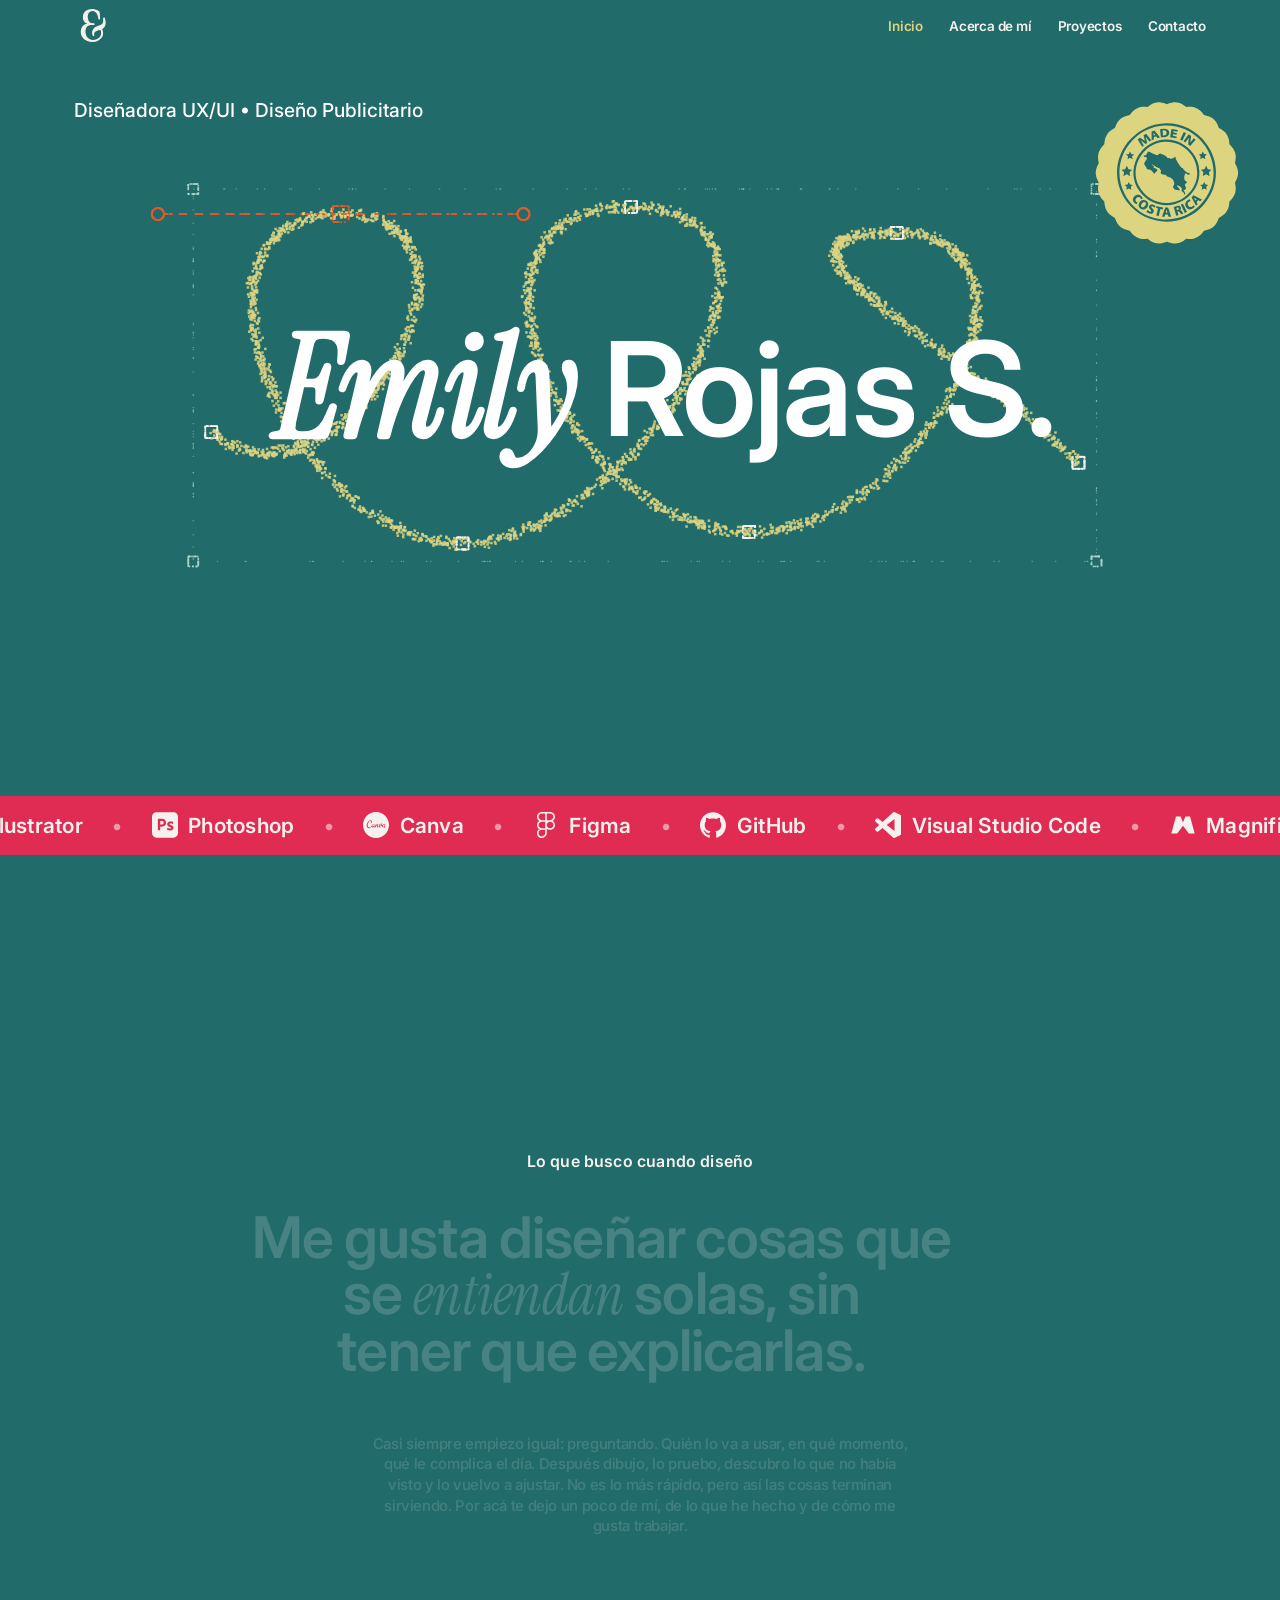
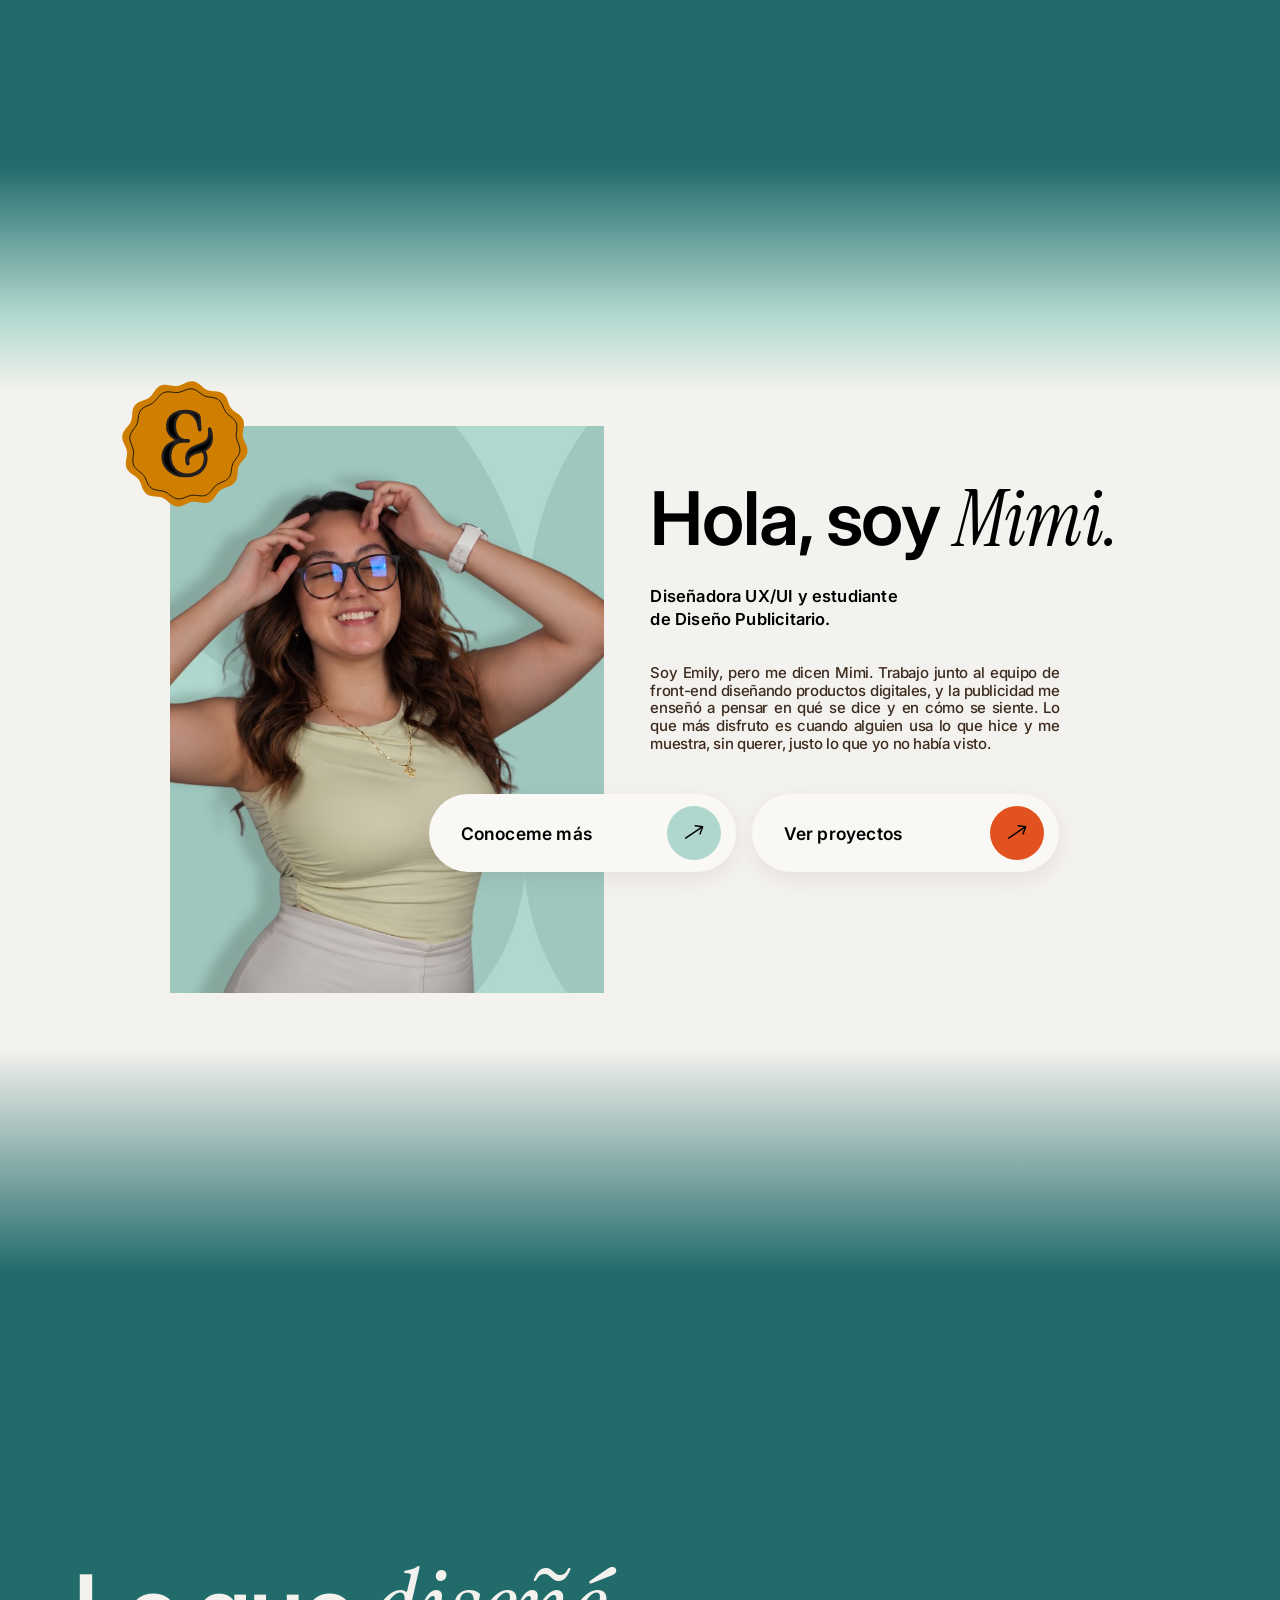
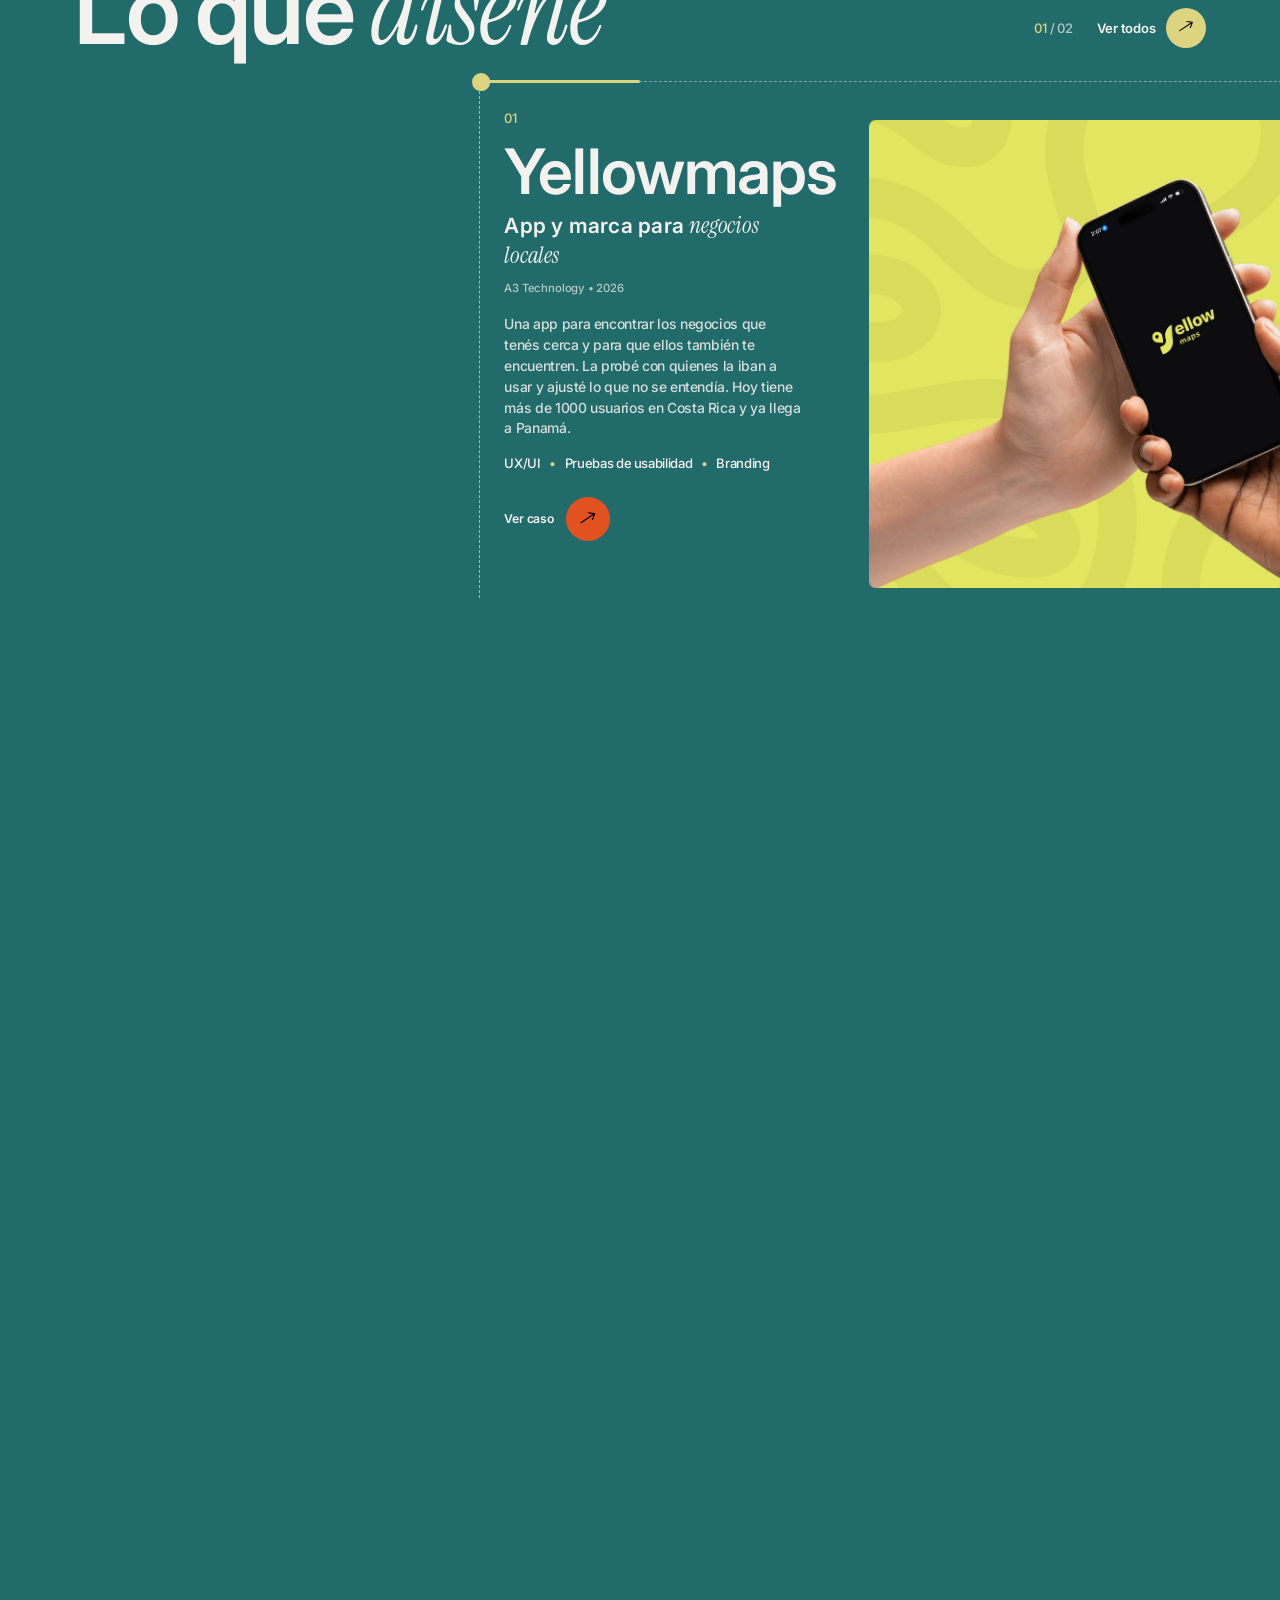
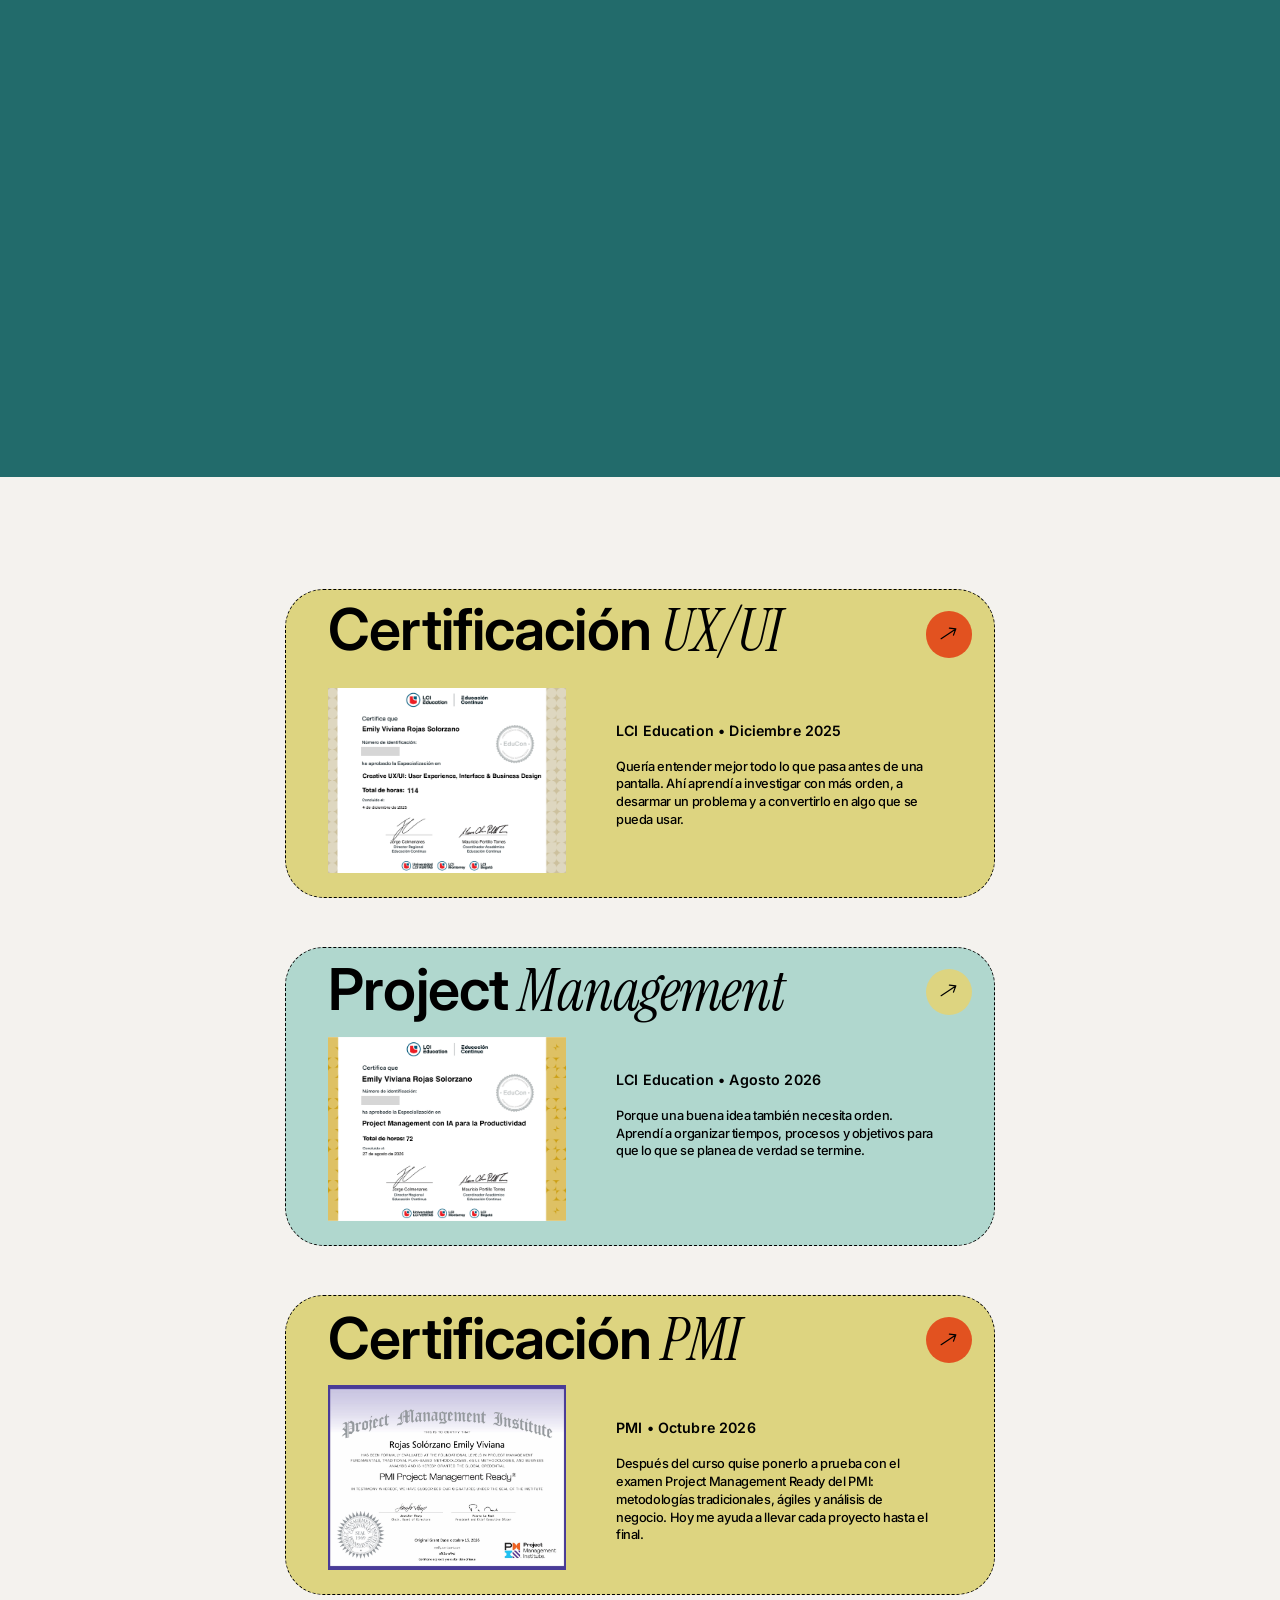
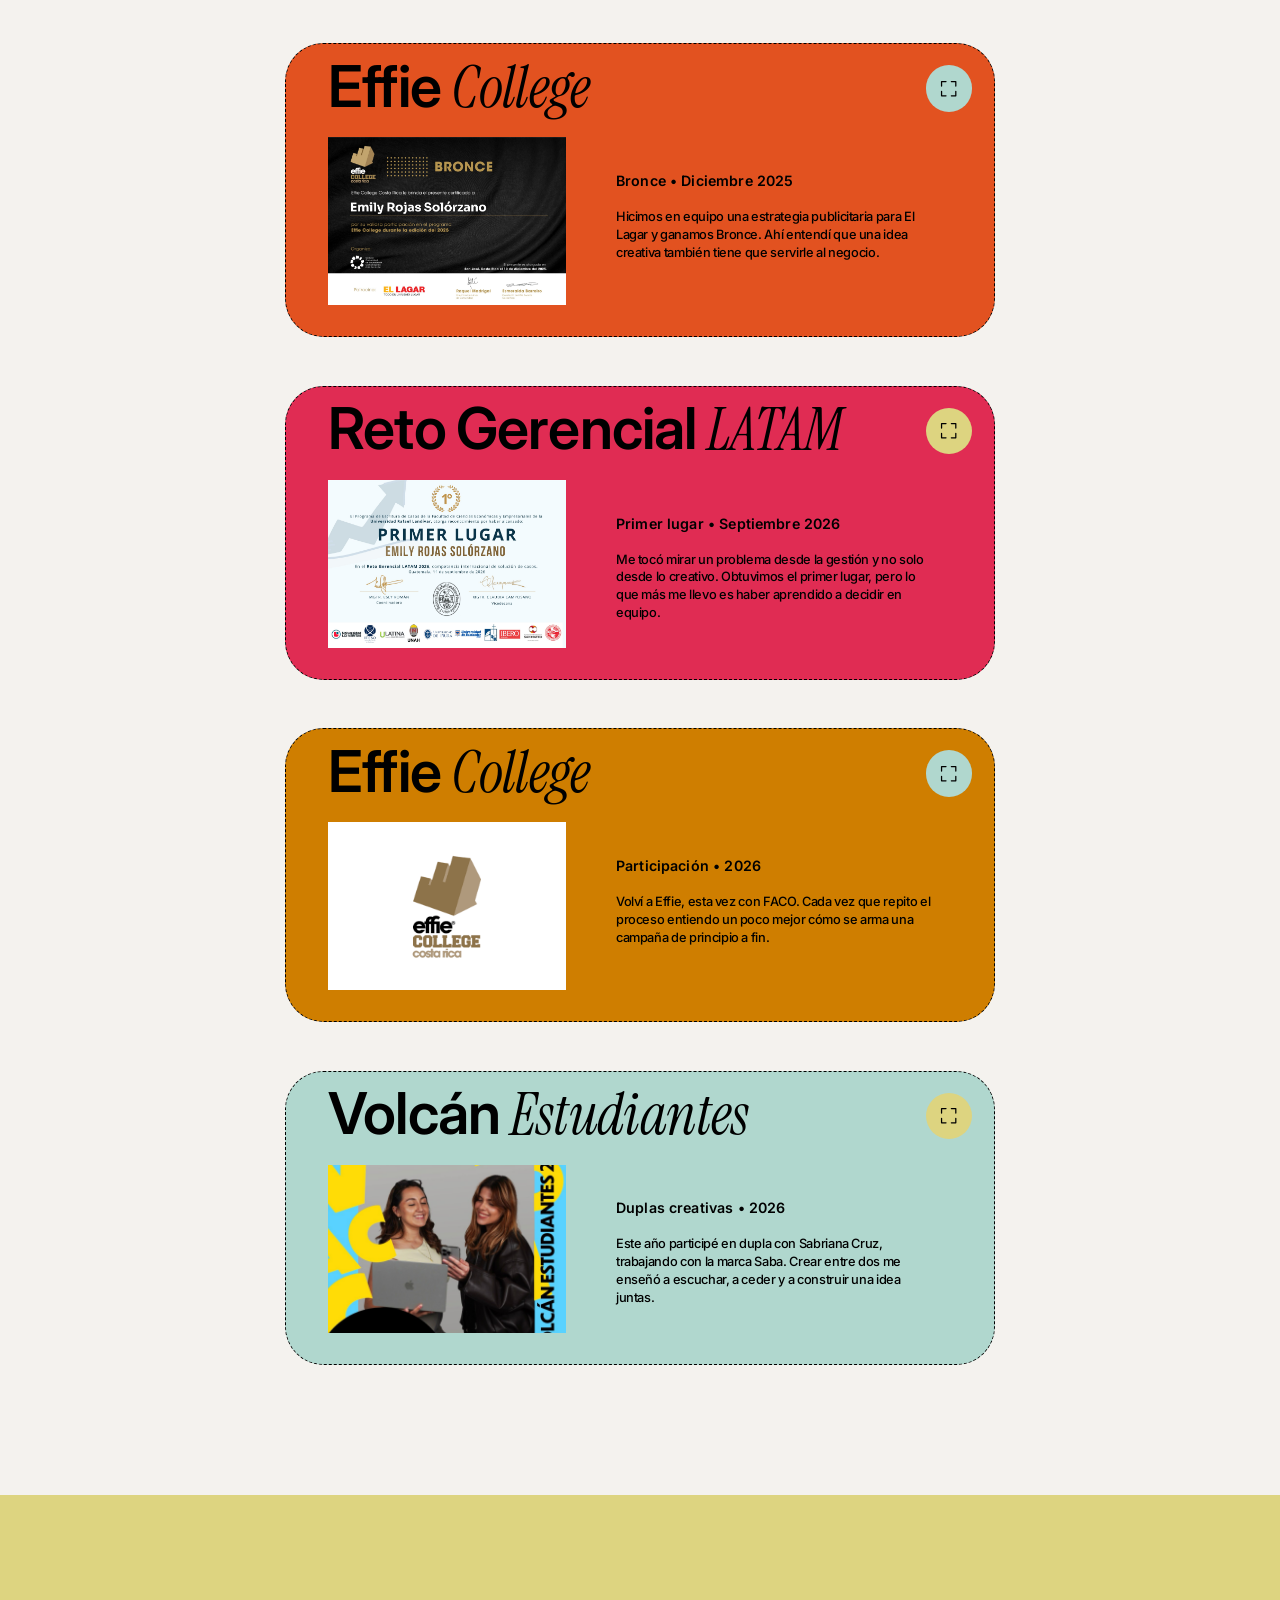
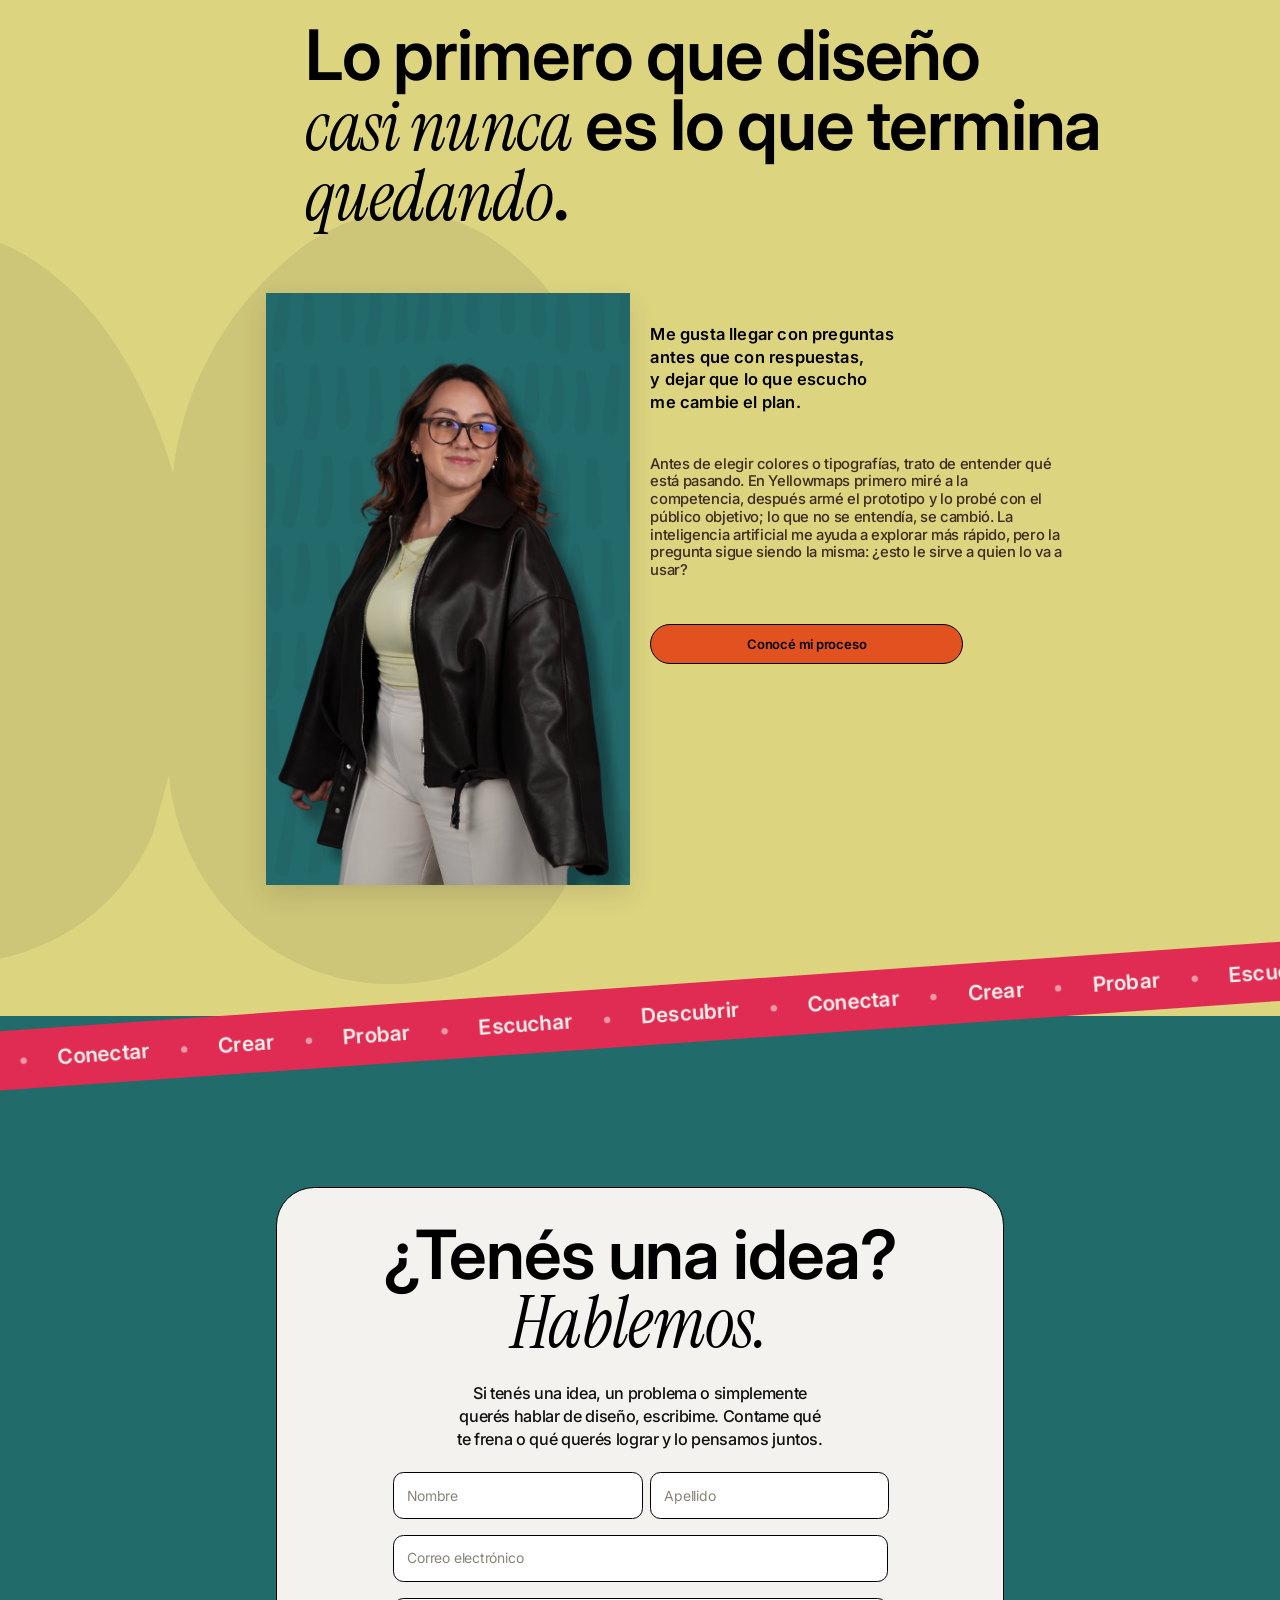
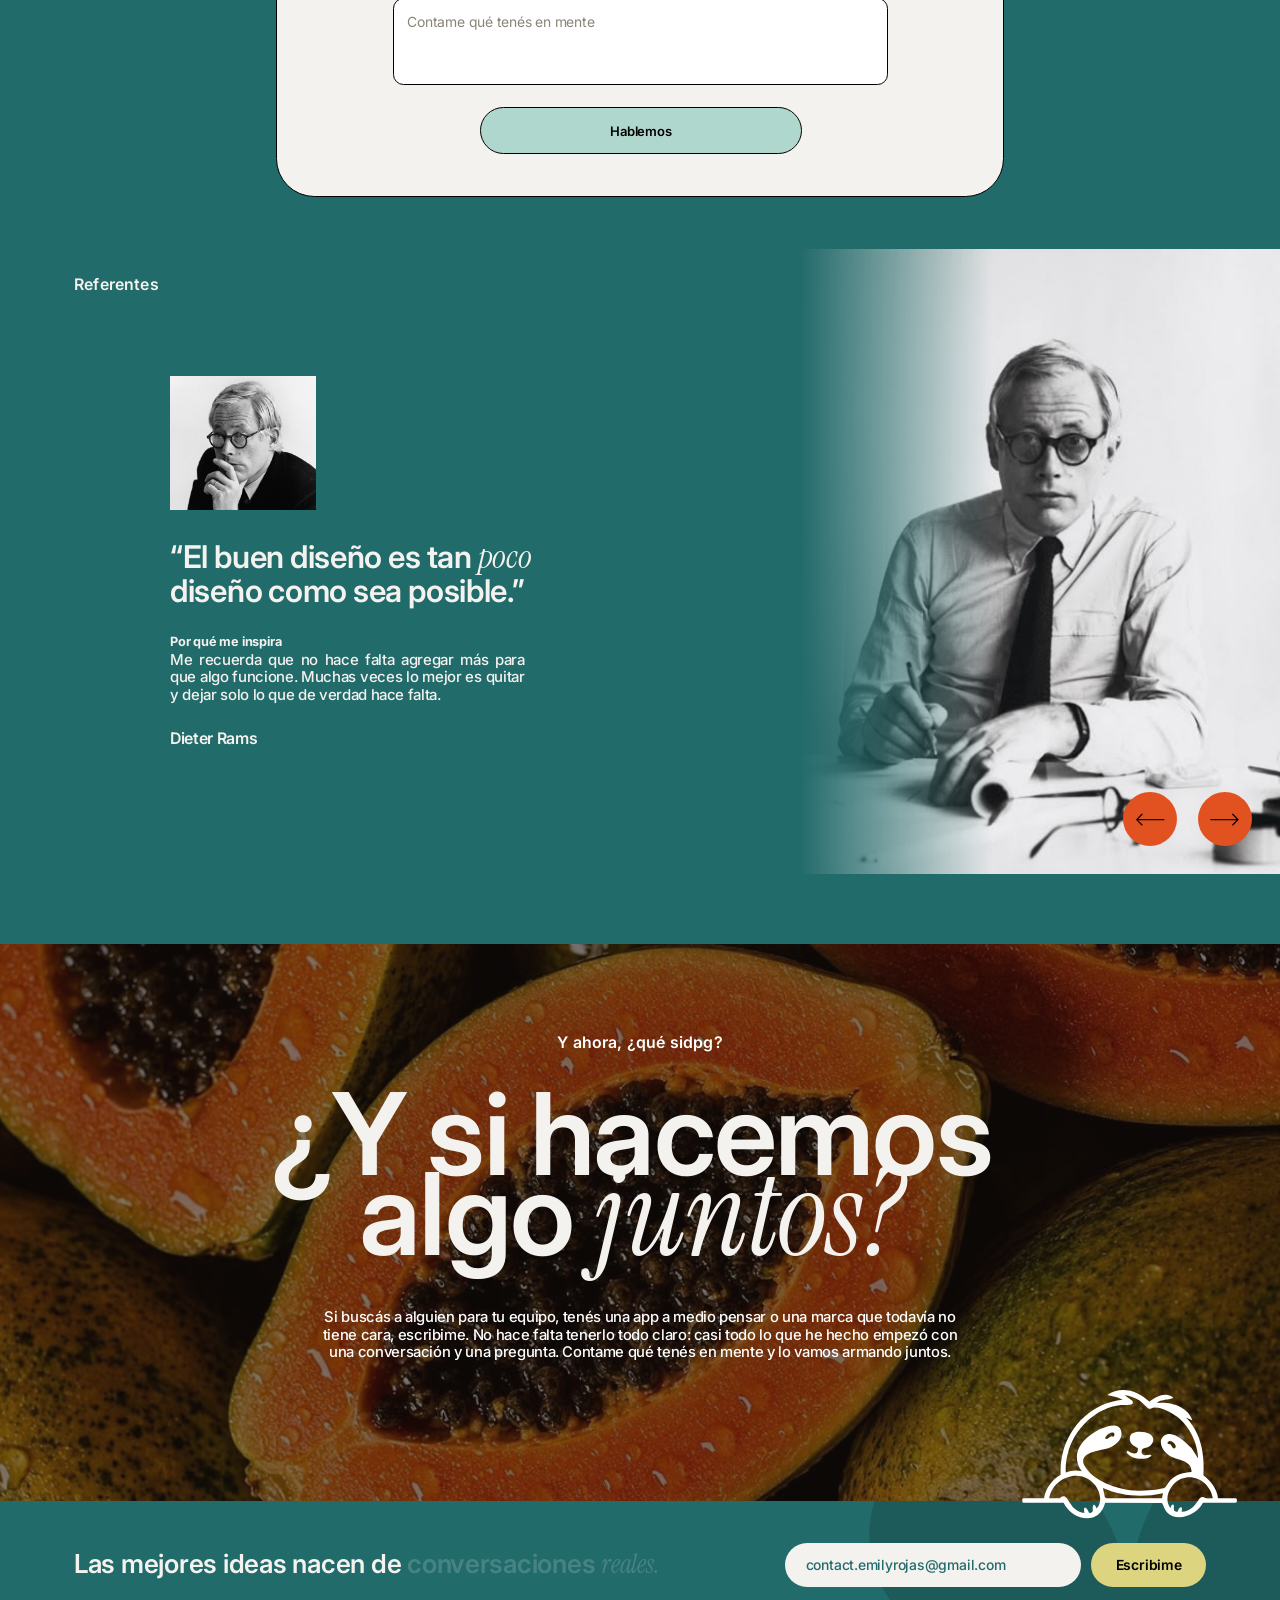
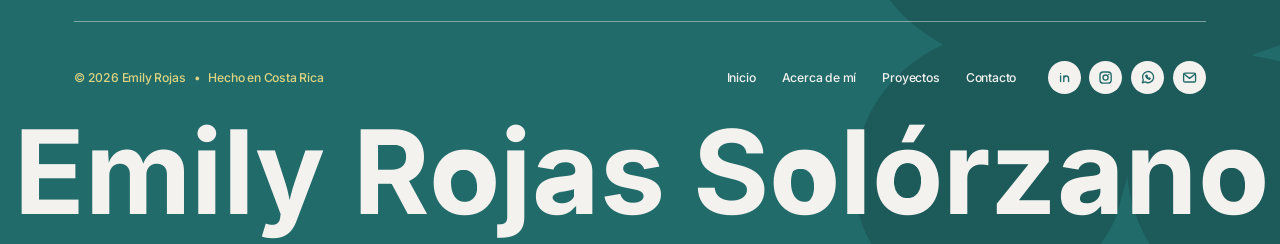
<file: index.html>
<!DOCTYPE html>
<html lang="es">
<head>
<meta charset="UTF-8">
<meta name="viewport" content="width=device-width, initial-scale=1.0">
<title>Emily Rojas Solórzano — Diseñadora UX/UI en Costa Rica</title>
<meta name="description" content="Emily Rojas Solórzano, diseñadora UX/UI y estudiante de Diseño Publicitario en Costa Rica. Primero pregunta y escucha, después diseña: así llegó a Yellowmaps, Ceipa y más.">
<meta property="og:type" content="website">
<meta property="og:title" content="Emily Rojas Solórzano — Diseñadora UX/UI en Costa Rica">
<meta property="og:description" content="Emily Rojas Solórzano, diseñadora UX/UI y estudiante de Diseño Publicitario en Costa Rica. Primero pregunta y escucha, después diseña: así llegó a Yellowmaps, Ceipa y más.">
<meta property="og:url" content="https://emilyyrojasss.github.io/Portafolio/">
<link rel="preconnect" href="https://fonts.googleapis.com">
<link rel="preconnect" href="https://fonts.gstatic.com" crossorigin>
<link href="https://fonts.googleapis.com/css2?family=Inter:ital,wght@0,300;0,400;0,500;0,600;0,700;0,800;1,500&family=Inter+Tight:wght@400;500;700;800&family=Instrument+Serif:ital@0;1&family=Shrikhand&display=swap" rel="stylesheet">
<link rel="stylesheet" href="assets/css/style.css?v=20261029">
</head>
<body>

<!-- SPLASH: greeting on first visit of the session, slides up to reveal the hero -->
<div class="splash" id="splash" aria-hidden="true">
  <div class="splash-inner">
    <svg class="splash-hola" viewBox="-30 -15 650 335" aria-hidden="true"><path class="splash-pen" pathLength="1" transform="skewX(-8)" d="M20 260C60 220 140 120 150 60C158 20 130 0 112 30C95 60 85 200 75 300C95 200 130 160 160 165C190 170 185 230 180 270C176 300 200 305 225 285C245 265 250 190 285 185C320 180 330 230 315 265C300 300 255 305 248 270C242 240 262 188 290 186C315 185 335 200 355 195C390 180 430 120 435 60C440 15 410 5 400 40C390 80 375 220 380 270C385 305 420 300 440 270C450 240 470 200 505 195C530 192 540 205 540 205C520 185 470 190 458 240C448 285 490 305 520 270C535 250 540 215 542 195C538 240 530 290 555 298C575 302 595 285 610 270"/></svg>
    <p class="splash-text"><span class="splash-word" style="--i:0"><span>bienvenido/a</span></span> <span class="splash-word" style="--i:1"><span>a</span></span> <span class="splash-word" style="--i:2"><span>mi</span></span> <span class="splash-word" style="--i:3"><span><em>portafolio</em></span></span></p>
  </div>
  <span class="splash-bar"></span>
</div>

<header class="site-header">
  <a href="index.html" class="logo" aria-label="Emily Rojas S."><svg viewBox="0 0 283.46 283.46" aria-hidden="true"><path d="M110.64,125.06l-9.43-3.48c-45.6-22.75-40.53-82.48,8.46-98.26,20.86-6.72,56.74-5.03,73.32,11,2.62,2.53,2.39,5.07,2.73,8.52,1.24,12.48,2.24,26.76,3.05,39.2.07,1.07.2,2.72.24,3.53.25,4.52-4.36,4.74-4.98.3-.3-2.13-.69-6.42-1.13-8.9-4.27-24.02-16.74-50.27-44.43-51.93-56.91-3.4-52.13,97.39-5.19,99.12,4.91.18,9.55.48,11.86.61,3.94.22,3.8,4.61-.03,4.55-5.06-.08-12.42-.06-19.41,0-58.48.54-57.34,87.36-14.23,111.49,33.96,19.01,86.61.78,93.01-40,1.46-9.26.93-26.52-5.83-33.81-3.39-3.66-7.44-1.98-11.66-1-18.45,4.29-48.11,14.23-41.45,37.28.63,2.18,1.48,8-1.34,8.09-3.31.1-4.08-6.32-4.54-8.79-4.92-26.54,4.18-42.95,28.22-53.86,15.4-6.99,36.05-10.24,46.36-24.77,7.74-10.92,7.44-25.56,5.88-38.17-.38-4.19,3.96-4.38,4.76-.95.95,4.06,4.07,16.71,4.57,21.27,2.13,19.67-.84,37.68-17.5,49.91-1.76,1.29-5.53,3.15-6.79,4.45-2.39,2.46.72,6.85,1.67,9.6,10.06,29.09-1.12,58.53-27.71,73.48-23.43,13.18-58.56,13.04-82.97,2.54-29.54-12.7-48.27-41.88-41.29-74.53,5.6-26.21,30.18-43.29,55.78-46.51Z"/></svg></a>

  <button class="nav-toggle" id="nav-toggle" aria-label="Toggle menu" aria-expanded="false">
    <span></span><span></span><span></span>
  </button>

  <nav class="main-nav">
    <a href="index.html" aria-current="page">Inicio</a>
    <a href="about.html">Acerca de mí</a>
    <a href="services.html">Proyectos</a>
    <a href="contact.html">Contacto</a>
  </nav>
</header>

<main>

  <!-- ORB SCENE: hero + intro + about are one block for the particle animation. The canvas
       (sticky) lives behind all three: a vector path in the hero, a scribble around the intro,
       and a tail that swoops down behind the "Hola, soy Mimi" photo. The dark sky covers
       hero + intro only; the about sits on paper and stays pinned while the projects slide over. -->
  <div class="orb-scene">
  <div class="orb-stage" aria-hidden="true"><canvas class="hero-orb"></canvas></div>

  <div class="orb-sky">
  <!-- HERO -->
  <section class="hero" id="inicio">
    <div class="hero-photos" aria-hidden="true">
      <div class="hero-photo"></div>
    </div>

    <p class="hero-tagline">Diseñadora UX/UI • Diseño Publicitario</p>

    <h1 class="hero-title"><em>Emily</em> Rojas S.</h1>

    <a href="services.html" class="hero-badge" aria-label="Hecho en Costa Rica: ver mis proyectos">
      <svg viewBox="0 0 220 220" aria-hidden="true"><polygon points="214.5,110.0 214.4,112.5 213.9,114.9 213.2,117.4 212.3,119.8 211.2,122.1 210.0,124.4 210.5,126.9 210.9,129.4 211.1,132.0 211.1,134.5 210.8,137.0 210.3,139.4 209.4,141.8 208.3,144.0 207.0,146.2 205.4,148.2 203.7,150.1 201.9,152.0 201.7,154.5 201.3,157.1 200.8,159.6 200.1,162.0 199.1,164.3 197.9,166.5 196.4,168.5 194.7,170.3 192.8,172.0 190.8,173.5 188.6,174.9 186.3,176.1 185.4,178.5 184.4,180.9 183.2,183.2 181.8,185.3 180.2,187.2 178.4,189.0 176.5,190.5 174.3,191.8 172.0,192.8 169.6,193.7 167.1,194.4 164.6,195.0 163.0,197.0 161.4,199.0 159.6,200.8 157.7,202.5 155.6,203.9 153.4,205.1 151.1,206.0 148.7,206.6 146.2,207.0 143.6,207.1 141.0,207.1 138.5,206.9 136.4,208.4 134.2,209.9 132.0,211.1 129.7,212.2 127.3,212.9 124.9,213.4 122.4,213.6 119.9,213.6 117.4,213.2 114.9,212.6 112.4,211.9 110.0,211.0 107.6,211.9 105.1,212.6 102.6,213.2 100.1,213.6 97.6,213.6 95.1,213.4 92.7,212.9 90.3,212.2 88.0,211.1 85.8,209.9 83.6,208.4 81.5,206.9 79.0,207.1 76.4,207.1 73.8,207.0 71.3,206.6 68.9,206.0 66.6,205.1 64.4,203.9 62.3,202.5 60.4,200.8 58.6,199.0 57.0,197.0 55.4,195.0 52.9,194.4 50.4,193.7 48.0,192.8 45.7,191.8 43.5,190.5 41.6,189.0 39.8,187.2 38.2,185.3 36.8,183.2 35.6,180.9 34.6,178.5 33.7,176.1 31.4,174.9 29.2,173.5 27.2,172.0 25.3,170.3 23.6,168.5 22.1,166.5 20.9,164.3 19.9,162.0 19.2,159.6 18.7,157.1 18.3,154.5 18.1,152.0 16.3,150.1 14.6,148.2 13.0,146.2 11.7,144.0 10.6,141.8 9.7,139.4 9.2,137.0 8.9,134.5 8.9,132.0 9.1,129.4 9.5,126.9 10.0,124.4 8.8,122.1 7.7,119.8 6.8,117.4 6.1,114.9 5.6,112.5 5.5,110.0 5.6,107.5 6.1,105.1 6.8,102.6 7.7,100.2 8.8,97.9 10.0,95.6 9.5,93.1 9.1,90.6 8.9,88.0 8.9,85.5 9.2,83.0 9.7,80.6 10.6,78.2 11.7,76.0 13.0,73.8 14.6,71.8 16.3,69.9 18.1,68.0 18.3,65.5 18.7,62.9 19.2,60.4 19.9,58.0 20.9,55.7 22.1,53.5 23.6,51.5 25.3,49.7 27.2,48.0 29.2,46.5 31.4,45.1 33.7,43.9 34.6,41.5 35.6,39.1 36.8,36.8 38.2,34.7 39.8,32.8 41.6,31.0 43.5,29.5 45.7,28.2 48.0,27.2 50.4,26.3 52.9,25.6 55.4,25.0 57.0,23.0 58.6,21.0 60.4,19.2 62.3,17.5 64.4,16.1 66.6,14.9 68.9,14.0 71.3,13.4 73.8,13.0 76.4,12.9 79.0,12.9 81.5,13.1 83.6,11.6 85.8,10.1 88.0,8.9 90.3,7.8 92.7,7.1 95.1,6.6 97.6,6.4 100.1,6.4 102.6,6.8 105.1,7.4 107.6,8.1 110.0,9.0 112.4,8.1 114.9,7.4 117.4,6.8 119.9,6.4 122.4,6.4 124.9,6.6 127.3,7.1 129.7,7.8 132.0,8.9 134.2,10.1 136.4,11.6 138.5,13.1 141.0,12.9 143.6,12.9 146.2,13.0 148.7,13.4 151.1,14.0 153.4,14.9 155.6,16.1 157.7,17.5 159.6,19.2 161.4,21.0 163.0,23.0 164.6,25.0 167.1,25.6 169.6,26.3 172.0,27.2 174.3,28.2 176.5,29.5 178.4,31.0 180.2,32.8 181.8,34.7 183.2,36.8 184.4,39.1 185.4,41.5 186.3,43.9 188.6,45.1 190.8,46.5 192.8,48.0 194.7,49.7 196.4,51.5 197.9,53.5 199.1,55.7 200.1,58.0 200.8,60.4 201.3,62.9 201.7,65.5 201.9,68.0 203.7,69.9 205.4,71.8 207.0,73.8 208.3,76.0 209.4,78.2 210.3,80.6 210.8,83.0 211.1,85.5 211.1,88.0 210.9,90.6 210.5,93.1 210.0,95.6 211.2,97.9 212.3,100.2 213.2,102.6 213.9,105.1 214.4,107.5"/></svg>
      <img src="assets/img/made%20in%20costa%20rica/costa%20rica-10-turquesa.svg" alt="">
    </a>

    <div class="ribbon hero-ribbon" role="group" aria-label="Herramientas que uso para crear: Illustrator, Photoshop, Canva, Figma, GitHub, Visual Studio Code, Magnific, CapCut">
      <ul class="ribbon-track"><li class="ribbon-item"><i class="ribbon-logo ribbon-logo--adobeillustrator" aria-hidden="true"></i><span>Illustrator</span></li><li class="ribbon-dot" aria-hidden="true">•</li><li class="ribbon-item"><i class="ribbon-logo ribbon-logo--adobephotoshop" aria-hidden="true"></i><span>Photoshop</span></li><li class="ribbon-dot" aria-hidden="true">•</li><li class="ribbon-item"><i class="ribbon-logo ribbon-logo--canva" aria-hidden="true"></i><span>Canva</span></li><li class="ribbon-dot" aria-hidden="true">•</li><li class="ribbon-item"><i class="ribbon-logo ribbon-logo--figma" aria-hidden="true"></i><span>Figma</span></li><li class="ribbon-dot" aria-hidden="true">•</li><li class="ribbon-item"><i class="ribbon-logo ribbon-logo--github" aria-hidden="true"></i><span>GitHub</span></li><li class="ribbon-dot" aria-hidden="true">•</li><li class="ribbon-item"><i class="ribbon-logo ribbon-logo--visualstudiocode" aria-hidden="true"></i><span>Visual Studio Code</span></li><li class="ribbon-dot" aria-hidden="true">•</li><li class="ribbon-item"><i class="ribbon-logo ribbon-logo--magnific" aria-hidden="true"></i><span>Magnific</span></li><li class="ribbon-dot" aria-hidden="true">•</li><li class="ribbon-item"><i class="ribbon-logo ribbon-logo--capcut" aria-hidden="true"></i><span class="ribbon-sr">CapCut</span></li><li class="ribbon-dot" aria-hidden="true">•</li></ul>
      <ul class="ribbon-track" aria-hidden="true"><li class="ribbon-item"><i class="ribbon-logo ribbon-logo--adobeillustrator" aria-hidden="true"></i><span>Illustrator</span></li><li class="ribbon-dot" aria-hidden="true">•</li><li class="ribbon-item"><i class="ribbon-logo ribbon-logo--adobephotoshop" aria-hidden="true"></i><span>Photoshop</span></li><li class="ribbon-dot" aria-hidden="true">•</li><li class="ribbon-item"><i class="ribbon-logo ribbon-logo--canva" aria-hidden="true"></i><span>Canva</span></li><li class="ribbon-dot" aria-hidden="true">•</li><li class="ribbon-item"><i class="ribbon-logo ribbon-logo--figma" aria-hidden="true"></i><span>Figma</span></li><li class="ribbon-dot" aria-hidden="true">•</li><li class="ribbon-item"><i class="ribbon-logo ribbon-logo--github" aria-hidden="true"></i><span>GitHub</span></li><li class="ribbon-dot" aria-hidden="true">•</li><li class="ribbon-item"><i class="ribbon-logo ribbon-logo--visualstudiocode" aria-hidden="true"></i><span>Visual Studio Code</span></li><li class="ribbon-dot" aria-hidden="true">•</li><li class="ribbon-item"><i class="ribbon-logo ribbon-logo--magnific" aria-hidden="true"></i><span>Magnific</span></li><li class="ribbon-dot" aria-hidden="true">•</li><li class="ribbon-item"><i class="ribbon-logo ribbon-logo--capcut" aria-hidden="true"></i><span class="ribbon-sr">CapCut</span></li><li class="ribbon-dot" aria-hidden="true">•</li></ul>
    </div>
  </section>

  <!-- INTRO -->
  <section class="intro" id="about">
    <p class="intro-eyebrow">Lo que busco cuando diseño</p>
    <h2 class="intro-title">Me gusta diseñar cosas que <br>se <em>entiendan</em> solas, sin <br>tener que explicarlas.</h2>
    <p class="intro-copy">Casi siempre empiezo igual: preguntando. Quién lo va a usar, en qué momento, qué le complica el día. Después dibujo, lo pruebo, descubro lo que no había visto y lo vuelvo a ajustar. No es lo más rápido, pero así las cosas terminan sirviendo. Por acá te dejo un poco de mí, de lo que he hecho y de cómo me gusta trabajar.</p>
  </section>
  </div>

  <!-- ABOUT -->
  <section class="about">
    <div class="about-inner">
      <div class="about-photo">
        <div class="about-badge" aria-hidden="true">
          <svg viewBox="0 0 220 220">
            <polygon class="badge-fill" points="213.0,110.0 214.2,112.7 215.2,115.5 215.9,118.3 216.2,121.2 216.1,124.0 215.5,126.7 214.5,129.4 213.0,131.9 211.4,134.3 209.5,136.7 207.6,138.9 205.7,141.1 204.0,143.3 202.6,145.5 201.5,147.9 200.6,150.3 200.0,152.9 199.7,155.7 199.4,158.6 199.2,161.5 198.9,164.5 198.4,167.4 197.6,170.2 196.4,172.8 194.9,175.1 193.0,177.2 190.8,179.0 188.3,180.5 185.6,181.8 182.8,182.8 180.0,183.8 177.3,184.8 174.8,185.9 172.4,187.1 170.3,188.5 168.3,190.3 166.5,192.2 164.8,194.4 163.2,196.8 161.5,199.2 159.7,201.6 157.8,203.9 155.7,205.9 153.4,207.6 150.9,208.9 148.3,209.7 145.5,210.1 142.6,210.2 139.6,209.9 136.7,209.5 133.8,209.0 130.9,208.4 128.2,208.1 125.5,208.0 122.9,208.2 120.4,208.7 117.8,209.5 115.3,210.5 112.7,211.7 110.0,213.0 107.3,214.2 104.5,215.2 101.7,215.9 98.8,216.2 96.0,216.1 93.3,215.5 90.6,214.5 88.1,213.0 85.7,211.4 83.3,209.5 81.1,207.6 78.9,205.7 76.7,204.0 74.5,202.6 72.1,201.5 69.7,200.6 67.1,200.0 64.3,199.7 61.4,199.4 58.5,199.2 55.5,198.9 52.6,198.4 49.8,197.6 47.2,196.4 44.9,194.9 42.8,193.0 41.0,190.8 39.5,188.3 38.2,185.6 37.2,182.8 36.2,180.0 35.2,177.3 34.1,174.8 32.9,172.4 31.5,170.3 29.7,168.3 27.8,166.5 25.6,164.8 23.2,163.2 20.8,161.5 18.4,159.7 16.1,157.8 14.1,155.7 12.4,153.4 11.1,150.9 10.3,148.3 9.9,145.5 9.8,142.6 10.1,139.6 10.5,136.7 11.0,133.8 11.6,130.9 11.9,128.2 12.0,125.5 11.8,122.9 11.3,120.4 10.5,117.8 9.5,115.3 8.3,112.7 7.0,110.0 5.8,107.3 4.8,104.5 4.1,101.7 3.8,98.8 3.9,96.0 4.5,93.3 5.5,90.6 7.0,88.1 8.6,85.7 10.5,83.3 12.4,81.1 14.3,78.9 16.0,76.7 17.4,74.5 18.5,72.1 19.4,69.7 20.0,67.1 20.3,64.3 20.6,61.4 20.8,58.5 21.1,55.5 21.6,52.6 22.4,49.8 23.6,47.2 25.1,44.9 27.0,42.8 29.2,41.0 31.7,39.5 34.4,38.2 37.2,37.2 40.0,36.2 42.7,35.2 45.2,34.1 47.6,32.9 49.7,31.5 51.7,29.7 53.5,27.8 55.2,25.6 56.8,23.2 58.5,20.8 60.3,18.4 62.2,16.1 64.3,14.1 66.6,12.4 69.1,11.1 71.7,10.3 74.5,9.9 77.4,9.8 80.4,10.1 83.3,10.5 86.2,11.0 89.1,11.6 91.8,11.9 94.5,12.0 97.1,11.8 99.6,11.3 102.2,10.5 104.7,9.5 107.3,8.3 110.0,7.0 112.7,5.8 115.5,4.8 118.3,4.1 121.2,3.8 124.0,3.9 126.7,4.5 129.4,5.5 131.9,7.0 134.3,8.6 136.7,10.5 138.9,12.4 141.1,14.3 143.3,16.0 145.5,17.4 147.9,18.5 150.3,19.4 152.9,20.0 155.7,20.3 158.6,20.6 161.5,20.8 164.5,21.1 167.4,21.6 170.2,22.4 172.8,23.6 175.1,25.1 177.2,27.0 179.0,29.2 180.5,31.7 181.8,34.4 182.8,37.2 183.8,40.0 184.8,42.7 185.9,45.2 187.1,47.6 188.5,49.7 190.3,51.7 192.2,53.5 194.4,55.2 196.8,56.8 199.2,58.5 201.6,60.3 203.9,62.2 205.9,64.3 207.6,66.6 208.9,69.1 209.7,71.7 210.1,74.5 210.2,77.4 209.9,80.4 209.5,83.3 209.0,86.2 208.4,89.1 208.1,91.8 208.0,94.5 208.2,97.1 208.7,99.6 209.5,102.2 210.5,104.7 211.7,107.3"/>
            <polygon class="badge-line" points="201.0,110.0 201.9,112.4 202.6,114.9 203.1,117.3 203.3,119.8 203.2,122.3 202.7,124.7 201.9,127.0 200.7,129.3 199.4,131.5 197.9,133.6 196.4,135.6 194.9,137.6 193.5,139.6 192.3,141.6 191.3,143.7 190.5,145.9 189.9,148.1 189.5,150.5 189.2,153.0 188.8,155.5 188.4,158.0 187.8,160.5 187.0,162.9 185.9,165.2 184.6,167.2 182.9,169.1 181.0,170.7 178.9,172.1 176.7,173.3 174.3,174.3 172.0,175.3 169.7,176.3 167.5,177.4 165.5,178.5 163.6,179.8 161.8,181.3 160.2,183.0 158.6,184.8 157.1,186.8 155.5,188.8 153.9,190.8 152.1,192.7 150.2,194.3 148.2,195.7 146.0,196.8 143.6,197.6 141.2,198.1 138.7,198.2 136.1,198.1 133.6,197.9 131.0,197.6 128.6,197.3 126.1,197.1 123.8,197.1 121.5,197.2 119.2,197.7 116.9,198.3 114.7,199.1 112.4,200.0 110.0,201.0 107.6,201.9 105.1,202.6 102.7,203.1 100.2,203.3 97.7,203.2 95.3,202.7 93.0,201.9 90.7,200.7 88.5,199.4 86.4,197.9 84.4,196.4 82.4,194.9 80.4,193.5 78.4,192.3 76.3,191.3 74.1,190.5 71.9,189.9 69.5,189.5 67.0,189.2 64.5,188.8 62.0,188.4 59.5,187.8 57.1,187.0 54.8,185.9 52.8,184.6 50.9,182.9 49.3,181.0 47.9,178.9 46.7,176.7 45.7,174.3 44.7,172.0 43.7,169.7 42.6,167.5 41.5,165.5 40.2,163.6 38.7,161.8 37.0,160.2 35.2,158.6 33.2,157.1 31.2,155.5 29.2,153.9 27.3,152.1 25.7,150.2 24.3,148.2 23.2,146.0 22.4,143.6 21.9,141.2 21.8,138.7 21.9,136.1 22.1,133.6 22.4,131.0 22.7,128.6 22.9,126.1 22.9,123.8 22.8,121.5 22.3,119.2 21.7,116.9 20.9,114.7 20.0,112.4 19.0,110.0 18.1,107.6 17.4,105.1 16.9,102.7 16.7,100.2 16.8,97.7 17.3,95.3 18.1,93.0 19.3,90.7 20.6,88.5 22.1,86.4 23.6,84.4 25.1,82.4 26.5,80.4 27.7,78.4 28.7,76.3 29.5,74.1 30.1,71.9 30.5,69.5 30.8,67.0 31.2,64.5 31.6,62.0 32.2,59.5 33.0,57.1 34.1,54.8 35.4,52.8 37.1,50.9 39.0,49.3 41.1,47.9 43.3,46.7 45.7,45.7 48.0,44.7 50.3,43.7 52.5,42.6 54.5,41.5 56.4,40.2 58.2,38.7 59.8,37.0 61.4,35.2 62.9,33.2 64.5,31.2 66.1,29.2 67.9,27.3 69.8,25.7 71.8,24.3 74.0,23.2 76.4,22.4 78.8,21.9 81.3,21.8 83.9,21.9 86.4,22.1 89.0,22.4 91.4,22.7 93.9,22.9 96.2,22.9 98.5,22.8 100.8,22.3 103.1,21.7 105.3,20.9 107.6,20.0 110.0,19.0 112.4,18.1 114.9,17.4 117.3,16.9 119.8,16.7 122.3,16.8 124.7,17.3 127.0,18.1 129.3,19.3 131.5,20.6 133.6,22.1 135.6,23.6 137.6,25.1 139.6,26.5 141.6,27.7 143.7,28.7 145.9,29.5 148.1,30.1 150.5,30.5 153.0,30.8 155.5,31.2 158.0,31.6 160.5,32.2 162.9,33.0 165.2,34.1 167.2,35.4 169.1,37.1 170.7,39.0 172.1,41.1 173.3,43.3 174.3,45.7 175.3,48.0 176.3,50.3 177.4,52.5 178.5,54.5 179.8,56.4 181.3,58.2 183.0,59.8 184.8,61.4 186.8,62.9 188.8,64.5 190.8,66.1 192.7,67.9 194.3,69.8 195.7,71.8 196.8,74.0 197.6,76.4 198.1,78.8 198.2,81.3 198.1,83.9 197.9,86.4 197.6,89.0 197.3,91.4 197.1,93.9 197.1,96.2 197.2,98.5 197.7,100.8 198.3,103.1 199.1,105.3 200.0,107.6"/>
            <image href="assets/img/logo%20e.svg" x="19" y="11" width="190" height="190"/>
          </svg>
        </div>
      </div>

      <div class="about-copy">
        <h2 class="about-title">Hola, soy <em>Mimi.</em></h2>
        <p class="about-sub">Diseñadora UX/UI y estudiante <br>de Diseño Publicitario.</p>
        <p class="about-text">Soy Emily, pero me dicen Mimi. Trabajo junto al equipo de front-end diseñando productos digitales, y la publicidad me enseñó a pensar en qué se dice y en cómo se siente. Lo que más disfruto es cuando alguien usa lo que hice y me muestra, sin querer, justo lo que yo no había visto.</p>
        <div class="about-actions">
          <a href="about.html" class="pill"><span>Conoceme más</span><i class="pill-icon pill-lavender"><svg viewBox="0 0 24 24" aria-hidden="true"><path d="M3.5 16.5 20 5.5M12.8 4.6 20 5.5l-2.6 7"/></svg></i></a>
          <a href="services.html" class="pill"><span>Ver proyectos</span><i class="pill-icon pill-orange"><svg viewBox="0 0 24 24" aria-hidden="true"><path d="M3.5 16.5 20 5.5M12.8 4.6 20 5.5l-2.6 7"/></svg></i></a>
        </div>
      </div>
    </div>
  </section>
  </div>

  <!-- PROJECTS: slides over the pinned about; the stage pins and the pieces of each case slide sideways with the scroll -->
  <section class="feel feel--projects" id="proyectos">
    <div class="hs">
      <div class="hs-stage">
        <div class="hs-head">
          <h2 class="feel-title">Lo que <em>diseñé</em></h2>
          <div class="hs-meta">
            <p class="hs-count" aria-hidden="true"><span class="hs-now">01</span> / 02</p>
            <a href="services.html" class="hs-all">Ver todos<i class="pill-icon pill-butter"><svg viewBox="0 0 24 24" aria-hidden="true"><path d="M3.5 16.5 20 5.5M12.8 4.6 20 5.5l-2.6 7"/></svg></i></a>
          </div>
        </div>
        <div class="hs-view">
          <div class="hs-track">
            <span class="hs-line" aria-hidden="true"><span class="hs-fill"></span></span>
        <a href="services.html#pj" class="hs-info" data-hs="1">
          <p class="hs-num">01</p>
          <h3 class="hs-name">Yellowmaps</h3>
          <p class="hs-sub">App y marca para <em>negocios locales</em></p>
          <p class="hs-client">A3 Technology • 2026</p>
          <p class="hs-text">Una app para encontrar los negocios que tenés cerca y para que ellos también te encuentren. La probé con quienes la iban a usar y ajusté lo que no se entendía. Hoy tiene más de 1000 usuarios en Costa Rica y ya llega a Panamá.</p>
          <ul class="hs-tags"><li>UX/UI</li><li>Pruebas de usabilidad</li><li>Branding</li></ul>
          <span class="hs-link">Ver caso<i class="pill-icon pill-orange"><svg viewBox="0 0 24 24" aria-hidden="true"><path d="M3.5 16.5 20 5.5M12.8 4.6 20 5.5l-2.6 7"/></svg></i></span>
        </a>
        <a href="services.html#pj" class="hs-shot" style="--ar:1.778" tabindex="-1"><img src="assets/img/yellowmaps/web/portada.jpg" alt="Dos manos sostienen un celular con la app de Yellowmaps" width="1920" height="1080" loading="lazy" decoding="async"></a>
        <a href="services.html#pj-freelance" class="hs-info" data-hs="2">
          <p class="hs-num">02</p>
          <h3 class="hs-name">Ceipa</h3>
          <p class="hs-sub">Identidad para <em>una comunidad</em></p>
          <p class="hs-client">Freelance</p>
          <p class="hs-text">Un grupo de jóvenes que vive la fe en lo de todos los días, más cerca de la naturaleza que de un templo. De ahí salió todo: logo, sublogos, paleta, línea gráfica y piezas para redes.</p>
          <ul class="hs-tags"><li>Identidad de marca</li><li>Logo</li><li>Redes sociales</li></ul>
          <span class="hs-link">Ver caso<i class="pill-icon pill-lavender"><svg viewBox="0 0 24 24" aria-hidden="true"><path d="M3.5 16.5 20 5.5M12.8 4.6 20 5.5l-2.6 7"/></svg></i></span>
        </a>
        <a href="services.html#pj-freelance" class="hs-shot" style="--ar:1.784" tabindex="-1"><img src="assets/img/ceipa/portada.jpg" alt="Dos jóvenes conversan en una casita entre plantas, con el isotipo de Ceipa encima" width="2216" height="1242" loading="lazy" decoding="async"></a>
          </div>
        </div>
      </div>
    </div>
  </section>

  <!-- COACHING OFFERS (stacked cards) -->
  <section class="coaching" id="certificaciones">
    <a href="https://www.credential.net/profile/emilyvivianarojassolorzano163634/wallet" target="_blank" rel="noopener" class="coach-card coach-card--individual" style="--i:0">
      <h2 class="coach-title">Certificación <em>UX/UI</em></h2>
      <i class="pill-icon pill-orange coach-arrow"><svg viewBox="0 0 24 24" aria-hidden="true"><path d="M3.5 16.5 20 5.5M12.8 4.6 20 5.5l-2.6 7"/></svg></i>
      <div class="coach-photo coach-photo--individual" role="img" aria-label="Certificación UX/UI de LCI Education"></div>
      <div class="coach-copy">
        <p class="coach-sub">LCI Education • Diciembre 2025</p>
        <p class="coach-text">Quería entender mejor todo lo que pasa antes de una pantalla. Ahí aprendí a investigar con más orden, a desarmar un problema y a convertirlo en algo que se pueda usar.</p>
      </div>
    </a>
    <a href="https://www.credential.net/profile/emilyvivianarojassolorzano163634/wallet" target="_blank" rel="noopener" class="coach-card coach-card--group" style="--i:1">
      <h2 class="coach-title">Project <em>Management</em></h2>
      <i class="pill-icon pill-butter coach-arrow"><svg viewBox="0 0 24 24" aria-hidden="true"><path d="M3.5 16.5 20 5.5M12.8 4.6 20 5.5l-2.6 7"/></svg></i>
      <div class="coach-photo coach-photo--group" role="img" aria-label="Certificación Project Management de LCI Education"></div>
      <div class="coach-copy">
        <p class="coach-sub">LCI Education • Agosto 2026</p>
        <p class="coach-text">Porque una buena idea también necesita orden. Aprendí a organizar tiempos, procesos y objetivos para que lo que se planea de verdad se termine.</p>
      </div>
    </a>
    <a href="https://www.credly.com/badges/a0c5c575-726b-4f26-812d-06de3cee8f2a" target="_blank" rel="noopener" class="coach-card coach-card--pmi" style="--i:2">
      <h2 class="coach-title">Certificación <em>PMI</em></h2>
      <i class="pill-icon pill-orange coach-arrow"><svg viewBox="0 0 24 24" aria-hidden="true"><path d="M3.5 16.5 20 5.5M12.8 4.6 20 5.5l-2.6 7"/></svg></i>
      <div class="coach-photo coach-photo--pmi" role="img" aria-label="Certificación PMI Project Management Ready del Project Management Institute"></div>
      <div class="coach-copy">
        <p class="coach-sub">PMI • Octubre 2026</p>
        <p class="coach-text">Después del curso quise ponerlo a prueba con el examen Project Management Ready del PMI: metodologías tradicionales, ágiles y análisis de negocio. Hoy me ayuda a llevar cada proyecto hasta el final.</p>
      </div>
    </a>
    <div class="coach-card coach-card--intensive" style="--i:3">
      <h2 class="coach-title">Effie <em>College</em></h2>
      <i class="pill-icon pill-lavender coach-arrow" data-zoom="assets/img/certificados/cert-effie-bronce.jpg" role="button" tabindex="0" aria-label="Ampliar el certificado de Effie College, Bronce"><svg viewBox="0 0 24 24" aria-hidden="true"><path d="M4 9V4h5M20 9V4h-5M4 15v5h5M20 15v5h-5"/></svg></i>
      <div class="coach-photo coach-photo--intensive" data-zoom="assets/img/certificados/cert-effie-bronce.jpg" tabindex="0" role="button" aria-label="Ampliar el certificado de Effie College, Bronce"></div>
      <div class="coach-copy">
        <p class="coach-sub">Bronce • Diciembre 2025</p>
        <p class="coach-text">Hicimos en equipo una estrategia publicitaria para El Lagar y ganamos Bronce. Ahí entendí que una idea creativa también tiene que servirle al negocio.</p>
      </div>
    </div>
    <div class="coach-card coach-card--fourth" style="--i:4">
      <h2 class="coach-title">Reto Gerencial <em>LATAM</em></h2>
      <i class="pill-icon pill-butter coach-arrow" data-zoom="assets/img/certificados/cert-reto-gerencial-latam.jpg" role="button" tabindex="0" aria-label="Ampliar el certificado del Reto Gerencial LATAM"><svg viewBox="0 0 24 24" aria-hidden="true"><path d="M4 9V4h5M20 9V4h-5M4 15v5h5M20 15v5h-5"/></svg></i>
      <div class="coach-photo coach-photo--fourth" data-zoom="assets/img/certificados/cert-reto-gerencial-latam.jpg" tabindex="0" role="button" aria-label="Ampliar el certificado del Reto Gerencial LATAM"></div>
      <div class="coach-copy">
        <p class="coach-sub">Primer lugar • Septiembre 2026</p>
        <p class="coach-text">Me tocó mirar un problema desde la gestión y no solo desde lo creativo. Obtuvimos el primer lugar, pero lo que más me llevo es haber aprendido a decidir en equipo.</p>
      </div>
    </div>
    <div class="coach-card coach-card--fifth" style="--i:5">
      <h2 class="coach-title">Effie <em>College</em></h2>
      <i class="pill-icon pill-lavender coach-arrow" data-zoom="assets/img/certificados/effie-college-costa-rica.png" role="button" tabindex="0" aria-label="Ampliar el logo de Effie College Costa Rica"><svg viewBox="0 0 24 24" aria-hidden="true"><path d="M4 9V4h5M20 9V4h-5M4 15v5h5M20 15v5h-5"/></svg></i>
      <div class="coach-photo coach-photo--fifth" data-zoom="assets/img/certificados/effie-college-costa-rica.png" tabindex="0" role="button" aria-label="Ampliar el logo de Effie College Costa Rica"></div>
      <div class="coach-copy">
        <p class="coach-sub">Participación • 2026</p>
        <p class="coach-text">Volví a Effie, esta vez con FACO. Cada vez que repito el proceso entiendo un poco mejor cómo se arma una campaña de principio a fin.</p>
      </div>
    </div>
    <div class="coach-card coach-card--volcan" style="--i:6">
      <h2 class="coach-title">Volcán <em>Estudiantes</em></h2>
      <i class="pill-icon pill-butter coach-arrow" data-zoom="assets/img/certificados/volcan-estudiantes-2026.jpg" role="button" tabindex="0" aria-label="Ampliar la foto de Volcán Estudiantes 2026"><svg viewBox="0 0 24 24" aria-hidden="true"><path d="M4 9V4h5M20 9V4h-5M4 15v5h5M20 15v5h-5"/></svg></i>
      <div class="coach-photo coach-photo--volcan" data-zoom="assets/img/certificados/volcan-estudiantes-2026.jpg" tabindex="0" role="button" aria-label="Ampliar la foto de Volcán Estudiantes 2026, duplas creativas con Sabriana Cruz"></div>
      <div class="coach-copy">
        <p class="coach-sub">Duplas creativas • 2026</p>
        <p class="coach-text">Este año participé en dupla con Sabriana Cruz, trabajando con la marca Saba. Crear entre dos me enseñó a escuchar, a ceder y a construir una idea juntas.</p>
      </div>
    </div>
  </section>

  <!-- WHY WE DO THIS -->
  <section class="why" id="como-pienso">
    <p class="intro-eyebrow">Cómo pienso</p>
    <h2 class="why-title">Lo primero que diseño <br><em>casi nunca</em> es lo que termina <br><em>quedando</em>.</h2>

    <div class="why-grid">
      <div class="why-photo" role="img" aria-label="Retrato de Emily Rojas"></div>
      <div class="why-copy">
        <p class="why-sub">Me gusta llegar con preguntas <br>antes que con respuestas, <br>y dejar que lo que escucho <br>me cambie el plan.</p>
        <p class="why-text">Antes de elegir colores o tipografías, trato de entender qué está pasando. En Yellowmaps primero miré a la competencia, después armé el prototipo y lo probé con el público objetivo; lo que no se entendía, se cambió. La inteligencia artificial me ayuda a explorar más rápido, pero la pregunta sigue siendo la misma: ¿esto le sirve a quien lo va a usar?</p>
        <a href="about.html" class="btn-learn btn-orange">Conocé mi proceso</a>
      </div>
    </div>

    <div class="ribbon ribbon--tilt why-ribbon" aria-hidden="true">
      <ul class="ribbon-track"><li class="ribbon-item"><span>Escuchar</span></li><li class="ribbon-dot" aria-hidden="true">•</li><li class="ribbon-item"><span>Descubrir</span></li><li class="ribbon-dot" aria-hidden="true">•</li><li class="ribbon-item"><span>Conectar</span></li><li class="ribbon-dot" aria-hidden="true">•</li><li class="ribbon-item"><span>Crear</span></li><li class="ribbon-dot" aria-hidden="true">•</li><li class="ribbon-item"><span>Probar</span></li><li class="ribbon-dot" aria-hidden="true">•</li><li class="ribbon-item"><span>Escuchar</span></li><li class="ribbon-dot" aria-hidden="true">•</li><li class="ribbon-item"><span>Descubrir</span></li><li class="ribbon-dot" aria-hidden="true">•</li><li class="ribbon-item"><span>Conectar</span></li><li class="ribbon-dot" aria-hidden="true">•</li><li class="ribbon-item"><span>Crear</span></li><li class="ribbon-dot" aria-hidden="true">•</li><li class="ribbon-item"><span>Probar</span></li><li class="ribbon-dot" aria-hidden="true">•</li></ul>
      <ul class="ribbon-track"><li class="ribbon-item"><span>Escuchar</span></li><li class="ribbon-dot" aria-hidden="true">•</li><li class="ribbon-item"><span>Descubrir</span></li><li class="ribbon-dot" aria-hidden="true">•</li><li class="ribbon-item"><span>Conectar</span></li><li class="ribbon-dot" aria-hidden="true">•</li><li class="ribbon-item"><span>Crear</span></li><li class="ribbon-dot" aria-hidden="true">•</li><li class="ribbon-item"><span>Probar</span></li><li class="ribbon-dot" aria-hidden="true">•</li><li class="ribbon-item"><span>Escuchar</span></li><li class="ribbon-dot" aria-hidden="true">•</li><li class="ribbon-item"><span>Descubrir</span></li><li class="ribbon-dot" aria-hidden="true">•</li><li class="ribbon-item"><span>Conectar</span></li><li class="ribbon-dot" aria-hidden="true">•</li><li class="ribbon-item"><span>Crear</span></li><li class="ribbon-dot" aria-hidden="true">•</li><li class="ribbon-item"><span>Probar</span></li><li class="ribbon-dot" aria-hidden="true">•</li></ul>
    </div>
  </section>

  <div class="dark-block">
  <!-- FREEBIE -->
  <section class="freebie" id="freebie">

    <div class="freebie-card freebie-card--contact">
      <h2 class="freebie-title">¿Tenés una idea? <br><em>Hablemos.</em></h2>
      <p class="freebie-text">Si tenés una idea, un problema o simplemente <br>querés hablar de diseño, escribime. Contame qué <br>te frena o qué querés lograr y lo pensamos juntos.</p>

      <form class="freebie-form">
        <input type="text" name="first" placeholder="Nombre" aria-label="Nombre" class="f-first" required>
        <input type="text" name="last" placeholder="Apellido" aria-label="Apellido" class="f-last">
        <input type="email" name="email" placeholder="Correo electrónico" aria-label="Correo electrónico" class="f-email" required>
        <textarea name="message" placeholder="Contame qué tenés en mente" aria-label="Contame qué tenés en mente" class="f-message" required></textarea>
        <button type="submit" class="f-submit">Hablemos</button>
      </form>
    </div>
  </section>

    <!-- TESTIMONIALS -->
    <section class="testi" id="testimonials">
      <p class="testi-label testi-label--left">Referentes</p>

      <article class="t-slide is-active" aria-roledescription="slide">
        <div class="t-photo t-photo--1" aria-hidden="true"></div>
        <div class="t-avatar" role="img" aria-label="Retrato de Dieter Rams"></div>
        <blockquote class="t-quote">&ldquo;El buen diseño es tan <em>poco</em> <br>diseño como sea posible.&rdquo;</blockquote>
        <p class="t-text"><b>Por qué me inspira</b> <br>Me recuerda que no hace falta agregar más para que algo funcione. Muchas veces lo mejor es quitar y dejar solo lo que de verdad hace falta.</p>
        <p class="t-name">Dieter Rams</p>
      </article>

      <article class="t-slide">
        <div class="t-photo t-photo--2" aria-hidden="true"></div>
        <div class="t-avatar t-avatar--2" role="img" aria-label="Retrato de Steve Jobs"></div>
        <blockquote class="t-quote">&ldquo;La tecnología por sí sola no es <br>suficiente. Es la tecnología unida a <br>las artes y las <em>humanidades</em> la que <br>produce resultados que nos <br>hacen sentir.&rdquo;</blockquote>
        <p class="t-text"><b>Por qué me inspira</b> <br>Me gusta la tecnología, pero lo que más me engancha es lo que pasa cuando alguien la usa: si se confunde, si le saca una sonrisa, si le resuelve el día. Esa parte es la que quiero cuidar.</p>
        <p class="t-name">Steve Jobs</p>
      </article>

      <article class="t-slide">
        <div class="t-photo t-photo--3" aria-hidden="true"></div>
        <div class="t-avatar t-avatar--3" role="img" aria-label="Retrato de Susan Kare"></div>
        <blockquote class="t-quote">&ldquo;El buen diseño no depende del medio <br>en el que trabajas, sino de pensar <br><em>cuidadosamente</em> qué quieres hacer y <br>con qué cuentas antes de empezar.&rdquo;</blockquote>
        <p class="t-text"><b>Por qué me inspira</b> <br>Me recuerda que el programa es lo de menos. Lo que define el resultado pasa antes: entender bien el problema y saber con qué cuento para resolverlo.</p>
        <p class="t-name">Susan Kare</p>
      </article>

      <article class="t-slide">
        <div class="t-photo t-photo--4" aria-hidden="true"></div>
        <div class="t-avatar t-avatar--4" role="img" aria-label="Retrato de Éxodo 35:35"></div>
        <blockquote class="t-quote">&ldquo;Los ha llenado de <em>sabiduría</em> <br>de corazón, para que hagan <br>toda obra de arte.&rdquo;</blockquote>
        <p class="t-text"><b>Por qué me inspira</b> <br>Para mí la creatividad es un regalo, y los regalos se usan. Esta frase me recuerda que lo que sé hacer tiene sentido cuando se vuelve algo útil para alguien más.</p>
        <p class="t-name">Éxodo 35:35</p>
      </article>

      <div class="t-arrows">
        <button type="button" class="pill-icon pill-orange t-prev" aria-label="Frase anterior"><svg viewBox="0 0 36 16" aria-hidden="true"><path d="M35 8H2M8.5 1.5 2 8l6.5 6.5"/></svg></button>
        <button type="button" class="pill-icon pill-orange t-next" aria-label="Frase siguiente"><svg viewBox="0 0 36 16" aria-hidden="true"><path d="M1 8h33M27.5 1.5 34 8l-6.5 6.5"/></svg></button>
      </div>
    </section>
  </div>

  <!-- FINAL CTA -->
  <section class="cta cta--compact">
    <p class="cta-eyebrow">Y ahora, ¿qué sigue?</p>
    <h2 class="cta-title">¿Y si hacemos <br>algo <em>juntos?</em></h2>
    <p class="cta-text">Si buscás a alguien para tu equipo, tenés una app a medio pensar o una marca que todavía no tiene cara, escribime. No hace falta tenerlo todo claro: casi todo lo que he hecho empezó con una conversación y una pregunta. Contame qué tenés en mente y lo vamos armando juntos.</p>
    <img class="cta-sloth" src="assets/img/perezoso/perezoso-02-blanco-animado.svg" alt="" aria-hidden="true">
  </section>

</main>

  <footer class="site-footer">
    <div class="foot-card">
      <div class="foot-top">
        <p class="foot-tag">Las mejores ideas nacen de conversaciones <em>reales.</em></p>
        <div class="foot-write">
          <a href="mailto:contact.emilyrojas@gmail.com" class="foot-mail">contact.emilyrojas@gmail.com</a>
          <a href="https://wa.me/50683122993?text=Hola%20Emily%2C%20vi%20tu%20portafolio%20y%20me%20gustar%C3%ADa%20hablar%20contigo." target="_blank" rel="noopener" class="foot-go">Escribime</a>
        </div>
      </div>

      <a href="index.html" class="foot-mark">Emily Rojas Solórzano</a>

      <div class="foot-bottom">
        <p class="foot-credit">&copy; 2026 Emily Rojas <span aria-hidden="true">•</span> Hecho en Costa Rica</p>
        <nav class="foot-nav" aria-label="Pie de página">
          <a href="index.html">Inicio</a>
          <a href="about.html">Acerca de mí</a>
          <a href="services.html">Proyectos</a>
          <a href="contact.html">Contacto</a>
        </nav>
        <div class="foot-social">
          <a href="https://www.linkedin.com/in/emilyyrojasss/" target="_blank" rel="noopener" aria-label="LinkedIn"><svg viewBox="0 0 24 24" aria-hidden="true"><path d="M7 10v7M7 7v.01M11 17v-7M11 13.5c0-2 1.2-3.5 3-3.5s3 1.2 3 3.5V17"/></svg></a>
          <a href="https://www.instagram.com/emilyrojas.ptf/" target="_blank" rel="noopener" aria-label="Instagram"><svg viewBox="0 0 24 24" aria-hidden="true"><rect x="5" y="5" width="14" height="14" rx="4"/><circle cx="12" cy="12" r="3.2"/><path d="M16 8v.01"/></svg></a>
          <a href="https://wa.me/50683122993?text=Hola%20Emily%2C%20vi%20tu%20portafolio%20y%20me%20gustar%C3%ADa%20hablar%20contigo." target="_blank" rel="noopener" aria-label="WhatsApp"><svg viewBox="0 0 24 24" aria-hidden="true"><path d="M5.5 18.5 6.6 15A7 7 0 1 1 9 17.4z"/><path d="M9.7 9.6c.3 1.8 2.6 4.1 4.6 4.6l.9-1.1-1.5-.8-.6.6c-.8-.4-1.5-1.1-1.9-1.9l.6-.6-.8-1.5z"/></svg></a>
          <a href="mailto:contact.emilyrojas@gmail.com" aria-label="Email"><svg viewBox="0 0 24 24" aria-hidden="true"><rect x="4.5" y="6.5" width="15" height="11" rx="2"/><path d="m5 7.5 7 5.5 7-5.5"/></svg></a>
        </div>
      </div>
    </div>
  </footer>

<script src="assets/js/main.js?v=20261029"></script>
</body>
</html>
</file>
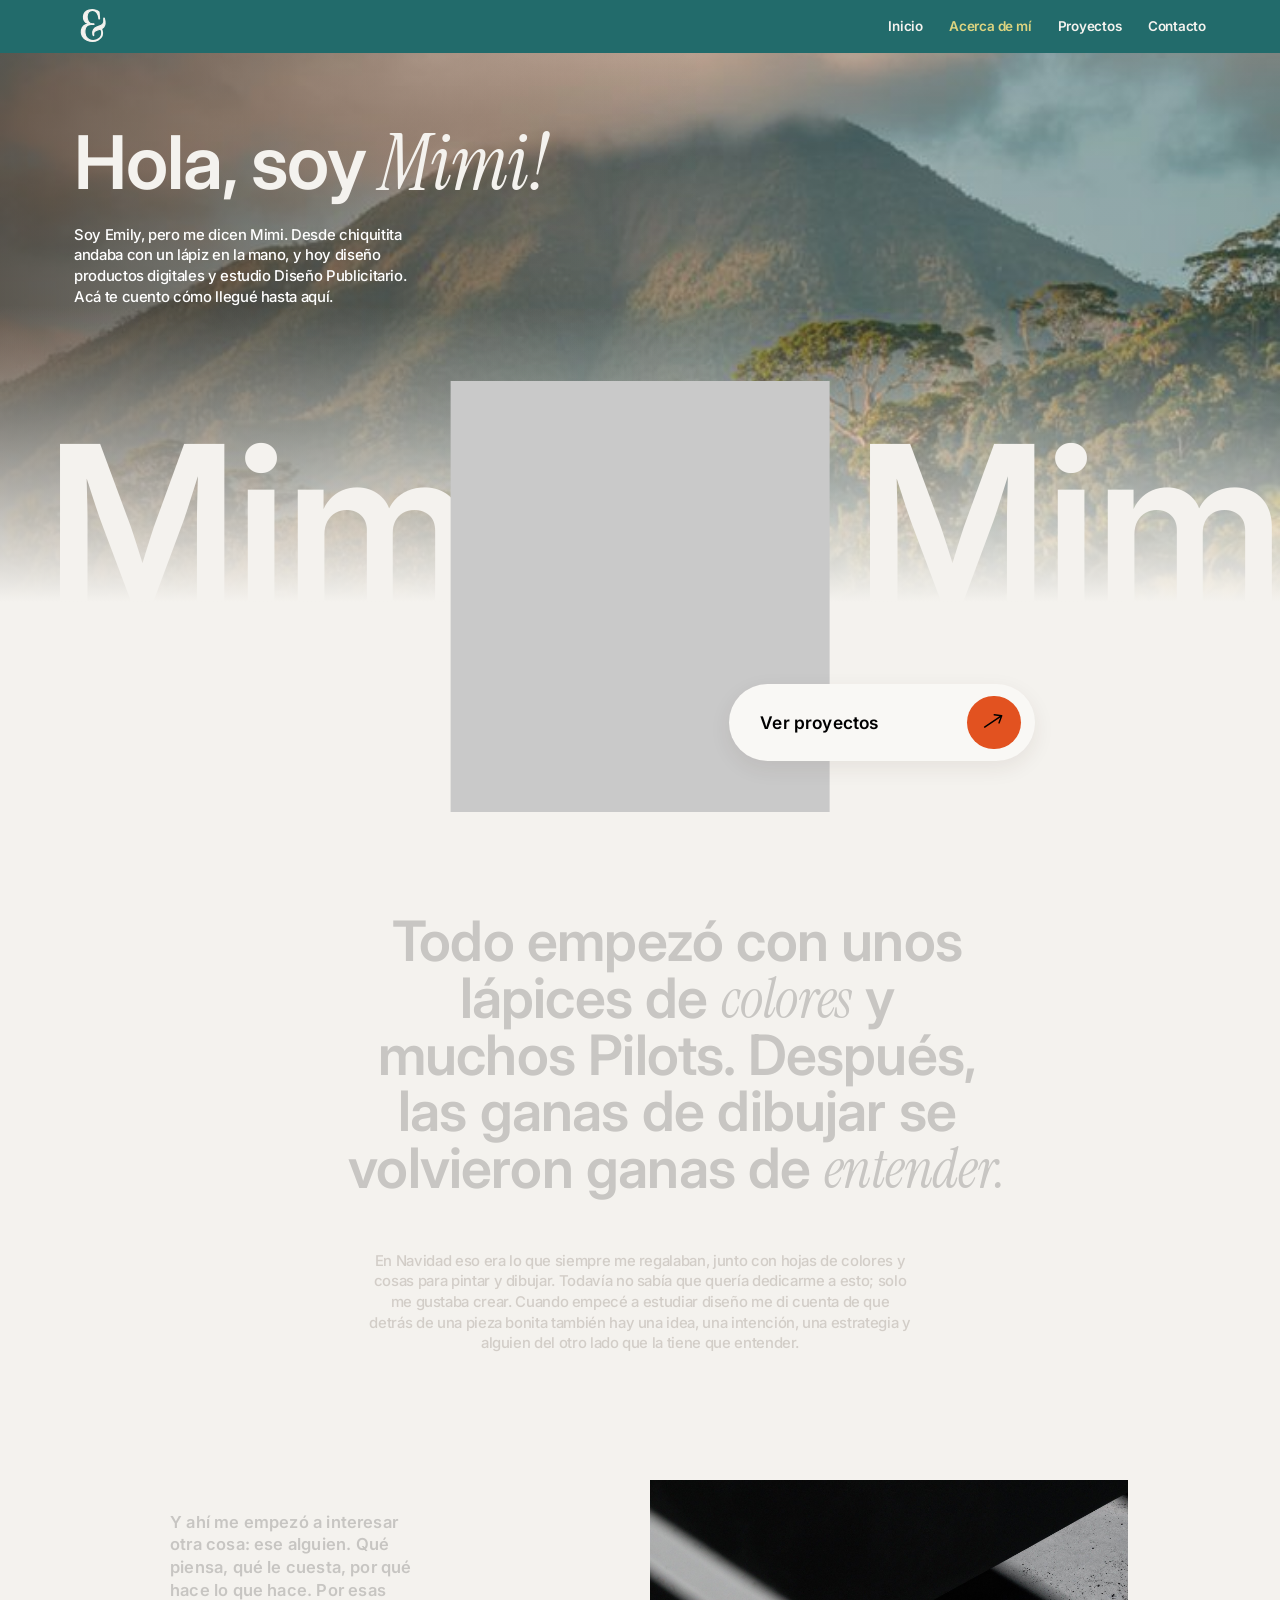
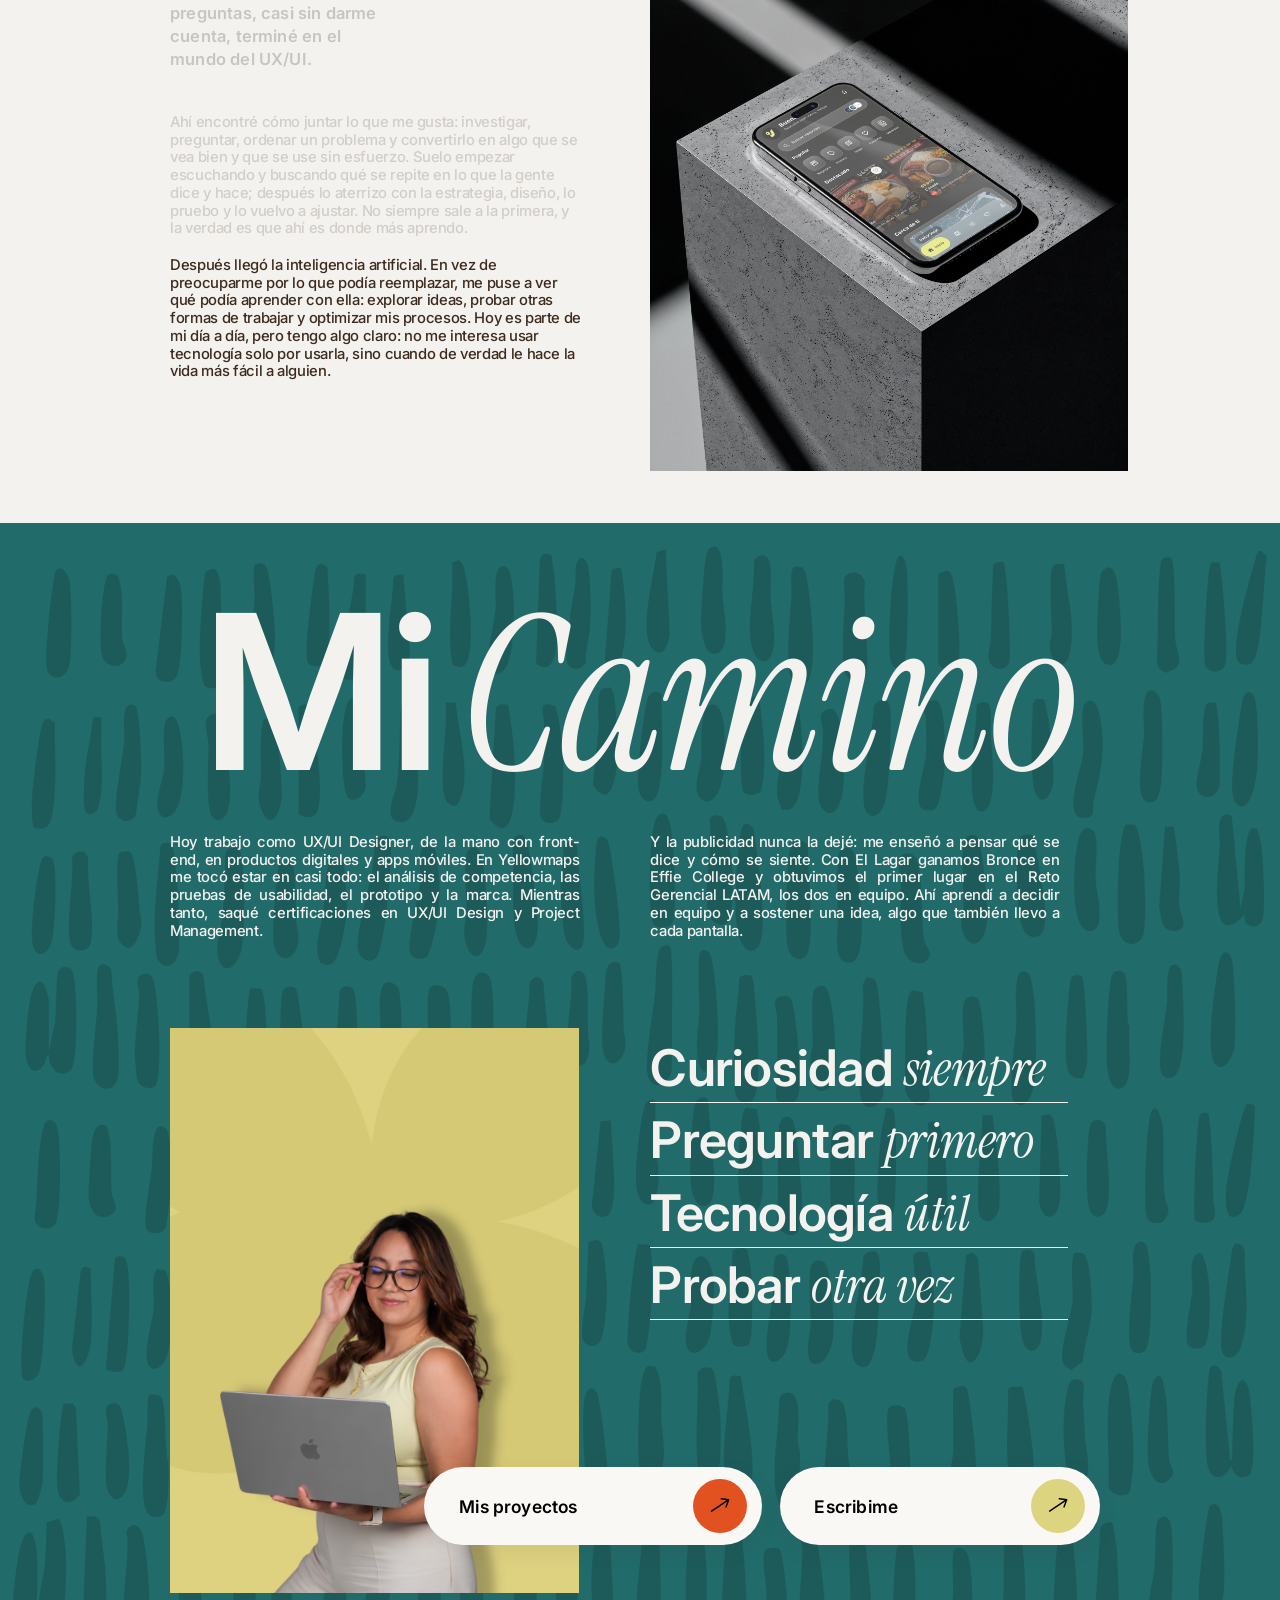
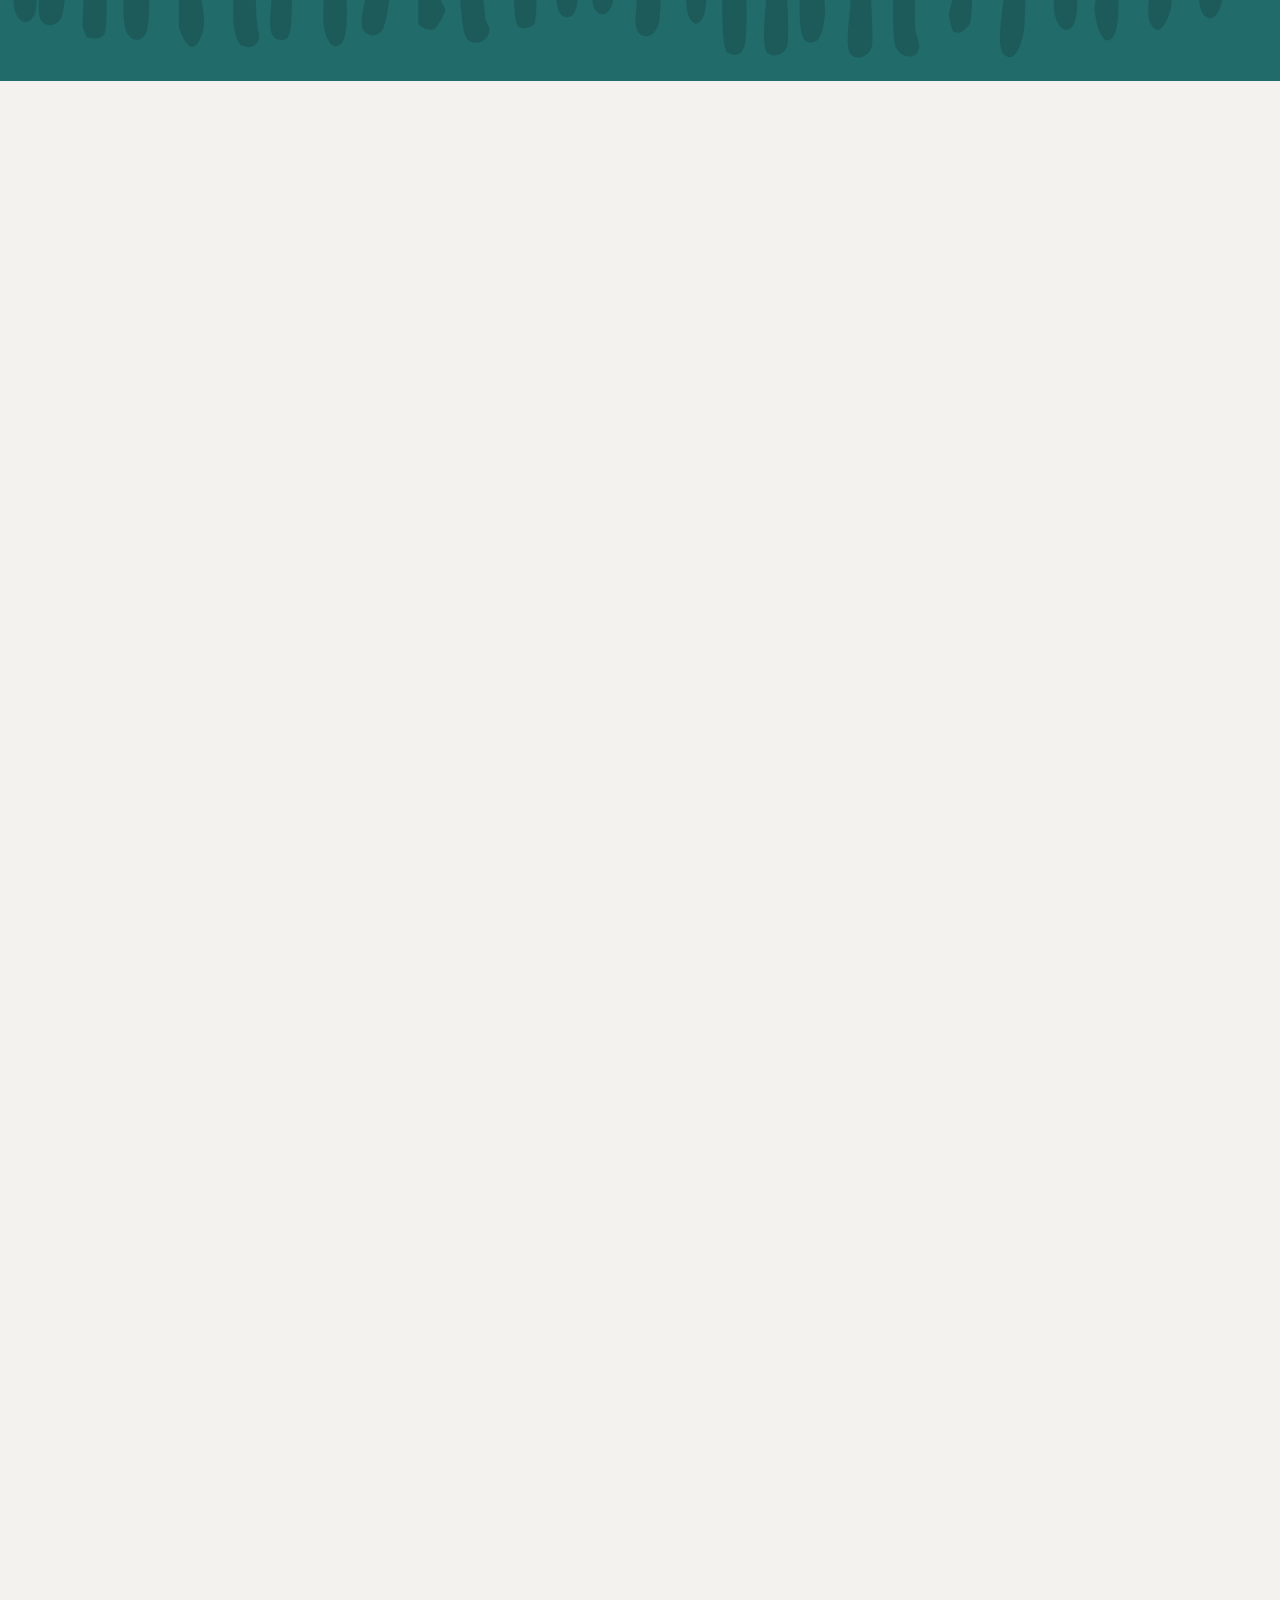
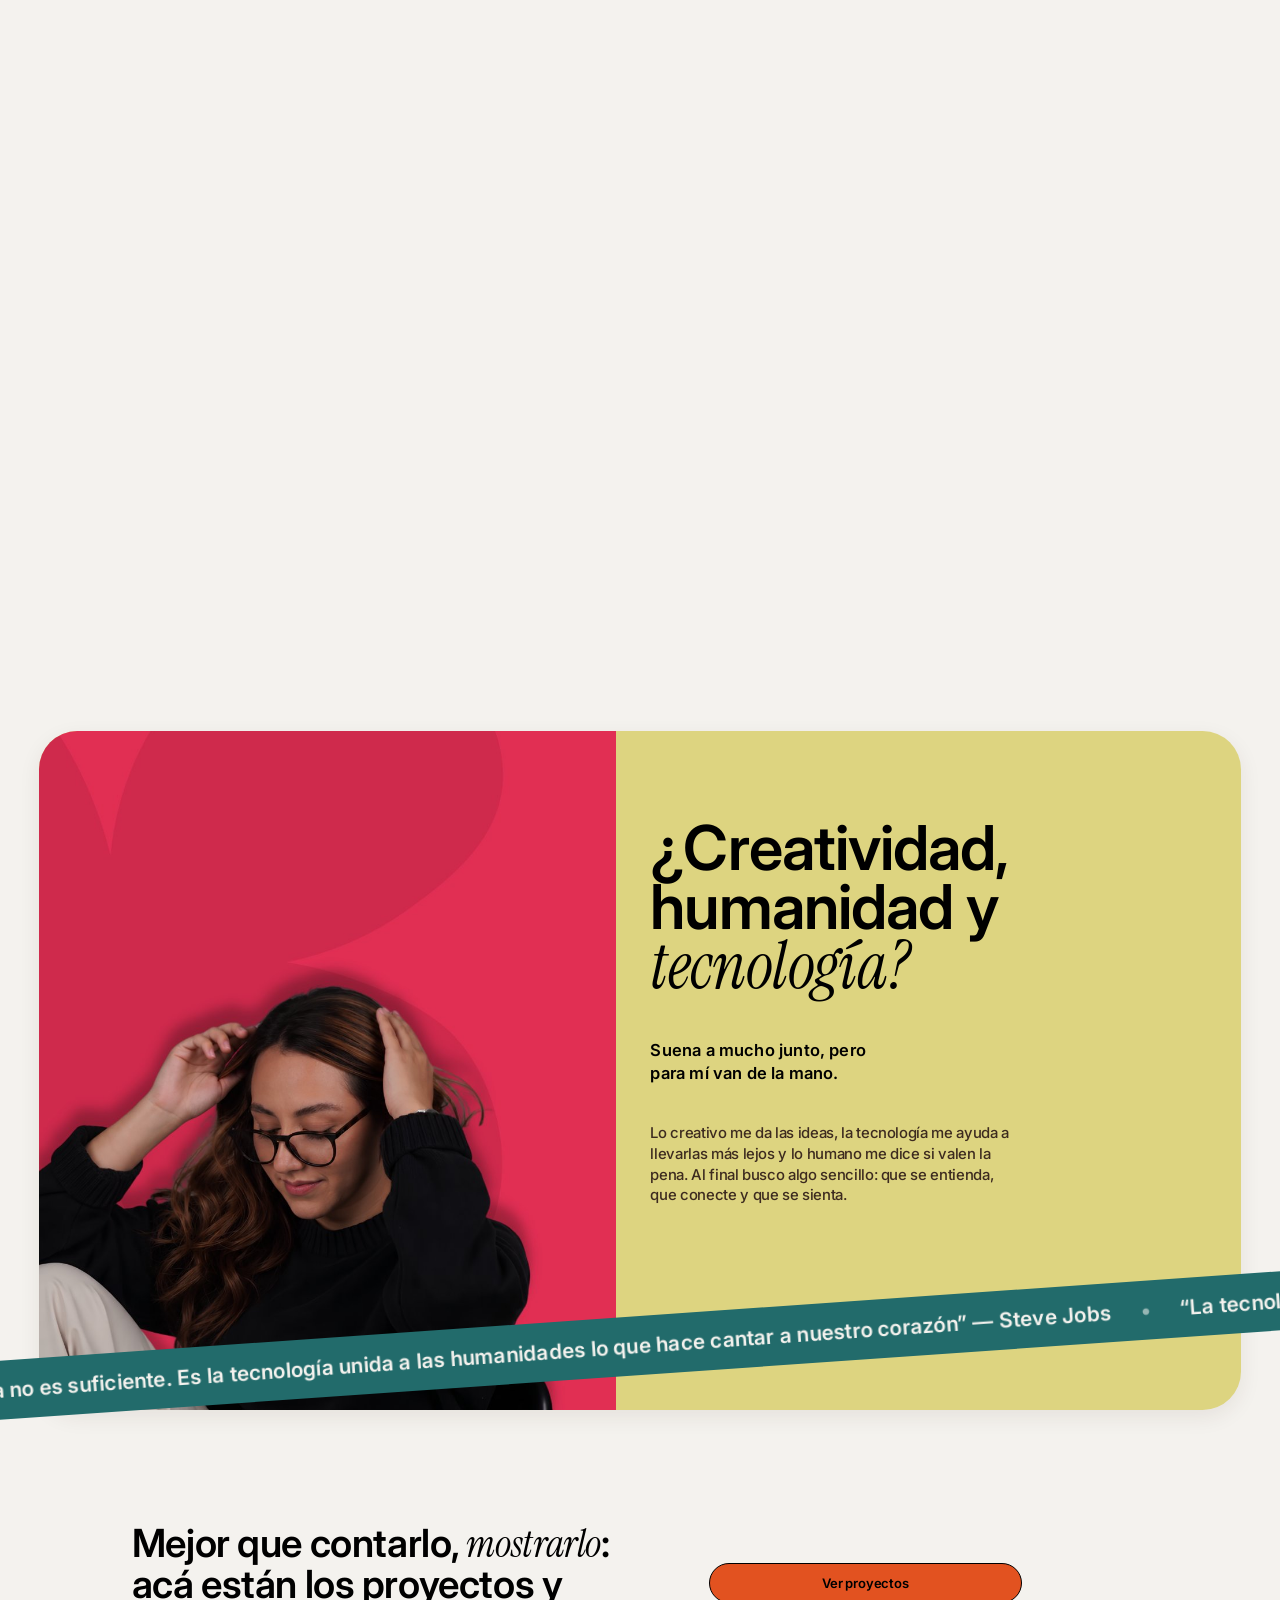
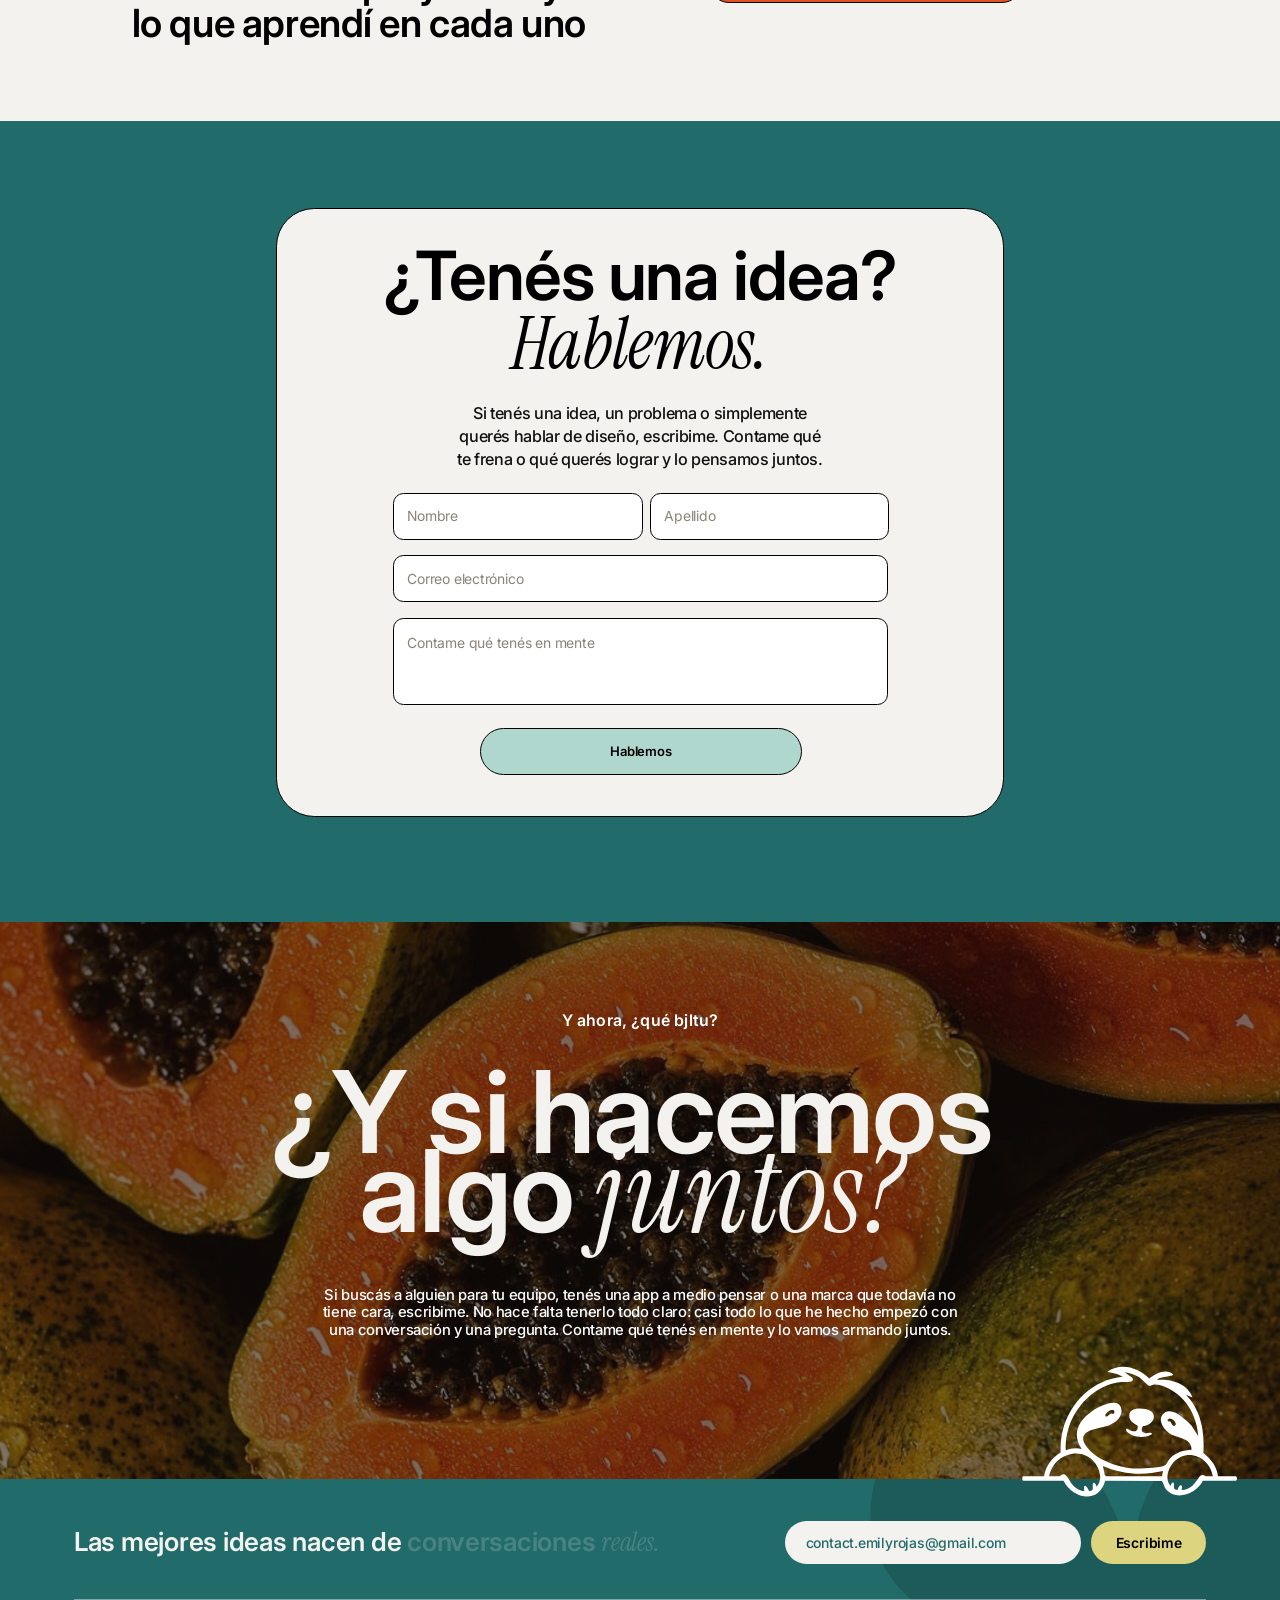
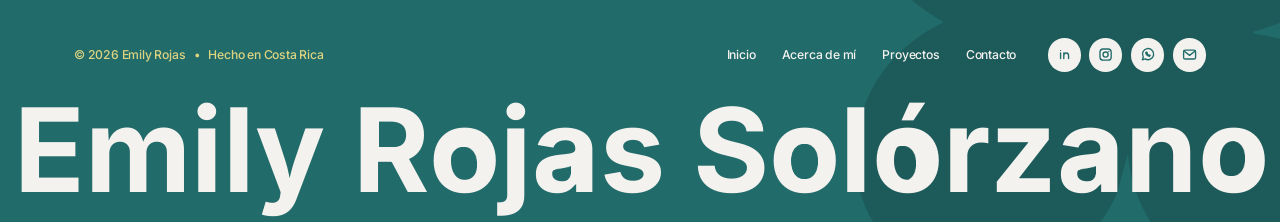
<file: about.html>
<!DOCTYPE html>
<html lang="es">
<head>
<meta charset="UTF-8">
<meta name="viewport" content="width=device-width, initial-scale=1.0">
<title>Acerca de mí — Así pienso, Emily Rojas Solórzano</title>
<meta name="description" content="Emily Rojas Solórzano (Mimi), diseñadora UX/UI y estudiante de Diseño Publicitario en Costa Rica. Del Pilot y el papel de colores a Figma.">
<link rel="preconnect" href="https://fonts.googleapis.com">
<link rel="preconnect" href="https://fonts.gstatic.com" crossorigin>
<link href="https://fonts.googleapis.com/css2?family=Inter:ital,wght@0,300;0,400;0,500;0,600;0,700;0,800;1,500&family=Inter+Tight:wght@400;500;700;800&family=Instrument+Serif:ital@0;1&family=Shrikhand&display=swap" rel="stylesheet">
<link rel="stylesheet" href="assets/css/style.css?v=20261029">
</head>
<body>

<header class="site-header">
  <a href="index.html" class="logo" aria-label="Emily Rojas S."><svg viewBox="0 0 283.46 283.46" aria-hidden="true"><path d="M110.64,125.06l-9.43-3.48c-45.6-22.75-40.53-82.48,8.46-98.26,20.86-6.72,56.74-5.03,73.32,11,2.62,2.53,2.39,5.07,2.73,8.52,1.24,12.48,2.24,26.76,3.05,39.2.07,1.07.2,2.72.24,3.53.25,4.52-4.36,4.74-4.98.3-.3-2.13-.69-6.42-1.13-8.9-4.27-24.02-16.74-50.27-44.43-51.93-56.91-3.4-52.13,97.39-5.19,99.12,4.91.18,9.55.48,11.86.61,3.94.22,3.8,4.61-.03,4.55-5.06-.08-12.42-.06-19.41,0-58.48.54-57.34,87.36-14.23,111.49,33.96,19.01,86.61.78,93.01-40,1.46-9.26.93-26.52-5.83-33.81-3.39-3.66-7.44-1.98-11.66-1-18.45,4.29-48.11,14.23-41.45,37.28.63,2.18,1.48,8-1.34,8.09-3.31.1-4.08-6.32-4.54-8.79-4.92-26.54,4.18-42.95,28.22-53.86,15.4-6.99,36.05-10.24,46.36-24.77,7.74-10.92,7.44-25.56,5.88-38.17-.38-4.19,3.96-4.38,4.76-.95.95,4.06,4.07,16.71,4.57,21.27,2.13,19.67-.84,37.68-17.5,49.91-1.76,1.29-5.53,3.15-6.79,4.45-2.39,2.46.72,6.85,1.67,9.6,10.06,29.09-1.12,58.53-27.71,73.48-23.43,13.18-58.56,13.04-82.97,2.54-29.54-12.7-48.27-41.88-41.29-74.53,5.6-26.21,30.18-43.29,55.78-46.51Z"/></svg></a>

  <button class="nav-toggle" id="nav-toggle" aria-label="Toggle menu" aria-expanded="false">
    <span></span><span></span><span></span>
  </button>

  <nav class="main-nav">
    <a href="index.html">Inicio</a>
    <a href="about.html" aria-current="page">Acerca de mí</a>
    <a href="services.html">Proyectos</a>
    <a href="contact.html">Contacto</a>
  </nav>
</header>

<main class="page-main">

  <!-- ABOUT HERO -->
  <section class="ab-hero">
    <div class="ab-copy">
      <h1 class="ab-title">Hola, soy <em>Mimi!</em></h1>
      <p class="ab-text">Soy Emily, pero me dicen Mimi. Desde chiquitita andaba con un lápiz en la mano, y hoy diseño productos digitales y estudio Diseño Publicitario. Acá te cuento cómo llegué hasta aquí.</p>
    </div>

    <div class="ab-marquee" aria-hidden="true"><div class="ab-track"><span>Mimi</span><span>Mimi</span><span>Mimi</span><span>Mimi</span></div></div>

    <div class="ab-portrait" role="img" aria-label="Video de Emily">
      <video autoplay muted loop playsinline preload="auto" aria-hidden="true">
        <source src="assets/img/me/hero-video.mp4" type="video/mp4">
        <source src="assets/img/me/69a96829-111f-48e3-b0cc-e322db4fdada.mov" type="video/quicktime">
      </video>
    </div>
    <a href="services.html" class="pill ab-pill"><span>Ver proyectos</span><i class="pill-icon pill-orange"><svg viewBox="0 0 24 24" aria-hidden="true"><path d="M3.5 16.5 20 5.5M12.8 4.6 20 5.5l-2.6 7"/></svg></i></a>
  </section>

  <!-- STATEMENT -->
  <section class="intro ab-statement">
    <h2 class="intro-title">Todo empezó con unos <br>lápices de <em>colores</em> y <br>muchos Pilots. Después, <br>las ganas de dibujar se <br>volvieron ganas de <em>entender.</em></h2>
    <p class="intro-copy">En Navidad eso era lo que siempre me regalaban, junto con hojas de colores y cosas para pintar y dibujar. Todavía no sabía que quería dedicarme a esto; solo me gustaba crear. Cuando empecé a estudiar diseño me di cuenta de que detrás de una pieza bonita también hay una idea, una intención, una estrategia y alguien del otro lado que la tiene que entender.</p>
  </section>

  <!-- STORY -->
  <section class="ab-story">
    <div class="ab-story-copy">
      <p class="why-sub">Y ahí me empezó a interesar <br>otra cosa: ese alguien. Qué <br>piensa, qué le cuesta, por qué <br>hace lo que hace. Por esas <br>preguntas, casi sin darme <br>cuenta, terminé en el <br>mundo del UX/UI.</p>
      <p class="why-text">Ahí encontré cómo juntar lo que me gusta: investigar, preguntar, ordenar un problema y convertirlo en algo que se vea bien y que se use sin esfuerzo. Suelo empezar escuchando y buscando qué se repite en lo que la gente dice y hace; después lo aterrizo con la estrategia, diseño, lo pruebo y lo vuelvo a ajustar. No siempre sale a la primera, y la verdad es que ahí es donde más aprendo.</p>
      <p class="why-text">Después llegó la inteligencia artificial. En vez de preocuparme por lo que podía reemplazar, me puse a ver qué podía aprender con ella: explorar ideas, probar otras formas de trabajar y optimizar mis procesos. Hoy es parte de mi día a día, pero tengo algo claro: no me interesa usar tecnología solo por usarla, sino cuando de verdad le hace la vida más fácil a alguien.</p>
    </div>
    <div class="ab-story-photo" role="img" aria-label="Mockup de la app de Yellowmaps en un celular"></div>
  </section>

  <!-- VALUES -->
  <section class="ab-values">
    <h2 class="ab-values-title">Mi <em>Camino</em></h2>

    <div class="ab-values-cols">
      <p class="ab-vtext">Hoy trabajo como UX/UI Designer, de la mano con front-end, en productos digitales y apps móviles. En Yellowmaps me tocó estar en casi todo: el análisis de competencia, las pruebas de usabilidad, el prototipo y la marca. Mientras tanto, saqué certificaciones en UX/UI Design y Project Management.</p>
      <p class="ab-vtext">Y la publicidad nunca la dejé: me enseñó a pensar qué se dice y cómo se siente. Con El Lagar ganamos Bronce en Effie College y obtuvimos el primer lugar en el Reto Gerencial LATAM, los dos en equipo. Ahí aprendí a decidir en equipo y a sostener una idea, algo que también llevo a cada pantalla.</p>
    </div>

    <div class="ab-values-main">
      <div class="ab-values-photo" role="img" aria-label="Emily con su laptop"></div>
      <ul class="ab-values-list">
        <li>Curiosidad <em>siempre</em></li>
        <li>Preguntar <em>primero</em></li>
        <li>Tecnología <em>útil</em></li>
        <li>Probar <em>otra vez</em></li>
      </ul>
      <a href="services.html" class="pill ab-vpill ab-vpill--a"><span>Mis proyectos</span><i class="pill-icon pill-orange"><svg viewBox="0 0 24 24" aria-hidden="true"><path d="M3.5 16.5 20 5.5M12.8 4.6 20 5.5l-2.6 7"/></svg></i></a>
      <a href="https://wa.me/50683122993?text=Hola%20Emily%2C%20vi%20tu%20portafolio%20y%20me%20gustar%C3%ADa%20hablar%20contigo." target="_blank" rel="noopener" class="pill ab-vpill ab-vpill--b"><span>Escribime</span><i class="pill-icon pill-butter"><svg viewBox="0 0 24 24" aria-hidden="true"><path d="M3.5 16.5 20 5.5M12.8 4.6 20 5.5l-2.6 7"/></svg></i></a>
    </div>
  </section>

  <!-- GET TO KNOW ME -->
  <section class="know" id="know">
    <div class="know-stage">
      <div class="know-cards">
        <article class="know-card know-card--orange" style="--i:0">
          <h3>Crear por <br><em>curiosidad</em></h3>
          <p>Me gusta probar ideas y aprender cosas nuevas. Muchas veces lo mejor sale después de equivocarme, ajustar y volver a intentar.</p>
        </article>
        <article class="know-card know-card--lavender" style="--i:1">
          <h3>Escuchar <br>de <em>verdad</em></h3>
          <p>Me fijo en lo que la gente dice, pero también en lo que hace sin darse cuenta. Ahí casi siempre está la pista de lo que hay que diseñar.</p>
        </article>
        <article class="know-card know-card--butter" style="--i:2">
          <h3>Explorar la <br><em>tecnología</em></h3>
          <p>Cada herramienta nueva me da ganas de abrirla y ver qué se puede hacer. Me quedo con las que hacen el trabajo más claro, más rápido o más cercano.</p>
        </article>
      </div>
    </div>

    <div class="know-spacer" aria-hidden="true"></div>

    <article class="approach">
      <div class="approach-photo" role="img" aria-label="Retrato de Emily"></div>
      <h2 class="approach-title">¿Creatividad, <br>humanidad y <br><em>tecnología?</em></h2>
      <p class="approach-sub">Suena a mucho junto, pero <br>para mí van de la mano.</p>
      <p class="approach-text">Lo creativo me da las ideas, la tecnología me ayuda a llevarlas más lejos y lo humano me dice si valen la pena. Al final busco algo sencillo: que se entienda, que conecte y que se sienta.</p>
      <div class="ribbon ribbon--tilt ribbon--ocean approach-ribbon" aria-hidden="true">
        <ul class="ribbon-track"><li class="ribbon-item"><span>“La tecnología por sí sola no es suficiente. Es la tecnología unida a las humanidades lo que hace cantar a nuestro corazón” — Steve Jobs</span></li><li class="ribbon-dot" aria-hidden="true">•</li><li class="ribbon-item"><span>“La tecnología por sí sola no es suficiente. Es la tecnología unida a las humanidades lo que hace cantar a nuestro corazón” — Steve Jobs</span></li><li class="ribbon-dot" aria-hidden="true">•</li></ul>
        <ul class="ribbon-track"><li class="ribbon-item"><span>“La tecnología por sí sola no es suficiente. Es la tecnología unida a las humanidades lo que hace cantar a nuestro corazón” — Steve Jobs</span></li><li class="ribbon-dot" aria-hidden="true">•</li><li class="ribbon-item"><span>“La tecnología por sí sola no es suficiente. Es la tecnología unida a las humanidades lo que hace cantar a nuestro corazón” — Steve Jobs</span></li><li class="ribbon-dot" aria-hidden="true">•</li></ul>
      </div>
    </article>
  </section>

  <!-- CTA -->
  <section class="ab-cta">
    <div class="feel-cta">
      <h2 class="feel-cta-title">Mejor que contarlo, <em>mostrarlo</em>: <br>acá están los proyectos y <br>lo que aprendí en cada uno</h2>
      <a href="services.html" class="btn-learn btn-orange">Ver proyectos</a>
    </div>
  </section>

  <div class="dark-block dark-block--solo">
    <!-- FREEBIE -->
  <section class="freebie" id="freebie">

    <div class="freebie-card freebie-card--contact">
      <h2 class="freebie-title">¿Tenés una idea? <br><em>Hablemos.</em></h2>
      <p class="freebie-text">Si tenés una idea, un problema o simplemente <br>querés hablar de diseño, escribime. Contame qué <br>te frena o qué querés lograr y lo pensamos juntos.</p>

      <form class="freebie-form">
        <input type="text" name="first" placeholder="Nombre" aria-label="Nombre" class="f-first" required>
        <input type="text" name="last" placeholder="Apellido" aria-label="Apellido" class="f-last">
        <input type="email" name="email" placeholder="Correo electrónico" aria-label="Correo electrónico" class="f-email" required>
        <textarea name="message" placeholder="Contame qué tenés en mente" aria-label="Contame qué tenés en mente" class="f-message" required></textarea>
        <button type="submit" class="f-submit">Hablemos</button>
      </form>
    </div>
  </section>
  </div>

  <!-- ABOUT sections go here, one at a time -->

  <!-- FINAL CTA -->
  <section class="cta cta--compact">
    <p class="cta-eyebrow">Y ahora, ¿qué sigue?</p>
    <h2 class="cta-title">¿Y si hacemos <br>algo <em>juntos?</em></h2>
    <p class="cta-text">Si buscás a alguien para tu equipo, tenés una app a medio pensar o una marca que todavía no tiene cara, escribime. No hace falta tenerlo todo claro: casi todo lo que he hecho empezó con una conversación y una pregunta. Contame qué tenés en mente y lo vamos armando juntos.</p>
    <img class="cta-sloth" src="assets/img/perezoso/perezoso-02-blanco-animado.svg" alt="" aria-hidden="true">
  </section>

</main>

<footer class="site-footer">
    <div class="foot-card">
      <div class="foot-top">
        <p class="foot-tag">Las mejores ideas nacen de conversaciones <em>reales.</em></p>
        <div class="foot-write">
          <a href="mailto:contact.emilyrojas@gmail.com" class="foot-mail">contact.emilyrojas@gmail.com</a>
          <a href="https://wa.me/50683122993?text=Hola%20Emily%2C%20vi%20tu%20portafolio%20y%20me%20gustar%C3%ADa%20hablar%20contigo." target="_blank" rel="noopener" class="foot-go">Escribime</a>
        </div>
      </div>

      <a href="index.html" class="foot-mark">Emily Rojas Solórzano</a>

      <div class="foot-bottom">
        <p class="foot-credit">&copy; 2026 Emily Rojas <span aria-hidden="true">•</span> Hecho en Costa Rica</p>
        <nav class="foot-nav" aria-label="Pie de página">
          <a href="index.html">Inicio</a>
          <a href="about.html">Acerca de mí</a>
          <a href="services.html">Proyectos</a>
          <a href="contact.html">Contacto</a>
        </nav>
        <div class="foot-social">
          <a href="https://www.linkedin.com/in/emilyyrojasss/" target="_blank" rel="noopener" aria-label="LinkedIn"><svg viewBox="0 0 24 24" aria-hidden="true"><path d="M7 10v7M7 7v.01M11 17v-7M11 13.5c0-2 1.2-3.5 3-3.5s3 1.2 3 3.5V17"/></svg></a>
          <a href="https://www.instagram.com/emilyrojas.ptf/" target="_blank" rel="noopener" aria-label="Instagram"><svg viewBox="0 0 24 24" aria-hidden="true"><rect x="5" y="5" width="14" height="14" rx="4"/><circle cx="12" cy="12" r="3.2"/><path d="M16 8v.01"/></svg></a>
          <a href="https://wa.me/50683122993?text=Hola%20Emily%2C%20vi%20tu%20portafolio%20y%20me%20gustar%C3%ADa%20hablar%20contigo." target="_blank" rel="noopener" aria-label="WhatsApp"><svg viewBox="0 0 24 24" aria-hidden="true"><path d="M5.5 18.5 6.6 15A7 7 0 1 1 9 17.4z"/><path d="M9.7 9.6c.3 1.8 2.6 4.1 4.6 4.6l.9-1.1-1.5-.8-.6.6c-.8-.4-1.5-1.1-1.9-1.9l.6-.6-.8-1.5z"/></svg></a>
          <a href="mailto:contact.emilyrojas@gmail.com" aria-label="Email"><svg viewBox="0 0 24 24" aria-hidden="true"><rect x="4.5" y="6.5" width="15" height="11" rx="2"/><path d="m5 7.5 7 5.5 7-5.5"/></svg></a>
        </div>
      </div>
    </div>
  </footer>

<script src="assets/js/main.js?v=20261029"></script>
</body>
</html>
</file>
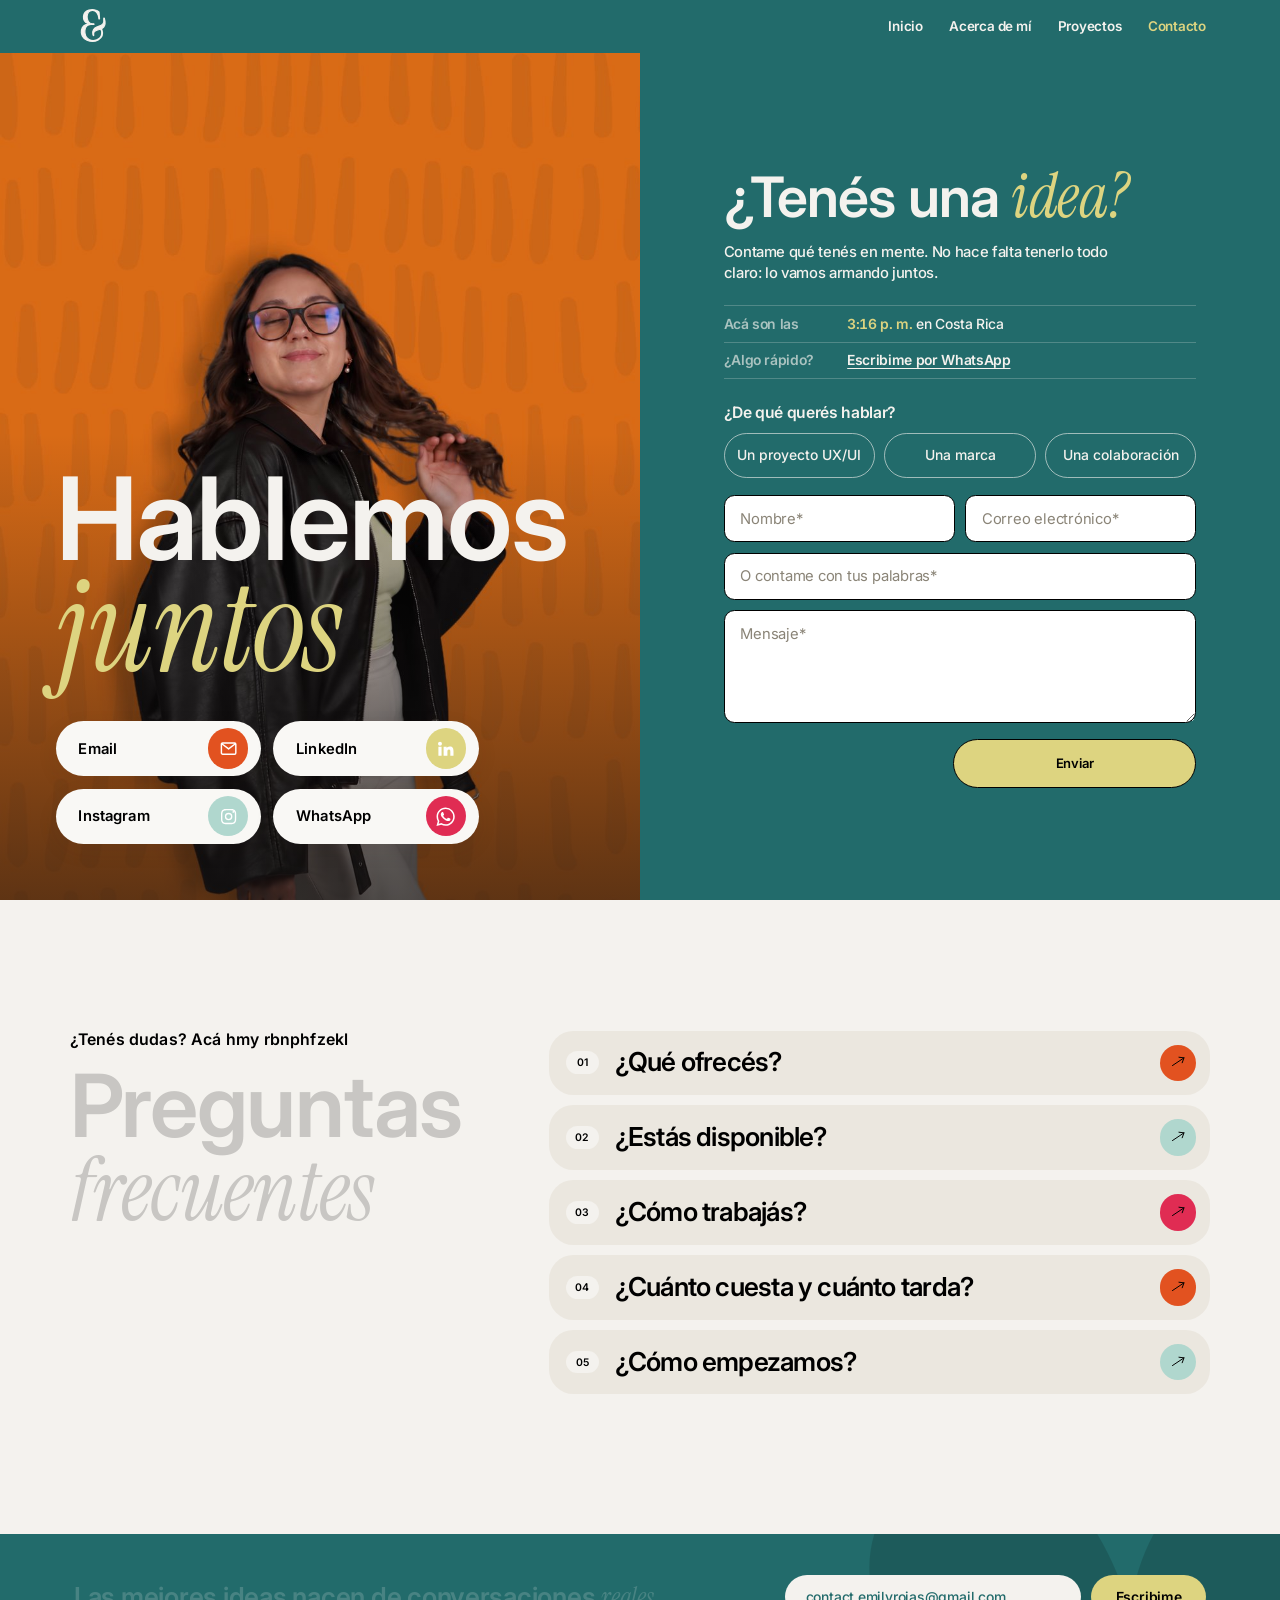
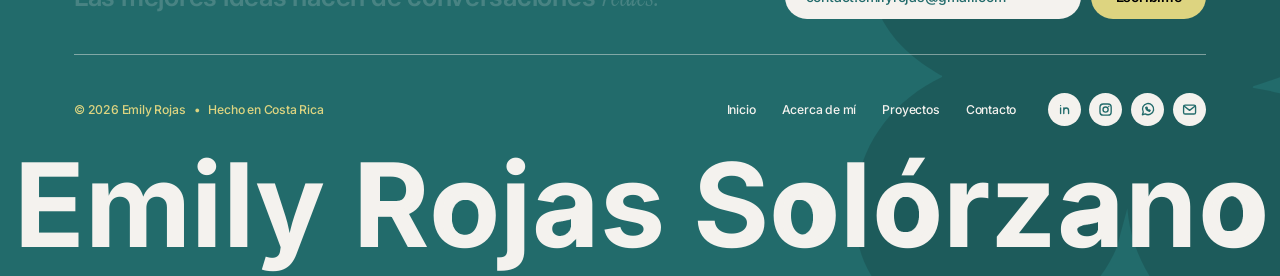
<file: contact.html>
<!DOCTYPE html>
<html lang="es">
<head>
<meta charset="UTF-8">
<meta name="viewport" content="width=device-width, initial-scale=1.0">
<title>Contacto — Emily Rojas Solórzano</title>
<meta name="description" content="Si tenés una idea, un problema o querés hablar de diseño, escribime. Emily Rojas Solórzano, diseñadora UX/UI.">
<link rel="preconnect" href="https://fonts.googleapis.com">
<link rel="preconnect" href="https://fonts.gstatic.com" crossorigin>
<link href="https://fonts.googleapis.com/css2?family=Inter:ital,wght@0,300;0,400;0,500;0,600;0,700;0,800;1,500&family=Inter+Tight:wght@400;500;700;800&family=Instrument+Serif:ital@0;1&family=Shrikhand&display=swap" rel="stylesheet">
<link rel="stylesheet" href="assets/css/style.css?v=20261029">
</head>
<body>

<header class="site-header">
  <a href="index.html" class="logo" aria-label="Emily Rojas S."><svg viewBox="0 0 283.46 283.46" aria-hidden="true"><path d="M110.64,125.06l-9.43-3.48c-45.6-22.75-40.53-82.48,8.46-98.26,20.86-6.72,56.74-5.03,73.32,11,2.62,2.53,2.39,5.07,2.73,8.52,1.24,12.48,2.24,26.76,3.05,39.2.07,1.07.2,2.72.24,3.53.25,4.52-4.36,4.74-4.98.3-.3-2.13-.69-6.42-1.13-8.9-4.27-24.02-16.74-50.27-44.43-51.93-56.91-3.4-52.13,97.39-5.19,99.12,4.91.18,9.55.48,11.86.61,3.94.22,3.8,4.61-.03,4.55-5.06-.08-12.42-.06-19.41,0-58.48.54-57.34,87.36-14.23,111.49,33.96,19.01,86.61.78,93.01-40,1.46-9.26.93-26.52-5.83-33.81-3.39-3.66-7.44-1.98-11.66-1-18.45,4.29-48.11,14.23-41.45,37.28.63,2.18,1.48,8-1.34,8.09-3.31.1-4.08-6.32-4.54-8.79-4.92-26.54,4.18-42.95,28.22-53.86,15.4-6.99,36.05-10.24,46.36-24.77,7.74-10.92,7.44-25.56,5.88-38.17-.38-4.19,3.96-4.38,4.76-.95.95,4.06,4.07,16.71,4.57,21.27,2.13,19.67-.84,37.68-17.5,49.91-1.76,1.29-5.53,3.15-6.79,4.45-2.39,2.46.72,6.85,1.67,9.6,10.06,29.09-1.12,58.53-27.71,73.48-23.43,13.18-58.56,13.04-82.97,2.54-29.54-12.7-48.27-41.88-41.29-74.53,5.6-26.21,30.18-43.29,55.78-46.51Z"/></svg></a>

  <button class="nav-toggle" id="nav-toggle" aria-label="Abrir menú" aria-expanded="false">
    <span></span><span></span><span></span>
  </button>

  <nav class="main-nav">
    <a href="index.html">Inicio</a>
    <a href="about.html">Acerca de mí</a>
    <a href="services.html">Proyectos</a>
    <a href="contact.html" aria-current="page">Contacto</a>
  </nav>
</header>

<main class="page-main">

  <!-- CONTACT: photo + form, side by side (after the "Vibrant" split reference) -->
  <section class="ct-split" id="escribime">
    <div class="ct-photo">
      <h1 class="ct-title">Hablemos <br><em>juntos</em></h1>
      <div class="ct-pills">
        <a href="mailto:contact.emilyrojas@gmail.com" class="pill"><span>Email</span><i class="pill-icon pill-orange pill-logo"><svg class="is-line" viewBox="0 0 24 24" aria-hidden="true"><path d="M3 6.5A1.5 1.5 0 0 1 4.5 5h15A1.5 1.5 0 0 1 21 6.5v11a1.5 1.5 0 0 1-1.5 1.5h-15A1.5 1.5 0 0 1 3 17.5zm1.8.3 7.2 5.6 7.2-5.6"/></svg></i></a>
        <a href="https://www.linkedin.com/in/emilyyrojasss/" target="_blank" rel="noopener" class="pill"><span>LinkedIn</span><i class="pill-icon pill-butter pill-logo"><svg viewBox="0 0 24 24" aria-hidden="true"><path d="M4.98 3.5a2.48 2.48 0 1 1 0 4.96 2.48 2.48 0 0 1 0-4.96zM3 9.75h3.96V21H3zm6.5 0h3.8v1.54h.05c.53-1 1.82-2.05 3.75-2.05 4 0 4.75 2.64 4.75 6.06V21h-3.96v-5.06c0-1.2-.02-2.76-1.68-2.76-1.69 0-1.95 1.32-1.95 2.68V21H9.5z"/></svg></i></a>
        <a href="https://www.instagram.com/emilyrojas.ptf/" target="_blank" rel="noopener" class="pill"><span>Instagram</span><i class="pill-icon pill-lavender pill-logo"><svg viewBox="0 0 24 24" aria-hidden="true"><path d="M12 7.3a4.7 4.7 0 1 0 0 9.4 4.7 4.7 0 0 0 0-9.4zm0 7.75a3.05 3.05 0 1 1 0-6.1 3.05 3.05 0 0 1 0 6.1zM17.85 5.05a1.1 1.1 0 1 0 0 2.2 1.1 1.1 0 0 0 0-2.2zM12 2.5c-2.58 0-2.9.01-3.92.06-1 .04-1.7.2-2.3.44a4.64 4.64 0 0 0-1.69 1.1 4.64 4.64 0 0 0-1.1 1.68c-.23.6-.4 1.3-.44 2.31C2.51 9.1 2.5 9.42 2.5 12s.01 2.9.06 3.92c.04 1 .2 1.7.44 2.3.24.63.57 1.16 1.1 1.69.52.52 1.05.85 1.68 1.1.6.23 1.3.4 2.31.44 1.01.04 1.33.05 3.91.05s2.9-.01 3.92-.05c1-.05 1.7-.21 2.3-.45a4.64 4.64 0 0 0 1.69-1.1 4.64 4.64 0 0 0 1.1-1.68c.23-.6.4-1.3.44-2.31.04-1.01.05-1.33.05-3.91s-.01-2.9-.05-3.92c-.05-1-.21-1.7-.45-2.3a4.64 4.64 0 0 0-1.1-1.69A4.64 4.64 0 0 0 18.22 3c-.6-.23-1.3-.4-2.31-.44C14.9 2.51 14.58 2.5 12 2.5zm0 1.71c2.54 0 2.84.01 3.84.06.93.04 1.43.2 1.77.33.44.17.76.38 1.09.71.33.33.54.65.71 1.1.13.33.29.83.33 1.76.05 1 .06 1.3.06 3.84s-.01 2.84-.06 3.84c-.04.93-.2 1.43-.33 1.77-.17.44-.38.76-.71 1.09-.33.33-.65.54-1.1.71-.33.13-.83.29-1.76.33-1 .05-1.3.06-3.84.06s-2.84-.01-3.84-.06c-.93-.04-1.43-.2-1.77-.33a2.95 2.95 0 0 1-1.09-.71 2.95 2.95 0 0 1-.71-1.1c-.13-.33-.29-.83-.33-1.76-.05-1-.06-1.3-.06-3.84s.01-2.84.06-3.84c.04-.93.2-1.43.33-1.77.17-.44.38-.76.71-1.09.33-.33.65-.54 1.1-.71.33-.13.83-.29 1.76-.33 1-.05 1.3-.06 3.84-.06z"/></svg></i></a>
        <a href="https://wa.me/50683122993?text=Hola%20Emily%2C%20vi%20tu%20portafolio%20y%20me%20gustar%C3%ADa%20hablar%20contigo." target="_blank" rel="noopener" class="pill"><span>WhatsApp</span><i class="pill-icon pill-passion pill-logo"><svg viewBox="0 0 24 24" aria-hidden="true"><path d="M17.47 14.38c-.3-.15-1.76-.87-2.03-.97-.27-.1-.47-.15-.67.15-.2.3-.77.96-.94 1.16-.17.2-.35.22-.64.07-.3-.15-1.26-.46-2.4-1.48-.89-.79-1.49-1.77-1.66-2.07-.17-.3-.02-.46.13-.61.13-.13.3-.35.45-.52.15-.17.2-.3.3-.5.1-.2.05-.37-.03-.52-.07-.15-.67-1.61-.92-2.2-.24-.58-.49-.5-.67-.51h-.57c-.2 0-.52.07-.79.37-.27.3-1.04 1.02-1.04 2.48s1.07 2.88 1.21 3.08c.15.2 2.1 3.2 5.08 4.49.71.31 1.26.49 1.69.63.71.22 1.36.19 1.87.12.57-.09 1.76-.72 2.01-1.41.25-.7.25-1.29.17-1.41-.07-.13-.27-.2-.57-.35zM12.04 21.5h-.01a9.43 9.43 0 0 1-4.8-1.32l-.35-.2-3.57.93.95-3.48-.22-.36a9.4 9.4 0 0 1-1.44-5.02c0-5.2 4.24-9.44 9.45-9.44 2.52 0 4.89.99 6.67 2.77a9.37 9.37 0 0 1 2.76 6.68c0 5.2-4.24 9.44-9.44 9.44zm8.04-17.48A11.3 11.3 0 0 0 12.04.69C5.77.69.67 5.79.67 12.06c0 2 .52 3.96 1.52 5.68L.57 23.65l6.04-1.58a11.33 11.33 0 0 0 5.43 1.38h.01c6.27 0 11.37-5.1 11.37-11.37 0-3.04-1.18-5.89-3.34-8.05z"/></svg></i></a>
      </div>
    </div>

    <div class="ct-panel">
      <h2 class="ct-card-title">¿Tenés una <em>idea?</em></h2>
      <p class="ct-card-text">Contame qué tenés en mente. No hace falta tenerlo todo <br>claro: lo vamos armando juntos.</p>
      <ul class="ct-facts">
        <li><b>Acá son las</b><span><time class="ct-clock" data-tz="America/Costa_Rica">--:--</time> en Costa Rica</span></li>
        <li><b>¿Algo rápido?</b><span><a href="https://wa.me/50683122993?text=Hola%20Emily%2C%20vi%20tu%20portafolio%20y%20me%20gustar%C3%ADa%20hablar%20contigo." target="_blank" rel="noopener">Escribime por WhatsApp</a></span></li>
      </ul>

      <form class="ct-fields">
        <p class="ct-chips-label" id="ct-chips-label">¿De qué querés hablar?</p>
        <div class="ct-chips" role="group" aria-labelledby="ct-chips-label">
          <button type="button" class="ct-chip" data-reason="Un proyecto UX/UI">Un proyecto UX/UI</button>
          <button type="button" class="ct-chip" data-reason="Una marca">Una marca</button>
          <button type="button" class="ct-chip" data-reason="Una colaboración">Una colaboración</button>
        </div>
        <div class="ct-row">
          <input type="text" name="name" placeholder="Nombre*" aria-label="Nombre" required>
          <input type="email" name="email" placeholder="Correo electrónico*" aria-label="Correo electrónico" required>
        </div>
        <input type="text" name="reason" placeholder="O contame con tus palabras*" aria-label="¿De qué querés hablar?" class="ct-reason" required>
        <textarea name="message" placeholder="Mensaje*" aria-label="Mensaje" required></textarea>
        <button type="submit" class="ct-submit">Enviar</button>
      </form>
    </div>
  </section>

  <!-- FAQ -->
  <section class="faq" id="faq">
    <div class="faq-head">
      <p class="faq-eyebrow">¿Tenés dudas? Acá hay respuestas</p>
      <h2 class="faq-title">Preguntas <br><em>frecuentes</em></h2>
    </div>
    <div class="faq-grid">
        <details class="faq-item" name="faq">
          <summary><h3>¿Qué ofrecés?</h3><i class="faq-arrow pill-icon pill-orange" aria-hidden="true"><svg viewBox="0 0 24 24"><path d="M3.5 16.5 20 5.5M12.8 4.6 20 5.5l-2.6 7"/></svg></i></summary>
          <p>Diseño UX/UI: investigación, arquitectura de información, wireframes, prototipos, interfaces y pruebas de usabilidad. También identidad de marca y dirección de arte, que vienen de mi lado publicitario.</p>
        </details>
        <details class="faq-item" name="faq">
          <summary><h3>¿Estás disponible?</h3><i class="faq-arrow pill-icon pill-orange" aria-hidden="true"><svg viewBox="0 0 24 24"><path d="M3.5 16.5 20 5.5M12.8 4.6 20 5.5l-2.6 7"/></svg></i></summary>
          <p>Sí, estoy abierta a proyectos freelance, a colaboraciones y a simplemente conversar sobre una idea. Si tenés algo en mente, escribime.</p>
        </details>
        <details class="faq-item" name="faq">
          <summary><h3>¿Cómo trabajás?</h3><i class="faq-arrow pill-icon pill-orange" aria-hidden="true"><svg viewBox="0 0 24 24"><path d="M3.5 16.5 20 5.5M12.8 4.6 20 5.5l-2.6 7"/></svg></i></summary>
          <p>Primero escucho: pregunto, investigo y observo. Después ordeno lo que encontré, diseño, lo pruebo con quienes lo van a usar y ajusto hasta que funcione bien.</p>
        </details>
        <details class="faq-item" name="faq">
          <summary><h3>¿Cuánto cuesta y cuánto tarda?</h3><i class="faq-arrow pill-icon pill-orange" aria-hidden="true"><svg viewBox="0 0 24 24"><path d="M3.5 16.5 20 5.5M12.8 4.6 20 5.5l-2.6 7"/></svg></i></summary>
          <p>Depende del alcance y de las etapas que incluya. Contame qué necesitás y te preparo una propuesta clara con precio, tiempos y rondas de revisión antes de empezar.</p>
        </details>
        <details class="faq-item" name="faq">
          <summary><h3>¿Cómo empezamos?</h3><i class="faq-arrow pill-icon pill-orange" aria-hidden="true"><svg viewBox="0 0 24 24"><path d="M3.5 16.5 20 5.5M12.8 4.6 20 5.5l-2.6 7"/></svg></i></summary>
          <p>Escribime por el formulario o por donde prefieras y contame qué querés lograr, para quién es y para cuándo. No hace falta tenerlo todo definido. Respondo en menos de 24 horas.</p>
        </details>
    </div>
  </section>

</main>

<footer class="site-footer">
    <div class="foot-card">
      <div class="foot-top">
        <p class="foot-tag">Las mejores ideas nacen de conversaciones <em>reales.</em></p>
        <div class="foot-write">
          <a href="mailto:contact.emilyrojas@gmail.com" class="foot-mail">contact.emilyrojas@gmail.com</a>
          <a href="https://wa.me/50683122993?text=Hola%20Emily%2C%20vi%20tu%20portafolio%20y%20me%20gustar%C3%ADa%20hablar%20contigo." target="_blank" rel="noopener" class="foot-go">Escribime</a>
        </div>
      </div>

      <a href="index.html" class="foot-mark">Emily Rojas Solórzano</a>

      <div class="foot-bottom">
        <p class="foot-credit">&copy; 2026 Emily Rojas <span aria-hidden="true">•</span> Hecho en Costa Rica</p>
        <nav class="foot-nav" aria-label="Pie de página">
          <a href="index.html">Inicio</a>
          <a href="about.html">Acerca de mí</a>
          <a href="services.html">Proyectos</a>
          <a href="contact.html">Contacto</a>
        </nav>
        <div class="foot-social">
          <a href="https://www.linkedin.com/in/emilyyrojasss/" target="_blank" rel="noopener" aria-label="LinkedIn"><svg viewBox="0 0 24 24" aria-hidden="true"><path d="M7 10v7M7 7v.01M11 17v-7M11 13.5c0-2 1.2-3.5 3-3.5s3 1.2 3 3.5V17"/></svg></a>
          <a href="https://www.instagram.com/emilyrojas.ptf/" target="_blank" rel="noopener" aria-label="Instagram"><svg viewBox="0 0 24 24" aria-hidden="true"><rect x="5" y="5" width="14" height="14" rx="4"/><circle cx="12" cy="12" r="3.2"/><path d="M16 8v.01"/></svg></a>
          <a href="https://wa.me/50683122993?text=Hola%20Emily%2C%20vi%20tu%20portafolio%20y%20me%20gustar%C3%ADa%20hablar%20contigo." target="_blank" rel="noopener" aria-label="WhatsApp"><svg viewBox="0 0 24 24" aria-hidden="true"><path d="M5.5 18.5 6.6 15A7 7 0 1 1 9 17.4z"/><path d="M9.7 9.6c.3 1.8 2.6 4.1 4.6 4.6l.9-1.1-1.5-.8-.6.6c-.8-.4-1.5-1.1-1.9-1.9l.6-.6-.8-1.5z"/></svg></a>
          <a href="mailto:contact.emilyrojas@gmail.com" aria-label="Email"><svg viewBox="0 0 24 24" aria-hidden="true"><rect x="4.5" y="6.5" width="15" height="11" rx="2"/><path d="m5 7.5 7 5.5 7-5.5"/></svg></a>
        </div>
      </div>
    </div>
  </footer>

<script src="assets/js/main.js?v=20261029"></script>
</body>
</html>
</file>
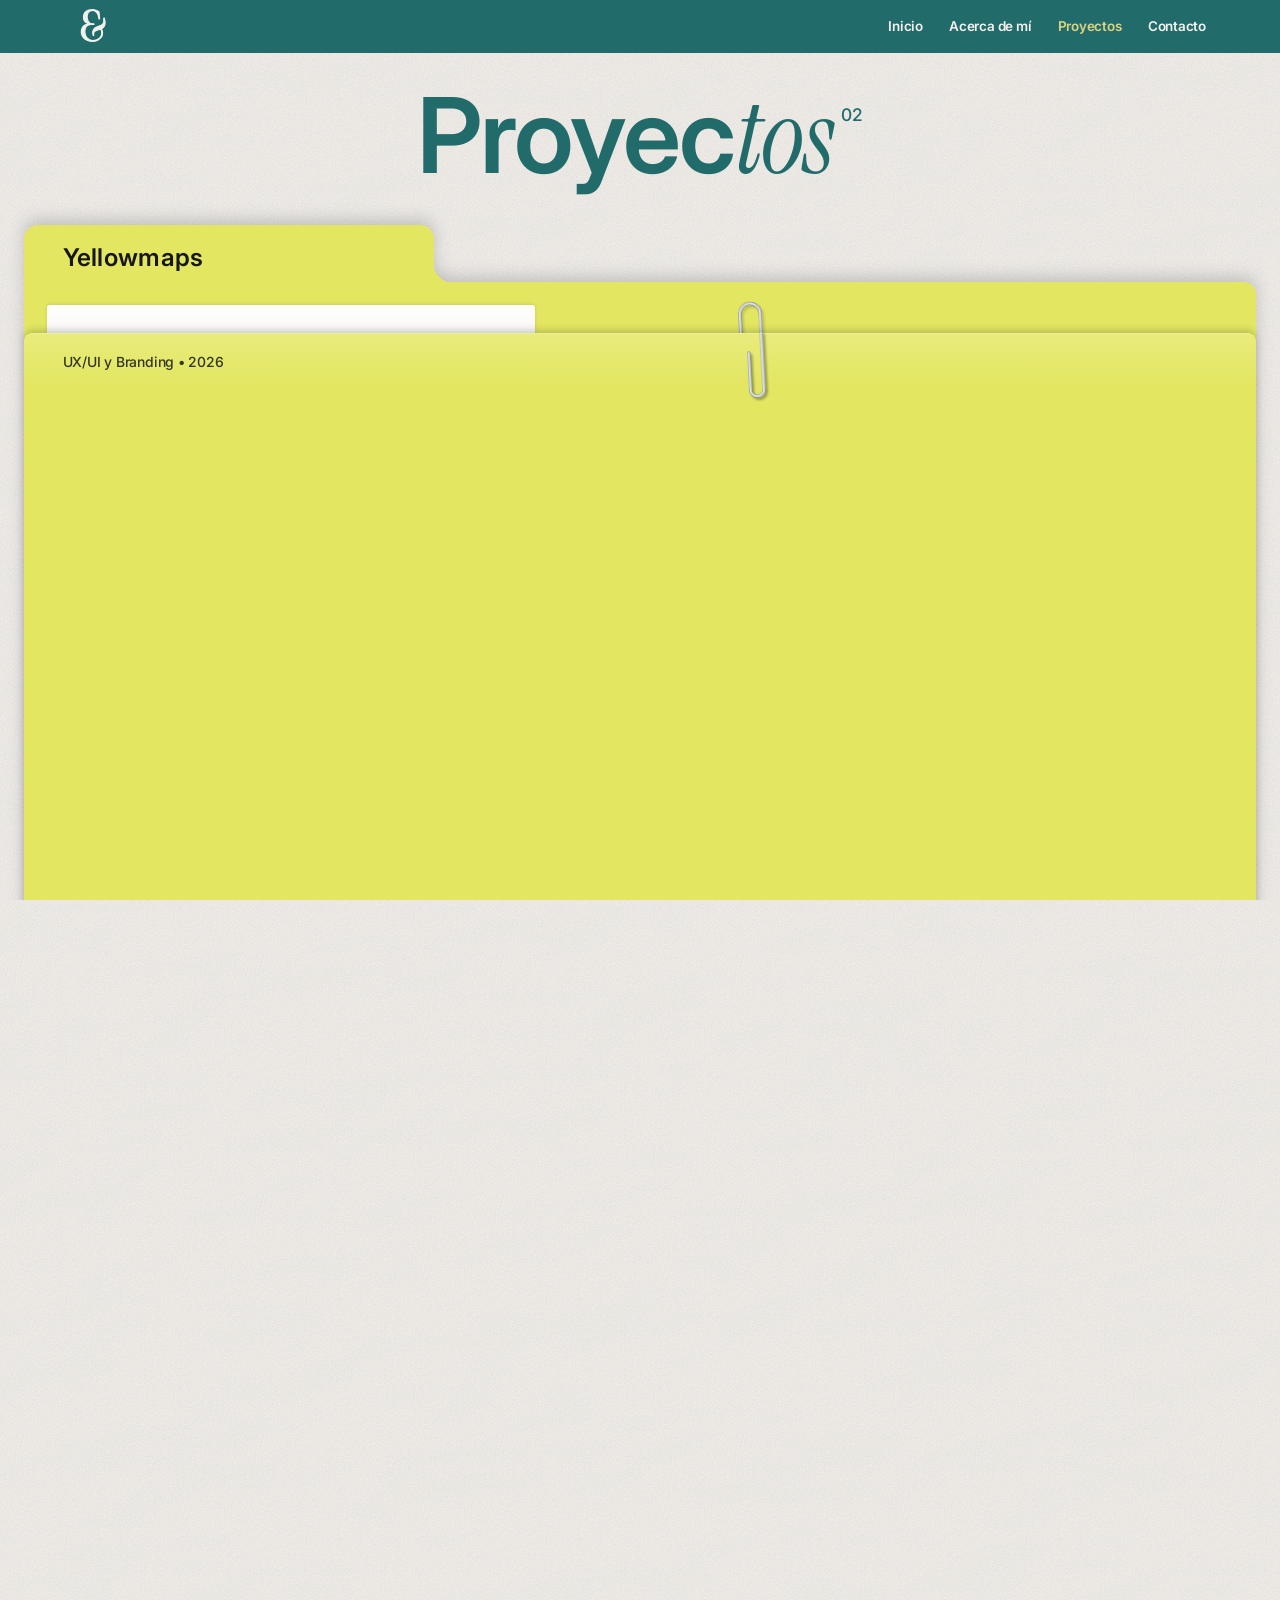
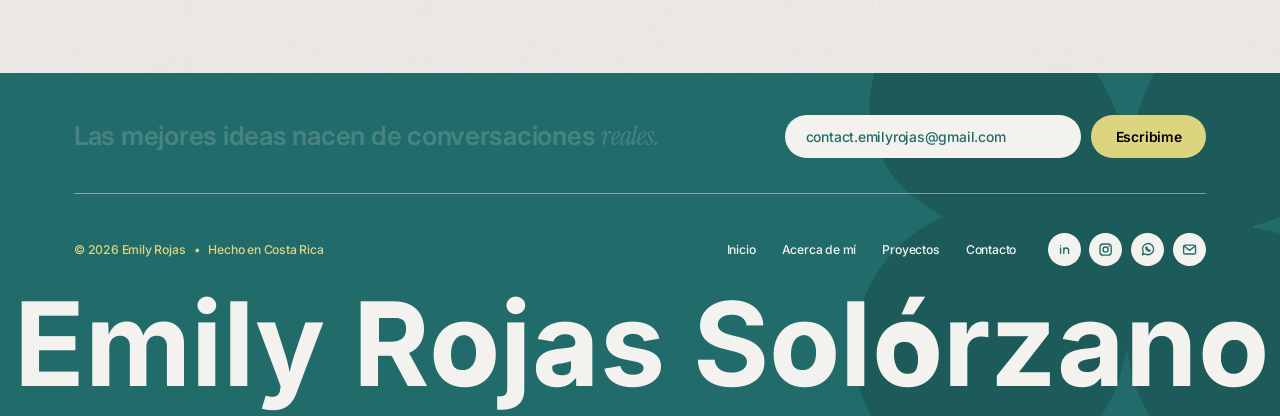
<file: services.html>
<!DOCTYPE html>
<html lang="es">
<head>
<meta charset="UTF-8">
<meta name="viewport" content="width=device-width, initial-scale=1.0">
<title>Proyectos — Emily Rojas Solórzano</title>
<meta name="description" content="Galería de proyectos de Emily Rojas Solórzano: UX/UI, branding e identidad de marca.">
<link rel="preconnect" href="https://fonts.googleapis.com">
<link rel="preconnect" href="https://fonts.gstatic.com" crossorigin>
<link href="https://fonts.googleapis.com/css2?family=Inter:ital,wght@0,300;0,400;0,500;0,600;0,700;0,800;1,500&family=Inter+Tight:wght@400;500;700;800&family=Instrument+Serif:ital@0;1&family=Shrikhand&display=swap" rel="stylesheet">
<link rel="stylesheet" href="assets/css/style.css?v=20261029">
</head>
<body>

<header class="site-header">
  <a href="index.html" class="logo" aria-label="Emily Rojas S."><svg viewBox="0 0 283.46 283.46" aria-hidden="true"><path d="M110.64,125.06l-9.43-3.48c-45.6-22.75-40.53-82.48,8.46-98.26,20.86-6.72,56.74-5.03,73.32,11,2.62,2.53,2.39,5.07,2.73,8.52,1.24,12.48,2.24,26.76,3.05,39.2.07,1.07.2,2.72.24,3.53.25,4.52-4.36,4.74-4.98.3-.3-2.13-.69-6.42-1.13-8.9-4.27-24.02-16.74-50.27-44.43-51.93-56.91-3.4-52.13,97.39-5.19,99.12,4.91.18,9.55.48,11.86.61,3.94.22,3.8,4.61-.03,4.55-5.06-.08-12.42-.06-19.41,0-58.48.54-57.34,87.36-14.23,111.49,33.96,19.01,86.61.78,93.01-40,1.46-9.26.93-26.52-5.83-33.81-3.39-3.66-7.44-1.98-11.66-1-18.45,4.29-48.11,14.23-41.45,37.28.63,2.18,1.48,8-1.34,8.09-3.31.1-4.08-6.32-4.54-8.79-4.92-26.54,4.18-42.95,28.22-53.86,15.4-6.99,36.05-10.24,46.36-24.77,7.74-10.92,7.44-25.56,5.88-38.17-.38-4.19,3.96-4.38,4.76-.95.95,4.06,4.07,16.71,4.57,21.27,2.13,19.67-.84,37.68-17.5,49.91-1.76,1.29-5.53,3.15-6.79,4.45-2.39,2.46.72,6.85,1.67,9.6,10.06,29.09-1.12,58.53-27.71,73.48-23.43,13.18-58.56,13.04-82.97,2.54-29.54-12.7-48.27-41.88-41.29-74.53,5.6-26.21,30.18-43.29,55.78-46.51Z"/></svg></a>

  <button class="nav-toggle" id="nav-toggle" aria-label="Toggle menu" aria-expanded="false">
    <span></span><span></span><span></span>
  </button>

  <nav class="main-nav">
    <a href="index.html">Inicio</a>
    <a href="about.html">Acerca de mí</a>
    <a href="services.html" aria-current="page">Proyectos</a>
    <a href="contact.html">Contacto</a>
  </nav>
</header>

<main class="page-main">

  <!-- PROJECTS: a stack of file folders, all in view (like a filing drawer seen from the front).
       Each folder = back panel + tab (one silhouette) → white sheet → paper clip's back half → front flap →
       clip's front half, so the clip really grips the edge. Every folder sits a little lower and lighter than
       the one behind it, tabs alternate sides. The stage pins and each folder slides in from the bottom-left as you scroll (main.js sets --k). -->
  <section class="files">
    <div class="files-stage">
    <h1 class="files-title">Proyec<em>tos</em><sup class="files-count">02</sup></h1>
    <div class="fl-stack" style="--n:2">
      <button type="button" class="fl fl--left fl--ym" data-pj-case="pj:0" aria-haspopup="dialog" aria-label="Abrir el proyecto Yellowmaps" style="--i:0; --cx:58%; --mcx:78%">
        <span class="fl-back"><span class="fl-tab">Yellowmaps</span></span>
        <span class="fl-paper" aria-hidden="true"></span>
        <svg class="fl-clip fl-clip--back" viewBox="0 0 32 118" aria-hidden="true"><path class="fl-clip-shadow" d="M9 54 V92 A7 7 0 0 0 23 92 V14 A10.5 10.5 0 0 0 2 14 V100 A14 14 0 0 0 30 100 V46"/><path class="fl-clip-edge" d="M9 54 V92 A7 7 0 0 0 23 92 V14 A10.5 10.5 0 0 0 2 14 V100 A14 14 0 0 0 30 100 V46"/><path class="fl-clip-wire" d="M9 54 V92 A7 7 0 0 0 23 92 V14 A10.5 10.5 0 0 0 2 14 V100 A14 14 0 0 0 30 100 V46"/><path class="fl-clip-shine" d="M9 54 V92 A7 7 0 0 0 23 92 V14 A10.5 10.5 0 0 0 2 14 V100 A14 14 0 0 0 30 100 V46"/></svg>
        <span class="fl-front"><span class="fl-meta">UX/UI y Branding • 2026</span></span>
        <svg class="fl-clip fl-clip--front" viewBox="0 0 32 118" aria-hidden="true"><path class="fl-clip-shadow" d="M9 54 V92 A7 7 0 0 0 23 92 V34"/><path class="fl-clip-edge" d="M9 54 V92 A7 7 0 0 0 23 92 V34"/><path class="fl-clip-wire" d="M9 54 V92 A7 7 0 0 0 23 92 V34"/><path class="fl-clip-shine" d="M9 54 V92 A7 7 0 0 0 23 92 V34"/></svg>
      </button>
      <button type="button" class="fl fl--right fl--front fl--ce" data-pj-case="pj-freelance:0" aria-haspopup="dialog" aria-label="Abrir el proyecto Ceipa" style="--i:1; --cx:30%; --mcx:14%">
        <span class="fl-back"><span class="fl-tab">Ceipa</span></span>
        <span class="fl-paper" aria-hidden="true"></span>
        <svg class="fl-clip fl-clip--back" viewBox="0 0 32 118" aria-hidden="true"><path class="fl-clip-shadow" d="M9 54 V92 A7 7 0 0 0 23 92 V14 A10.5 10.5 0 0 0 2 14 V100 A14 14 0 0 0 30 100 V46"/><path class="fl-clip-edge" d="M9 54 V92 A7 7 0 0 0 23 92 V14 A10.5 10.5 0 0 0 2 14 V100 A14 14 0 0 0 30 100 V46"/><path class="fl-clip-wire" d="M9 54 V92 A7 7 0 0 0 23 92 V14 A10.5 10.5 0 0 0 2 14 V100 A14 14 0 0 0 30 100 V46"/><path class="fl-clip-shine" d="M9 54 V92 A7 7 0 0 0 23 92 V14 A10.5 10.5 0 0 0 2 14 V100 A14 14 0 0 0 30 100 V46"/></svg>
        <span class="fl-front"><span class="fl-meta">Identidad de marca • Freelance</span></span>
        <svg class="fl-clip fl-clip--front" viewBox="0 0 32 118" aria-hidden="true"><path class="fl-clip-shadow" d="M9 54 V92 A7 7 0 0 0 23 92 V34"/><path class="fl-clip-edge" d="M9 54 V92 A7 7 0 0 0 23 92 V34"/><path class="fl-clip-wire" d="M9 54 V92 A7 7 0 0 0 23 92 V34"/><path class="fl-clip-shine" d="M9 54 V92 A7 7 0 0 0 23 92 V34"/></svg>
      </button>
    </div>
    </div>
  </section>

</main>

<footer class="site-footer">
    <div class="foot-card">
      <div class="foot-top">
        <p class="foot-tag">Las mejores ideas nacen de conversaciones <em>reales.</em></p>
        <div class="foot-write">
          <a href="mailto:contact.emilyrojas@gmail.com" class="foot-mail">contact.emilyrojas@gmail.com</a>
          <a href="https://wa.me/50683122993?text=Hola%20Emily%2C%20vi%20tu%20portafolio%20y%20me%20gustar%C3%ADa%20hablar%20contigo." target="_blank" rel="noopener" class="foot-go">Escribime</a>
        </div>
      </div>

      <a href="index.html" class="foot-mark">Emily Rojas Solórzano</a>

      <div class="foot-bottom">
        <p class="foot-credit">&copy; 2026 Emily Rojas <span aria-hidden="true">•</span> Hecho en Costa Rica</p>
        <nav class="foot-nav" aria-label="Pie de página">
          <a href="index.html">Inicio</a>
          <a href="about.html">Acerca de mí</a>
          <a href="services.html">Proyectos</a>
          <a href="contact.html">Contacto</a>
        </nav>
        <div class="foot-social">
          <a href="https://www.linkedin.com/in/emilyyrojasss/" target="_blank" rel="noopener" aria-label="LinkedIn"><svg viewBox="0 0 24 24" aria-hidden="true"><path d="M7 10v7M7 7v.01M11 17v-7M11 13.5c0-2 1.2-3.5 3-3.5s3 1.2 3 3.5V17"/></svg></a>
          <a href="https://www.instagram.com/emilyrojas.ptf/" target="_blank" rel="noopener" aria-label="Instagram"><svg viewBox="0 0 24 24" aria-hidden="true"><rect x="5" y="5" width="14" height="14" rx="4"/><circle cx="12" cy="12" r="3.2"/><path d="M16 8v.01"/></svg></a>
          <a href="https://wa.me/50683122993?text=Hola%20Emily%2C%20vi%20tu%20portafolio%20y%20me%20gustar%C3%ADa%20hablar%20contigo." target="_blank" rel="noopener" aria-label="WhatsApp"><svg viewBox="0 0 24 24" aria-hidden="true"><path d="M5.5 18.5 6.6 15A7 7 0 1 1 9 17.4z"/><path d="M9.7 9.6c.3 1.8 2.6 4.1 4.6 4.6l.9-1.1-1.5-.8-.6.6c-.8-.4-1.5-1.1-1.9-1.9l.6-.6-.8-1.5z"/></svg></a>
          <a href="mailto:contact.emilyrojas@gmail.com" aria-label="Email"><svg viewBox="0 0 24 24" aria-hidden="true"><rect x="4.5" y="6.5" width="15" height="11" rx="2"/><path d="m5 7.5 7 5.5 7-5.5"/></svg></a>
        </div>
      </div>
    </div>
  </footer>

<!-- PROJECTS OVERLAY (opens from "Ver proyectos" in A3 Technology) -->
<div class="pj" id="pj" role="dialog" aria-modal="true" aria-labelledby="pj-title" hidden>
  <div class="pj-panel">

    <div class="pj-view pj-view--list">
      <div class="pj-photo" aria-hidden="true"></div>
      <h2 class="pj-title" id="pj-title">Mis <em>proyectos</em></h2>
      <h3 class="pj-sub">Elegí uno para verlo</h3>
      <ul class="pj-grid">
          <li><button type="button" class="pj-pill" data-pj="0"><span class="pj-card-title"><img src="assets/img/yellowmaps/logo%20horizontal%20recortado.svg" alt="Yellowmaps" class="pj-logo" width="1313" height="225"></span><span class="feel-card-photo pj-cover--yellowmaps" aria-hidden="true"></span><span class="pj-card-text"><b>Yellowmaps</b>UX/UI y Branding • 2026</span></button></li>
      </ul>
      <button type="button" class="pj-close" aria-label="Cerrar"><svg viewBox="0 0 24 24" aria-hidden="true"><path d="M6 6l12 12M18 6L6 18"/></svg></button>
    </div>

    <div class="pj-view pj-view--deck" hidden>
      <button type="button" class="pj-back-circle" aria-label="Volver a la lista"><svg viewBox="0 0 24 24" aria-hidden="true"><path d="M20 12H4M10 6l-6 6 6 6"/></svg></button>
      <!-- Each .pj-deck is one project, shown as a case-study preview -->
      <section class="pj-deck cs cs--ym" data-tone="lime" data-name="Yellowmaps" hidden>
        <header class="cs-hero">
          <img class="cs-hero-img" src="assets/img/yellowmaps/web/portada.jpg" alt="Dos manos sostienen un celular con la app de Yellowmaps" width="1920" height="1080" decoding="async">
          <div class="cs-hero-copy">
            <p class="cs-kicker">A3 Technology • UX/UI y Branding • 2026</p>
            <h2 class="cs-title">Yellowmaps</h2>
            <p class="cs-line">App y marca para <em>negocios locales</em></p>
          </div>
        </header>
        <div class="cs-body">
        <section class="cx-overview">
          <div>
            <p class="cx-lede">Una app para encontrar los negocios que tenés cerca, y para que ellos también te encuentren.</p>
            <p class="cx-context">Yellowmaps nació en Costa Rica, inspirado en los antiguos libros de páginas amarillas. Es una app por geolocalización que muestra los negocios en el mapa, con una plataforma para los negocios y un landing page que explica todo el ecosistema.</p>
          </div>
          <dl class="cx-meta"><div><dt>Rol</dt><dd>UX/UI y Brand Designer</dd></div><div><dt>Empresa</dt><dd>A3 Technology</dd></div><div><dt>Año</dt><dd>2026</dd></div><div><dt>Equipo</dt><dd>Junto al área de front-end</dd></div><div><dt>Entregables</dt><dd>App móvil, plataforma de negocios, landing page, libro de marca y piezas gráficas</dd></div></dl>
        </section>
        <section class="cx-sec">
          <header class="cx-label"><span>01</span><h3>El reto</h3></header>
          <div class="cx-content">
            <p class="cx-text">La gente no siempre conoce los comercios que tiene cerca, y esos negocios necesitan que los vean. Eran dos usuarios distintos compartiendo un mismo mapa.</p>
          </div>
        </section>
        <figure class="cx-bleed" style="--ar:1.400"><img src="assets/img/yellowmaps/web/posters.jpg" data-zoom="assets/img/yellowmaps/web/posters.jpg" width="2400" height="1714" alt="Posters de Yellowmaps en una calle" loading="lazy" decoding="async" tabindex="0" role="button"></figure>
        <section class="cx-sec">
          <header class="cx-label"><span>02</span><h3>El proceso</h3></header>
          <div class="cx-content">
            <p class="cx-text">Empecé analizando a la competencia: casi nadie resolvía las dos puntas a la vez. Con el prototipo listo hice pruebas de usabilidad con el público objetivo y ajusté lo que no se entendía antes de seguir construyendo con desarrollo.</p>
            <ol class="cx-steps"><li><span>01</span>Análisis de la competencia</li><li><span>02</span>Prototipo de alta fidelidad</li><li><span>03</span>Pruebas de usabilidad</li><li><span>04</span>Ajustes junto a front-end</li></ol>
          </div>
        </section>
        <section class="cx-sec">
          <header class="cx-label"><span>03</span><h3>La solución</h3></header>
          <div class="cx-content">
            <p class="cx-text">Un sistema completo: la app, la marca que la acompaña y las piezas que la llevan a la calle.</p>
            <h4 class="cx-sub">La app</h4>
            <div class="cs-pair"><figure style="--ar:0.778"><img src="assets/img/yellowmaps/web/celular.jpg" data-zoom="assets/img/yellowmaps/web/celular.jpg" width="1867" height="2400" alt="La app de Yellowmaps en un celular" loading="lazy" decoding="async" tabindex="0" role="button"></figure><figure style="--ar:0.750"><img src="assets/img/yellowmaps/web/mapa.jpg" data-zoom="assets/img/yellowmaps/web/mapa.jpg" width="1800" height="2400" alt="El mapa de la app de Yellowmaps en un celular" loading="lazy" decoding="async" tabindex="0" role="button"></figure></div>
            <figure class="cs-full" style="--ar:1.333"><img src="assets/img/yellowmaps/web/landing.jpg" data-zoom="assets/img/yellowmaps/web/landing.jpg" width="2400" height="1800" alt="La página web de Yellowmaps en una laptop, con los negocios aliados" loading="lazy" decoding="async" tabindex="0" role="button"></figure>
            <h4 class="cx-sub">La marca</h4>
            <figure class="cs-full" style="--ar:1.500"><img src="assets/img/yellowmaps/web/libro.jpg" data-zoom="assets/img/yellowmaps/web/libro.jpg" width="2400" height="1600" alt="Libro de marca de Yellowmaps abierto en la página de uso del color" loading="lazy" decoding="async" tabindex="0" role="button"></figure>
            <div class="cs-pair"><figure style="--ar:0.778"><img src="assets/img/yellowmaps/web/isotipo.jpg" data-zoom="assets/img/yellowmaps/web/isotipo.jpg" width="1867" height="2400" alt="Isotipo de Yellowmaps en un letrero" loading="lazy" decoding="async" tabindex="0" role="button"></figure><figure style="--ar:1.500"><img src="assets/img/yellowmaps/web/libro-portada.jpg" data-zoom="assets/img/yellowmaps/web/libro-portada.jpg" width="2400" height="1600" alt="Portada del libro de marca de Yellowmaps" loading="lazy" decoding="async" tabindex="0" role="button"></figure></div>
            <h4 class="cx-sub">En la calle</h4>
            <div class="cs-pair"><figure style="--ar:1.778"><img src="assets/img/yellowmaps/web/sticker.jpg" data-zoom="assets/img/yellowmaps/web/sticker.jpg" width="1920" height="1080" alt="Sticker de Yellowmaps con QR en la vitrina de un negocio" loading="lazy" decoding="async" tabindex="0" role="button"></figure><figure style="--ar:1.778"><img src="assets/img/yellowmaps/web/flyers.jpg" data-zoom="assets/img/yellowmaps/web/flyers.jpg" width="1920" height="1080" alt="Flyers de Yellowmaps en una pared y bajo un limpiaparabrisas" loading="lazy" decoding="async" tabindex="0" role="button"></figure></div>
            <div class="cs-pair"><figure style="--ar:1.251"><img src="assets/img/yellowmaps/web/tarjetas.jpg" data-zoom="assets/img/yellowmaps/web/tarjetas.jpg" width="2400" height="1918" alt="Tarjetas de presentación de Yellowmaps" loading="lazy" decoding="async" tabindex="0" role="button"></figure><figure style="--ar:1.778"><img src="assets/img/yellowmaps/web/botella2.jpg" data-zoom="assets/img/yellowmaps/web/botella2.jpg" width="1920" height="1080" alt="Botella con el isotipo y el patrón de Yellowmaps" loading="lazy" decoding="async" tabindex="0" role="button"></figure></div>
          </div>
        </section>
        <section class="cx-sec">
          <header class="cx-label"><span>04</span><h3>El resultado</h3></header>
          <div class="cx-content">
            <div class="pj-stats cs-facts cx-stats"><div><b>+1000</b><span>usuarios en Costa Rica</span></div><div><b>3</b><span>app, plataforma y landing</span></div><div><b>Panamá</b><span>su siguiente lanzamiento</span></div></div>
            <p class="cx-quote">Estuve desde investigar hasta ver la marca en la calle. Ahí entendí que la app y la marca son <em>una sola experiencia.</em></p>
          </div>
        </section>
        </div>
        <button type="button" class="cx-next" data-pj-case="pj-freelance:0">
          <span class="cx-next-copy"><span>Siguiente proyecto</span><b>Ceipa</b><i class="pill-icon pill-butter"><svg viewBox="0 0 24 24" aria-hidden="true"><path d="M3.5 16.5 20 5.5M12.8 4.6 20 5.5l-2.6 7"/></svg></i></span>
          <span class="cx-next-img"><img src="assets/img/ceipa/portada.jpg" alt="" loading="lazy" decoding="async"></span>
        </button>
      </section>
    </div>

  </div>
</div>

<!-- FREELANCE PROJECTS OVERLAY (opens from "Ver proyectos" in Proyectos freelance) -->
<div class="pj" id="pj-freelance" role="dialog" aria-modal="true" aria-labelledby="pj-freelance-title" hidden>
  <div class="pj-panel">

    <div class="pj-view pj-view--list">
      <div class="pj-photo" aria-hidden="true"></div>
      <h2 class="pj-title" id="pj-freelance-title">Proyectos <em>freelance</em></h2>
      <h3 class="pj-sub">Elegí uno para verlo</h3>
      <ul class="pj-grid pj-grid--one">
          <li><button type="button" class="pj-pill" data-pj="0"><span class="pj-card-title">Ceipa</span><span class="feel-card-photo pj-cover--ceipa" aria-hidden="true"></span><span class="pj-card-text"><b>Ceipa</b>Identidad de marca • Freelance</span></button></li>
      </ul>
      <button type="button" class="pj-close" aria-label="Cerrar"><svg viewBox="0 0 24 24" aria-hidden="true"><path d="M6 6l12 12M18 6L6 18"/></svg></button>
    </div>

    <div class="pj-view pj-view--deck" hidden>
      <button type="button" class="pj-back-circle" aria-label="Volver a la lista"><svg viewBox="0 0 24 24" aria-hidden="true"><path d="M20 12H4M10 6l-6 6 6 6"/></svg></button>
      <!-- Each .pj-deck is one project, shown as a case-study preview -->
      <section class="pj-deck cs cs--ce" data-tone="lime" data-name="Ceipa" hidden>
        <header class="cs-hero">
          <img class="cs-hero-img" src="assets/img/ceipa/portada.jpg" alt="Dos jóvenes conversan en una casita entre plantas, con el isotipo de Ceipa encima" width="2216" height="1242" decoding="async">
          <div class="cs-hero-copy">
            <p class="cs-kicker">Freelance • Identidad de marca</p>
            <h2 class="cs-title">Ceipa</h2>
            <p class="cs-line">Identidad para <em>una comunidad</em></p>
          </div>
        </header>
        <div class="cs-body">
        <section class="cx-overview">
          <div>
            <p class="cx-lede">Una identidad para una comunidad de jóvenes que vive la fe en lo de todos los días.</p>
            <p class="cx-context">CEIPA, el Círculo de Espiritualidad Pedro Arrupe, es un proyecto católico para jóvenes. Forma comunidad a través de los ejercicios espirituales y el discernimiento de la vida cotidiana.</p>
          </div>
          <dl class="cx-meta"><div><dt>Rol</dt><dd>Diseño de identidad</dd></div><div><dt>Cliente</dt><dd>CEIPA</dd></div><div><dt>Tipo</dt><dd>Proyecto freelance</dd></div><div><dt>Entregables</dt><dd>Logo, sublogos, paleta, línea gráfica y piezas para redes</dd></div></dl>
        </section>
        <section class="cx-sec">
          <header class="cx-label"><span>01</span><h3>El reto</h3></header>
          <div class="cx-content">
            <p class="cx-text">CEIPA necesitaba una identidad que mostrara que la fe también se vive en lo cotidiano y en la naturaleza, no solo en espacios formales.</p>
          </div>
        </section>
        <figure class="cx-bleed" style="--ar:1.500"><img src="assets/img/ceipa/web/isotipo2.jpg" data-zoom="assets/img/ceipa/web/isotipo2.jpg" width="2400" height="1600" alt="Isotipo de Ceipa en relieve sobre papel, con un lápiz" loading="lazy" decoding="async" tabindex="0" role="button"></figure>
        <section class="cx-sec">
          <header class="cx-label"><span>02</span><h3>El proceso</h3></header>
          <div class="cx-content">
            <p class="cx-text">Escuchando a la comunidad apareció la idea: su fe no vive en un templo, vive en los ejercicios espirituales y en el día a día. Por eso el logo y la paleta tenían que salir de la naturaleza y no de símbolos religiosos clásicos.</p>
            <ol class="cx-steps"><li><span>01</span>Escuchar a la comunidad</li><li><span>02</span>Encontrar la idea</li><li><span>03</span>Logo y sublogos</li><li><span>04</span>Sistema visual</li></ol>
          </div>
        </section>
        <section class="cx-sec">
          <header class="cx-label"><span>03</span><h3>La solución</h3></header>
          <div class="cx-content">
            <p class="cx-text">Una identidad cálida y flexible, con logo, sublogos, paleta y línea gráfica propias.</p>
            <h4 class="cx-sub">El logo</h4>
            <div class="cs-logo" role="img" aria-label="Isotipo de Ceipa"><svg class="cs-logo-svg" viewBox="0 0 2080 2080" aria-hidden="true"><line pathLength="1" x1="194.83" y1="1025.66" x2="1885.17" y2="1025.66"/><line pathLength="1" x1="904.18" y1="325.99" x2="904.18" y2="1754.01"/><polyline pathLength="1" points="394.61 783.93 548.57 594.47 700.49 757.17"/><polyline pathLength="1" points="1145.08 805.31 1161.14 582.98 1291.46 692.5 1406.52 594.47 1438.08 805.31"/><polygon pathLength="1" points="468.23 1267.38 468.23 1522.25 678.04 1406.32 468.23 1267.38"/><polyline pathLength="1" points="1394.79 1280.27 1201.39 1446.92 1438.08 1459.81 1438.08 1522.25"/></svg></div>
            <figure class="cs-full" style="--ar:1.545"><img src="assets/img/ceipa/web/isotipo.jpg" data-zoom="assets/img/ceipa/web/isotipo.jpg" width="2400" height="1553" alt="Isotipo de Ceipa en bajorrelieve dorado sobre papel" loading="lazy" decoding="async" tabindex="0" role="button"></figure>
            <h4 class="cx-sub">En uso</h4>
            <figure class="cs-full" style="--ar:1.500"><img src="assets/img/ceipa/web/ejercicios.jpg" data-zoom="assets/img/ceipa/web/ejercicios.jpg" width="2400" height="1600" alt="Afiche de los ejercicios espirituales de Ceipa pegado en una pared" loading="lazy" decoding="async" tabindex="0" role="button"></figure>
          </div>
        </section>
        <section class="cx-sec">
          <header class="cx-label"><span>04</span><h3>El resultado</h3></header>
          <div class="cx-content">
            <p class="cx-text">Hoy CEIPA comunica sus actividades y su mensaje de forma unificada.</p>
            <p class="cx-quote">No hace falta un símbolo obvio para que algo se entienda. A veces <em>lo cotidiano dice más.</em></p>
          </div>
        </section>
        </div>
        <button type="button" class="cx-next" data-pj-case="pj:0">
          <span class="cx-next-copy"><span>Siguiente proyecto</span><b>Yellowmaps</b><i class="pill-icon pill-butter"><svg viewBox="0 0 24 24" aria-hidden="true"><path d="M3.5 16.5 20 5.5M12.8 4.6 20 5.5l-2.6 7"/></svg></i></span>
          <span class="cx-next-img"><img src="assets/img/yellowmaps/web/portada.jpg" alt="" loading="lazy" decoding="async"></span>
        </button>
      </section>
    </div>

  </div>
</div>

<script src="assets/js/main.js?v=20261029"></script>
</body>
</html>
</file>
<file: assets/css/style.css>
/* ============================================
   Portafolio Emily Rojas — estilos
   Sizes are written in "u" units: 1u = 1/1470 of the
   viewport width, so the hero scales like the reference
   design (drawn at a 1470px-wide viewport).
   ============================================ */

:root {
  --papaya: #e25220;
  --lime: #ddd480;
  --ocean: #226b6b;
  --passion: #e02c53;
  --wave: #b0d7ce;
  --mango: #cf7e00;

  --paper: #f4f2ee;
  --black: #000;
  --white: #fff;

  --text-body: #3d2b1f;
  --ink: #111;

  /* layout grid (desktop): 12 columns, 85u side margins, 24u gutters.
     Column n starts at 85u + (n - 1) × 110.33u. Left-aligned text starts on one of these */
  --grid-m: calc(var(--u) * 85);
  --col-2: calc(var(--u) * 195.33);
  --col-3: calc(var(--u) * 305.67);
  --col-7: calc(var(--u) * 747);

  /* brand shapes (Emily's graphic elements, also in assets/img/brand). They are masks: the shape takes
     whatever background colour the element gives it, always a shade of the colour behind it */
  --shape-flor: url("data:image/svg+xml,%3Csvg xmlns='http://www.w3.org/2000/svg' viewBox='0 0 283.46 283.46'%3E%3Cpath d='M251.8,33.53c22.51,21.37,26.19,48.96,2.81,71.35-16.73,16.02-31.21,21.66-52.62,28.6-.58.19-1.27.17-1.36.99,23.79,3.89,52.15,13.95,63.33,37.02,22.19,45.77-12.41,90.33-61.96,84.49-32.91-3.88-57.89-31.75-60.59-64.39l-4.98,18.33c-26.28,62.37-131.54,51.67-123.33-25.34,2.64-24.78,18.73-44.61,40.8-55.09.21-1.05-.23-.64-.66-.89-12.7-7.45-23.53-16.26-29.46-30.29C5.81,55.78,48.9,5.95,93.14,28.43c26.07,13.25,41.92,42.74,49.58,69.9,2.48-26.42,16.73-51.53,37.22-68.11,23.22-18.79,50.29-17.16,71.86,3.31Z'/%3E%3C/svg%3E");
  --shape-rayas: url("data:image/svg+xml,%3Csvg xmlns='http://www.w3.org/2000/svg' viewBox='7.5 21 268.4 241.4'%3E%3Cpath d='M17.75,130.96l1.31-5.94c.24-2.08.19-9.8.67-10.77s1.86-1.24,2.65-.45c1.52,1.53,1.57,19.42.1,21.01-2.26,2.43-4.88-.21-4.73-2.97-.8.39-.55,1.53-1.3,2.43-1.74,2.07-3.21.26-3.5-1.8-.36-2.52.41-10.4,1.04-12.97.33-1.35,1.17-4.18,2.67-2.62.24.25,1.09,3.02,1.09,3.31v10.78Z'/%3E%3Cpath d='M265.8,81.77l1.83,19.28.87-4.18c-.03-2.01-.11-11.36,1.3-12.34.43-.3.86-.2,1.34-.19.12,1,.64,1.99.77,2.97.28,2.14.5,5.58.57,7.78.06,1.7.28,7.87-.42,8.85-1.32,1.85-4.1.82-3.56-1.57-8.02,8.68-5.51-9.72-5.26-13.84.15-2.32-1.2-8.53,2.56-6.77Z'/%3E%3Cpath d='M265.42,216.73c.77.1.42-1,.44-1.53.13-3.52.14-7.53.45-10.99.08-.9.52-4.51,1.96-4.18.57.42.81,1,1,1.65.68,2.41,1.26,12.69.99,15.28-.1.98-.36,1.94-.64,2.87-2.03,1.23-3.31.3-3.97-1.77-1.78,3.52-4.72,2.89-5.08-1.07-.47-5.13-.14-13.33.44-18.52.24-2.15,1.71-1.96,2.57-.32l1.86,18.6Z'/%3E%3Cpath d='M162.86,199.2c.78,6.05,4,19.5,1.5,24.9-1.2,2.58-3.54,1.14-4.24-1.28-2.01-6.99.21-15.65.37-22.84.12-1.26,1.35-.92,2.37-.79Z'/%3E%3Cpath d='M243.7,83.51h1.65c1.07.37,1.93,7.95,2.03,9.41.2,3.14.45,10.29-.02,13.17-.58,3.56-4.84,3.26-5.26-.41s-.21-10.31.01-14.08c.08-1.3.64-7.77,1.59-8.09Z'/%3E%3Cpath d='M166.34,109.3c-2.3,2.4-3.95-1.78-4.25-3.68-.85-5.26-.19-12.99.45-18.37.23-1.92.46-5.52,2.93-3.04.7,4.36,3.52,22.33.87,25.1Z'/%3E%3Cpath d='M243.32,199.24c1.26,1.35,1.95,14.31,1.88,16.84-.03,1.15-.47,6.48-.75,7.14-.75,1.74-4.27.92-4.54-1.01.25-5.33-.37-10.99-.03-16.28.09-1.4.76-9.56,3.43-6.69Z'/%3E%3Cpath d='M147.93,109.01c.74.5.54,12.73.5,14.71-.07,3.6.02,7.44-.08,11s-5.44,5.88-5.22-.89c.16-4.82,1.26-10.5,1.76-15.4.18-1.82.03-8.56,1.32-9.24.41-.21,1.38-.41,1.72-.18Z'/%3E%3Cpath d='M218.02,257.53c-1.78-1.61-.23-9.26-.11-11.56.22-4.26-.12-10.05.42-14.09.31-2.31,2.08-2.94,2.9-.22,1.32,4.35,1.5,15.37,1.07,20.03-.16,1.77-1.5,8.36-4.28,5.84Z'/%3E%3Cpath d='M38.92,203.15c.41-.25,1.68-.11,2.15.16,1.53.89.81,11.8,1.75,14.08.07,1.91.21,10.1-1.31,10.99-.89.53-2.44.41-3.06-.47-2.04-2.93-.36-14.94-.03-18.89.09-1.12-.26-5.4.5-5.87Z'/%3E%3Cpath d='M220.22,141.84c-1.51-1.77.17-13.03.35-15.92.16-2.62-.22-5.31-.01-7.93.1-1.31.19-3.97,1.91-3.66.51.09.89.65,1.06,1.12,1.33,3.79,1.4,17.15.98,21.44-.15,1.54-.93,5.33-2.84,5.48-.45-.08-1.15-.19-1.44-.53Z'/%3E%3Cpath d='M159.95,257.09c-1.03-1.03-1.04-8.88-1-10.69.08-3.93.41-10.2.94-14.03.07-.48.18-1.11.5-1.47,2.86-1.53,2.76,2.87,2.97,4.96.52,5.12,1.03,13.97.45,18.92-.27,2.33-1.64,3.66-3.86,2.3Z'/%3E%3Cpath d='M43.65,87.48c1.16,7.17,1.5,14.46,1.39,21.73.15,3.13-2.72,5.75-4.66,2.43-1.11-7.81.12-15.67.75-23.49.3-.95,1.7-.84,2.52-.66Z'/%3E%3Cpath d='M165.06,115.19c.28.6.44,1.25.5,1.92.5,5.36,1.23,13.73.9,18.94-.12,1.82-.24,6.06-2.44,5.96-1.4.02-2.19-1.22-2.4-2.49-.48-2.93-.18-9.52-.04-12.75.15-3.52.74-7.36.96-10.91.3-.95,1.7-.84,2.52-.66Z'/%3E%3Cpath d='M143.83,224.68l1.5.18c1.59,1.52.44,3.14.41,4.83-.1,6.37.74,14.66.03,20.7-.17,1.41-1.16,3.37-2.83,3.29-2.72-.13-2.12-3.49-2.04-5.52.21-5.75,1.15-13.03,1.78-18.89.1-.97.4-4.34,1.14-4.59Z'/%3E%3Cpath d='M172.03,202.73c4.09-1.22,2.65,7.27,2.75,9.84.04,1.04.47,2.01.48,3.04.01,1.88-.06,10.7-1.33,11.46-3.3,1.98-3.86-3.71-3.99-5.71-.35-5.53.99-11.59.91-17.16.09-.68.52-1.27,1.18-1.47Z'/%3E%3Cpath d='M105.6,230.44c.78-.23,1.99-.26,2.27.64.69,6.37.56,12.85,1.48,19.19.08.59.72,1.16.78,1.89.21,2.66-3.92,4.22-5.05,1.51-.7-1.68-.99-6.14-1.1-8.14-.2-3.8-.22-9.94.45-13.62.12-.69.48-1.26,1.18-1.47Z'/%3E%3Cpath d='M87.92,85.81c.46,0,1.01.38,1.33.72.73,1.21-.42,13.26-.72,15.56-.24,1.82-1.18,8.7-2.33,9.55-1.89,1.38-3.85-.63-3.74-2.82.32-6.46,3.62-14.3,3.59-21.08.14-.83,1.01-1.92,1.88-1.92Z'/%3E%3Cpath d='M186.51,231.28c.93-.3,1.99.23,2.26,1.17.45,4.76,1.23,9.62,1.44,14.39.08,1.71.4,7.78.13,8.95-.42,1.85-2.9,3.26-4.34,1.85-1.56-1.54-.23-8.54-.19-10.77.08-4.36-.52-9.98-.04-14.11.07-.6.02-1.25.73-1.49Z'/%3E%3Cpath d='M51.73,228.94c-2.12-2.28.13-10.2.33-13.32.14-2.12-.49-10.05.55-11.1,2.09-2.11,3.08,1.19,3.36,2.8.79,4.51,1.22,16.89-1.33,20.56-.61.87-1.96,2.09-2.91,1.06Z'/%3E%3Cpath d='M84.07,227.18c-.86.75-3.43.17-3.77-1.08l3.52-23.58c1.26-1.86,3.23-1.41,3.43.84.08.96-.42,1.75-.43,2.6-.05,3.2-.86,19.56-2.75,21.23Z'/%3E%3Cpath d='M28.58,112.96c.9-.29,2.02.24,2.28,1.16.27,4.93,1.23,9.92,1.43,14.85.08,1.95.28,6.15-.11,7.84-.72,3.12-5.14,2.93-5.22-1.67-.07-4.1.73-9.41.93-13.61.08-1.6-.57-8.15.69-8.56Z'/%3E%3Cpath d='M111.79,138.77c-1.38,1.37-4.04,1.14-4.64-1.1-.95-3.56-1-16.67-.55-20.58.38-3.33,3.48-3.34,3.94-.4.78,5.08.14,11.83.88,17.15.19,1.36,1.88,3.42.36,4.93Z'/%3E%3Cpath d='M174.21,87.04c.99-.33,2.37.01,2.7,1.13-.07,3.66,1.7,21.24-.53,23.05-1.88,1.53-3.56-.45-3.79-2.45-.55-4.75-.12-14.48.44-19.37.09-.8.32-2.07,1.18-2.35Z'/%3E%3Cpath d='M47.23,115.35c.35-1.25,2.6-1.56,2.96.12.54,5.89,2.17,12.49,2.33,18.33.06,2.16.11,4.84-1.63,6.36-2.12.77-3.67-3.7-3.67-5.01v-19.79Z'/%3E%3Cpath d='M182.15,204.03c.75-.18,1.97.38,2.24,1.13,1.29,3.49.38,9.75,1.42,13.53-.33,3.13,1.18,7.97-2.43,9.46-1.78-.35-2.68-1.51-2.88-3.28-.72-6.21.94-13.69.67-20.02l.97-.82Z'/%3E%3Cpath d='M57.67,88.85c1.47,1.71,1.2,18.73.33,21.43-1.54,4.72-4.91,4.57-4.96-.65-.02-2.3,1.04-5.5,1.22-7.92.3-3.92.35-7.92.46-11.86.07-1.46,2.07-2.03,2.96-1Z'/%3E%3Cpath d='M182.38,146.91c.57-.66,2.51-.76,3.24-.15,1.65,1.37.97,12.54,1.04,15.24.06,2.5,1.87,6.1-1.54,7.25-2.08.21-3.03-2.13-3.24-3.79-.46-3.6-.34-12.12-.06-15.81.05-.64.22-2.34.56-2.73Z'/%3E%3Cpath d='M25.7,228.63c1.35-.19,2.39-.18,2.85,1.27.11,3.41.9,7.01,1.07,10.36.15,2.86.46,9.8,0,12.3-.35,1.86-2.42,1.85-3.95,1.33l-.88-2.19.92-23.07Z'/%3E%3Cpath d='M183.7,88.85c.35-.35,1.3-.61,1.79-.49.69.24.97.83,1.22,1.45.59,1.48,1.18,8.19,1.28,10.15.14,2.71,1.28,14.46-3.51,12.3-2.23-1.01-1.29-6.33-1.31-8.33-.02-2.32-.44-14.11.53-15.08Z'/%3E%3Cpath d='M189.14,115.6l1.5.17c.5.48.74,1.12.84,1.8.9,6,1.38,15.89,1.27,21.97-.06,3.34-4.4,4.57-4.79,1.33-.9-7.51,1.04-16.17.44-23.8l.73-1.48Z'/%3E%3Cpath d='M174.69,169.12c-1.45,1.46-4.17-.46-4.27-2.34.53-6.35-.15-13.55.41-19.77.17-1.86,1.64-3.13,2.87-1.54.83,1.07,2.04,15.19,1.99,17.41-.02,1.04-.53,5.76-1.01,6.25Z'/%3E%3Cpath d='M143.39,196.98l1.51.16c1.82,3.42,1.1,7.34,1.28,11.04.19,3.93,1.44,8.45-.6,12.12-3.76,1.75-4.09-1.7-4.24-4.64-.17-3.47.11-11.05.5-14.49.1-.87.78-3.93,1.54-4.19Z'/%3E%3Cpath d='M45.03,230.58c.33-1.1,2.6-.86,2.99.53l2.32,19.26c0,2.47-1.65,8.09-4.2,4.16-.27-.41-1.12-2.54-1.12-2.84v-21.11Z'/%3E%3Cpath d='M146.06,81.3c1.22-.32,1.47.74,1.79,1.62,1.12,3.05,1.49,16.72.97,20.08-.09.58-.27,1.11-.62,1.58-2.31,1.07-3.89.69-4.2-1.98-.44-3.88-.34-15.99.74-19.51.19-.63.65-1.61,1.32-1.79Z'/%3E%3Cpath d='M109.31,174.12h1.86s.63.69.63.69c1.26,7.93,2.31,16.64-.09,24.37-.76.62-2.39.61-3.17,0-1.42-1.12.2-9.11.28-11.24s-.43-13.25.48-13.81Z'/%3E%3Cpath d='M198.83,118.25l2.17.37c.98,6.16.96,12.48,1.05,18.74.02,1.48,1.01,2.91-.02,4.35-1.54,2.16-4.53-.73-4.78-2.63.16-5.64-.15-11.99.42-17.56.09-.85.36-2.98,1.15-3.26Z'/%3E%3Cpath d='M90.2,173.23c1.85-.46,2.11,2.5,2.28,3.75.63,4.55,1.08,15.83-.72,19.84-.77,1.72-2.49,2.6-4.1,1.25-1.74-1.46-.35-2.32-.09-3.68.64-3.33,1.25-7.03,1.46-10.41.17-2.75-.48-6.76,0-9.24.12-.63.54-1.35,1.17-1.5Z'/%3E%3Cpath d='M35.21,230.41c1.12-.28,2.02,1.08,2.24,2.03,1,4.34,1.97,15.9.87,20.04-.56,2.1-2.88,2.75-4.06.74-2.23-3.81.76-16.43-.23-21.3.07-.62.57-1.36,1.17-1.51Z'/%3E%3Cpath d='M114.05,58.43c1.02,6.08,1.78,12.45,1.36,18.64-.25,3.65-1.1,10.65-5.29,5.26l1.33-22.85c.11-1.36,1.56-1.22,2.6-1.05Z'/%3E%3Cpath d='M189.42,81.15c-2.59-2.7,1.44-17.94,1.24-22.08.46-2.01,3.21-2.49,3.51-.05.4,3.19-.16,17.27-1.12,20.03-.51,1.46-1.99,3.8-3.63,2.1Z'/%3E%3Cpath d='M186.13,30.74c1.54-.29,2.67.89,2.77,2.33-.75,3.13,1.49,18.31-.01,19.82-1.72,1.73-4.14.19-4.42-2.2-.66-5.71.51-12.63,0-18.48.07-.83.9-1.33,1.65-1.47Z'/%3E%3Cpath d='M189.64,196.82c-.88.87-2.29.4-2.88-.63-2.1-3.65,1.81-17.52,1.76-22.26,4.09-3.28,3.55,2.41,3.45,5.21-.13,4-.25,10.25-.93,14.02-.14.77-.93,3.2-1.4,3.66Z'/%3E%3Cpath d='M94.19,58.06c1.09,1.3,1.18,15.25.98,17.7-.19,2.31-.65,7.45-3.7,7.26-3.98-.25-1.16-5.52-.81-7.81.86-5.58.45-11.33.98-16.96.17-.69,2.06-.77,2.55-.18Z'/%3E%3Cpath d='M174.18,29.39l1.5.18c.32.29.54.68.67,1.09.73,2.23,1.38,9.51,1.51,12.12.12,2.29.29,8.49-.67,10.32s-3.9.69-4.19-1.5c-.59-4.49.14-11.27.46-15.86.1-1.37-.51-5.94.71-6.34Z'/%3E%3Cpath d='M49.29,145.52c.98-.24,1.75.61,1.88,1.5-.22,3.83,2.3,21.12-.16,23.12-4.73,3.85-3.87-9.89-3.8-11.72.12-3.08.38-8.52.91-11.41.12-.63.55-1.35,1.17-1.5Z'/%3E%3Cpath d='M160.18,104.02c-1.96,1.42-3.94-.26-4.27-2.34-.92-5.8,1.1-12.92.41-18.89.05-1.19,1.35-1.36,2.35-1.04,1.25.41,1.88,6.57,2.05,8.08.52,4.68.95,9.65-.54,14.18Z'/%3E%3Cpath d='M39.2,115.23c1.56,1.61,2.49,20.53,1.02,22.91-.81,1.31-3.51.47-3.91-.89-.14-.48-.51-4.46-.52-5.19-.05-3.87.71-8.81.92-12.76.07-1.28-1.14-3.68.52-4.33.61-.24,1.51-.21,1.97.26Z'/%3E%3Cpath d='M196.67,233.94c.81-.22,1.73.05,2.11.82.19.4.6,4.6.65,5.5.24,3.83-.25,8.15-.01,11.85.08,1.19.87,2.58.84,3.56-.1,3.5-4.81,2.76-5.23-.89-.53-4.51-.18-14.33.43-18.94.11-.82.29-1.64,1.21-1.9Z'/%3E%3Cpath d='M50.85,30.35l1.37-.47c.51.18.92.59,1.07,1.11.97,3.27.07,7.51.99,10.88-.45,2.41,1.74,15.4-3.54,12.78-.91-.45-1.3-4.86-1.33-6.14-.13-4.6.4-11.65.9-16.3.06-.59.14-1.44.55-1.86Z'/%3E%3Cpath d='M197.09,89.66c1.17-.36,2.42.36,2.76,1.51,1.3,4.44.7,11.54,1.38,16.22.18,1.26,1.23,2.44,1.26,3.11.11,2.77-4.76,3.17-5.59-.98-.89-4.45-.45-9.83-.55-14.41-.03-1.26-1.28-4.83.74-5.46Z'/%3E%3Cpath d='M197.13,205.84c1.2,1.2,1.18,13.44,1.47,15.9.24,2.01,3.03,6.27-.71,6.47-4.68.25-3.55-7.98-3.72-10.84-.16-2.64-1.13-9.1-.39-11.35.37-1.14,2.7-.83,3.35-.18Z'/%3E%3Cpath d='M154.24,219.26c-1.39-1.46-.11-17.24-.54-20.33.09-1.63,2.86-2.29,3.42-.81.6,1.6,1.27,7.23,1.4,9.15.15,2.17.33,10.32-.52,11.79s-2.75,1.26-3.76.19Z'/%3E%3Cpath d='M121.47,174.16c1.33,1.49,2,14.29,1.88,16.86-.06,1.28-.59,6.99-1.32,7.48-.86.57-2.55.1-3.48-.3-.54-2.67.33-5.55.4-8.06.1-4.16-.7-11.33-.02-14.97.23-1.2,1.8-1.83,2.54-1Z'/%3E%3Cpath d='M98.59,88.41c.36.42.96,5.67,1.01,6.68.25,5.46-.47,10.98-2.43,16.08-.68.81-2.73.6-3.35-.18-.34-.4-.41-.86-.44-1.36-.17-3.56,1.83-10.43,2.23-14.52.17-1.7-.75-6.73,1.19-7.19.48-.11,1.47.13,1.78.49Z'/%3E%3Cpath d='M233.14,173.22l1.5.18c1.57.81,1.88,9.93,1.77,11.9-.21,3.69-1.57,7.21-1.87,10.88l-2.3,1.66c-.6-.05-1.54-.83-1.77-1.35-1.08-2.44,1.65-9.71,1.91-13.02.22-2.79-.4-6.72.06-9.18.09-.49.17-.89.71-1.07Z'/%3E%3Cpath d='M235.81,57.55c2.14-.53,2.65,4.87,2.77,6.34.46,5.64-.38,9.28-1.73,14.54-.36,1.41.64,3.76-2.01,3.75-4.82-.01-.46-10.56-.23-13.46s-.48-7.04.02-9.66c.12-.63.53-1.35,1.17-1.5Z'/%3E%3Cpath d='M222.18,85.74c.81-.24,1.95-.28,2.24.67.35,4.24,3.54,16.18,1.75,19.61-.7,1.34-2.28,1.48-3.4.52-1.22-1.05-1.65-4.51-1.77-6.14-.22-2.77-.45-10.74,0-13.18.13-.69.47-1.26,1.18-1.47Z'/%3E%3Cpath d='M74.61,112.38c-1.54-3.47.26-7.22.72-10.73.39-3,.32-6.78.97-9.59.24-1.07.78-1.62,1.93-1.58.45.04.89.29,1.16.64.42.54.89,8.35.86,9.74-.05,2.2-1.25,11.76-3.76,12.09-.46.06-1.54-.23-1.87-.56Z'/%3E%3Cpath d='M16.56,250.9c-2.16-1.8,0-9.15.31-11.96s.28-6.24.43-9.16l2.38-.71c.95.31,1.51,5.65,1.59,6.79.18,2.65.22,12.45-1.11,14.28-.85,1.18-2.4,1.75-3.6.75Z'/%3E%3Cpath d='M94.13,203.57c3.84-1.25,2.41,8.27,3.26,10.28-.71,2.96-.64,10.54-2.63,12.8-.85.97-2.75.93-3.33-.24-1.4-2.85,3.21-17.5,1.98-21.77.03-.48.22-.91.71-1.07Z'/%3E%3Cpath d='M241.51,114.3c.47-.15,1.1-.16,1.51.14,1.47,1.05.39,9.36,1.31,11.45-.25,3.12.3,6.58-.07,9.64-.15,1.27-.46,3.14-1.95,3.37-2.31.21-2.7-4.27-2.75-5.96-.12-4.17.2-12.6.82-16.68.1-.67.44-1.73,1.14-1.96Z'/%3E%3Cpath d='M121.63,58.45c.47-.3,1.98-.14,2.37.37s1.44,7.44,1.52,8.59c.18,2.49.25,13.4-.84,14.98-.8,1.15-2.79,1.06-3.6,0-.93-1.2.42-10.13.5-12.34.09-2.61.05-5.34,0-7.95-.01-.82-.78-3.15.04-3.66Z'/%3E%3Cpath d='M74.79,206.24c.55-.18,1.44-.19,1.93.14,1.2.8,1.03,11.25.88,13.23s-1.31,8.89-3.74,8.99c-2.62-.22-2.13-3.15-2.01-5.06.15-2.34.99-4.73,1.28-7.08.24-1.97.12-9.71,1.67-10.22Z'/%3E%3Cpath d='M212.52,86.2c.54.58,1.29,6.74,1.42,8.03.28,2.81.75,7.44.44,10.11-.7,6.16-5.19,5.04-5.3-.46-.02-1.04.47-2,.47-3.04.02-4-.5-9.47-.04-13.24.2-1.61,1.93-2.54,3-1.41Z'/%3E%3Cpath d='M240.75,229.96c.23.15.86,4.68.91,5.46.23,3.56.95,15.06-.34,17.68-2.57,5.2-5-4.48-4.07-6.71l.98-15.29c.17-.91,1.86-1.59,2.51-1.15Z'/%3E%3Cpath d='M168.48,235.26c.9-.12,2.37-.38,2.72.67.62,1.85,1.25,8.28,1.39,10.49s.35,7.31,0,9.22c-.34,1.81-2.79,2.71-4.21,1.59s-.16-10.21-.16-12.6c0-1.85-1.15-7.76-.27-9.02l.53-.35Z'/%3E%3Cpath d='M171.15,119.6c.58-.18,1.39-.22,1.91.12.39.43.53.99.67,1.53.8,3.18,2.07,16.11,1.22,18.87-.39,1.26-.77,1.73-2.12,1.86-3.79.38-2.4-2.49-2.41-4.63-.02-4.55.08-9.12,0-13.67-.02-1.34-1.27-3.47.73-4.08Z'/%3E%3Cpath d='M221.81,201.39c.59.38,2.18,12.15,2.28,13.78.12,1.99.71,7.42-1.99,7.54s-3.16-3.71-3.32-5.75c-.37-4.78.25-10.08.08-14.91l.66-.66h2.3Z'/%3E%3Cpath d='M260.27,249.59c-2.16-1.94-1.25-7.49-1.01-10.21.15-1.64,1.45-12.36,1.87-12.86,1.32-1.59,2.36.36,2.54,1.85.41,3.54.78,12.82.43,16.28-.16,1.55-.95,4.86-2.59,5.3-.46.1-.89-.05-1.23-.36Z'/%3E%3Cpath d='M178.66,233.54c.57.78,1.91,12.94,1.88,14.65-.03,1.55-.51,5.81-1.88,6.49-2.84,1.4-3.23-1.8-3.41-3.87-.51-5.68.78-11.39.41-17.07.19-.77,2.53-.84,3-.19Z'/%3E%3Cpath d='M58.5,233.07c.37-.07,1.25.32,1.49.59,1.42,1.63.78,16.28,1.79,19.36.42,2.32-1.48,3.64-3.56,2.64-1.24-.59-1.68-3.93-1.77-5.26-.22-3.18.2-9.01.46-12.33.09-1.18.38-4.77,1.6-4.99Z'/%3E%3Cpath d='M17.59,145.5c.7-.2,1.37.26,1.68.87,1.03,2,.88,12.81.69,15.62-.06.91-.43,4.53-.67,5.04-.93,2-4.49,1.46-4.56-1.08.87-5.85.4-12.71,1.74-18.45.15-.65.4-1.79,1.11-1.99Z'/%3E%3Cpath d='M179.52,117.39c1.04-.14,1.36.35,1.67,1.24,1.23,3.6,2.14,15.56.98,19.04-.62,1.85-3.39,2.53-4.09.35-.2-.63-.64-4.7-.65-5.54-.01-1.05.48-2,.48-3.04,0-1.99-.4-10.55.41-11.46.19-.21.92-.55,1.21-.59Z'/%3E%3Cpath d='M60.04,117.83l2.17.14c1.21.83,1.17,11.57,1.3,13.65.1,1.7,1.35,7.15.22,8.15-6.28,3.15-4.8-9.71-4.65-13.44.05-1.12.59-8.27.96-8.5Z'/%3E%3Cpath d='M207.41,201.84c.79-.36,2.23-.93,2.81-.08.43.63,1.4,8.9,1.52,10.35.25,2.99.96,7.92-.5,10.49-2.12,3.75-4.08,0-4.34-2.58-.2-2.03.43-3.52.46-5.26.06-4.31-.13-8.63.05-12.93Z'/%3E%3Cpath d='M177.5,196.43c-1.27-2.72-.1-5.82-.04-8.5.07-3.22-.54-8.61,0-11.44.3-1.58,2.13-2.18,3.11-.93,1.13,1.45,1.94,12.33,1.72,14.55-.26,2.56-1.37,7.56-4.77,6.32Z'/%3E%3Cpath d='M262.46,133.92c-1.37-1.31-1.09-6.48-.99-8.45.11-2.24,1.26-12.82,2-14.28.88-1.77,2.2-.59,2.42,1.06.56,4.15.92,14.02.43,18.06-.2,1.69-2.03,5.35-3.85,3.61Z'/%3E%3Cpath d='M116.16,85.7c1.53-.38,1.92,1.51,2.14,2.57.8,3.85,1.77,11.3,1.95,15.21.07,1.52.09,5.76-2,5.95-1.96.12-2.68-3.14-2.84-4.64-.58-5.33-.1-11.74-.46-17.18-.03-.75.45-1.72,1.2-1.91Z'/%3E%3Cpath d='M19.16,30.33c1.21-1.72,2.86,1.04,3.02,2.75.35,3.7.45,13.15-.06,16.69-.54,3.75-4.49,3.74-4.82.95s.21-7.71.47-10.58c.12-1.34,1.05-9.31,1.4-9.81Z'/%3E%3Cpath d='M112.83,201.84l1.71-.32,1.23,1,2.3,17.53c.11,5.55-4.04,7.09-4.81,1.26-.25-1.88-.41-4.99-.5-6.98-.19-4.14.13-8.35.08-12.49Z'/%3E%3Cpath d='M202.38,57.59c1.38-.42,1.82-.16,2.33,1.02.94,2.2,1.05,9.73.9,12.34-.1,1.76-.9,8.62-2.08,9.38-.66.42-2.16.35-2.76-.17-1.78-1.55.65-8.55.86-11,.19-2.29.07-5.14.03-7.49-.02-1.34-1.27-3.47.73-4.08Z'/%3E%3Cpath d='M266.53,171.43c.95-.24,1.86.67,1.96,1.55-.07,6.53,1.4,13.92-.85,20.24-.85,2.4-3.29,2.82-3.89.77-.81-2.76,1.15-15.14,1.73-18.77.13-.8.37-3.62,1.06-3.79Z'/%3E%3Cpath d='M79.23,233.55c.96.97.46,5.91.55,7.58.12,2.2,1.85,14.97-1.9,14.67-1.51-.12-2.3-2.85-2.46-4.14-.33-2.6.19-10.2.41-13.16.12-1.7.64-7.75,3.41-4.95Z'/%3E%3Cpath d='M89.79,137.45c-.95.95-2.76.61-3.44-.53-1.16-1.94.68-8.01.9-10.59.19-2.13-.97-9.73,1.61-9.78.83,0,2.05.73,2.28,1.51.21.71.49,4.16.54,5.18.12,2.42-.39,12.71-1.88,14.21Z'/%3E%3Cpath d='M202.01,173.24c1.43,5.42,1.68,11.28.89,16.82-.21,1.44-.72,5.51-2.02,5.9-5.79,1.77-1.68-9.24-1.46-12.02.26-3.25-.25-6.45-.44-9.67.15-1.48,1.88-1.19,3.02-1.04Z'/%3E%3Cpath d='M86.25,232.18c1.03-.25,2.26.71,2.58,1.67.3.91.67,6.44.67,7.73,0,2.21-.73,8.42-1.57,10.33-1.17,2.67-4.45,1.74-4.6-.69-.13-2.17,1.5-7.73,1.73-10.54.16-1.87-.79-8.03,1.19-8.51Z'/%3E%3Cpath d='M156.62,58.43c3.48-.9,2.91,10.15,2.77,12.05-.17,2.37-.71,8.7-4.16,8.17-3.22-1.69-.88-6.42-.68-9.04.17-2.18-.6-10.48,2.07-11.17Z'/%3E%3Cpath d='M182.6,80.71c-1.61,1.36-3.2-.48-3.41-2.3-.44-3.76,1.05-9.92.88-14.52-.07-2-1.65-4.03,1.56-4.61.99.02,1.41,1.04,1.67,1.82,1.22,3.56,2.24,17.12-.7,19.61Z'/%3E%3Cpath d='M70.1,59.05c.35-1.14,2.75-.78,2.98.54.24,4.27,2.84,18.54.74,21.65-1,1.48-3.72.52-3.72-.2v-21.99Z'/%3E%3Cpath d='M104.3,204.04l1.25.33c1.55,1.3,1.22,13.08,1.97,15.65.1,5.93-4.19,10.16-4.89,2.66-.31-3.32.45-6.67.47-9.71.02-2.17-1.92-8.5,1.19-8.93Z'/%3E%3Cpath d='M156,47.27c-.63-.59-1.33-3.53-1.43-4.5-.25-2.59.22-7.76.44-10.55.1-1.32.43-5.92,1.05-6.42,3.87-3.13,2.81,8.02,2.91,9.49.18,2.82,1.9,10.27-.64,12.14-.73.54-1.67.46-2.33-.16Z'/%3E%3Cpath d='M79,139.65c-2.3-2.32-.27-17.23-.35-21.04.23-1.29,2.11-1.52,2.89-.63.94,1.06.88,11.89.88,14.08,0,.82.46,1.66.45,2.62-.03,1.8-1.34,7.53-3.87,4.97Z'/%3E%3Cpath d='M154.86,140.71c.48-.04.77.22,1.05.55l1.31,14.53c-.03,1.71.5,7.65-1.99,7.7-3.75.08-2.96-9.16-2.87-11.64s.34-7.59.89-9.67c.21-.78.77-1.41,1.61-1.48Z'/%3E%3Cpath d='M269.21,55.77c.75-.12,1.36.91,1.48,1.52.66,3.53.73,10.44.47,14.08-.14,1.84-.89,8.39-3.31,8.4-1.65-.19-2.01-2.59-2-4,.03-4.45,1.36-13.94,2.22-18.48.1-.55.62-1.44,1.14-1.52Z'/%3E%3Cpath d='M234.94,84.4c.51-.14.99-.12,1.45.15.53.32.75.75.86,1.34.48,2.52-.12,6.81.02,9.66.09,1.82,2.37,10.26-1.09,10.33-3.96.08-3.49-10.84-3.33-13.42.1-1.62.6-7.64,2.09-8.06Z'/%3E%3Cpath d='M34.76,58.44c.62-.16.84-.1,1.24.39.73.91,1.16,11.04,1.12,12.99-.06,2.94-.75,6.49-1.1,9.46-.85,2.4-4.21,1.97-4.24-1.11-.05-4.04,1.42-10.18,1.8-14.53.15-1.71-.73-6.7,1.17-7.2Z'/%3E%3Cpath d='M29.69,197.75l1.9-23.27c2.49-1.67,2.71,1.5,2.87,3.33.25,2.71.31,19.17-1.29,20.24-.86.57-2.56.1-3.48-.3Z'/%3E%3Cpath d='M153.97,174.11c2.11-.69,2.99,3.04,3.18,4.62.26,2.18-.28,11.09-1.05,12.93-.48,1.14-1.74,2.67-3.05,2.66-3.38-.28-.86-8.03-.69-9.92.18-2-.65-9.55,1.61-10.28Z'/%3E%3Cpath d='M164.07,142.88l2.17.36c.07,1.4.52,2.83.63,4.21.26,3.38.8,10.98.44,14.07-.6,5.3-4.32,3.81-4.84-.88-.41-3.7.09-10.21.45-14.07.08-.88.37-3.43,1.15-3.7Z'/%3E%3Cpath d='M141.42,171.48l2.17.14c.45.31.38.86.43,1.32.37,2.98.17,8.77,0,11.92-.08,1.54-.62,7.54-1.12,8.55-.77,1.58-3.51,1.06-3.76-1.07-.27-2.3,1.33-20.27,2.28-20.86Z'/%3E%3Cpath d='M166.75,27.22c.51-.14.99-.12,1.45.15,1.52.77.75,6.9.88,8.8.23,3.39,1.53,8.93.11,11.99-.88,1.9-2.79,1.21-3.58-.6-2.12-4.8.33-13.52-.04-18.86.08-.66.54-1.31,1.18-1.49Z'/%3E%3Cpath d='M151.97,225.57l1.74.15c.39.27.63,1.76.73,2.34.8,4.41,1.96,16.87.79,20.79s-3.39,2.12-3.75-1.11c-.63-5.6.31-11.59.48-17.15.05-1.74-1.02-3.28,0-5.01Z'/%3E%3Cpath d='M42.5,31.67c1.37-1.64,2.64.72,2.87,1.97.51,2.83.31,9.59.12,12.67-.08,1.25-.41,4.88-.79,5.81-1,2.41-4.88,1.91-4.55-.98l2.35-19.46Z'/%3E%3Cpath d='M40.93,146.84c.99-.25,1.72.59,1.88,1.5.57,3.12.57,8.19.45,11.42-.1,2.55-.54,5.72-.97,8.26-.63,1.38-3.38,1.75-4.08.32-.87-1.77.8-10.02,1.1-12.54.21-1.83-.05-8.55,1.63-8.97Z'/%3E%3Cpath d='M106.48,88.34c.93-.23,1.47.41,1.78,1.17,1.11,2.72,1.83,15.59,1.16,18.52-1.26,5.5-4.3,2.83-4.58-1.46-.12-1.85.46-3.25.48-4.84.04-3.28-.55-9.01,0-11.88.12-.63.53-1.35,1.17-1.5Z'/%3E%3Cpath d='M166.79,57.17c.61,6.28,1.72,13.05.3,19.24-.46,1.19-2.95,1.12-3.62.34-.83-.96-.64-10.48-.54-12.42.05-1.06.47-6.43.65-6.82.6-1.23,2.24-.99,3.21-.34Z'/%3E%3Cpath d='M154.79,109.85c1.11-.34,1.66.82,1.87,1.64.99,3.8,1.83,16.14,1.22,19.93-.18,1.12-.8,3.95-2.22,3.95-3.28,0-1.56-10.58-1.52-12.53.06-3.56-.43-8.1-.04-11.48.06-.52.11-1.34.69-1.52Z'/%3E%3Cpath d='M146.2,72.68c-.07.83-.43,2.94-.63,3.77-.81,3.39-3.9,2.67-4.24-.66s1.01-15.06,1.89-18.4c.63-2.4,2.98-1.75,2.98-.98,0,5.14.43,11.28,0,16.27Z'/%3E%3Cpath d='M232.26,200.06c3.62-1.26,2.27,3.08,2.35,4.55.14,2.6.31,5.29.46,7.93.11,1.87,1.92,8.36-1.17,8.95-4.06.77-3.4-12.76-3.23-15.09.08-1.12.68-6.02,1.59-6.34Z'/%3E%3Cpath d='M164.58,192.43c-.7.7-2.77.84-3.46-.07-1.77-6.33-.18-12.9.03-19.32.15-.66,2.38-1.03,2.92-.34.6.48,1.01,5.55,1.08,6.84.1,1.92.27,12.06-.56,12.89Z'/%3E%3Cpath d='M97.38,118.42c.28-1.73,3.09-1.44,3.73-.21,1.25,2.39.71,9.54,1.13,12.5.11.75.91,1.23.87,2.18-.15,3.27-3.93,5.61-5.73,1.8.56-4.95-.76-11.54,0-16.27Z'/%3E%3Cpath d='M58.22,145.25c.36-1.29,2.48-1.29,3,.09.61,1.6,1.32,8.82,1.43,10.89.18,3.5.22,7.45-.95,10.74-1.21.68-3.47-.85-3.47-1.93v-19.79Z'/%3E%3Cpath d='M136.86,108.86c-2.78,2.81-3.98-3.93-4.23-5.45-.8-4.87-.63-10.87-.08-15.8.26-2.37,2.21-1.81,2.64.05.81,3.55,2.64,16.6,2.18,19.74-.07.46-.18,1.12-.5,1.45Z'/%3E%3Cpath d='M253.34,112.93c.93-.26,1.85.66,1.95,1.54.17,4.02,1.51,19.4-1.49,21.8-.98.78-2.44.44-2.81-.79-.92-3.1.88-11.21,1.23-14.87.12-1.3-.33-7.28,1.13-7.69Z'/%3E%3Cpath d='M60.97,29.02l1.25-.33c.59.16.91.45,1.18.99.62,1.25,1.25,6.96,1.41,8.7.32,3.42.73,8.32-.29,11.58-.53,1.69-2.28,2.01-3.27.77-1.73-2.19-.5-11.56-.38-14.54.06-1.47-.52-6.55.09-7.17Z'/%3E%3Cpath d='M130.87,171.05l1.83-.45c.38.09.8.47.97.82.48,1,1.08,7.51,1.12,8.99.05,2.21-.37,10.19-1.57,11.66-.9,1.1-2.51.96-3.32-.17-.95-1.33.33-7.27.47-9.27.26-3.85.39-7.73.51-11.58Z'/%3E%3Cpath d='M135.61,54.9c1.24.86,1.5,13.09,1.35,15.13-.26,3.42-1.29,10.78-5.15,5.23.3-3.93.9-7.9,1.19-11.83.14-1.88-.65-7.56.88-8.35.41-.21,1.4-.41,1.73-.18Z'/%3E%3Cpath d='M14.74,84.27c-.66-.41-.58-5.29-.52-6.33.13-2.4,1.44-14.3,2.29-15.74.4-.68.65-.84,1.46-.76l1.04.75c-.09,5.97.52,12.47-.42,18.36-.4,2.54-.77,4.46-3.85,3.72Z'/%3E%3Cpath d='M67.9,174.06c1.19-.04,2.2-.25,2.76.98s1.1,7.26,1.2,8.92c.16,2.73.44,9.46,0,11.86-.3,1.61-2.17,2.73-3.53,1.35-1.73-1.75-.44-4.22-.4-6.16.11-5.64-.12-11.31-.02-16.95Z'/%3E%3Cpath d='M14.34,177.26c1.06-1.33,2.02-.17,2.34,1.18.59,2.48-.02,17.62-.9,19.82-.54,1.34-2.01,2.5-3.34,1.56-1.21-.85.51-20.84,1.9-22.57Z'/%3E%3Cpath d='M249.92,78.51c-.54.56-1.9.55-2.43,0-2-2.06-.29-10.78-.09-13.73.14-1.96-.94-9.46,1.59-9.39,1.32.17,1.78,1.62,1.92,2.77.4,3.41.56,14.78-.11,17.94-.11.53-.58,2.11-.88,2.42Z'/%3E%3Cpath d='M69.55,117.88c.39.47,1.31,7.65,1.43,8.91.24,2.65,1.17,10.04-1.06,11.69-1.94,1.43-3.05-.72-3.29-2.49-.45-3.26-.47-13.41-.06-16.7.21-1.72,1.48-2.32,3-1.4Z'/%3E%3Cpath d='M131.79,224.54c-.28-.29-1.07-2.78-1.22-3.39-.7-2.91-1.27-16.01-.24-18.31.85-1.91,2.2-1.12,2.58.57.76,3.39,1.65,10.84,1.87,14.4.09,1.53.41,10.19-2.99,6.73Z'/%3E%3Cpath d='M246.37,171.03c.54-.13.87.01,1.27.35.62.52,1.01,4.76,1.08,5.96.17,2.86.38,14.38-.93,16.26-.62.89-2.12,1.09-2.83.26-1.61-1.88,0-12.68.22-15.62.12-1.7-.71-6.74,1.19-7.21Z'/%3E%3Cpath d='M110.24,51.68c-.42-.43-.52-1.22-.51-1.81.05-3.43,1.39-8.24,1.71-11.94.15-1.71-.79-8.58,1.54-8.6,1.53,0,1.75,2.63,1.93,3.82.58,3.83.69,15-1.69,17.99-.67.84-2.15,1.4-2.99.54Z'/%3E%3Cpath d='M95.18,233.66c.31-1,2.16-1.24,3.06-.42,1.58,1.44,1.38,10.39,1.8,13.15.1.69.81,1.19.84,1.78s-1.59,3.68-2.18,3.97c-1.25.62-3.52-.49-3.52-1.32v-17.15Z'/%3E%3Cpath d='M270.16,49.49c-.65.67-2.41.79-3.02-.08-.64-.83-.45-2.52-.39-3.55.26-4.69,2.52-12.98,3.9-17.65.54-1.82.64-3.14,2.51-.85-.74,3.75-.8,19.87-3,22.13Z'/%3E%3Cpath d='M251.2,228.65c1.23-.31,1.73.99,1.87,1.96.49,3.23.4,13.3.03,16.69-.22,2.09-2.41,7.55-4.3,3.86-1.41-2.75.43-8.6.78-11.78.3-2.69,0-6.86.46-9.22.14-.72.49-1.21,1.16-1.5Z'/%3E%3Cpath d='M125.86,203.21l.51,1.45c-.76,4.4,2.75,16.3.84,19.68-.62,1.1-1.72,1.38-2.58.43-2.13-2.36-2.01-14.07-1.76-17.52.09-1.19.27-4.25,1.62-4.52l1.37.47Z'/%3E%3Cpath d='M109.96,145.07c.46-.15,1.11-.11,1.52.16,2.08,1.39,1.61,20.51-.89,22.02-.64.38-2.46.43-2.9-.2-.94-1.34,2.39-17.84,1.57-20.92.03-.48.22-.9.7-1.06Z'/%3E%3Cpath d='M119.22,142.45c.46-.15,1.11-.15,1.51.14.99.71.53,16.56,1.2,18.94-.13,5.09-4.63,6.35-4.78,2.19-.11-3.21.76-8.04.93-11.41.09-1.78-.74-9.26,1.15-9.86Z'/%3E%3Cpath d='M171.33,80.32c-.28-1.16-.92-2.5-.93-3.68-.03-3.22,1.42-8.72,1.75-12.32.17-1.86-.94-6.66,1.54-6.4,1.13.12,1.37,1.58,1.5,2.49.61,4.3.99,12.86-.16,16.91-.58,2.02-1.28,3.56-3.71,3.01Z'/%3E%3Cpath d='M80.73,78.11c-1.67-1.03-1.54-11.6-1.41-13.8.16-2.54.75-10.77,3.96-5.69l.9,16.71c.17,1.68-1.93,3.72-3.46,2.77Z'/%3E%3Cpath d='M121.4,26.76l1.53.15.34.54c-.08,1.47.43,2.88.53,4.31.26,3.85.73,10.46.44,14.11-.22,2.77-1.35,6.18-4.35,3.88l.82-21.93.71-1.06Z'/%3E%3Cpath d='M210.07,173.71l1.4-.44,1.08,1.1.99,13.09c.96,6.09-3.13,14.56-4.87,3.51l1.41-17.27Z'/%3E%3Cpath d='M78.13,172.85c4.2-1.51,2.78,6.3,2.98,8.91s2.45,12.15-1.55,12.14c-1.77,0-2.26-2.31-2.42-3.78-.25-2.3-.13-16.07.99-17.28Z'/%3E%3Cpath d='M269.16,141.96l1.33.43c.46.68-.5,11.98-.72,13.81s-1.05,8.15-2.33,9.1c-3.2,2.37-2.99-3.21-2.84-5.03.28-3.34,2.65-14.23,3.91-17.21.17-.41.19-.86.66-1.1Z'/%3E%3Cpath d='M214.77,58.01c.91,2.27.36,4.8.5,7.19s1.82,15.65-1.99,15.64c-2.52,0-2.04-8.62-1.97-10.36.14-3.84,1-7.93.94-11.82.31-.94,1.7-.84,2.52-.66Z'/%3E%3Cpath d='M68.72,91.44c.83.5.89,10.83.92,12.49.03,1.19.54,2.23.48,3.48-.24,4.85-4.56,5.89-5.26.86-.28-1.99.22-8.19.4-10.51.08-1,.56-5.76.83-6.13l2.63-.19Z'/%3E%3Cpath d='M251.25,166.93c-1.85.37-3.18.22-3.45-1.86-.43-3.32.05-17.65.92-20.67,1.04-3.62,2.44.78,2.61,2.62.4,4.44-.16,10.41.42,14.53.32,2.23,1.79,2.7-.5,5.38Z'/%3E%3Cpath d='M67.8,254.01c-.31.31-.99.48-1.44.49-3.33,0-1.97-6.13-1.96-8.06.02-4.23-.04-8.47-.04-12.7.57-.72,1.78-.94,2.47-.34,1.63,1.4,2.82,18.73.96,20.61Z'/%3E%3Cpath d='M129.38,109.3c-1.2,1.25-2.47-.22-3.06-1.34-.91-1.75-1.27-9.54-1.26-11.98s.86-5.28.53-7.84c.4-1.21,3.07-1.05,3.01.38-.21,3.43,2.59,18.89.78,20.78Z'/%3E%3Cpath d='M253.06,27.64c.99.65.75,15.11.92,17.33.2,2.64,2.54,5.5-1.91,6.72-1.17-.29-1.88-1.17-2.02-2.35.4-5.1.12-10.29.39-15.38.05-.97.36-5.14.52-5.64.24-.75,1.59-1.01,2.1-.68Z'/%3E%3Cpath d='M64.22,207.1c.97-.33,2.2-.11,2.41,1.01.29,2.63.76,5.79.85,8.38.08,2.14.79,10.81-2.44,10.81-1.3,0-2.3-2.18-2.43-3.3-.37-3.15.17-9.39.46-12.76.08-.89.39-3.88,1.15-4.13Z'/%3E%3Cpath d='M52.29,60.24c1.12.09,1.96,4.59,2.19,5.62.8,3.53,2.37,13.21.17,16.01-.79,1-1.75,1.05-2.61.07-1.52-1.72-.74-12.43-.84-15.43-.07-2.14-1.75-5.42,1.09-6.27Z'/%3E%3Cpath d='M119.67,115.61c.86-.21,1.52.4,1.81,1.14.02,3.51,2.37,17.54-.17,19.45-3,2.25-3.59-2.6-3.72-4.57-.33-4.74.96-9.76.91-14.52.08-.62.58-1.35,1.17-1.5Z'/%3E%3Cpath d='M169.13,196c-2.08-1.28.1-10.96.38-13.36.23-1.94.04-6.85.51-8.29.34-1.06,2.14-1.07,2.49.01.2.6.45,2.67.51,3.45.29,3.42.62,13.67-.79,16.35-.52.99-1.95,2.55-3.11,1.83Z'/%3E%3Cpath d='M129.28,27.6c.73-.17,1.41.95,1.52,1.55.6,3.23.64,9.39.45,12.74-.15,2.52-1.03,5.25-.95,7.85-.76,1.38-3.28,1.73-3.8-.02-.87-2.94,1.18-13.41,1.67-17.07.23-1.71-.55-3.72,1.11-5.05Z'/%3E%3Cpath d='M20.89,204.91h1.86s.65.67.65.67l.86,18.31c-1.64,2.81-4.37,2-4.75-1.21-.29-2.41.27-8.67.45-11.44.06-.9.65-6.14.93-6.32Z'/%3E%3Cpath d='M48.66,176.38c.26-.26,1.01-.55,1.36-.47.58.18.83.62,1.05,1.14,1.4,3.19,2.81,14.82,2.12,18.16-.2.95-1.05,3.07-2.22,3.07-3.1-1.3-1.95-4.53-1.96-6.82-.01-2.64.09-5.32,0-7.95-.06-1.65-1.38-6.07-.35-7.13Z'/%3E%3Cpath d='M238.69,30.35c2.8-2.83,3.24,3.29,3.41,4.95.24,2.48.52,6.35.44,8.79-.05,1.44-.32,5.7-1.99,5.96-3.9.61-2.95-9.12-2.84-11.67.08-1.81.24-4.88.48-6.58.06-.46.18-1.13.51-1.45Z'/%3E%3Cpath d='M116.99,231.28l1.51.18.77,1.43c.22,6,1.28,11.88.45,17.85-.35,1.32-2.84,1.7-3.66.75-.46-.9-.59-1.85-.67-2.84-.31-3.83.03-9.34.46-13.21.1-.9.39-3.9,1.14-4.15Z'/%3E%3Cpath d='M81.92,146.86c.32.51.18,10.59.08,12.05-.12,1.86-1.01,8.47-2.4,9.47-3.36,2.43-3.03-2.62-2.89-4.64.38-5.21,2.59-10.83,2.73-16.18.14-1.17,2.05-1.38,2.49-.69Z'/%3E%3Cpath d='M100.74,143.77c1.12-.3,1.15.27,1.47,1.05.97,2.34,1.98,13.13,1.76,15.82-.4,4.88-3.87,8.81-4.41,2.22-.18-2.17-.23-17.29.24-18.27.15-.31.61-.74.94-.83Z'/%3E%3Cpath d='M124.32,166.03c-.59-.69-.21-5.88-.11-7.14.42-5.05,1.65-10.13,1.96-15.19l1.33-.42c.47.24.48.69.66,1.1.96,2.26.56,17.22,0,20.22-.29,1.55-2.81,2.64-3.84,1.43Z'/%3E%3Cpath d='M84.18,31.12v15.17c0,.72-1.62,6.26-2.19,6.6s-2.15.39-2.68.02c-1.83-1.28,2.68-17.95,2.42-20.96.35-1.34,1.37-1.15,2.45-.84Z'/%3E%3Cpath d='M32.99,89.23c.43-.14,1.22-.15,1.65,0,1.63.57,1.9,12.22,2.49,14.27.18,1.6-.99,5.92-2.87,5.93-3.2-1.39-1.97-4.84-1.96-7.25.01-3.24-.55-9.06-.02-11.89.1-.52.15-.86.72-1.05Z'/%3E%3Cpath d='M23.78,89.24c1.33-.38,1.93.38,2.23,1.57-.41,5.31,1.49,12.39.53,17.48-.41,2.18-4.04,2.43-4.41-.41-.71-5.41.85-11.67.47-17.16.08-.66.53-1.31,1.18-1.49Z'/%3E%3Cpath d='M137.35,112.55c.83.51.91,12.03.92,13.81,0,1.04.48,1.93.44,3-.19,4.36-4.02,6.27-4.79,1.35-.42-2.73.2-10.03.42-13.16.16-2.28,0-6.05,3.02-5Z'/%3E%3Cpath d='M71.53,144.7c.99-.73,2.3-.26,2.53,1,.49,2.62.23,11.52.02,14.53-.07,1.03-.4,3.68-.78,4.5-.78,1.69-3.11,1.66-3.86.11-.89-1.85,1.15-12.8,1.54-15.62.2-1.46-.37-3.17.55-4.51Z'/%3E%3Cpath d='M263.16,28.54c.33.2.86,6.51.93,7.64.21,3.18.83,10.42.46,13.21s-3.82,2.49-4.33.77c-.34-1.16-.15-4.64-.11-6.09.14-4.33.42-9.75.94-14.02.06-.52.24-1.04.46-1.51h1.64Z'/%3E%3Cpath d='M41.17,81.59c-1.79-1.85.54-7.51.77-9.79s-.52-8.91.41-10.15c1.89-2.5,2.72,1.53,2.98,2.81.81,3.86,1.21,13.42-1.25,16.52-.7.89-1.99,1.57-2.91.61Z'/%3E%3Cpath d='M75.28,49.92c-.73.77-2.68.54-3.2-.33-.95-1.58.73-14.18,1.16-16.88.31-1.94.34-5.47,2.96-3.07.03,3.68,1.38,17.88-.92,20.28Z'/%3E%3Cpath d='M29.98,146.89c1.35,4.57.5,9.66.99,14.17.15,1.33,2.06,3.27-.47,4.41-3.36,1.51-4.49-2.21-4.42-4.83.06-2.3.27-5.6.48-7.9s.28-7.82,3.42-5.85Z'/%3E%3Cpath d='M231.92,230.87c.33.2.86,5.79.94,6.76.22,2.73.72,8.5.45,10.99-.68,6.3-4.81,3.95-4.84-1.32-.02-3.81.46-11.06,1-14.84.08-.53.27-1.07.36-1.6h2.09Z'/%3E%3Cpath d='M215.67,144.2c.09,2.56.69,5.12.92,7.65.27,3.03.78,9.07.45,11.88-.24,2.1-2.13,4.04-3.86,2.3-1.57-1.57.44-18.32.32-21.59l2.18-.24Z'/%3E%3Cpath d='M30.82,204.92c.51-.14.99-.12,1.45.14,1.09.56,2.09,8.51,2.19,10.14.15,2.32.44,7.3-1.12,8.98-1.18,1.27-2.17,1-3.02-.45-1.35-2.31-.18-10.9-.23-14.28-.02-1.47-1.23-3.98.73-4.54Z'/%3E%3Cpath d='M135.14,228.24l.96,17.75c-.47,3.65-3.81,4.52-4.38.4-.77-5.54.61-12.53.92-18.15h2.5Z'/%3E%3Cpath d='M237.14,145.54c1.01-.28,1.88.17,2.24,1.13-.17,3.64,1.8,15.99-.33,18.41-.79.9-1.88.92-2.69,0-1.26-1.43-1-10.04-.87-12.36.08-1.43.24-4.46.47-5.69.12-.66.51-1.3,1.18-1.49Z'/%3E%3Cpath d='M260.97,144.21c.74,6.05.84,12.11.93,18.19.02,1.17,1.02,2.94-.11,4.08-.74.74-3.66.69-3.87-.19-.09-7.15.2-14.28.99-21.38.49-1.17,1.02-1.22,2.06-.7Z'/%3E%3Cpath d='M234.57,136.62c-2.53.57-3.22-1.06-3.46-3.24-.39-3.51.16-9.91.44-13.63.06-.81.33-3.32.5-3.89.29-.94,1.87-1.06,2.37-.31.63.95,1.27,15.37,1.1,17.41-.11,1.34-.48,2.43-.95,3.66Z'/%3E%3Cpath d='M62.95,197.7l-.98.38c-3.39-.26-2.59-11.46-2.44-14.15.07-1.24.44-5.47.79-6.25,1.03-2.26,2.25-.64,2.64,1.1.58,2.63.89,7.25.99,10.01.07,2.07.42,7.53-.99,8.9Z'/%3E%3Cpath d='M250.25,199.14c.84-.07.89.52,1.07,1.12,1.33,4.41.9,11.85,1.37,16.66.13,1.38,1.78,2.36-.04,3.96-2.5,2.2-4.13-1.23-4.38-3.5-.35-3.09.29-13.56.89-16.7.14-.74.54-1.11,1.1-1.55Z'/%3E%3Cpath d='M62.7,61.55l1.41-.47c.63.14.86,1.06,1.03,1.61.88,2.74,1.39,11.21,1.47,14.38.08,2.98-2.07,8.37-4.16,3.7-1.39-3.09-.29-4.82-.25-7.63.06-3.88-.32-7.78.5-11.59Z'/%3E%3Cpath d='M217.89,28.5c.82.67,1.62,18.28,1.37,20.45-.32,2.76-3.95,2.44-4.42-.04-.29-1.56.42-2.91.45-4.37.12-5.13.15-10.22.48-15.35l.65-.67,1.47-.03Z'/%3E%3Cpath d='M32.17,31.22c1.65,4.42.53,9.19,1.01,13.73.1.9.87,1.59.88,2.66.04,3.4-4.47,3.64-5.21.35-.4-1.79-.23-6.68-.11-8.72.08-1.33.65-6.86,1.13-7.67.21-.36.67-.54,1.05-.68l1.26.33Z'/%3E%3Cpath d='M40.45,176.74l1.52.16c1.8,1.2,2.37,17.55-.45,19.82-.77.94-2.09,1.36-2.85.2-1.36-2.1.83-9.19,1.07-12.08.13-1.58-.56-7.68.71-8.1Z'/%3E%3Cpath d='M102.28,28.55l1.42-.45c.46.1.82.8.96,1.24,1.16,3.66,1.88,13.07,1.46,16.9-.24,2.25-.74,5.55-3.7,3.81-1.37-7.03.34-14.34-.14-21.5Z'/%3E%3Cpath d='M204.27,30.9l1.91-.61c.52.17.79.76.96,1.25.88,2.55,2.04,15.28,1.33,17.63-.83,2.71-4.2,1.69-4.2.64v-18.91Z'/%3E%3Cpath d='M221.93,172.81c.82-.17,2.22-.28,2.52.66-.02,5.35,2.42,13.22,1.29,18.32-.47,2.12-2.45,2.98-3.53.63-1.19-2.59-1.04-13.94-.8-17.27.06-.81.15-1.6.52-2.34Z'/%3E%3Cpath d='M253.49,83.95c.39.31,1.26,8.58,1.37,9.85.21,2.39-.29,5.13.02,7.45.16,1.2,2.3,4.48-1.15,4.61-2.78.11-2.73-2.98-3.18-5.03l1.26-16.91,1.68.03Z'/%3E%3Cpath d='M98.96,173.66l1.53.15c.89.63,3.36,18.64.79,20.65-2.05,2.69-3.45-2.7-3.48-4.37-.01-1.05.47-2,.47-3.04,0-3.33-.55-9.41-.02-12.33.09-.49.17-.89.7-1.06Z'/%3E%3Cpath d='M230.65,28.94c.54,6.41,2.82,13.73.84,19.94-2.16,2.99-3.77-.18-3.88-2.65-.05-1.07.44-1.97.44-3,0-3.53-.59-10.13-.02-13.21.27-1.44,1.43-1.14,2.62-1.08Z'/%3E%3Cpath d='M17.16,90.11l1.25.39c.93,1.29.74,7.56.68,9.47s-.29,5.97-.65,7.7c-.64,3.09-3.34,4.45-4.11.98-.59-2.64.77-14.28,1.7-17.03.23-.7.36-1.22,1.13-1.52Z'/%3E%3Cpath d='M144.84,141.57c.29.46-.04,5.97.02,7.22.24,4.7,1.79,9.84-.49,14.2-2.01.84-3.03-1.14-3.35-2.88-.58-3.25.6-14.65,1.77-17.81.38-1.02,1.58-1.45,2.04-.73Z'/%3E%3Cpath d='M147.08,25.84l.88,17.82c-.19,1.92-1.39,5.33-3.54,3.1-3.12-3.23.29-15.99.77-20.38l1.89-.53Z'/%3E%3Cpath d='M15.05,225.89c-2.4,1.47-3.49-2.22-3.49-4.11,0-2.34,1.46-12.98,2.24-14.95.59-1.5,1.8-1.49,2.41-.22.45.93.4,12.91.22,14.73-.08.77-.96,4.29-1.38,4.55Z'/%3E%3Cpath d='M224.77,57.1l1.53.15c.36.26.55,1.47.65,1.99.63,3.34,1.5,10.65,1.49,13.94-.03,5.67-3.77,7.35-4.36,1.25-.53-5.43-.19-10.83,0-16.27l.7-1.06Z'/%3E%3Cpath d='M103.07,57.97c.41,5.64,3.58,15.98.59,20.98-.55.91-1.37.75-2.15.14-2.56-2,.15-17.45-.62-21.15l2.18.03Z'/%3E%3Cpath d='M225.89,144.66l1.41-.42c.55.18.87.58,1.06,1.12.99,2.83,1.81,14.4,1.32,17.38-.73,4.41-3.97,3.74-4.29-.33l.5-17.75Z'/%3E%3Cpath d='M202.18,166.03c-.78-.89.37-17.26-.13-19.83,2.94-2.12,3.18,3.25,3.48,5.27.33,2.23,1.06,12.94.29,14.24-.56.94-2.91,1.15-3.64.32Z'/%3E%3Cpath d='M125.79,229.96l1.51.18c1.41.85.78,6.57.87,8.36.12,2.18,1.71,10.93-1.57,11.24-1.78.17-2.25-1.98-2.4-3.32-.32-2.85.14-10.15.45-13.19.08-.8.37-3.01,1.14-3.27Z'/%3E%3Cpath d='M260.03,192.86c-.72.68-2.3.68-3.11.15-1.54-1,.41-9.57.58-11.69.21-2.58-1.09-7.17,1.55-8.04,1.23.1,1.9,5.52,1.99,6.71.16,2.3.43,11.51-1.01,12.87Z'/%3E%3Cpath d='M128.47,114.29c.99-.25,1.72.59,1.88,1.5.57,3.09.4,7.75.45,10.98.03,2.16.8,3.83-.33,6.27-.6,1.28-2.34,1.49-3.16.3-2.03-2.95.43-13.65-.02-17.55.08-.62.57-1.36,1.17-1.5Z'/%3E%3Cpath d='M196.14,27.16c1.12-.26,1.45,2.55,1.53,3.3.3,2.95.33,17.51-.66,19.56-.89,1.84-2.54.72-2.82-1.12-.55-3.57.12-16.89,1.21-20.28.14-.43.27-1.35.74-1.46Z'/%3E%3Cpath d='M262.32,57.97c.92.75,1.2,15.36.88,17.33-.6,3.69-4.8,2.84-4.79.09,0-2.03,1.06-5.66,1.29-7.99.16-1.57-.24-8.92,1.15-9.4l1.47-.03Z'/%3E%3Cpath d='M14.21,232.15c.13.09.87,2.36.92,2.82.29,2.59.34,10.26-.04,12.74-.74,4.79-4.82,3.59-4.78-1.66.02-2.25.92-9.55,1.6-11.63.27-.84,1.05-3.09,2.3-2.27Z'/%3E%3Cpath d='M212.52,120.08c.93,1.11,1.61,10.6,1.42,12.42-.16,1.55-1.15,5.39-3.23,4.99-2.77-.53-1.19-5.83-1.15-7.61.06-2.52-.43-6.58,0-8.8.27-1.4,2-2.15,2.96-1Z'/%3E%3Cpath d='M89.86,146.84c0,5.49,1.61,11.94.94,17.35-.56,4.5-4.59,2.94-4.45-2.22,1.04-4.33.22-9.75,1.02-13.98.28-1.49,1.16-1.7,2.49-1.14Z'/%3E%3Cpath d='M137.81,29.84c.87,6.59,1.7,13.6-.37,20l-3.13-.54,1.4-18.78c.28-.87,1.32-.84,2.1-.68Z'/%3E%3Cpath d='M92.07,31.14l1.38,16.03c.13,2.04-1.76,5.68-3.76,3.28s.35-14.99.27-18.61l.65-.67,1.47-.03Z'/%3E%3Cpath d='M135.61,145.52c.03,4.43,1.63,15.62-.18,19.31-1.05,2.13-4.32.52-3.78-1.98l1.78-17.09,2.18-.25Z'/%3E%3Cpath d='M193.28,142.84l1.34.2c.42.36.38.83.44,1.32.5,4.29.42,15.02-.02,19.37-.08.82-.34,2.88-1.53,2.88-1.73,0-1.95-3.75-2-5.06-.14-3.68.38-10.39.9-14.09.22-1.56.72-3.06.88-4.62Z'/%3E%3Cpath d='M207.41,252.74c-.18-.12-.93-2.72-.94-3.23-.02-1.32.8-2.99.88-4.41.09-1.71-.32-8.71.2-9.47.56-.83,1.93-.45,2.47.21,1.44,1.76,1.72,12.84.88,15.02-.49,1.26-2.24,2.69-3.5,1.89Z'/%3E%3Cpath d='M26.55,191.88c-.42,4.24-2.9,8.49-4,1.76l1.87-16.64.6-.72c.44-.23,1.53.29,1.53.65,0,4.65.45,10.48,0,14.95Z'/%3E%3Cpath d='M28.75,61.02c.06,2.27-.07,4.56-.02,6.84.07,2.91.37,5.78.01,8.77-.11.92-.46,3.28-.91,3.93-.76,1.12-2.33,1.08-2.6-.41s-.1-4.98,0-6.59c.26-4.12,1.32-8.41,1.82-12.47l1.69-.07Z'/%3E%3C/svg%3E"); /* viewBox cropped to the strokes so the one copy reaches every edge */
  --shade-dark: rgba(0, 0, 0, 0.07);   /* on light colours: lime, wave, papaya… */
  --shade-deep: rgba(0, 0, 0, 0.14);   /* on ocean */

  /* type standard (Apple reference): sentence case everywhere, no wide tracking.
     Values are in em so they hold at every size */
  --tracking-display: -0.015em; /* big titles */
  --tracking-heading: -0.01em;  /* mid titles, 36–56u */
  --tracking-kicker: 0.011em;   /* semibold labels and subtitles, 18–30u */
  --tracking-body: -0.022em;    /* paragraphs */
  --tracking-small: -0.016em;   /* small text: meta, buttons, tags, fields */
  --tracking-accent: -0.01em;   /* serif italic accent inside titles */

  --font-serif: "Instrument Serif", "Playfair Display", Georgia, serif;

  /* radii: one value per role. Desktop values scale with --u, mobile ones are fixed px */
  --radius-photo: calc(var(--u) * 8);    /* small shots: reel, gallery thumbs */
  --radius-field: calc(var(--u) * 12);   /* form fields */
  --radius-media: calc(var(--u) * 28);   /* photos and mockups inside cards */
  --radius-card: calc(var(--u) * 44);    /* every card and panel */
  --radius-pill: 999px;                  /* buttons, pills, tags */
  --radius-photo-m: 8px;
  --radius-media-m: 16px;
  --radius-card-m: 32px;

  /* only two shadows */
  --shadow-soft: 0 calc(var(--u) * 8) calc(var(--u) * 24) rgba(60, 40, 30, 0.08);
  --shadow-lift: 0 calc(var(--u) * 10) calc(var(--u) * 28) rgba(40, 40, 30, 0.14);

  --font-sans: "SF Pro Text", -apple-system, BlinkMacSystemFont, "Inter", "Helvetica Neue", Arial, sans-serif;
  --font-display: "SF Pro Display", -apple-system, BlinkMacSystemFont, "Inter", "Helvetica Neue", Arial, sans-serif;

  --u: calc(100vw / 1470);
  --nav-h: calc(var(--u) * 61);
}

* { box-sizing: border-box; }
html { scroll-behavior: smooth; }

body {
  margin: 0;
  font-family: var(--font-sans);
  color: var(--black);
  background: var(--paper);
  font-weight: 500; /* text a step heavier than regular */
  letter-spacing: var(--tracking-body);
  -webkit-font-smoothing: antialiased;
  overflow-x: hidden;
}

a { color: inherit; text-decoration: none; }

/* ---------- Header ---------- */

.site-header {
  position: fixed;
  top: 0;
  left: 0;
  right: 0;
  z-index: 20;
  height: var(--nav-h);
  padding: 0 var(--grid-m);
  display: flex;
  align-items: center;
  justify-content: space-between;
  background: var(--ocean);
  color: var(--paper);
}

.logo {
  font-size: calc(var(--u) * 47);
  font-weight: 600;
  letter-spacing: -0.06em;
  line-height: 1;
}
.logo { display: block; }
.logo img { display: block; height: calc(var(--u) * 50); width: auto; }
/* official isotype "e", inline so it takes the header colour */
.logo svg { display: block; height: calc(var(--u) * 44); width: auto; fill: currentColor; stroke: currentColor; stroke-width: 8.51; stroke-miterlimit: 10; }

.main-nav {
  display: flex;
  gap: calc(var(--u) * 30);
}

.main-nav a {
  font-size: calc(var(--u) * 15.5);
  font-weight: 600;
  letter-spacing: var(--tracking-small);
  line-height: 1;
}

/* current page: bolder and lime so it's clear where you are */
.main-nav a[aria-current="page"] {
  font-weight: 600;
  color: var(--lime);
}

.nav-toggle { display: none; }

/* ---------- Inner pages ---------- */

.page-main { padding-top: var(--nav-h); }

/* ---------- Hero ---------- */

.hero {
  position: relative;
  margin-top: var(--nav-h);
  height: calc(100svh - var(--nav-h));
  min-height: calc(var(--u) * 520);
  overflow-x: clip;
  color: var(--white);
}

.hero-photos {
  position: absolute;
  inset: 0;
}

.hero-photo {
  width: 100%;
  height: 100%;
  /* deep ocean field for the particle orb (main.js draws it on .hero-orb) */
  background-color: #0c3534;
  background-image: radial-gradient(ellipse 60% 70% at 50% 48%, #1b5a58 0%, #0f403f 45%, #082827 100%);
}

/* photos dissolve into the page background at the bottom */
.hero::after {
  content: "";
  position: absolute;
  inset: 0;
  z-index: 1; /* above the orb canvas (same level, earlier in the DOM), below title and ribbon */
  background: linear-gradient(to bottom, rgba(244, 242, 238, 0) 80%, rgba(244, 242, 238, 0.35) 88%, var(--paper) 98%);
  pointer-events: none;
}

.hero-tagline {
  position: absolute;
  z-index: 3;
  top: calc(var(--u) * 53);
  left: var(--grid-m);
  margin: 0;
  font-size: calc(var(--u) * 22);
  font-weight: 500;
  line-height: calc(var(--u) * 26.5);
  letter-spacing: 0;
}
.hero-tagline em {
  font-style: italic;
  font-weight: 500;
}

.hero-title {
  position: absolute;
  z-index: 3;
  top: 34.2%;
  left: 52%;
  transform: translateX(-50%);
  margin: 0;
  font-size: calc(var(--u) * 150);
  font-weight: 600;
  line-height: 0.62;
  letter-spacing: var(--tracking-display);
  text-align: center;
  white-space: nowrap;
}
/* Instrument Serif has a single weight, so the stroke thickens its lines */
.hero-title em {
  font-family: var(--font-serif);
  font-style: italic;
  font-weight: 400;
  font-size: 1.1em;
  letter-spacing: var(--tracking-accent);
  -webkit-text-stroke: calc(var(--u) * 5) currentColor;
}

/* ---------- Badge ---------- */

.hero-badge {
  position: absolute;
  z-index: 4;
  top: calc(var(--u) * 51);
  right: calc(var(--u) * 44);
  width: calc(var(--u) * 172);
  height: calc(var(--u) * 172);
  display: grid;
  place-items: center;
  color: var(--black);
  font-size: calc(var(--u) * 17);
  font-weight: 600;
  letter-spacing: var(--tracking-small);
  line-height: calc(var(--u) * 24);
  text-align: center;
}
.hero-badge svg {
  position: absolute;
  inset: 0;
  width: 100%;
  height: 100%;
  fill: var(--lime);
}
.hero-badge img {
  position: relative;
  width: 70%;
  height: auto;
}

/* ---------- Ribbons ----------
   One standard, two types: .ribbon (straight) and .ribbon--tilt (straight, tilted).
   Same height, type, logos and scroll speed everywhere; each placement class
   (.hero-ribbon, .why-ribbon, ...) only says where it sits. */

.ribbon {
  position: absolute;
  z-index: 4;
  left: -5%;
  width: 110%;
  display: flex;
  overflow: hidden;
  height: calc(var(--u) * 68);
  background: var(--passion);
  color: var(--paper);
  pointer-events: none;
}
.ribbon--tilt { transform: rotate(-4deg); }

.ribbon--ocean { background: var(--ocean); color: var(--paper); }
.ribbon-track {
  display: flex;
  flex: none;
  align-items: center;
  gap: calc(var(--u) * 34);
  margin: 0;
  padding: 0 calc(var(--u) * 17);
  list-style: none;
  animation: ribbon-scroll 38s linear infinite;
}
.ribbon-item { display: flex; align-items: center; gap: calc(var(--u) * 12); white-space: nowrap; }
.ribbon-item span {
  font-family: var(--font-sans);
  font-size: calc(var(--u) * 24);
  font-weight: 600;
  letter-spacing: var(--tracking-kicker);
}
.ribbon-dot { font-size: calc(var(--u) * 24); font-weight: 600; opacity: 0.55; }
/* logos are painted with the text colour (mask), so they always match it */
.ribbon-logo {
  display: block;
  width: calc(var(--u) * 30);
  height: calc(var(--u) * 30);
  background: currentColor;
  -webkit-mask: var(--logo) center / contain no-repeat;
  mask: var(--logo) center / contain no-repeat;
}
.ribbon-logo--adobeillustrator { --logo: url("data:image/svg+xml,%3Csvg role=%22img%22 viewBox=%220 0 24 24%22 xmlns=%22http://www.w3.org/2000/svg%22%3E%3Ctitle%3EAdobe Illustrator%3C/title%3E%3Cpath d=%22M10.53 10.73c-.1-.31-.19-.61-.29-.92-.1-.31-.19-.6-.27-.89-.08-.28-.15-.54-.22-.78h-.02c-.09.43-.2.86-.34 1.29-.15.48-.3.98-.46 1.48-.14.51-.29.98-.44 1.4h2.54c-.06-.211-.14-.46-.23-.721-.09-.269-.18-.559-.27-.859zM19.75.3H4.25C1.9.3 0 2.2 0 4.55v14.9c0 2.35 1.9 4.25 4.25 4.25h15.5c2.35 0 4.25-1.9 4.25-4.25V4.55C24 2.2 22.1.3 19.75.3zM14.7 16.83h-2.091c-.069.01-.139-.04-.159-.11l-.82-2.38H7.91l-.76 2.35c-.02.09-.1.15-.19.141H5.08c-.11 0-.14-.061-.11-.18L8.19 7.38c.03-.1.06-.21.1-.33.04-.21.06-.43.06-.65-.01-.05.03-.1.08-.11h2.59c.08 0 .12.03.13.08l3.65 10.3c.03.109 0 .16-.1.16zm3.4-.15c0 .11-.039.16-.129.16H16.01c-.1 0-.15-.061-.15-.16v-7.7c0-.1.041-.14.131-.14h1.98c.09 0 .129.05.129.14v7.7zm-.209-9.03c-.231.24-.571.37-.911.35-.33.01-.65-.12-.891-.35-.23-.25-.35-.58-.34-.92-.01-.34.12-.66.359-.89.242-.23.562-.35.892-.35.391 0 .689.12.91.35.22.24.34.56.33.89.01.34-.11.67-.349.92z%22/%3E%3C/svg%3E"); }
.ribbon-logo--adobephotoshop { --logo: url("data:image/svg+xml,%3Csvg role=%22img%22 viewBox=%220 0 24 24%22 xmlns=%22http://www.w3.org/2000/svg%22%3E%3Ctitle%3EAdobe Photoshop%3C/title%3E%3Cpath d=%22M9.85 8.42c-.37-.15-.77-.21-1.18-.2-.26 0-.49 0-.68.01-.2-.01-.34 0-.41.01v3.36c.14.01.27.02.39.02h.53c.39 0 .78-.06 1.15-.18.32-.09.6-.28.82-.53.21-.25.31-.59.31-1.03.01-.31-.07-.62-.23-.89-.17-.26-.41-.46-.7-.57zM19.75.3H4.25C1.9.3 0 2.2 0 4.55v14.899c0 2.35 1.9 4.25 4.25 4.25h15.5c2.35 0 4.25-1.9 4.25-4.25V4.55C24 2.2 22.1.3 19.75.3zm-7.391 11.65c-.399.56-.959.98-1.609 1.22-.68.25-1.43.34-2.25.34-.24 0-.4 0-.5-.01s-.24-.01-.43-.01v3.209c.01.07-.04.131-.11.141H5.52c-.08 0-.12-.041-.12-.131V6.42c0-.07.03-.11.1-.11.17 0 .33 0 .56-.01.24-.01.49-.01.76-.02s.56-.01.87-.02c.31-.01.61-.01.91-.01.82 0 1.5.1 2.06.31.5.17.96.45 1.34.82.32.32.57.71.73 1.14.149.42.229.85.229 1.3.001.86-.199 1.57-.6 2.13zm7.091 3.89c-.28.4-.671.709-1.12.891-.49.209-1.09.318-1.811.318-.459 0-.91-.039-1.359-.129-.35-.061-.7-.17-1.02-.32-.07-.039-.121-.109-.111-.189v-1.74c0-.029.011-.07.041-.09.029-.02.06-.01.09.01.39.23.8.391 1.24.49.379.1.779.15 1.18.15.38 0 .65-.051.83-.141.16-.07.27-.24.27-.42 0-.141-.08-.27-.24-.4-.16-.129-.489-.279-.979-.471-.51-.18-.979-.42-1.42-.719-.31-.221-.569-.51-.761-.85-.159-.32-.239-.67-.229-1.021 0-.43.12-.84.341-1.21.25-.4.619-.72 1.049-.92.469-.239 1.059-.349 1.769-.349.41 0 .83.03 1.24.09.3.04.59.12.86.23.039.01.08.05.1.09.01.04.02.08.02.12v1.63c0 .04-.02.08-.05.1-.09.02-.14.02-.18 0-.3-.16-.62-.27-.96-.34-.37-.08-.74-.13-1.12-.13-.2-.01-.41.02-.601.07-.129.03-.24.1-.31.2-.05.08-.08.18-.08.27s.04.18.101.26c.09.11.209.2.34.27.229.12.47.23.709.33.541.18 1.061.43 1.541.73.33.209.6.49.789.83.16.318.24.67.23 1.029.011.471-.129.94-.389 1.331z%22/%3E%3C/svg%3E"); }
.ribbon-logo--canva { --logo: url("data:image/svg+xml,%3Csvg role=%22img%22 viewBox=%220 0 24 24%22 xmlns=%22http://www.w3.org/2000/svg%22%3E%3Ctitle%3ECanva%3C/title%3E%3Cpath d=%22M12 0C5.373 0 0 5.373 0 12s5.373 12 12 12 12-5.373 12-12S18.627 0 12 0zM6.962 7.68c.754 0 1.337.549 1.405 1.2.069.583-.171 1.097-.822 1.406-.343.171-.48.172-.549.069-.034-.069 0-.137.069-.206.617-.514.617-.926.548-1.508-.034-.378-.308-.618-.583-.618-1.2 0-2.914 2.674-2.674 4.629.103.754.549 1.646 1.509 1.646.308 0 .65-.103.96-.24.5-.264.799-.47 1.097-.8-.073-.885.704-2.046 1.851-2.046.515 0 .926.205.96.583.068.514-.377.582-.514.582s-.378-.034-.378-.17c-.034-.138.309-.07.275-.378-.035-.206-.24-.274-.446-.274-.72 0-1.131.994-1.029 1.611.035.275.172.549.447.549.205 0 .514-.31.617-.755.068-.308.343-.514.583-.514.102 0 .17.034.205.171v.138c-.034.137-.137.548-.102.651 0 .069.034.171.17.171.092 0 .436-.18.777-.459.117-.59.253-1.298.253-1.357.034-.24.137-.48.617-.48.103 0 .171.034.205.171v.138l-.136.617c.445-.583 1.097-.994 1.508-.994.172 0 .309.102.309.274 0 .103 0 .274-.069.446-.137.377-.309.96-.412 1.474 0 .137.035.274.207.274.171 0 .685-.206 1.096-.754l.007-.004c-.002-.068-.007-.134-.007-.202 0-.411.035-.754.104-.994.068-.274.411-.514.617-.514.103 0 .205.069.205.171 0 .035 0 .103-.034.137-.137.446-.24.857-.24 1.269 0 .24.034.582.102.788 0 .034.035.069.07.069.068 0 .548-.445.89-1.028-.308-.206-.48-.549-.48-.96 0-.72.446-1.097.858-1.097.343 0 .617.24.617.72 0 .308-.103.65-.274.96h.102a.77.77 0 0 0 .584-.24.293.293 0 0 1 .134-.117c.335-.425.83-.74 1.41-.74.48 0 .924.205.959.582.068.515-.378.618-.515.618l-.002-.002c-.138 0-.377-.035-.377-.172 0-.137.309-.068.274-.376-.034-.206-.24-.275-.446-.275-.686 0-1.13.891-1.028 1.611.034.275.171.583.445.583.206 0 .515-.308.652-.754.068-.274.343-.514.583-.514.103 0 .17.034.205.171 0 .069 0 .206-.137.652-.17.308-.171.48-.137.617.034.274.171.48.309.583.034.034.068.102.068.102 0 .069-.034.138-.137.138-.034 0-.068 0-.103-.035-.514-.205-.72-.548-.789-.891-.205.24-.445.377-.72.377-.445 0-.89-.411-.96-.926a1.609 1.609 0 0 1 .075-.649c-.203.13-.422.203-.623.203h-.17c-.447.652-.927 1.098-1.27 1.303a.896.896 0 0 1-.377.104c-.068 0-.171-.035-.205-.104-.095-.152-.156-.392-.193-.667-.481.527-1.145.805-1.453.805-.343 0-.548-.206-.582-.55v-.376c.102-.754.377-1.2.377-1.337a.074.074 0 0 0-.069-.07c-.24 0-1.028.824-1.166 1.373l-.103.445c-.068.309-.377.515-.582.515-.103 0-.172-.035-.206-.172v-.137l.046-.233c-.435.31-.87.508-1.075.508-.308 0-.48-.172-.514-.412-.206.274-.445.412-.754.412-.352 0-.696-.24-.862-.593-.244.275-.523.553-.852.764-.48.309-1.028.549-1.68.549-.582 0-1.097-.309-1.371-.583-.412-.377-.651-.96-.686-1.509-.205-1.68.823-3.84 2.4-4.8.378-.205.755-.343 1.132-.343zm9.77 3.291c-.104 0-.172.172-.172.343 0 .274.137.583.309.755a1.74 1.74 0 0 0 .102-.583c0-.343-.137-.515-.24-.515z%22/%3E%3C/svg%3E"); }
.ribbon-logo--figma { --logo: url("data:image/svg+xml,%3Csvg role=%22img%22 viewBox=%220 0 24 24%22 xmlns=%22http://www.w3.org/2000/svg%22%3E%3Ctitle%3EFigma%3C/title%3E%3Cpath d=%22M15.852 8.981h-4.588V0h4.588c2.476 0 4.49 2.014 4.49 4.49s-2.014 4.491-4.49 4.491zM12.735 7.51h3.117c1.665 0 3.019-1.355 3.019-3.019s-1.355-3.019-3.019-3.019h-3.117V7.51zm0 1.471H8.148c-2.476 0-4.49-2.014-4.49-4.49S5.672 0 8.148 0h4.588v8.981zm-4.587-7.51c-1.665 0-3.019 1.355-3.019 3.019s1.354 3.02 3.019 3.02h3.117V1.471H8.148zm4.587 15.019H8.148c-2.476 0-4.49-2.014-4.49-4.49s2.014-4.49 4.49-4.49h4.588v8.98zM8.148 8.981c-1.665 0-3.019 1.355-3.019 3.019s1.355 3.019 3.019 3.019h3.117V8.981H8.148zM8.172 24c-2.489 0-4.515-2.014-4.515-4.49s2.014-4.49 4.49-4.49h4.588v4.441c0 2.503-2.047 4.539-4.563 4.539zm-.024-7.51a3.023 3.023 0 0 0-3.019 3.019c0 1.665 1.365 3.019 3.044 3.019 1.705 0 3.093-1.376 3.093-3.068v-2.97H8.148zm7.704 0h-.098c-2.476 0-4.49-2.014-4.49-4.49s2.014-4.49 4.49-4.49h.098c2.476 0 4.49 2.014 4.49 4.49s-2.014 4.49-4.49 4.49zm-.097-7.509c-1.665 0-3.019 1.355-3.019 3.019s1.355 3.019 3.019 3.019h.098c1.665 0 3.019-1.355 3.019-3.019s-1.355-3.019-3.019-3.019h-.098z%22/%3E%3C/svg%3E"); }
.ribbon-logo--github { --logo: url("data:image/svg+xml,%3Csvg role=%22img%22 viewBox=%220 0 24 24%22 xmlns=%22http://www.w3.org/2000/svg%22%3E%3Ctitle%3EGitHub%3C/title%3E%3Cpath d=%22M12 .297c-6.63 0-12 5.373-12 12 0 5.303 3.438 9.8 8.205 11.385.6.113.82-.258.82-.577 0-.285-.01-1.04-.015-2.04-3.338.724-4.042-1.61-4.042-1.61C4.422 18.07 3.633 17.7 3.633 17.7c-1.087-.744.084-.729.084-.729 1.205.084 1.838 1.236 1.838 1.236 1.07 1.835 2.809 1.305 3.495.998.108-.776.417-1.305.76-1.605-2.665-.3-5.466-1.332-5.466-5.93 0-1.31.465-2.38 1.235-3.22-.135-.303-.54-1.523.105-3.176 0 0 1.005-.322 3.3 1.23.96-.267 1.98-.399 3-.405 1.02.006 2.04.138 3 .405 2.28-1.552 3.285-1.23 3.285-1.23.645 1.653.24 2.873.12 3.176.765.84 1.23 1.91 1.23 3.22 0 4.61-2.805 5.625-5.475 5.92.42.36.81 1.096.81 2.22 0 1.606-.015 2.896-.015 3.286 0 .315.21.69.825.57C20.565 22.092 24 17.592 24 12.297c0-6.627-5.373-12-12-12%22/%3E%3C/svg%3E"); }
.ribbon-logo--visualstudiocode { --logo: url("data:image/svg+xml,%3Csvg role=%22img%22 viewBox=%220 0 24 24%22 xmlns=%22http://www.w3.org/2000/svg%22%3E%3Ctitle%3EVisual Studio Code%3C/title%3E%3Cpath d=%22M23.15 2.587L18.21.21a1.494 1.494 0 0 0-1.705.29l-9.46 8.63-4.12-3.128a.999.999 0 0 0-1.276.057L.327 7.261A1 1 0 0 0 .326 8.74L3.899 12 .326 15.26a1 1 0 0 0 .001 1.479L1.65 17.94a.999.999 0 0 0 1.276.057l4.12-3.128 9.46 8.63a1.492 1.492 0 0 0 1.704.29l4.942-2.377A1.5 1.5 0 0 0 24 20.06V3.939a1.5 1.5 0 0 0-.85-1.352zm-5.146 14.861L10.826 12l7.178-5.448v10.896z%22/%3E%3C/svg%3E"); }
.ribbon-logo--magnific { --logo: url("data:image/svg+xml,%3Csvg xmlns=%22http://www.w3.org/2000/svg%22 viewBox=%224 9 40 30%22%3E%3Ctitle%3EMagnific%3C/title%3E%3Cpath d=%22M27.6002 11L24 19.9654L20.4016 11H13.2012L6.00076 37C5.90425 37 15.0004 37 15.0004 37L24 25.3443L32.9996 37C32.9996 37 42.0958 37 41.9992 37L34.8006 11H27.6002Z%22/%3E%3C/svg%3E"); }
/* CapCut's logo already includes its name, so it is wide and has no text label */
.ribbon-logo--capcut { --logo: url("[data-uri]"); width: calc(var(--u) * 30 * 5.27); }
.ribbon-sr { position: absolute; width: 1px; height: 1px; overflow: hidden; clip: rect(0 0 0 0); white-space: nowrap; }
@keyframes ribbon-scroll { to { transform: translateX(-100%); } }
@media (prefers-reduced-motion: reduce) { .ribbon-track { animation: none; } .ribbon-track + .ribbon-track { display: none; } }

/* placements */
.hero-ribbon { z-index: 2; bottom: calc(var(--u) * 52); }
.why-ribbon { z-index: 5; bottom: 0; translate: 0 50%; } /* straddles the section's bottom edge */
.approach-ribbon { z-index: 3; left: calc(var(--u) * -90); width: calc(100vw + var(--u) * 90); bottom: calc(var(--u) * 40); } /* bleeds past the card */

/* ---------- Intro ---------- */

.intro {
  padding: calc(var(--u) * 119) calc(var(--u) * 20) calc(var(--u) * 130);
  text-align: center;
}

.intro-eyebrow {
  margin: 0 0 calc(var(--u) * 44);
}

.intro-title {
  margin: 0 auto calc(var(--u) * 64);
  font-family: var(--font-display);
  font-size: calc(var(--u) * 66);
  font-weight: 600;
  line-height: 0.98;
  letter-spacing: var(--tracking-display);
  word-spacing: -0.03em;
}
.intro-title em {
  font-family: var(--font-serif);
  font-style: italic;
  font-weight: 400;
  font-size: 1em;
  line-height: 0;
  letter-spacing: var(--tracking-accent);
}

.intro-copy {
  max-width: calc(var(--u) * 625);
  margin: 0 auto;
  color: var(--text-body);
  font-size: calc(var(--u) * 17.1);
  line-height: 1.39;
}

/* ---------- About ---------- */

.about {
  padding: calc(var(--u) * 40) 0 calc(var(--u) * 63);
}

.about-inner {
  display: grid;
  grid-template-columns: calc(var(--u) * 498) calc(var(--u) * 470);
  column-gap: calc(var(--col-7) - var(--col-2) - var(--u) * 498); /* copy starts on column 7 */
  margin-left: var(--col-2);
}

.about-photo {
  position: relative;
  height: calc(var(--u) * 651);
  background-color: var(--wave);
  background-image: url("../img/me/emily-brazos-wave.jpg");
  background-repeat: no-repeat;
  /* closer crop: head (with the raised hands) to the waist, centred on her, instead of the full figure */
  background-size: 140% auto;
  background-position: 40% 52%;
}

.about-badge {
  position: absolute;
  top: calc(var(--u) * -54);
  left: calc(var(--u) * -57);
  width: calc(var(--u) * 149);
  height: calc(var(--u) * 149);
  z-index: 2;
}
.about-badge svg { width: 100%; height: 100%; overflow: visible; }
.badge-fill { fill: var(--mango); }
.badge-line { fill: none; stroke: #111; stroke-width: 1.6; }
.about-badge text {
  fill: var(--black);
  font-family: "Shrikhand", "Inter", sans-serif;
  font-size: 130px;
}

.about-copy { padding-top: calc(var(--u) * 63); }

.about-title {
  margin: 0;
  font-family: var(--font-display);
  font-size: calc(var(--u) * 85);
  font-weight: 600;
  line-height: 1;
  letter-spacing: var(--tracking-display);
  word-spacing: -0.03em;
  white-space: nowrap;
}
.about-title em {
  font-family: var(--font-serif);
  font-style: italic;
  font-weight: 400;
  font-size: 1.04em;
  line-height: 0;
  letter-spacing: var(--tracking-accent);
}

.about-sub {
  margin: calc(var(--u) * 34) 0 0;
  font-family: var(--font-sans);
  font-size: calc(var(--u) * 19);
  font-weight: 600;
  letter-spacing: var(--tracking-kicker);
  line-height: calc(var(--u) * 26.4);
}

.about-text {
  margin: calc(var(--u) * 38) 0 0;
  color: var(--text-body);
  font-size: calc(var(--u) * 17.2);
  line-height: calc(var(--u) * 20.4);
  text-align: justify;
}

.about-actions {
  position: relative;
  z-index: 3;
  display: flex;
  gap: calc(var(--u) * 19);
  width: calc(var(--u) * 723);
  margin: calc(var(--u) * 48) 0 0 calc(var(--u) * -254);
}

.pill {
  flex: 1;
  display: flex;
  align-items: center;
  justify-content: space-between;
  height: calc(var(--u) * 89.5);
  padding: 0 calc(var(--u) * 17) 0 calc(var(--u) * 36);
  border-radius: var(--radius-pill);
  background: #f9f8f5;
  color: var(--black);
  box-shadow: var(--shadow-soft);
  font-family: var(--font-sans);
  font-size: calc(var(--u) * 20);
  font-weight: 600;
  letter-spacing: var(--tracking-kicker);
  transition: transform 0.2s ease;
}
.pill:hover { transform: translateY(calc(var(--u) * -2)); }

.pill-icon {
  display: grid;
  place-items: center;
  width: calc(var(--u) * 62);
  height: calc(var(--u) * 62);
  border-radius: 50%;
}
.pill-icon svg {
  width: 46%;
  height: 46%;
  fill: none;
  stroke: var(--black);
  stroke-width: 1.4;
  stroke-linecap: round;
  stroke-linejoin: round;
}
.pill-lavender { background: var(--wave); }
.pill-passion { background: var(--passion); }
.pill-orange { background: var(--papaya); }
.pill-butter { background: var(--lime); }

/* ---------- Does this sound like you ---------- */

.feel {
  padding: calc(var(--u) * 100) 0 calc(var(--u) * 110);
  background: var(--ocean);
  color: var(--paper);
  text-align: center;
}

.feel-title {
  margin: 0 0 calc(var(--u) * 56);
  font-family: var(--font-display);
  font-size: calc(var(--u) * 139);
  font-weight: 600;
  line-height: 1.095;
  letter-spacing: var(--tracking-display);
  word-spacing: -0.05em;
}
.feel-title em {
  font-family: var(--font-serif);
  font-style: italic;
  font-weight: 400;
  font-size: 1.1em;
  line-height: 0;
  letter-spacing: var(--tracking-accent);
}

.feel-card {
  position: relative;
  display: block;
  height: calc(var(--u) * 386);
  padding: calc(var(--u) * 85) calc(var(--u) * 34) 0;
  border-radius: var(--radius-card);
  background: var(--paper);
  color: var(--black);
  box-shadow: var(--shadow-lift);
  transition: transform 0.25s ease;
}
.feel-card:hover { transform: translateY(calc(var(--u) * -4)); }

.feel-card p {
  margin: calc(var(--u) * 30) 0 0;
  color: var(--text-body);
  font-size: calc(var(--u) * 16.75);
  line-height: calc(var(--u) * 18.7);
}

/* home: two project cards (one per area), each with a cover image; same card size as the 3-column grid, centred */

.feel--projects .feel-card {
  height: auto;
  min-height: calc(var(--u) * 490); /* grows with the title so the caption always stays inside the card, whatever the accent font */
  padding-bottom: calc(var(--u) * 40);
  padding-top: calc(var(--u) * 70);
  border: 1px dashed var(--black); /* same dashed outline as the certification cards */
  box-shadow: none;
}
.feel--projects .feel-card p { margin-top: calc(var(--u) * 34); }
/* home: projects as a horizontal reel. .hs is as tall as the sideways travel needs (set in main.js),
   the stage pins to the screen and the track slides left: case info, then its pieces, all one height */
.feel--projects { text-align: left; padding-bottom: 0; } /* the pinned stage already leaves room under the reel */
.hs-stage {
  position: sticky;
  top: 0;
  display: flex;
  flex-direction: column;
  justify-content: flex-end; /* content sits low so the section ends right under the photos */
  gap: calc(var(--u) * 64);
  height: 100vh;
  padding-top: var(--nav-h);
  padding-bottom: calc(var(--u) * 56);
  overflow: hidden;
}
.hs-head { display: flex; align-items: flex-end; justify-content: space-between; padding: 0 calc(var(--u) * 85); }
.hs-head .feel-title { margin: 0; font-size: calc(var(--u) * 110); line-height: 0.95; }
.hs-count { margin: 0; white-space: nowrap; font-size: calc(var(--u) * 15); font-weight: 500; letter-spacing: var(--tracking-small); color: rgba(244, 242, 238, 0.7); }
.hs-now { color: var(--lime); }
/* counter + link to the gallery, in the title row (replaces the old closing panel) */
.hs-meta { display: flex; align-items: center; gap: calc(var(--u) * 28); margin-bottom: calc(var(--u) * 8); }
.hs-all { display: inline-flex; align-items: center; gap: calc(var(--u) * 12); color: var(--paper); font-size: calc(var(--u) * 15); font-weight: 600; letter-spacing: var(--tracking-small); }
.hs-all .pill-icon { width: calc(var(--u) * 46); height: calc(var(--u) * 46); transition: transform 0.3s ease; }
.hs-all:hover .pill-icon, .hs-all:focus-visible .pill-icon { transform: rotate(45deg); }
.hs-track {
  display: flex;
  align-items: stretch;
  position: relative;
  gap: calc(var(--u) * 22);
  height: min(58vh, calc(var(--u) * 560));
  padding: 0 calc(var(--u) * 85);
  width: max-content;
  translate: var(--hx, 0px) 0;
  will-change: translate;
}
.hs-info, .hs-end {
  display: flex;
  flex-direction: column;
  flex: none;
  width: calc(var(--u) * 400);
  padding: 0 calc(var(--u) * 30) 0 calc(var(--u) * 28);
  border-left: 1px dashed rgba(244, 242, 238, 0.6);
  color: var(--paper);
}
.hs-info + .hs-shot { margin-left: calc(var(--u) * 6); }
.hs-shot + .hs-info { margin-left: calc(var(--u) * 70); }
.hs-num { margin: 0; font-size: calc(var(--u) * 15); font-weight: 500; letter-spacing: var(--tracking-small); color: var(--lime); }
.hs-name {
  margin: calc(var(--u) * 18) 0 0;
  font-family: var(--font-display);
  font-size: calc(var(--u) * 72);
  font-weight: 600;
  line-height: 0.95;
  letter-spacing: var(--tracking-display);
}
.hs-sub { margin: calc(var(--u) * 10) 0 0; font-family: var(--font-display); font-size: calc(var(--u) * 24); font-weight: 600; letter-spacing: var(--tracking-kicker); }
.hs-sub em, .hs-end-title em { font-family: var(--font-serif); font-style: italic; font-weight: 400; font-size: 1.12em; letter-spacing: var(--tracking-accent); }
.hs-client { margin: calc(var(--u) * 12) 0 0; font-size: calc(var(--u) * 13); letter-spacing: var(--tracking-small); color: rgba(244, 242, 238, 0.7); }
.hs-text { margin: calc(var(--u) * 22) 0 0; font-size: calc(var(--u) * 16); line-height: 1.5; color: rgba(244, 242, 238, 0.85); }
/* what was done, as one plain line of text separated by dots (no boxes) */
.hs-tags { display: flex; flex-wrap: wrap; margin: calc(var(--u) * 18) 0 0; padding: 0; list-style: none; font-size: calc(var(--u) * 15); color: var(--paper); }
.hs-tags li + li::before { content: "•"; margin: 0 calc(var(--u) * 10); color: var(--lime); }
.hs-link {
  display: inline-flex;
  align-items: center;
  gap: calc(var(--u) * 14);
  margin-top: calc(var(--u) * 30); /* right under the tags, no empty gap */
  font-size: calc(var(--u) * 14);
  font-weight: 600;
  letter-spacing: var(--tracking-small);
}
.hs-link .pill-icon { width: calc(var(--u) * 50); height: calc(var(--u) * 50); transition: transform 0.3s ease; }
.hs-info:hover .hs-link .pill-icon, .hs-end:hover .hs-link .pill-icon { transform: rotate(45deg); }
.hs-shot {
  flex: none;
  height: 100%;
  aspect-ratio: var(--ar);
  overflow: hidden;
  border-radius: var(--radius-photo);
  background: rgba(0, 0, 0, 0.12);
  scale: var(--sc, 1); /* photos grow slightly as they reach the middle of the screen */
}
/* the photo is wider than its frame and pans a little as the frame crosses the screen */
.hs-shot img { display: block; width: 112%; max-width: none; height: 100%; object-fit: cover; translate: var(--px, -5%) 0; transition: scale 0.6s cubic-bezier(0.2, 0.7, 0.2, 1); }
.hs-shot:hover img { scale: 1.04; }
/* one dashed thread runs along the top of the whole track; it fills in lime up to the middle of the
   screen, and each case hangs from it with its dashed border and a dot that lights up when reached */
.hs-line { position: absolute; top: calc(var(--u) * -34); left: calc(var(--u) * 85); right: calc(var(--u) * 85); border-top: 1px dashed rgba(244, 242, 238, 0.45); pointer-events: none; }
.hs-fill { position: absolute; top: -2px; left: 0; height: 3px; width: var(--fill, 0px); max-width: 100%; border-radius: 3px; background: var(--lime); }
.hs-info, .hs-end { position: relative; margin-top: calc(var(--u) * -34); padding-top: calc(var(--u) * 34); }
.hs-info::before, .hs-end::before {
  content: "";
  position: absolute;
  top: calc(var(--u) * -6);
  left: calc(var(--u) * -6);
  width: calc(var(--u) * 11);
  height: calc(var(--u) * 11);
  border: 1px solid var(--lime);
  border-radius: 50%;
  background: var(--ocean);
  transition: background 0.4s ease, scale 0.4s ease;
}
.hs-info.is-on::before, .hs-end.is-on::before { background: var(--lime); scale: 1.5; }

.feel-card-photo {
  height: calc(var(--u) * 190);
  margin-top: calc(var(--u) * 34);
  border-radius: var(--radius-media);
  background-color: var(--lime);
  background-size: cover;
  background-position: center;
}

.feel-cta {
  display: flex;
  align-items: center;
  justify-content: space-between;
  width: calc(var(--u) * 1017);
  margin: calc(var(--u) * 122) 0 0 calc(var(--u) * 232);
  text-align: left;
}

.feel-cta-title {
  margin: 0;
  font-family: var(--font-display);
  font-size: calc(var(--u) * 44.5);
  font-weight: 600;
  line-height: 1.01;
  letter-spacing: var(--tracking-heading);
  word-spacing: -0.03em;
}
.feel-cta-title em {
  font-family: var(--font-serif);
  font-style: italic;
  font-weight: 400;
  letter-spacing: var(--tracking-accent);
}

.btn-learn {
  display: grid;
  place-items: center;
  width: calc(var(--u) * 359);
  height: calc(var(--u) * 46);
  background: var(--lime);
}
.btn-learn:hover { background: #cbc26a; }

/* ---------- Individual Coaching ---------- */

/* The sticky cards can't be pushed by the end of their container while the fan is on
   screen: the container gets a tail (::after) and the next section is pulled up over it,
   so "Why" slides over the pinned fan instead of the last cards squeezing together. */
.coaching,
.coaching + .why { --fan-tail: max(calc(var(--fan-u) * 1226), 100svh); }
/* The last pinned card (seventh) ends 1161 units down: on short windows the whole fan scales down
   (same proportions) so it never runs past the bottom of the screen. */
.coaching,
.coaching + .why { --fan-u: var(--u); }
@media (min-width: 801px) {
  .coaching,
  .coaching + .why { --fan-u: min(calc(100vw / 1470), calc(100svh / 1201)); }
  .coaching { --u: var(--fan-u); }
}
.coaching { padding: calc(var(--u) * 150) 0 0; }
.coaching::after { content: ""; display: block; height: var(--fan-tail); }
.coaching + .why { margin-top: calc(var(--u) * 150 - var(--fan-tail)); }

.coach-card {
  position: sticky;
  top: calc(var(--u) * (121 + var(--i) * 108));
  display: block;
  width: calc(var(--u) * 947);
  height: calc(var(--u) * 412);
  margin: 0 auto calc(var(--u) * 65);
  border: 1px dashed var(--black);
  border-radius: var(--radius-card);
  background: var(--lime);
}
.coach-card:last-child { margin-bottom: 0; }

.coach-card--group {
  height: calc(var(--u) * 400);
  background: var(--wave);
}
.coach-card--group .coach-title { top: calc(var(--u) * 18); }
.coach-card--group .coach-photo { top: calc(var(--u) * 119); }
.coach-card--group .coach-copy { top: calc(var(--u) * 163); }

.coach-card--pmi {
  height: calc(var(--u) * 400);
  background: var(--lime);
}
.coach-card--pmi .coach-title { top: calc(var(--u) * 18); }
.coach-card--pmi .coach-photo { top: calc(var(--u) * 119); }
.coach-card--pmi .coach-copy { top: calc(var(--u) * 163); }

.coach-card--intensive {
  height: calc(var(--u) * 392);
  background: var(--papaya);
}
.coach-card--intensive .coach-title { top: calc(var(--u) * 18); }
.coach-card--intensive .coach-photo { top: calc(var(--u) * 124); }
.coach-card--intensive .coach-copy { top: calc(var(--u) * 169); }

.coach-card--fourth,
.coach-card--fifth,
.coach-card--volcan { height: calc(var(--u) * 392); }
.coach-card--fourth { background: var(--passion); }
.coach-card--fifth { background: var(--mango); }
.coach-card--volcan { background: var(--wave); }
.coach-card--fourth .coach-title,
.coach-card--fifth .coach-title,
.coach-card--volcan .coach-title { top: calc(var(--u) * 18); }
.coach-card--fourth .coach-photo,
.coach-card--fifth .coach-photo,
.coach-card--volcan .coach-photo { top: calc(var(--u) * 124); }
.coach-card--fourth .coach-copy,
.coach-card--fifth .coach-copy,
.coach-card--volcan .coach-copy { top: calc(var(--u) * 169); }

.coach-title {
  position: absolute;
  top: calc(var(--u) * 15);
  left: calc(var(--u) * 56); /* every card: title and photo on one inner margin */
  margin: 0;
  font-family: var(--font-display);
  font-size: calc(var(--u) * 77);
  font-weight: 600;
  line-height: 1;
  letter-spacing: var(--tracking-display);
  word-spacing: -0.03em;
  white-space: nowrap;
}
.coach-title em {
  font-family: var(--font-serif);
  font-style: italic;
  font-weight: 400;
  line-height: 0;
  letter-spacing: var(--tracking-accent);
}

.coach-arrow {
  position: absolute;
  top: calc(var(--u) * 28);
  right: calc(var(--u) * 29);
}

.coach-photo {
  position: absolute;
  top: calc(var(--u) * 131);
  left: calc(var(--u) * 56);
  width: calc(var(--u) * 317);
  height: calc(var(--u) * 224); /* landscape frame: the certificates show whole */
  background-size: cover;
  background-position: center;
}
.coach-photo--individual { background-image: url("../img/certificados/cert-lci-ux-ui.png"); }
.coach-photo--group { background-image: url("../img/certificados/cert-lci-project-management.png"); }
.coach-photo--pmi { background-image: url("../img/certificados/cert-pmi-project-management-ready.jpg"); }
.coach-photo--intensive { background-image: url("../img/certificados/cert-effie-bronce.jpg"); }
.coach-photo--fourth { background-image: url("../img/certificados/cert-reto-gerencial-latam.jpg"); }
.coach-photo--fifth { background-image: url("../img/certificados/effie-college-costa-rica.png"); }
/* the Volcán poster is portrait: the frame shows the two of us, zoom opens the whole poster */
.coach-photo--volcan { background-image: url("../img/certificados/volcan-estudiantes-2026.jpg"); background-size: cover; background-position: center 38%; }
[data-zoom] { cursor: zoom-in; }
[data-zoom]:focus-visible { outline: 2px solid var(--black); outline-offset: 3px; }

.lightbox {
  position: fixed;
  inset: 0;
  z-index: 1000;
  display: grid;
  place-items: center;
  padding: 4vh 4vw;
  background: rgba(10, 20, 20, 0.86);
  cursor: zoom-out;
  animation: t-in 0.25s ease both;
}
.lightbox img {
  max-width: 92vw;
  max-height: 88vh;
  background: #fff;
  box-shadow: 0 24px 60px rgba(0, 0, 0, 0.5);
}

/* certificates keep their full landscape shape inside the frame */
.coach-photo--individual,
.coach-photo--group,
.coach-photo--pmi,
.coach-photo--intensive,
.coach-photo--fourth,
.coach-photo--fifth {
  background-color: #fff;
  background-repeat: no-repeat;
  background-size: contain;
  background-position: center;
}
/* the LCI and PMI certificates are taller (~1.3:1) than the other two (1.41:1): their frame matches, so no white side bars */
.coach-photo--individual,
.coach-photo--group,
.coach-photo--pmi {
  height: calc(var(--u) * 246);
  background-size: cover;
}

.coach-copy {
  position: absolute;
  top: calc(var(--u) * 174);
  left: calc(var(--u) * 440); /* same text column in every card */
  width: calc(var(--u) * 425);
}
.coach-sub {
  margin: 0;
  font-family: var(--font-sans);
  font-size: calc(var(--u) * 19);
  font-weight: 600;
  letter-spacing: var(--tracking-kicker);
  line-height: calc(var(--u) * 26.4);
  white-space: nowrap;
}
.coach-text {
  margin: calc(var(--u) * 23) 0 0;
  color: var(--black);
  font-size: calc(var(--u) * 17.1);
  line-height: calc(var(--u) * 23.8);
}

/* ---------- Why we do this ---------- */

.why {
  position: relative;
  overflow-x: clip;
  padding: calc(var(--u) * 97) 0 calc(var(--u) * 150);
  background: var(--lime);
  text-align: center;
}
/* eyebrow and title sit on the same grid as the photo and the text: they start where the photo
   starts and end where the text column ends, instead of spanning the whole width */
.why .intro-eyebrow { margin: 0 0 calc(var(--u) * 28) var(--col-3); text-align: left; }

.why-title {
  max-width: calc(var(--col-7) - var(--col-3) + var(--u) * 474);
  margin: 0 0 calc(var(--u) * 72) var(--col-3);
  text-align: left;
  font-family: var(--font-display);
  font-size: calc(var(--u) * 80);
  font-weight: 600;
  line-height: 1;
  letter-spacing: var(--tracking-display);
  word-spacing: -0.03em;
}
.why-title em {
  font-family: var(--font-serif);
  font-style: italic;
  font-weight: 400;
  line-height: 0;
  letter-spacing: var(--tracking-accent);
}

.why-grid {
  display: grid;
  grid-template-columns: calc(var(--col-7) - var(--col-3) - var(--u) * 24) calc(var(--u) * 474); /* photo = columns 3–6 */
  column-gap: calc(var(--u) * 24);
  margin-left: var(--col-3);
  text-align: left;
}

/* portraits come edited on a brand colour that contrasts with their section (ocean on lime here) */
.why-photo {
  height: calc(var(--u) * 680);
  background: var(--ocean) url("../img/me/emily-chaqueta-ocean.jpg") 48% 22% / auto 118% no-repeat; /* a little closer than the full figure */
  box-shadow: var(--shadow-lift);
}

.why-copy { padding-top: calc(var(--u) * 34); }

.why-sub {
  margin: 0;
  font-family: var(--font-sans);
  font-size: calc(var(--u) * 19);
  font-weight: 600;
  letter-spacing: var(--tracking-kicker);
  line-height: calc(var(--u) * 26.2);
  white-space: nowrap;
}

.why-text {
  margin: calc(var(--u) * 48) 0 0;
  color: var(--text-body);
  font-size: calc(var(--u) * 17);
  line-height: calc(var(--u) * 20.4);
}

.btn-orange {
  margin-top: calc(var(--u) * 51);
  background: var(--papaya);
}
.btn-orange:hover { background: #c4441a; }

/* ---------- Freebie ---------- */

.dark-block {
  padding-bottom: calc(var(--u) * 80);
  background-color: var(--ocean);
}

.freebie { padding: calc(var(--u) * 197) 0 calc(var(--u) * 60); }
/* freebie on its own (About page): same photo backdrop, no testimonials below */
.dark-block--solo { padding-bottom: 0; }
.dark-block--solo .freebie { padding: calc(var(--u) * 100) 0 calc(var(--u) * 120); }

.freebie-card {
  position: relative;
  width: calc(var(--u) * 837);
  height: calc(var(--u) * 598);
  margin-left: calc(var(--u) * 448);
  border: 1px solid var(--black);
  border-radius: var(--radius-card);
  background: var(--paper);
}

.freebie-title {
  position: absolute;
  top: calc(var(--u) * 52);
  left: calc(var(--u) * 483);
  transform: translateX(-50%);
  margin: 0;
  font-family: var(--font-display);
  font-size: calc(var(--u) * 87);
  font-weight: 600;
  line-height: 1;
  letter-spacing: var(--tracking-display);
  white-space: nowrap;
}
.freebie-title em {
  font-family: var(--font-serif);
  font-style: italic;
  font-weight: 400;
  font-size: 1.05em;
  line-height: 0;
  letter-spacing: var(--tracking-accent);
}

.freebie-text {
  position: absolute;
  top: calc(var(--u) * 165);
  left: calc(var(--u) * 480);
  transform: translateX(-50%);
  margin: 0;
  color: var(--ink);
  font-size: calc(var(--u) * 18.6);
  line-height: calc(var(--u) * 26.5);
  text-align: center;
  white-space: nowrap;
}

.freebie-form input,
.freebie-form textarea,
.freebie-form button {
  position: absolute;
  height: calc(var(--u) * 54);
  border: 1px solid var(--black);
  border-radius: var(--radius-field);
  font-family: var(--font-sans);
  font-size: calc(var(--u) * 24.5);
}
.freebie-form input,
.freebie-form textarea {
  padding: 0 0 0 calc(var(--u) * 15);
  background: #fff;
  color: var(--ink);
  outline: none;
  /* same field type as the contact form: Inter, small, spaced capitals */
  font-family: var(--font-sans);
  font-size: calc(var(--u) * 16);
}
.freebie-form input::placeholder,
.freebie-form textarea::placeholder {
  color: #8a8477;
  letter-spacing: var(--tracking-small);
  opacity: 1;
}
.freebie-form input:focus,
.freebie-form textarea:focus { box-shadow: 0 0 0 2px var(--wave); }
.f-first { top: calc(var(--u) * 289); left: calc(var(--u) * 167); width: calc(var(--u) * 287); }
.f-last { top: calc(var(--u) * 289); left: calc(var(--u) * 462); width: calc(var(--u) * 274); }
.f-email { top: calc(var(--u) * 361); left: calc(var(--u) * 167); width: calc(var(--u) * 568); }
.f-submit {
  top: calc(var(--u) * 457);
  left: calc(var(--u) * 270);
  width: calc(var(--u) * 369);
  background: var(--wave);
}
.f-submit:hover { background: #92c4b9; }

/* contact variant: two-line title + a message field, so the card is taller. It has no magazines
   beside it, so the card sits in the middle of the page and everything is centered in it (card 837u wide) */
.freebie-card--contact { height: calc(var(--u) * 700); margin-left: auto; margin-right: auto; }
.freebie-card--contact .freebie-title { top: calc(var(--u) * 38); left: 50%; font-size: calc(var(--u) * 78); text-align: center; }
.freebie-card--contact .freebie-text { top: calc(var(--u) * 222); left: 50%; }
.freebie-card--contact .f-first { top: calc(var(--u) * 326); left: calc(var(--u) * 134); }
.freebie-card--contact .f-last { top: calc(var(--u) * 326); left: calc(var(--u) * 429); }
.freebie-card--contact .f-email { top: calc(var(--u) * 398); left: calc(var(--u) * 134); }
.freebie-card--contact .f-message { left: calc(var(--u) * 134); }
.f-message {
  top: calc(var(--u) * 470);
  left: calc(var(--u) * 167);
  width: calc(var(--u) * 568);
  height: calc(var(--u) * 100) !important;
  padding-top: calc(var(--u) * 18) !important;
  resize: none;
}
.freebie-card--contact .f-submit { top: calc(var(--u) * 596); left: calc(var(--u) * 234); }

/* ---------- Testimonials ---------- */

.testi {
  position: relative;
  height: calc(var(--u) * 718);
  overflow: hidden;
  background: var(--ocean);
  color: var(--paper);
}
.testi-label {
  position: absolute;
  top: calc(var(--u) * 31);
  margin: 0;
}
.testi-label--left { left: var(--grid-m); }

.t-slide { position: absolute; inset: 0; display: none; }
/* photo, quote, paragraph and name flow in one column centered in the section, so the gaps are the
   same on every slide and the block always sits in the middle */
.t-slide.is-active {
  display: flex;
  flex-direction: column;
  justify-content: center;
  align-items: flex-start;
  padding: calc(var(--u) * 50) 0 calc(var(--u) * 50) var(--col-2);
  animation: t-in 0.7s ease both;
}
@keyframes t-in {
  from { opacity: 0; transform: translateY(calc(var(--u) * 14)); }
  to { opacity: 1; transform: none; }
}

/* small square photo above the quote: a different picture of the referente */
.t-avatar {
  flex: none;
  margin: 0 0 calc(var(--u) * 34);
  width: calc(var(--u) * 168);
  height: calc(var(--u) * 154);
  background-color: #2b6a68;
  background-image: url("../img/referentes/ref-steve-jobs-2.jpg");
  background-size: cover;
  background-repeat: no-repeat;
  background-position: 50% 18%;
}
.t-avatar--2 { background-image: url("../img/referentes/ref-dieter-rams-2.jpg"); background-position: 50% 30%; }
.t-avatar--3 { background-image: url("../img/referentes/ref-susan-kare-2.jpg"); background-position: 50% 30%; }
.t-avatar--4 { background-image: url("../img/referentes/ref-exodo-2.jpg"); background-position: 50% 50%; }

/* big photo on the right side of the section, fading into the green */
.t-photo {
  position: absolute;
  top: 0;
  bottom: 0;
  left: calc(var(--u) * 919);
  right: 0;
  background-color: #2b6a68;
  background-size: cover;
  background-repeat: no-repeat;
  background-position: 50% 50%;
  -webkit-mask-image: linear-gradient(to right, transparent 0%, #000 40%);
  mask-image: linear-gradient(to right, transparent 0%, #000 40%);
}
.t-photo--1 { background-image: url("../img/referentes/ref-dieter-rams.jpg"); background-position: 50% 30%; }
.t-photo--2 { background-image: url("../img/referentes/ref-steve-jobs.jpg"); background-position: 50% 0%; }
.t-photo--3 { background-image: url("../img/referentes/ref-susan-kare.jpg"); background-position: 45% 30%; }
.t-photo--4 { background-image: url("../img/referentes/ref-exodo.jpg"); background-position: 50% 45%; }

.t-quote {
  margin: 0;
  font-family: var(--font-display);
  font-size: calc(var(--u) * 36); /* quotes are longer than the old testimonials */
  font-weight: 600;
  line-height: calc(var(--u) * 40);
  letter-spacing: var(--tracking-heading);
  word-spacing: -0.02em;
  white-space: nowrap;
}
.t-quote em {
  font-family: var(--font-serif);
  font-style: italic;
  font-weight: 400;
  font-size: 1.05em;
  line-height: 0;
  letter-spacing: var(--tracking-accent);
}

.t-text b {
  font-family: var(--font-sans);
  font-size: 0.85em;
  letter-spacing: var(--tracking-small);
}
.t-text {
  width: calc(var(--u) * 407);
  margin: calc(var(--u) * 26) 0 0;
  color: var(--paper);
  font-size: calc(var(--u) * 17.2);
  line-height: calc(var(--u) * 20.4);
  text-align: justify;
}

.t-name {
  margin: calc(var(--u) * 30) 0 0;
  font-family: var(--font-sans);
  font-size: calc(var(--u) * 18.3);
  font-weight: 600;
  line-height: calc(var(--u) * 20);
}

.t-arrows {
  position: absolute;
  right: calc(var(--u) * 32);
  bottom: calc(var(--u) * 32);
  display: flex;
  gap: calc(var(--u) * 24);
}
.t-arrows button {
  padding: 0;
  border: 0;
  cursor: pointer;
  transition: transform 0.2s ease;
}
.t-arrows button:hover { transform: scale(1.06); }
.t-arrows svg {
  width: 55%;
  height: auto;
  fill: none;
  stroke: var(--black);
  stroke-width: 1.5;
  stroke-linecap: round;
  stroke-linejoin: round;
}

/* ---------- Final CTA ---------- */

.cta {
  position: relative;
  z-index: 7; /* shared closing block: always above pinned/sticky sections before it */
  height: calc(var(--u) * 807);
  background-color: #2c4a48;
  background-image: linear-gradient(rgba(20, 14, 10, 0.55), rgba(20, 14, 10, 0.55)), url("../img/tropical/cta-papaya.jpg");
  background-size: cover;
  background-position: 50% 50%;
  color: var(--white);
  text-align: center;
}

/* white sloth resting on the edge between this block and the footer: its ledge line sits exactly
   on the bottom edge and the paws hang over the footer (the sloth is 1470:2330 wide; 13.7% of it is below the ledge) */
.cta-sloth {
  position: absolute;
  right: calc(var(--u) * 48);
  bottom: calc(var(--u) * -21);
  width: calc(var(--u) * 250);
  height: auto;
  pointer-events: none;
}

/* no buttons row: the block ends right after the paragraph */
.cta--compact { height: calc(var(--u) * 640); }

.cta-eyebrow {
  position: absolute;
  top: calc(var(--u) * 104);
  left: 0;
  right: 0;
  margin: 0;
}

.cta-title {
  position: absolute;
  top: calc(var(--u) * 174);
  left: 0;
  right: 0;
  margin: 0;
  color: var(--paper);
  font-family: var(--font-display);
  font-size: calc(var(--u) * 131);
  font-weight: 600;
  line-height: 0.695;
  letter-spacing: var(--tracking-display);
  word-spacing: -0.03em;
  white-space: nowrap;
}
.cta-title em {
  font-family: var(--font-serif);
  font-style: italic;
  font-weight: 400;
  font-size: 1.05em;
  line-height: 0;
  letter-spacing: var(--tracking-accent);
}

.cta-text {
  position: absolute;
  top: calc(var(--u) * 419);
  left: 50%;
  width: calc(var(--u) * 752);
  transform: translateX(-50%);
  margin: 0;
  font-size: calc(var(--u) * 17);
  line-height: calc(var(--u) * 20.4);
}

.cta .pill { padding-left: calc(var(--u) * 46); }

/* ---------- Footer ----------
   One rounded ocean card on the paper page: tagline + mail row, a rule,
   the big name on the left, then credit / menu / social circles */

.site-footer {
  background: var(--ocean);
}

/* edge to edge, compact: info on top, the name along the bottom */
.foot-card {
  display: flex;
  flex-direction: column;
  overflow: hidden;
  padding: calc(var(--u) * 48) var(--grid-m) 0;
  background: var(--ocean);
  color: var(--paper);
}

.foot-top {
  display: flex;
  align-items: center;
  justify-content: space-between;
  gap: calc(var(--u) * 40);
  padding-bottom: calc(var(--u) * 40);
  border-bottom: 1px solid rgba(244, 242, 238, 0.45);
}

.foot-tag {
  margin: 0;
  font-family: var(--font-display);
  font-size: calc(var(--u) * 30);
  font-weight: 600;
  line-height: 1.1;
  letter-spacing: var(--tracking-heading);
  white-space: nowrap;
}
.foot-tag em {
  font-family: var(--font-serif);
  font-style: italic;
  font-weight: 400;
  letter-spacing: var(--tracking-accent);
}

/* like the reference's email field: a paper pill with the address, then a small lime button */
.foot-write { flex: none; display: flex; align-items: center; gap: calc(var(--u) * 12); }
.foot-mail,
.foot-go {
  display: grid;
  align-items: center;
  height: calc(var(--u) * 50);
  border-radius: var(--radius-pill);
  font-family: var(--font-sans);
  font-size: calc(var(--u) * 16);
  letter-spacing: var(--tracking-small);
  white-space: nowrap;
  transition: transform 0.2s ease, background 0.2s ease;
}
.foot-mail {
  width: calc(var(--u) * 340);
  padding: 0 calc(var(--u) * 24);
  background: var(--paper);
  color: var(--ocean);
}
.foot-go {
  padding: 0 calc(var(--u) * 28);
  background: var(--lime);
  color: var(--black);
  font-weight: 600;
}
.foot-mail:hover,
.foot-go:hover { transform: translateY(calc(var(--u) * -2)); }
.foot-go:hover { background: #cbc26a; }

/* the name spans the whole screen. main.js sizes it to the width and moves the holes
   inside the letters a little toward the cursor (see .fm-c) */
.foot-mark {
  order: 3;
  display: block;
  margin: 0 calc(var(--grid-m) * -1 + var(--u) * 16) 0;
  padding: calc(var(--u) * 28) 0 0.16em; /* room for the y and j descenders */
  font-family: var(--font-display);
  font-size: calc(var(--u) * 122);
  font-weight: 700;
  font-optical-sizing: none; /* same glyph shapes as the canvas main.js uses to find the counters */
  line-height: 0.92;
  letter-spacing: 0;
  white-space: nowrap;
}
.fm-row { display: block; width: max-content; }
.fm-l { position: relative; display: inline-block; }
.fm-probe { display: inline-block; width: 0; height: 0; vertical-align: baseline; }
/* closes a letter's real counter (counter grown, in the letter colour) and cuts the same counter
   shape back out at --x/--y, so the hole keeps its form and only slides a little */
.fm-c {
  position: absolute;
  background: currentColor;
  -webkit-mask-image: var(--cover), var(--hole); /* top layer minus the one below */
  mask-image: var(--cover), var(--hole);
  -webkit-mask-size: 100% 100%, var(--hw) var(--hh);
  mask-size: 100% 100%, var(--hw) var(--hh);
  -webkit-mask-position: 0 0, var(--x, 0) var(--y, 0);
  mask-position: 0 0, var(--x, 0) var(--y, 0);
  -webkit-mask-repeat: no-repeat;
  mask-repeat: no-repeat;
  -webkit-mask-composite: source-out;
  mask-composite: subtract;
  pointer-events: none;
}

.foot-bottom {
  order: 2;
  display: flex;
  align-items: center;
  gap: calc(var(--u) * 36);
  margin-top: calc(var(--u) * 44);
  font-family: var(--font-sans);
  font-size: calc(var(--u) * 14);
  letter-spacing: var(--tracking-small);
}
.foot-credit { margin: 0 auto 0 0; color: var(--lime); }
.foot-credit span { margin: 0 calc(var(--u) * 6); }
.foot-nav { display: flex; gap: calc(var(--u) * 30); }
.foot-nav a { transition: color 0.2s ease; }
.foot-nav a:hover { color: var(--lime); }

.foot-social { display: flex; gap: calc(var(--u) * 10); }
.foot-social a {
  display: grid;
  place-items: center;
  width: calc(var(--u) * 38);
  height: calc(var(--u) * 38);
  border-radius: 50%;
  background: var(--paper);
  transition: transform 0.2s ease, background 0.2s ease;
}
.foot-social a:hover { transform: translateY(calc(var(--u) * -2)); background: var(--lime); }
.foot-social svg {
  width: 58%;
  height: 58%;
  fill: none;
  stroke: var(--ocean);
  stroke-width: 1.7;
  stroke-linecap: round;
  stroke-linejoin: round;
}

/* ---------- About page: hero ---------- */

.ab-hero {
  position: relative;
  height: calc(var(--u) * 700);
  margin-top: calc(var(--nav-h) * -1);
  margin-bottom: calc(var(--u) * 303); /* room for the portrait that hangs below */
  overflow-x: clip;
  background-color: #8a6d54;
  background-image:
    linear-gradient(to bottom, rgba(244, 242, 238, 0) 50%, var(--paper) 98.7%),
    linear-gradient(to right, rgba(40, 28, 18, 0.6), rgba(40, 28, 18, 0) 55%), /* darker behind the copy, top left */
    linear-gradient(rgba(70, 50, 35, 0.25), rgba(70, 50, 35, 0.25)),
    url("../img/tropical/beach-volcano.jpg"),
    url("../img/tropical/beach-volcano.jpg");
  background-size: 100% 100%, 100% 100%, 100% 100%, cover, cover;
  background-position: 0 0, 0 0, 0 0, 50% 25%, 50% 25%;
  background-repeat: no-repeat;
  color: var(--white);
}

.ab-copy {
  position: absolute;
  z-index: 3;
  top: calc(var(--u) * 144);
  left: var(--grid-m);
}
.ab-title {
  margin: 0;
  color: var(--paper);
  font-family: var(--font-display);
  font-size: calc(var(--u) * 85);
  font-weight: 600;
  line-height: 1;
  letter-spacing: var(--tracking-display);
  word-spacing: -0.03em;
  white-space: nowrap;
}
.ab-title em {
  font-family: var(--font-serif);
  font-style: italic;
  font-weight: 400;
  font-size: 1.04em;
  line-height: 0;
  letter-spacing: var(--tracking-accent);
}
.ab-text {
  width: calc(var(--u) * 397);
  margin: calc(var(--u) * 29) 0 0;
  font-size: calc(var(--u) * 17.1);
  line-height: calc(var(--u) * 23.9);
}

/* giant "ABOUT" that drifts sideways behind the portrait */
.ab-marquee {
  position: absolute;
  z-index: 1;
  top: calc(var(--u) * 477);
  left: 0;
  right: 0;
  overflow: hidden;
  color: var(--paper);
  font-size: calc(var(--u) * 248);
  font-weight: 600;
  line-height: 1;
  pointer-events: none;
}
.ab-track {
  display: flex;
  width: max-content;
  margin-left: calc(var(--u) * -930);
  padding-left: calc(var(--u) * 54);
  will-change: transform;
}
.ab-track span { flex: none; width: calc(var(--u) * 930); }

.ab-portrait {
  position: absolute;
  z-index: 2;
  top: calc(var(--u) * 437);
  left: 50%;
  width: calc(var(--u) * 435);
  height: calc(var(--u) * 496);
  transform: translateX(-50%);
  background-color: #c9c9c9; /* matches the video's grey backdrop while it loads */
}

.ab-portrait video {
  display: block;
  width: 100%;
  height: 100%;
  object-fit: cover;
}

.ab-pill {
  position: absolute;
  z-index: 3;
  top: calc(var(--u) * 785);
  left: calc(var(--u) * 837);
  width: calc(var(--u) * 352);
  flex: none;
  color: var(--black);
}

/* ---------- About page: statement ---------- */

.ab-statement { padding-top: calc(var(--u) * 46); padding-bottom: calc(var(--u) * 100); }
.ab-statement .intro-title {
  margin-bottom: calc(var(--u) * 62);
  font-size: calc(var(--u) * 64);
  line-height: 1.016;
  letter-spacing: var(--tracking-display);
  word-spacing: 0.02em;
}

/* ---------- About page: story ---------- */

.ab-story {
  display: grid;
  grid-template-columns: calc(var(--u) * 474) calc(var(--u) * 548);
  column-gap: calc(var(--col-7) - var(--col-2) - var(--u) * 474);
  align-items: start;
  margin-left: var(--col-2);
  padding: calc(var(--u) * 45) 0 calc(var(--u) * 60);
}
.ab-story-copy { padding-top: calc(var(--u) * 35); }
.ab-story .why-sub + .why-text { margin-top: calc(var(--u) * 50); }
.ab-story .why-text { margin-top: calc(var(--u) * 21.5); }
.ab-story-photo {
  height: calc(var(--u) * 678);
  background-color: #c9a27c;
  background-image: url("../img/yellowmaps/web/celular.jpg");
  background-size: cover;
  background-position: 50% 50%;
}

/* ---------- About page: values ---------- */

.ab-values {
  padding: calc(var(--u) * 96) 0 calc(var(--u) * 100);
  background: var(--ocean);
  color: var(--paper);
}

.ab-values-title {
  margin: 0 0 calc(var(--u) * 63) calc(var(--u) * 189);
  font-family: var(--font-display);
  font-size: calc(var(--u) * 248);
  font-weight: 600;
  line-height: 0.8;
  letter-spacing: var(--tracking-display);
  word-spacing: -0.11em;
  white-space: nowrap;
}
.ab-values-title em {
  font-family: var(--font-serif);
  font-style: italic;
  font-weight: 400;
  font-size: 1em;
  line-height: 0;
  letter-spacing: var(--tracking-accent);
}

.ab-values-cols {
  display: grid;
  grid-template-columns: repeat(2, calc(var(--u) * 470));
  column-gap: calc(var(--col-7) - var(--col-2) - var(--u) * 470);
  margin-left: var(--col-2);
}
.ab-vtext {
  margin: 0;
  color: var(--paper);
  font-size: calc(var(--u) * 17);
  line-height: calc(var(--u) * 20.4);
  text-align: justify;
}

.ab-values-main {
  position: relative;
  display: grid;
  grid-template-columns: calc(var(--u) * 470) calc(var(--u) * 480);
  column-gap: calc(var(--col-7) - var(--col-2) - var(--u) * 470);
  align-items: start;
  margin: calc(var(--u) * 100) 0 0 var(--col-2);
}
.ab-values-photo {
  height: calc(var(--u) * 650);
  background-color: var(--lime);
  background-image: url("../img/me/emily-laptop-lime.jpg");
  background-size: cover;
  background-position: 50% 20%;
}

.ab-values-list {
  margin: calc(var(--u) * 4) 0 0;
  padding: 0;
  list-style: none;
}
.ab-values-list li {
  height: calc(var(--u) * 83);
  padding-top: calc(var(--u) * 14);
  border-bottom: 1px solid var(--paper);
  font-family: var(--font-display);
  font-size: calc(var(--u) * 58);
  font-weight: 600;
  line-height: 1;
  letter-spacing: var(--tracking-display);
  word-spacing: 0.02em;
  white-space: nowrap;
}
.ab-values-list em {
  font-family: var(--font-serif);
  font-style: italic;
  font-weight: 400;
  line-height: 0;
  letter-spacing: var(--tracking-accent);
}

.ab-vpill {
  position: absolute;
  top: calc(var(--u) * 505);
  flex: none;
  padding-left: calc(var(--u) * 40);
  white-space: nowrap;
}
.ab-vpill--a { left: calc(var(--u) * 292); width: calc(var(--u) * 388); }
.ab-vpill--b { left: calc(var(--u) * 700); width: calc(var(--u) * 368); }

/* ---------- About page: get to know me ---------- */

/* tall scroll track; the stage sticks while the cards land one by one */
.know { position: relative; }
.know-stage {
  position: sticky;
  top: 0;
  height: 100svh;
  min-height: calc(var(--u) * 600);
  overflow: hidden;
}

.know-card {
  --dy: 0px;
  position: absolute;
  top: calc(var(--u) * 178);
  width: calc(var(--u) * 400);
  height: calc(var(--u) * 372);
  padding: calc(var(--u) * 60) calc(var(--u) * 55) 0;
  border-radius: var(--radius-card);
  box-shadow: var(--shadow-lift);
  text-align: center;
  transform: translateY(var(--dy)) rotate(var(--rot));
  transition: opacity 0.6s ease, transform 0.7s cubic-bezier(0.2, 0.8, 0.2, 1);
}
.know-card--orange { --rot: 4deg;  left: calc(var(--u) * 200);  background: var(--papaya); }
.know-card--lavender { --rot: -6deg; left: calc(var(--u) * 540);  top: calc(var(--u) * 183); background: var(--wave); }
.know-card--butter { --rot: 8deg;  left: calc(var(--u) * 863);  top: calc(var(--u) * 187); background: var(--lime); }

.know-card h3 {
  margin: 0;
  font-family: var(--font-display);
  font-size: calc(var(--u) * 50);
  font-weight: 600;
  line-height: calc(var(--u) * 38);
  letter-spacing: var(--tracking-heading);
  word-spacing: -0.03em;
}
.know-card h3 em {
  font-family: var(--font-serif);
  font-style: italic;
  font-weight: 400;
  letter-spacing: var(--tracking-accent);
}
.know-card p {
  margin: calc(var(--u) * 41) 0 0;
  color: var(--text-body);
  font-size: calc(var(--u) * 16.75);
  line-height: calc(var(--u) * 18.7);
}

.know-spacer { height: 150svh; }

/* the big "My approach" card slides up over the pinned cards */
.approach {
  position: relative;
  z-index: 2;
  height: max(100svh, calc(var(--u) * 600));
  margin: 0 calc(var(--u) * 45) calc(var(--u) * 90);
  border-radius: var(--radius-card);
  background: var(--lime);
  box-shadow: var(--shadow-soft);
}
.approach-photo {
  position: absolute;
  top: 0;
  bottom: 0;
  left: 0;
  width: calc(var(--u) * 662);
  border-radius: var(--radius-card) 0 0 var(--radius-card);
  background-color: var(--passion);
  background-image: url("../img/me/emily-sentada-passion.jpg");
  background-size: cover;
  background-position: 50% 25%;
}
.approach-title {
  position: absolute;
  top: calc(var(--u) * 102);
  left: calc(var(--col-7) - var(--u) * 45); /* column 7 of the page (card sits 45u in) */
  margin: 0;
  font-family: var(--font-display);
  font-size: calc(var(--u) * 71);
  font-weight: 600;
  line-height: calc(var(--u) * 67.6);
  letter-spacing: var(--tracking-display);
  word-spacing: 0;
  white-space: nowrap;
}
.approach-title em {
  font-family: var(--font-serif);
  font-style: italic;
  font-weight: 400;
  font-size: 1.05em;
  line-height: 0;
  letter-spacing: var(--tracking-accent);
}
.approach-sub {
  position: absolute;
  top: calc(var(--u) * 354);
  left: calc(var(--col-7) - var(--u) * 45); /* column 7 of the page (card sits 45u in) */
  margin: 0;
  font-family: var(--font-sans);
  font-size: calc(var(--u) * 19);
  font-weight: 600;
  letter-spacing: var(--tracking-kicker);
  line-height: calc(var(--u) * 26.4);
  white-space: nowrap;
}
.approach-text {
  position: absolute;
  top: calc(var(--u) * 451);
  left: calc(var(--col-7) - var(--u) * 45); /* column 7 of the page (card sits 45u in) */
  width: calc(var(--u) * 425);
  margin: 0;
  color: var(--text-body);
  font-size: calc(var(--u) * 17.1);
  line-height: calc(var(--u) * 23.8);
}
/* About page: a fixed height instead of a full screen, so the card hugs its content */
@media (min-width: 801px) {
  .know .approach { height: calc(var(--u) * 780); }
}
/* JS arms the scroll sequence; without it (or reduced motion) all cards show */
.know.is-armed .know-card:not(.is-in) { --dy: calc(var(--u) * 70); opacity: 0; }

/* ---------- About page: closing CTA ---------- */

.ab-cta { padding: calc(var(--u) * 40) 0 calc(var(--u) * 90); }
.ab-cta .feel-cta { width: calc(var(--u) * 978); margin: 0 0 0 var(--col-2); }
.ab-cta .btn-orange { margin-top: 0; }

/* ---------- Contact page: photo + form split ----------
   One screen, two halves (after the "Vibrant" reference): Emily's studio photo with
   the title and channels on the left, the form on an ocean panel on the right. */

.ct-split {
  display: grid;
  grid-template-columns: 1fr 1fr;
  min-height: calc(100svh - var(--nav-h));
}

.ct-photo {
  position: relative;
  display: flex;
  flex-direction: column;
  justify-content: flex-end;
  padding: calc(var(--u) * 64);
  overflow: hidden;
  background: var(--mango) url("../img/me/emily-chaqueta-mango.jpg") 50% 16% / cover no-repeat;
  color: var(--paper);
}
.ct-photo::before { /* shade under the copy */
  content: "";
  position: absolute;
  inset: 0;
  background: linear-gradient(to top, rgba(20, 18, 18, 0.62), rgba(20, 18, 18, 0) 55%);
  pointer-events: none;
}
.ct-photo > * { position: relative; }

.ct-title {
  margin: 0;
  font-family: var(--font-display);
  font-size: calc(var(--u) * 132);
  font-weight: 600;
  line-height: 0.9;
  letter-spacing: var(--tracking-display);
  white-space: nowrap;
}
.ct-title em {
  font-family: var(--font-serif);
  font-style: italic;
  font-weight: 400;
  font-size: 1.12em;
  letter-spacing: var(--tracking-accent);
  color: var(--lime);
}

.ct-pills {
  display: grid;
  grid-template-columns: repeat(2, calc(var(--u) * 236));
  gap: calc(var(--u) * 14);
  margin-top: calc(var(--u) * 40);
  color: var(--black);
}
.ct-pills .pill {
  height: calc(var(--u) * 64);
  padding: 0 calc(var(--u) * 15) 0 calc(var(--u) * 26);
  font-size: calc(var(--u) * 17);
  white-space: nowrap;
}
.ct-pills .pill-icon { width: calc(var(--u) * 46); height: calc(var(--u) * 46); transition: transform 0.25s ease; }
.ct-pills .pill:hover .pill-icon { transform: scale(1.08); }
/* the channel logos, in white on each colored circle */
.pill-logo svg { width: 48%; height: 48%; fill: var(--white); stroke: none; }
.pill-logo svg.is-line { fill: none; stroke: var(--white); stroke-width: 1.8; }

.ct-panel {
  position: relative;
  display: flex;
  flex-direction: column;
  justify-content: center;
  padding: calc(var(--u) * 64) calc(var(--u) * 96);
  overflow: hidden;
  background: var(--ocean);
  color: var(--paper);
}

.ct-card-title {
  margin: 0;
  font-family: var(--font-display);
  font-size: calc(var(--u) * 64);
  font-weight: 600;
  line-height: 1;
  letter-spacing: var(--tracking-display);
  white-space: nowrap;
}
.ct-card-title em {
  font-family: var(--font-serif);
  font-style: italic;
  font-weight: 400;
  font-size: 1.12em;
  letter-spacing: var(--tracking-accent);
  color: var(--lime);
}
.ct-card-text {
  margin: calc(var(--u) * 16) 0 0;
  color: var(--paper);
  font-size: calc(var(--u) * 17);
  line-height: 1.45;
  white-space: nowrap;
}

.ct-facts {
  margin: calc(var(--u) * 24) 0 0;
  padding: 0;
  list-style: none;
  font-size: calc(var(--u) * 16);
}
.ct-facts li {
  display: grid;
  grid-template-columns: calc(var(--u) * 130) 1fr;
  gap: calc(var(--u) * 12);
  padding: calc(var(--u) * 11) 0;
  border-top: 1px solid rgba(244, 242, 238, 0.22);
}
.ct-facts li:last-child { border-bottom: 1px solid rgba(244, 242, 238, 0.22); }
.ct-facts b { font-weight: 600; opacity: 0.65; }
.ct-facts a { color: var(--paper); font-weight: 600; text-decoration: underline; text-underline-offset: 0.2em; }
.ct-facts a:hover { color: var(--lime); }
.ct-clock { font-variant-numeric: tabular-nums; font-weight: 600; color: var(--lime); }

.ct-fields { margin-top: calc(var(--u) * 28); text-align: left; }
.ct-chips-label {
  margin: 0 0 calc(var(--u) * 12);
  font-size: calc(var(--u) * 18);
  font-weight: 600;
}
.ct-chips {
  display: flex;
  gap: calc(var(--u) * 10);
  margin-bottom: calc(var(--u) * 20);
}
.ct-chip {
  --chip: var(--papaya);
  flex: 1;
  height: calc(var(--u) * 52);
  padding: 0 calc(var(--u) * 12);
  border: 1.5px solid rgba(244, 242, 238, 0.6);
  border-radius: var(--radius-pill);
  background: transparent;
  color: var(--paper);
  font-family: var(--font-sans);
  font-size: calc(var(--u) * 16);
  font-weight: 500;
  white-space: nowrap;
  cursor: pointer;
  transition: background 0.2s ease, color 0.2s ease, transform 0.2s ease;
}
.ct-chip:nth-child(2) { --chip: var(--wave); }
.ct-chip:nth-child(3) { --chip: var(--passion); }
.ct-chip:hover { border-color: var(--chip); transform: translateY(-2px); }
.ct-chip.is-on { border-color: var(--chip); background: var(--chip); color: var(--black); }
.ct-chip:nth-child(3).is-on { color: var(--paper); }
.ct-chip:focus-visible { outline: 2px solid var(--paper); outline-offset: 3px; }

.ct-row {
  display: grid;
  grid-template-columns: 1fr 1fr;
  gap: calc(var(--u) * 12);
}
.ct-fields input,
.ct-fields textarea {
  display: block;
  width: 100%;
  height: calc(var(--u) * 54);
  padding: 0 calc(var(--u) * 18);
  border: 1px solid var(--black);
  border-radius: var(--radius-field);
  background: var(--white);
  color: var(--ink);
  font-family: var(--font-sans);
  font-size: calc(var(--u) * 17);
  outline: none;
  transition: box-shadow 0.2s ease;
}
.ct-fields ::placeholder { color: #8a8477; letter-spacing: var(--tracking-small); opacity: 1; }
.ct-fields input:focus,
.ct-fields textarea:focus { box-shadow: 0 0 0 3px var(--lime); }
.ct-reason { margin-top: calc(var(--u) * 12); }
.ct-fields textarea {
  height: calc(var(--u) * 130);
  margin-top: calc(var(--u) * 12);
  padding-top: calc(var(--u) * 16);
  resize: vertical;
}
/* send button on the right, like the reference */
.ct-panel .ct-submit {
  display: block;
  width: calc(var(--u) * 280);
  height: calc(var(--u) * 56);
  margin: calc(var(--u) * 18) 0 0 auto;
  background: var(--lime);
  color: var(--black);
}
.ct-panel .ct-submit:hover { background: #cbc26a; }


/* ---------- Contact page: FAQ ---------- */

/* two columns: the heading stays pinned on the left while the questions scroll by */
.faq {
  display: grid;
  grid-template-columns: calc(var(--u) * 470) calc(var(--u) * 760);
  column-gap: calc(var(--u) * 80);
  align-items: start;
  padding: calc(var(--u) * 150) calc(var(--u) * 80) calc(var(--u) * 160);
  background: var(--paper);
}
.faq-head {
  position: sticky;
  top: calc(var(--nav-h) + var(--u) * 60);
}

.faq-eyebrow {
  margin: 0;
}

.faq-title {
  margin: calc(var(--u) * 20) 0 0;
  font-family: var(--font-display);
  font-size: calc(var(--u) * 100);
  font-weight: 600;
  line-height: 0.95;
  letter-spacing: var(--tracking-display);
  word-spacing: -0.02em;
  white-space: nowrap;
}
.faq-title em {
  font-family: var(--font-serif);
  font-style: italic;
  font-weight: 400;
  line-height: 0;
  letter-spacing: var(--tracking-accent);
}

/* one centered column of numbered rows (after the "Common Questions" reference): each
   question is a soft card; the open one turns white with a colored outline */
.faq-grid {
  display: grid;
  gap: calc(var(--u) * 12);
  text-align: left;
  counter-reset: faq;
}
.faq-item {
  --faq-accent: var(--papaya);
  counter-increment: faq;
  border-radius: var(--radius-media);
  background: #ebe7df;
  box-shadow: inset 0 0 0 1.5px transparent;
  transition: background 0.25s ease, box-shadow 0.25s ease;
}
.faq-item:nth-child(3n+2) { --faq-accent: var(--wave); }
.faq-item:nth-child(3n) { --faq-accent: var(--passion); }
.faq-item:hover { background: #e3ded3; }
.faq-item[open] {
  background: var(--white);
  box-shadow: inset 0 0 0 2px var(--faq-accent), var(--shadow-soft);
}
.faq-item summary {
  display: flex;
  align-items: center;
  gap: calc(var(--u) * 18);
  padding: calc(var(--u) * 16) calc(var(--u) * 16) calc(var(--u) * 16) calc(var(--u) * 20);
  list-style: none;
  cursor: pointer;
  border-radius: var(--radius-media);
}
.faq-item summary::-webkit-details-marker { display: none; }
.faq-item summary::before {
  content: counter(faq, decimal-leading-zero);
  flex: none;
  display: grid;
  place-items: center;
  width: calc(var(--u) * 38);
  height: calc(var(--u) * 26);
  border-radius: var(--radius-pill);
  background: var(--paper);
  font-size: calc(var(--u) * 12);
  font-weight: 600;
  letter-spacing: 0.04em;
}
.faq-arrow {
  flex: none;
  width: calc(var(--u) * 42);
  height: calc(var(--u) * 42);
  margin-left: auto;
  background: var(--faq-accent);
  transition: transform 0.25s ease;
}
.faq-item summary:hover .faq-arrow { transform: rotate(45deg); }
.faq-item summary:focus-visible { outline: 2px solid var(--black); outline-offset: 4px; }
.faq-item[open] .faq-arrow, .faq-item[open] summary:hover .faq-arrow { transform: rotate(90deg); }
.faq-item[open] p { animation: faq-open 0.3s ease; }
@keyframes faq-open {
  from { opacity: 0; transform: translateY(-8px); }
  to { opacity: 1; transform: none; }
}
.faq-item h3 {
  margin: 0;
  font-family: var(--font-display);
  font-size: calc(var(--u) * 30);
  font-weight: 600;
  line-height: 1.1;
  letter-spacing: -0.03em;
}
.faq-item p {
  max-width: calc(var(--u) * 600);
  margin: 0;
  padding: 0 calc(var(--u) * 20) calc(var(--u) * 26) calc(var(--u) * 76);
  color: var(--ink);
  font-size: calc(var(--u) * 17);
  line-height: 1.55;
}

/* ---------- Home: the projects slide over the pinned "Hola, soy Mimi" (last part of .orb-scene) ---------- */

.orb-scene .about {
  position: sticky;
  top: calc(var(--u) * -11);
  z-index: 1;
  padding-bottom: calc(var(--u) * 320); /* room under the pills for the gradient to overlap */
}
/* empty room at the end of the scene: the about stays pinned in it while the projects rise over it */
.orb-scene::after { content: ""; display: block; height: calc(100vh + var(--u) * 257); }
.orb-scene + .feel {
  position: relative;
  z-index: 2;
  margin-top: calc(-100vh - var(--u) * 514); /* the room above + 257u of overlap */
  padding-top: calc(var(--u) * 343); /* 257u of fade + 86u to line the title up with the reference */
  background: linear-gradient(to bottom, rgba(34, 107, 107, 0), var(--ocean) calc(var(--u) * 257));
}

/* ---------- Projects page: a stack of file folders (like the "4 pillars" reference) ---------- */
/* Light crinkled-paper page; folders in ocean tones from dark (back) to light (front), each one --step lower.
   A folder is: .fl-back (panel + tab) → .fl-paper (white sheet peeking out) → .fl-front (flap) → .fl-clip. */
.files {
  --step: calc(var(--u) * 150);
  --tab-h: calc(var(--u) * 66);
  /* one screen per folder after the first: the stage stays pinned while they come in */
  height: calc(100vh + (var(--n, 2) - 1) * 80vh);
  background: url("data:image/svg+xml,%3Csvg xmlns='http://www.w3.org/2000/svg' width='240' height='240'%3E%3Cfilter id='n'%3E%3CfeTurbulence type='fractalNoise' baseFrequency='0.9' numOctaves='2' stitchTiles='stitch'/%3E%3CfeColorMatrix values='0 0 0 0 0 0 0 0 0 0 0 0 0 0 0 0 0 0 0.09 0'/%3E%3C/filter%3E%3Crect width='100%25' height='100%25' filter='url(%23n)'/%3E%3C/svg%3E"), url("data:image/svg+xml,%3Csvg xmlns='http://www.w3.org/2000/svg' width='900' height='900'%3E%3Cfilter id='c'%3E%3CfeTurbulence type='fractalNoise' baseFrequency='0.006 0.012' numOctaves='3' seed='7'/%3E%3CfeDiffuseLighting lighting-color='%23fff' surfaceScale='3'%3E%3CfeDistantLight azimuth='45' elevation='55'/%3E%3C/feDiffuseLighting%3E%3C/filter%3E%3Crect width='100%25' height='100%25' filter='url(%23c)'/%3E%3C/svg%3E"), #efe9e2;
  background-blend-mode: normal, soft-light, normal;
  color: var(--ocean);
}
.files-stage {
  position: sticky;
  top: var(--nav-h);
  height: calc(100vh - var(--nav-h));
  padding-top: calc(var(--u) * 40);
  overflow: hidden;
}
.files-title {
  margin: 0 0 calc(var(--u) * 46);
  text-align: center;
  font-family: var(--font-display);
  font-size: calc(var(--u) * 120);
  font-weight: 600;
  line-height: 0.9;
  letter-spacing: var(--tracking-display);
}
.files-title em { font-family: var(--font-serif); font-style: italic; font-weight: 400; letter-spacing: var(--tracking-accent); }
.files-count { margin-left: calc(var(--u) * 10); font-family: var(--font-sans); font-size: calc(var(--u) * 20); font-weight: 500; letter-spacing: var(--tracking-small); vertical-align: top; position: relative; top: calc(var(--u) * 22); }
.fl-stack { position: relative; height: calc((var(--n) - 1) * var(--step) + var(--u) * 400); margin: 0 calc(var(--u) * 28); }

.fl {
  --c: #1d5b5b;
  --c2: #22605f;
  position: absolute;
  left: 0;
  right: 0;
  top: calc(var(--i) * var(--step));
  z-index: calc(var(--i) + 1);
  display: block;
  height: calc(var(--u) * 900);
  padding: 0;
  border: 0;
  background: none;
  color: #fff;
  font: inherit;
  text-align: left;
  cursor: pointer;
  /* --k: 0 (still outside, low and to the left) → 1 (in place); set from the scroll in main.js */
  opacity: clamp(0, calc(var(--k, 1) * 2.5), 1);
  transform: translate(calc((1 - var(--k, 1)) * -7vw), calc((1 - var(--k, 1)) * 75vh)) rotate(calc((1 - var(--k, 1)) * -5deg));
  transition: translate 0.35s cubic-bezier(0.2, 0.7, 0.2, 1);
}
/* each folder in its project's own brand colour */
.fl--ym { --c: #e2e661; --c2: #e9ec7c; color: #161616; }   /* Yellowmaps yellow (from its logo) */
.fl--ce { --c: #9c960b; --c2: #a8a21c; color: #fbf8ec; }   /* Ceipa olive (from its isotipo) */
.fl:hover, .fl:focus-visible { translate: 0 calc(var(--u) * -18); }
.fl:focus-visible { outline: none; }
.fl:focus-visible .fl-tab { outline: 2px solid #fff; outline-offset: -6px; }

/* back panel + tab: one silhouette. Plain colour (no texture, so no seam), a concave fillet where the tab
   meets the panel, and one drop-shadow that follows the whole outline */
.fl-back {
  position: absolute;
  inset: var(--tab-h) 0 0;
  border-radius: 0 calc(var(--u) * 14) 0 0;
  background: var(--c);
  filter: drop-shadow(0 calc(var(--u) * -5) calc(var(--u) * 9) rgba(20, 30, 30, 0.2));
}
.fl--right .fl-back { border-radius: calc(var(--u) * 14) 0 0 0; }
.fl-tab {
  position: absolute;
  bottom: calc(100% - 1px);
  left: 0;
  display: flex;
  align-items: center;
  width: calc(var(--u) * 470);
  height: calc(var(--tab-h) + 1px);
  padding: calc(var(--u) * 6) calc(var(--u) * 44) 0;
  border-radius: calc(var(--u) * 16) calc(var(--u) * 16) 0 0;
  background: var(--c);
  font-family: var(--font-display);
  font-size: calc(var(--u) * 28);
  font-weight: 600;
  letter-spacing: var(--tracking-kicker);
}
.fl-tab::after {
  content: "";
  position: absolute;
  bottom: 0;
  left: calc(100% - 1px);
  width: calc(var(--u) * 26);
  height: calc(var(--u) * 26);
  background: radial-gradient(circle at 100% 0, transparent calc(var(--u) * 25.5), var(--c) calc(var(--u) * 26));
}
.fl--right .fl-tab { left: auto; right: 0; }
.fl--right .fl-tab::after { left: auto; right: calc(100% - 1px); background: radial-gradient(circle at 0 0, transparent calc(var(--u) * 25.5), var(--c) calc(var(--u) * 26)); }

/* white sheet inside, peeking out under the tab */
.fl-paper {
  position: absolute;
  top: calc(var(--tab-h) + var(--u) * 26);
  left: calc(var(--u) * 26);
  width: calc(var(--u) * 560);
  height: calc(var(--u) * 60);
  border-radius: calc(var(--u) * 3) calc(var(--u) * 3) 0 0;
  background: linear-gradient(#fff, #f3f1ec);
  box-shadow: 0 calc(var(--u) * -1) calc(var(--u) * 4) rgba(0, 0, 0, 0.12);
}
.fl--right .fl-paper { left: auto; right: calc(var(--u) * 26); }

/* front flap */
.fl-front {
  position: absolute;
  inset: calc(var(--tab-h) + var(--u) * 58) 0 0;
  display: block;
  border-radius: calc(var(--u) * 10) calc(var(--u) * 10) 0 0;
  background: linear-gradient(var(--c2), var(--c) calc(var(--u) * 60));
  box-shadow: 0 calc(var(--u) * -3) calc(var(--u) * 8) rgba(10, 20, 20, 0.2), inset 0 1px 0 rgba(255, 255, 255, 0.18);
}
.fl-meta {
  position: absolute;
  top: calc(var(--u) * 24);
  left: calc(var(--u) * 44);
  font-size: calc(var(--u) * 16);
  font-weight: 500;
  letter-spacing: var(--tracking-small);
  opacity: 0.85;
}
.fl--right .fl-meta { left: auto; right: calc(var(--u) * 44); }

/* metal paper clip gripping the top edge of the flap (a real "gem" clip: inner tongue + outer loop).
   The whole clip sits behind the flap, so above the edge only its top loop shows; below the edge the inner
   tongue (with the wire's end) is drawn again on top of the flap, the outer loop stays behind. viewBox y=34 is the flap edge. Each wire = dark edge + steel + shine. */
.fl-clip {
  --clip-h: calc(var(--u) * 132);
  position: absolute;
  top: calc(var(--tab-h) + var(--u) * 58 - var(--clip-h) * 34 / 118);
  left: var(--cx);
  width: calc(var(--clip-h) * 32 / 118);
  height: var(--clip-h);
  overflow: visible;
  fill: none;
  stroke-linecap: round;
  stroke-linejoin: round;
  pointer-events: none;
  rotate: -3deg;
  transform-origin: 50% 29%;
}
.fl-clip-shadow { stroke: rgba(0, 0, 0, 0.35); stroke-width: 3; filter: blur(1.2px); transform: translate(2px, 2.4px); }
.fl-clip--back .fl-clip-shadow { opacity: 0.5; }
.fl-clip-edge { stroke: #6f7880; stroke-width: 3.3; }
.fl-clip-wire { stroke: #c3cad0; stroke-width: 2.4; }
.fl-clip-shine { stroke: #fbfcfd; stroke-width: 0.8; transform: translate(-0.55px, -0.3px); }


/* ---------- Case study (inside the project overlay): big cover, one line, then the work ---------- */
.pj-view--deck:has(.cs) { padding: 0; }
.pj-deck.cs { max-width: none; margin: 0; }
.cs-hero { position: relative; height: 100vh; overflow: hidden; background: var(--ocean); color: var(--paper); }
.cs-hero-img { position: absolute; inset: 0; display: block; width: 100%; height: 115%; object-fit: cover; translate: 0 var(--hy, 0px); animation: cs-zoom 1.8s cubic-bezier(0.2, 0.7, 0.2, 1) both; }
.cs-hero::after { content: ""; position: absolute; inset: 0; background: linear-gradient(to top, rgba(12, 44, 44, 0.75), rgba(12, 44, 44, 0) 60%); }
.cs-hero-copy { position: absolute; left: calc(var(--u) * 85); right: calc(var(--u) * 85); bottom: calc(var(--u) * 64); z-index: 1; animation: cs-rise 1s cubic-bezier(0.2, 0.7, 0.2, 1) 0.25s both; }
.cs-kicker { margin: 0; font-size: calc(var(--u) * 14); font-weight: 500; letter-spacing: var(--tracking-small); color: var(--lime); }
.cs-title { margin: calc(var(--u) * 14) 0 0; font-family: var(--font-display); font-size: calc(var(--u) * 210); font-weight: 600; line-height: 0.85; letter-spacing: var(--tracking-display); }
.cs-line { margin: calc(var(--u) * 18) 0 0; font-family: var(--font-display); font-size: calc(var(--u) * 36); font-weight: 600; letter-spacing: var(--tracking-heading); }
.cs-line em, .cx-quote em { font-family: var(--font-serif); font-style: italic; font-weight: 400; font-size: 1.1em; letter-spacing: var(--tracking-accent); }
@keyframes cs-zoom { from { scale: 1.18; } to { scale: 1; } }
@keyframes cs-rise { from { opacity: 0; transform: translateY(calc(var(--u) * 50)); } to { opacity: 1; transform: none; } }

.cs--ym { --brand: #e2e661; --brand-ink: #161616; }
.cs--ce { --brand: #9c960b; --brand-ink: #fbf8ec; }
.cs-body { max-width: calc(var(--u) * 1300); margin: 0 auto; padding: calc(var(--u) * 110) 0 calc(var(--u) * 130); }

/* standard case-study layout: overview + fact sheet, then numbered sections (label pinned on the left,
   short text and big images on the right), a full-bleed image and a "next project" banner */
.cx-overview { display: grid; grid-template-columns: 1fr calc(var(--u) * 380); gap: calc(var(--u) * 110); align-items: start; }
.cx-lede { margin: 0; font-family: var(--font-display); font-size: calc(var(--u) * 50); font-weight: 600; line-height: 1.08; letter-spacing: var(--tracking-heading); }
.cx-context { max-width: calc(var(--u) * 640); margin: calc(var(--u) * 30) 0 0; font-size: calc(var(--u) * 19); line-height: 1.55; color: var(--text-body); }
.cx-meta { margin: 0; }
.cx-meta div { padding: calc(var(--u) * 16) 0; border-top: 1px solid rgba(0, 0, 0, 0.15); }
.cx-meta div:last-child { border-bottom: 1px solid rgba(0, 0, 0, 0.15); }
.cx-meta dt { font-size: calc(var(--u) * 14); letter-spacing: var(--tracking-small); color: var(--text-body); }
.cx-meta dd { margin: calc(var(--u) * 4) 0 0; font-size: calc(var(--u) * 18); font-weight: 600; line-height: 1.35; }

.cx-sec { display: grid; grid-template-columns: calc(var(--u) * 300) 1fr; gap: calc(var(--u) * 60); margin-top: calc(var(--u) * 130); padding-top: calc(var(--u) * 28); border-top: 1px solid rgba(0, 0, 0, 0.15); }
.cx-label { position: sticky; top: calc(var(--u) * 140); align-self: start; } /* clears the round back button */
.cx-label span { display: inline-grid; place-items: center; width: calc(var(--u) * 46); height: calc(var(--u) * 46); border-radius: 50%; background: var(--brand); color: var(--brand-ink); font-size: calc(var(--u) * 15); font-weight: 600; letter-spacing: var(--tracking-small); }
.cx-label h3 { margin: calc(var(--u) * 18) 0 0; font-family: var(--font-display); font-size: calc(var(--u) * 44); font-weight: 600; line-height: 1; letter-spacing: var(--tracking-heading); }
.cx-text { max-width: calc(var(--u) * 780); margin: 0 0 calc(var(--u) * 40); font-size: calc(var(--u) * 22); line-height: 1.5; }
.cx-sub { margin: calc(var(--u) * 56) 0 calc(var(--u) * 20); font-family: var(--font-display); font-size: calc(var(--u) * 26); font-weight: 600; letter-spacing: var(--tracking-kicker); }
.cx-sub::before { content: ""; display: inline-block; width: calc(var(--u) * 12); height: calc(var(--u) * 12); margin-right: calc(var(--u) * 12); border-radius: 50%; background: var(--brand); box-shadow: 0 0 0 1px rgba(0, 0, 0, 0.12); vertical-align: middle; }
.cx-steps { display: grid; grid-template-columns: repeat(4, minmax(0, 1fr)); gap: calc(var(--u) * 16); margin: 0; padding: 0; list-style: none; }
.cx-steps li { padding: calc(var(--u) * 22) calc(var(--u) * 20) calc(var(--u) * 26); border-radius: var(--radius-media); background: color-mix(in srgb, var(--brand) 22%, #fff); font-size: calc(var(--u) * 18); font-weight: 600; line-height: 1.3; }
.cx-steps span { display: block; margin-bottom: calc(var(--u) * 26); font-size: calc(var(--u) * 14); font-weight: 500; opacity: 0.6; }
.pj-stats.cx-stats { margin: 0; padding: 0 calc(var(--u) * 30); border: 0; border-radius: var(--radius-media); background: var(--brand); color: var(--brand-ink); }
.pj-stats.cx-stats div { border-color: color-mix(in srgb, var(--brand-ink) 25%, transparent); }
.pj-stats.cx-stats span { color: inherit; opacity: 0.8; }
.cx-quote { max-width: calc(var(--u) * 820); margin: calc(var(--u) * 50) 0 0; font-family: var(--font-display); font-size: calc(var(--u) * 40); font-weight: 600; line-height: 1.12; letter-spacing: var(--tracking-heading); }
.cx-quote em { color: inherit; }
.cx-bleed { width: 100vw; margin: calc(var(--u) * 130) 0 0 calc(50% - 50vw); overflow: hidden; cursor: zoom-in; }
.cx-bleed img { display: block; width: 100%; height: 86vh; object-fit: cover; }
/* next project: a full-width banner in that project's colour */
.cx-next { display: grid; grid-template-columns: 1fr 1.2fr; width: 100%; min-height: 70vh; padding: 0; border: 0; background: var(--next, var(--ocean)); color: var(--next-ink, var(--paper)); font: inherit; text-align: left; cursor: pointer; }
.cs--ym .cx-next { --next: #9c960b; --next-ink: #fbf8ec; }
.cs--ce .cx-next { --next: #e2e661; --next-ink: #161616; }
.cx-next-copy { display: flex; flex-direction: column; justify-content: center; align-items: flex-start; padding: calc(var(--u) * 85); }
.cx-next-copy > span { font-size: calc(var(--u) * 16); letter-spacing: var(--tracking-small); opacity: 0.8; }
.cx-next-copy b { margin: calc(var(--u) * 10) 0 calc(var(--u) * 36); font-family: var(--font-display); font-size: calc(var(--u) * 130); font-weight: 600; line-height: 0.9; letter-spacing: var(--tracking-display); }
.cx-next-copy .pill-icon { width: calc(var(--u) * 64); height: calc(var(--u) * 64); transition: transform 0.3s ease; }
.cx-next-img { overflow: hidden; }
.cx-next-img img { display: block; width: 100%; height: 100%; object-fit: cover; transition: scale 0.8s cubic-bezier(0.2, 0.7, 0.2, 1); }
.cx-next:hover .pill-icon, .cx-next:focus-visible .pill-icon { transform: rotate(45deg); }
.cx-next:hover .cx-next-img img { scale: 1.04; }
.pj-stats.cs-facts { grid-template-columns: repeat(3, minmax(0, 1fr)); margin-top: calc(var(--u) * 64); }
.cs-full, .cs-pair figure { margin: 0; overflow: hidden; isolation: isolate; border-radius: var(--radius-media); background: var(--tone-soft); cursor: zoom-in; }
.cs-full { margin-bottom: calc(var(--u) * 22); }
.cs-pair { display: flex; gap: calc(var(--u) * 22); margin-bottom: calc(var(--u) * 22); }
.cs-pair figure { flex: var(--ar) 1 0; min-width: 0; }
.cs-full img, .cs-pair img { display: block; width: 100%; height: auto; transition: filter 0.25s ease; }
.cs-full:hover img, .cs-pair figure:hover img { filter: brightness(1.05); }
/* Ceipa logo drawn line by line when it reaches the screen */
.cs-logo { display: grid; place-items: center; aspect-ratio: 2.4 / 1; margin-bottom: calc(var(--u) * 22); border-radius: var(--radius-media); background: #ece8dc; }
.cs-logo-svg { width: 30%; height: auto; }
.cs-logo-svg * { fill: none; stroke: #9c960b; stroke-width: 90.79; stroke-linecap: round; stroke-linejoin: round; stroke-dasharray: 1; stroke-dashoffset: 1; transition: stroke-dashoffset 1.3s cubic-bezier(0.6, 0, 0.2, 1); }
.cs-logo.is-in .cs-logo-svg * { stroke-dashoffset: 0; }
.cs-logo-svg :nth-child(2) { transition-delay: 0.25s; }
.cs-logo-svg :nth-child(3) { transition-delay: 0.5s; }
.cs-logo-svg :nth-child(4) { transition-delay: 0.7s; }
.cs-logo-svg :nth-child(5) { transition-delay: 0.9s; }
.cs-logo-svg :nth-child(6) { transition-delay: 1.1s; }
@media (prefers-reduced-motion: reduce) { .cs-logo-svg * { stroke-dashoffset: 0; transition: none; } .cs-hero-img, .cs-hero-copy { animation: none; } }


/* ---------- Shared components ----------
   One look per role across every page. Positions and sizes stay in each section's own rules;
   these only set the shape, type and hover so the same kind of thing looks the same everywhere. */

/* section labels: "PROYECTOS", "CONTACTO", the testimonials corner label… */
.intro-eyebrow,
.cta-eyebrow,
.testi-label,
.faq-eyebrow {
  font-family: var(--font-sans);
  font-size: calc(var(--u) * 18.3);
  font-weight: 600;
  line-height: calc(var(--u) * 20);
  letter-spacing: var(--tracking-kicker);
}

/* buttons: same pill shape, type and hover as the .pill links; each keeps its own colour */
.btn-learn,
.freebie-form .f-submit,
.ct-submit {
  border: 1px solid var(--black);
  border-radius: var(--radius-pill);
  color: var(--black);
  font-family: var(--font-sans);
  font-size: calc(var(--u) * 15);
  font-weight: 600;
  letter-spacing: var(--tracking-small);
  cursor: pointer;
  transition: transform 0.2s ease, background 0.2s ease;
}
.btn-learn:hover,
.freebie-form .f-submit:hover,
.ct-submit:hover { transform: translateY(calc(var(--u) * -2)); }

/* ---------- Brand shapes ----------
   Tone on tone only: the flower and the brush-stroke pattern sit on the section's own colour,
   one shade darker, never in a contrasting colour. The flower is used big and cropped by the edge */

.why,
.foot-card,
.ab-values { position: relative; isolation: isolate; }

.why::before,
.foot-card::before,
.ab-values::before {
  content: "";
  position: absolute;
  z-index: -1;
  pointer-events: none;
  background: var(--shade-dark);
  -webkit-mask: var(--shape-flor) center / contain no-repeat;
  mask: var(--shape-flor) center / contain no-repeat;
}

/* "Cómo pienso": a big flower coming in from the left, behind the photo */
.why::before { top: calc(var(--u) * 300); left: calc(var(--u) * -330); width: calc(var(--u) * 1050); aspect-ratio: 1; }

/* footer: one flower, much bigger than the footer so the edges cut it; deep ocean on ocean */
.foot-card::before { top: -38%; right: calc(var(--u) * -170); height: 175%; aspect-ratio: 1; background: var(--shade-deep); } /* big and cut by the edges */

/* "Mi camino": ONE copy of the brush-stroke pattern, stretched until it covers the section (never tiled) */
.ab-values::before {
  inset: 0;
  background: var(--shade-deep);
  -webkit-mask: var(--shape-rayas) center / 100% 100% no-repeat;
  mask: var(--shape-rayas) center / 100% 100% no-repeat;
}

/* ---------- Mobile ---------- */

@media (max-width: 800px) {
  :root {
    --u: calc(100vw / 700);
    --nav-h: 56px;
  }

  .site-header { padding: 0 20px; }
  .logo { font-size: 36px; }

  .nav-toggle {
    display: flex;
    flex-direction: column;
    gap: 5px;
    padding: 8px;
    background: none;
    border: 0;
    cursor: pointer;
  }
  .nav-toggle span {
    display: block;
    width: 24px;
    height: 2px;
    background: var(--white);
  }

  .main-nav {
    position: absolute;
    top: 100%;
    left: 0;
    right: 0;
    flex-direction: column;
    gap: 0;
    padding: 8px 20px 20px;
    background: var(--ocean);
    display: none;
  }
  .main-nav.open { display: flex; }
  .main-nav a:nth-child(2) { margin-right: 0; }
  .main-nav a {
    padding: 14px 0;
    font-size: 15px;
  }

  .hero { min-height: 480px; }

  .intro { padding: 80px 20px 72px; }
  .intro-eyebrow { font-size: 13px; line-height: 1.4; margin-bottom: 28px; }
  .intro-title { font-size: 34px; margin-bottom: 36px; }
  .intro-title br { display: none; }
  .intro-copy { font-size: 15px; }

  .about { padding: 0 20px 64px; }
  .about-inner { display: block; margin-left: 0; }
  .about-photo { height: auto; aspect-ratio: 498 / 651; max-width: 420px; margin: 0 auto; }
  .about-badge { width: 90px; height: 90px; top: -30px; left: -14px; }
  .about-copy { padding-top: 36px; }
  .about-title { font-size: 52px; white-space: normal; }
  .about-sub { font-size: 15px; line-height: 1.4; margin-top: 24px; }
  .about-sub br { display: none; }
  .about-text { font-size: 15px; line-height: 1.5; margin-top: 24px; }
  .about-actions { flex-direction: column; width: auto; margin: 32px 0 0; gap: 14px; }
  .pill { flex: none; height: 68px; padding: 0 10px 0 26px; font-size: 14px; }
  .pill-icon { width: 46px; height: 46px; }

  .feel { padding: 64px 20px; }
  .feel-title { font-size: 58px; margin-bottom: 36px; }

  .feel-card { height: auto; margin-bottom: 18px; padding: 72px 28px 32px; border-radius: var(--radius-card-m); }

  .feel-card p { font-size: 16px; line-height: 1.4; margin-top: 26px; }
  .feel--projects .feel-card { height: auto; padding-top: 72px; }
  /* projects section (home) */
  /* it slides over the pinned about (margin-top -100vh), so it must be at least one screen tall to cover it */
  .feel--projects { display: flex; flex-direction: column; justify-content: center; min-height: 100svh; padding-bottom: 24px; }
  /* projects: folder stack on phones */
  .files { --step: 104px; --tab-h: 46px; }
  .files-stage { padding-top: 28px; }
  .files-title { margin-bottom: 44px; font-size: 21vw; }
  .files-count { font-size: 13px; top: 8px; margin-left: 6px; }
  .fl-stack { height: calc((var(--n) - 1) * var(--step) + 330px); margin: 0 8px; }
  .fl { height: 600px; }
  .fl-tab { width: 50%; padding: 4px 20px 0; font-size: 18px; border-radius: 12px 12px 0 0; }
  .fl-tab::after { width: 16px; height: 16px; background: radial-gradient(circle at 100% 0, transparent 15.5px, var(--c) 16px); }
  .fl--right .fl-tab::after { background: radial-gradient(circle at 0 0, transparent 15.5px, var(--c) 16px); }
  .fl-paper { top: calc(var(--tab-h) + 16px); left: 14px; width: 58%; height: 40px; }
  .fl--right .fl-paper { right: 14px; }
  .fl-front { inset: calc(var(--tab-h) + 38px) 0 0; }
  .fl-meta { top: 16px; left: 20px; font-size: 12px; }
  .fl--right .fl-meta { right: 20px; }
  .fl-clip { --clip-h: 84px; top: calc(var(--tab-h) + 38px - 84px * 34 / 118); left: var(--mcx); }
  /* case study */
  .cs-hero { height: 72svh; }
  .cs-hero-copy { left: 20px; right: 20px; bottom: 28px; }
  .cs-kicker { font-size: 11px; }
  .cs-title { font-size: 21vw; }
  .cs-line { font-size: 20px; }
  .cs-body { padding: 44px 16px 64px; }
  .cx-overview { grid-template-columns: 1fr; gap: 32px; }
  .cx-lede { font-size: 28px; }
  .cx-context { margin-top: 16px; font-size: 16px; }
  .cx-meta dt { font-size: 12px; }
  .cx-meta dd { font-size: 15px; }
  .cx-sec { grid-template-columns: 1fr; gap: 20px; margin-top: 64px; padding-top: 20px; }
  .cx-label { position: static; display: flex; align-items: center; gap: 12px; }
  .cx-label span { width: 34px; height: 34px; font-size: 12px; }
  .cx-label h3 { margin: 0; font-size: 30px; }
  .cx-text { margin-bottom: 24px; font-size: 17px; }
  .cx-sub { margin: 36px 0 12px; font-size: 20px; }
  .cx-sub::before { width: 10px; height: 10px; margin-right: 10px; }
  .cx-steps { grid-template-columns: 1fr 1fr; gap: 8px; }
  .cx-steps li { padding: 14px 14px 18px; font-size: 15px; border-radius: var(--radius-media-m); }
  .cx-steps span { margin-bottom: 14px; font-size: 12px; }
  .pj-stats.cx-stats { padding: 0 18px; border-radius: var(--radius-media-m); }
  .pj-stats.cx-stats div:nth-child(n + 2) { border-top-color: color-mix(in srgb, var(--brand-ink) 25%, transparent); }
  .cx-quote { margin-top: 28px; font-size: 24px; }
  .cx-bleed { margin-top: 64px; }
  .cx-bleed img { height: 50svh; }
  .cx-next { grid-template-columns: 1fr; min-height: 0; }
  .cx-next-copy { padding: 36px 20px; }
  .cx-next-copy b { margin: 6px 0 22px; font-size: 56px; }
  .cx-next-copy .pill-icon { width: 48px; height: 48px; }
  .cx-next-img { height: 240px; }
  .pj-stats.cs-facts { grid-template-columns: 1fr; margin-top: 32px; }
  .pj-stats.cs-facts div:nth-child(n) { padding: 16px 0; border-left: 0; border-top: 0; }
  .pj-stats.cs-facts div:nth-child(n + 2) { border-top: 1px solid var(--black); }
  .cs-full, .cs-pair figure, .cs-logo { border-radius: var(--radius-media-m); }
  .cs-full, .cs-pair, .cs-logo { margin-bottom: 8px; }
  .cs-pair { gap: 8px; }
  /* phones: no pinning, the track is a native swipe strip */
  .hs-stage { position: static; height: auto; padding-top: 0; padding-bottom: 0; gap: 28px; overflow: visible; }
  .hs-meta { gap: 14px; margin-bottom: 4px; }
  .hs-all { font-size: 13px; }
  .hs-all .pill-icon { width: 38px; height: 38px; }
  .hs-head { padding: 0; }
  .hs-head .feel-title { font-size: 58px; }
  .hs-count { font-size: 12px; }
  .hs-view { margin: 0 -20px; padding-top: 32px; overflow-x: auto; scroll-snap-type: x mandatory; scrollbar-width: none; }
  .hs-view::-webkit-scrollbar { display: none; }
  .hs-track { height: auto; align-items: center; gap: 12px; padding: 0 20px; translate: none; } /* the info card sets the height, nothing gets cut */
  .hs-info, .hs-end { width: 78vw; padding: 0 18px; scroll-snap-align: start; }
  .hs-shot { scroll-snap-align: start; height: 280px; align-self: center; border-radius: var(--radius-photo-m); }
  .hs-shot + .hs-info, .hs-end { margin-left: 24px; }
  .hs-num, .hs-client { font-size: 12px; }
  .hs-name { font-size: 48px; }
  .hs-sub { font-size: 21px; }
  .hs-text { font-size: 15px; }
  .hs-tags { font-size: 14px; }
  .hs-tags li + li::before { margin: 0 8px; }
  .hs-link { font-size: 13px; }
  .hs-link .pill-icon { width: 44px; height: 44px; }
  .hs-line { left: 20px; right: 20px; top: -26px; }
  .hs-info, .hs-end { margin-top: -26px; padding-top: 26px; }
  .hs-info::before, .hs-end::before { top: -5px; left: -5px; width: 9px; height: 9px; }
  .feel-card-photo { height: auto; aspect-ratio: 16 / 9; margin-top: 24px; }
  .feel-cta { flex-direction: column; align-items: flex-start; gap: 28px; width: auto; margin: 56px 0 0; }
  .feel-cta-title { font-size: 34px; }
  .feel-cta-title br { display: none; }
  .btn-learn { width: 100%; height: 54px; font-size: 14px; }
  .why { padding: 72px 20px 88px; }
  .why .intro-eyebrow { margin-left: 0; }
  .why-title { font-size: 40px; margin: 0 0 40px; }
  .why-title br { display: none; }
  .why-grid { display: block; margin-left: 0; }
  .why-photo { height: auto; aspect-ratio: 445 / 680; }
  .why-copy { padding-top: 32px; }
  .why-sub { font-size: 15px; line-height: 1.4; }
  .why-sub { white-space: normal; }
  .why-sub br { display: none; }
  .why-text { font-size: 15px; line-height: 1.5; margin-top: 24px; }
  .btn-orange { margin-top: 32px; }
  .freebie { padding: 88px 20px 64px; }
  .freebie-card { width: auto; height: auto; margin-left: 0; padding: 32px 20px 36px; border-radius: var(--radius-card-m); }
  .freebie-title, .freebie-text { position: static; transform: none; white-space: normal; text-align: center; }
  .freebie-title { font-size: 46px; }
  .freebie-text { font-size: 16px; line-height: 1.5; margin-top: 16px; }
  .freebie-text br { display: none; }
  .freebie-form { display: grid; gap: 12px; margin-top: 28px; }
  .freebie-form input, .freebie-form textarea, .freebie-form button { position: static; width: 100%; height: 52px; font-size: 15px; padding-left: 14px !important; }
  .freebie-form .f-submit { font-size: 14px; padding-left: 0 !important; }
  .freebie-form textarea { height: 110px !important; padding-top: 12px !important; font-family: inherit; }
  .dark-block { padding-bottom: 40px; }
  .freebie { padding-bottom: 40px; }
  .testi { height: auto; padding: 72px 20px 110px; }
  .testi-label { position: static; margin-bottom: 20px; }

  .t-slide, .t-slide.is-active { position: static; }
  .t-slide.is-active { display: block; padding: 0; }
  .t-quote, .t-text, .t-name { position: static; }
  .t-avatar { width: 140px; height: 128px; }
  .t-photo { position: static; width: 100%; height: auto; aspect-ratio: 4 / 3; margin: 0 0 24px; -webkit-mask-image: none; mask-image: none; }

  .t-quote { margin-top: 16px; font-size: 32px; line-height: 1.05; white-space: normal; }
  .t-quote br { display: none; }
  .t-text { width: auto; margin-top: 20px; font-size: 15px; line-height: 1.5; }
  .t-name { margin-top: 20px; }
  .t-arrows { right: 20px; bottom: 28px; gap: 16px; }
  .t-arrows button { width: 54px; height: 54px; }
  .cta { height: auto; padding: 88px 20px 72px; }
  .cta-sloth { right: 14px; bottom: calc(120px * -21 / 250); width: 120px; } /* same ledge ratio as desktop: the line sits exactly on the block edge */
  .cta-eyebrow, .cta-title, .cta-text { position: static; transform: none; width: auto; }
  .cta-title { margin-top: 20px; font-size: 64px; line-height: 0.95; white-space: normal; }
  .cta-text { margin-top: 28px; font-size: 15px; line-height: 1.5; }

  .cta .pill { padding-left: 26px; }
  .foot-card { padding: 36px 20px 0; }
  .foot-top { display: block; padding-bottom: 28px; }
  .foot-tag { font-size: 28px; white-space: normal; }
  .foot-write { margin-top: 22px; gap: 10px; }
  .foot-mail { flex: 1; width: auto; min-width: 0; height: 46px; padding: 0 16px; overflow: hidden; text-overflow: ellipsis; font-size: 13px; }
  .foot-go { height: 46px; padding: 0 18px; font-size: 14px; }
  .foot-mark { margin: 0 -12px 0; padding: 24px 0 0.14em; font-size: 16vw; }
  .foot-bottom { flex-wrap: wrap; gap: 20px; margin-top: 32px; font-size: 14px; }
  .foot-credit { order: 3; width: 100%; font-size: 12px; }
  .foot-nav { flex-wrap: wrap; gap: 10px 20px; width: 100%; }
  .foot-social { gap: 10px; }
  .foot-social a { width: 40px; height: 40px; }
  .ab-hero { height: 640px; margin-bottom: 280px; }
  .ab-copy { top: 96px; left: 20px; right: 20px; }
  .ab-title { font-size: 52px; white-space: normal; }
  .ab-text { width: auto; margin-top: 20px; font-size: 15px; line-height: 1.5; }
  .ab-marquee { top: 400px; font-size: 34vw; }
  .ab-track { padding-left: 12px; margin-left: -100vw; }
  .ab-track span { width: 100vw; }
  .ab-pill { top: 660px; left: auto; right: 20px; width: 250px; height: 60px; padding: 0 10px 0 22px; font-size: 13px; }
  .ab-pill .pill-icon { width: 42px; height: 42px; }
  .ab-portrait { top: 380px; width: 260px; height: 340px; }
  .ab-story { display: block; margin-left: 0; padding: 24px 20px 48px; }
  .ab-story-copy { padding-top: 0; }
  .ab-story-photo { height: auto; aspect-ratio: 548 / 678; margin-top: 32px; }
  .ab-values { padding: 64px 20px 72px; }
  .ab-values-title { margin: 0 0 32px; font-size: calc((100vw - 40px) / 3.9); }
  .ab-values-cols { display: block; margin-left: 0; }
  .ab-vtext { font-size: 15px; line-height: 1.5; margin-bottom: 20px; text-align: left; }
  .ab-values-main { display: block; margin: 40px 0 0; }
  .ab-values-photo { height: auto; aspect-ratio: 470 / 650; }
  .ab-values-list { margin-top: 24px; }
  .ab-values-list li { height: auto; padding: 14px 0 12px; font-size: 34px; white-space: normal; }
  .ab-vpill { position: static; width: auto; height: 60px; margin-top: 14px; padding: 0 10px 0 22px; font-size: 13px; }
  .ab-vpill .pill-icon { width: 42px; height: 42px; }
  .know { height: auto; padding: 56px 20px 64px; }
  .know-spacer { display: none; }
  .know-stage { position: static; height: auto; min-height: 0; overflow: visible; }
  .know-cards { display: grid; gap: 22px; margin-top: 24px; }
  .know-card, .know-card--lavender, .know-card--butter { position: relative; left: auto; top: auto; width: auto; height: auto; padding: 44px 28px 40px; border-radius: var(--radius-card-m); }
  .know-card { --rot: 0deg; }
  .know-card--orange { --rot: 2deg; }
  .know-card--lavender { --rot: -2deg; }
  .know-card--butter { --rot: 2deg; }
  .know-card h3 { font-size: 40px; line-height: 0.85; }
  .know-card p { font-size: 15px; line-height: 1.45; margin-top: 24px; }
  .approach { height: auto; margin: 40px 0 0; padding-bottom: 36px; }
  .approach-photo { position: relative; width: 100%; height: 320px; border-radius: var(--radius-card-m) var(--radius-card-m) 0 0; background-position: 50% 52%; }
  .approach-title, .approach-sub, .approach-text { position: static; width: auto; margin: 28px 24px 0; white-space: normal; }
  .approach-title { font-size: 44px; line-height: 0.95; }
  .approach-title br, .approach-sub br { display: none; }
  .approach-sub { font-size: 14px; line-height: 1.4; }
  .approach-text { font-size: 15px; line-height: 1.5; }
  .approach-ribbon { display: none; }
  .ab-cta { padding: 24px 20px 64px; }
  .ab-cta .feel-cta { width: auto; margin: 0; }
  .ct-split { display: block; min-height: 0; }
  .ct-photo { min-height: 600px; padding: 24px 20px 28px; background-position: 50% 12%; }
  .ct-title { font-size: 17vw; white-space: normal; }
  .ct-pills { grid-template-columns: 1fr 1fr; gap: 12px; margin-top: 24px; }
  .ct-pills .pill { height: 60px; padding: 0 10px 0 18px; font-size: 13px; }
  .ct-pills .pill-icon { width: 42px; height: 42px; }
  .ct-panel { padding: 44px 20px 48px; }
  .ct-card-title { font-size: 42px; white-space: normal; }
  .ct-card-text br { display: none; }
  .ct-card-text { margin-top: 14px; font-size: 15px; line-height: 1.5; white-space: normal; }
  .ct-facts { margin-top: 22px; font-size: 14px; }
  .ct-facts li { grid-template-columns: 110px 1fr; gap: 10px; padding: 12px 0; }
  .ct-fields { margin-top: 28px; }
  .ct-chips-label { margin-bottom: 12px; font-size: 16px; }
  .ct-chips { flex-wrap: wrap; gap: 8px; margin-bottom: 20px; }
  .ct-chip { height: 50px; padding: 0 12px; font-size: 14px; }
  .ct-row { grid-template-columns: 1fr; gap: 12px; }
  .ct-fields input, .ct-fields textarea { height: 52px; font-size: 15px; padding: 0 14px; }
  .ct-fields textarea { height: 140px; padding-top: 14px; }
  .ct-reason, .ct-fields textarea { margin-top: 12px; }
  .ct-panel .ct-submit { width: 100%; height: 52px; font-size: 14px; margin-top: 20px; }
  .faq { display: block; padding: 72px 20px 72px; }
  .faq-head { position: static; margin-bottom: 32px; }
  .faq-eyebrow { font-size: 13px; line-height: 1.4; }
  .faq-title { font-size: 15vw; line-height: 1; margin: 12px 0 0; white-space: normal; }
  .faq-grid { width: auto; gap: 10px; }
  .faq-item, .faq-item summary { border-radius: var(--radius-media-m); }
  .faq-item summary { gap: 12px; padding: 12px 12px 12px 14px; }
  .faq-item summary::before { width: 32px; height: 22px; font-size: 11px; }
  .faq-arrow { width: 36px; height: 36px; }
  .faq-item h3 { font-size: 19px; }
  .faq-item p { max-width: none; padding: 0 16px 20px 58px; font-size: 15px; line-height: 1.5; }

  .ribbon { height: 50px; }
  .ribbon-track { gap: 24px; padding: 0 12px; }
  .ribbon-logo { width: 22px; height: 22px; }
  .ribbon-logo--capcut { width: 116px; }
  .ribbon-item span, .ribbon-dot { font-size: 15px; }
  .hero-ribbon { bottom: 30px; }

  .orb-scene .about { position: relative; top: auto; padding-bottom: 64px; }
  .orb-scene::after { height: 100vh; }
  .orb-scene + .feel { margin-top: -100vh; padding-top: 64px; background: var(--ocean); }
  .coaching { padding: 64px 20px; }
  /* phones: the cards pin one over another via .is-pinned (main.js), aligned so each shows whole before the next slides over it */
  .coaching::after { display: none; }
  .coaching + .why { margin-top: 0; }
  .coach-card { position: relative; top: auto; width: auto; height: auto !important; margin-bottom: 20px; padding: 28px 22px 32px; border-radius: var(--radius-card-m); }
  .coach-title { position: static; font-size: 40px; white-space: normal; padding-right: 64px; }
  .coach-arrow { top: 18px; right: 18px; width: 46px; height: 46px; }
  .coach-photo { position: static; width: 100%; height: auto; aspect-ratio: 317 / 224; margin-top: 24px; }
  .coach-photo--individual, .coach-photo--group, .coach-photo--pmi { height: auto; aspect-ratio: 1266 / 984; }
  .coach-copy { position: static; width: auto; margin-top: 24px; }
  .coach-sub { font-size: 14px; line-height: 1.4; white-space: normal; }
  .coach-sub br { display: none; }
  .coach-text { font-size: 15px; line-height: 1.5; margin-top: 16px; }

  .hero-tagline {
    top: 22px;
    left: 18px;
    right: 132px; /* keeps the copy well clear of the badge */
    font-size: 14px;
    line-height: 1.35;
  }

  .hero-title { top: 36%; font-size: calc(var(--u) * 98); }

  .hero-badge {
    top: 20px;
    right: 14px;
    width: 92px;
    height: 92px;
    font-size: 10px;
    line-height: 14px;
  }

}

/* narrow phones: the About hero copy wraps to more lines, so the portrait block moves down with it */
@media (max-width: 400px) {
  .ab-hero { height: 700px; }
  .ab-marquee { top: 460px; }
  .ab-portrait { top: 440px; }
  .ab-pill { top: 720px; }
}

/* JS marks the sections it pins on mobile (never with reduced motion) */
@media (max-width: 800px) {
  .is-pinned { position: sticky !important; top: var(--pin-top, 0px) !important; }
}

@media (prefers-reduced-motion: reduce) {
  html { scroll-behavior: auto; }
  .t-slide.is-active { animation: none; }
}

/* ============================================
   Projects overlay (services.html, "Ver proyectos")
   Same panel as the A3 Technology card, opened over the page:
   list of project pills -> presentation of the chosen project.
   ============================================ */

.pj {
  position: fixed;
  inset: 0;
  z-index: 60;
  display: grid;
  place-items: center;
  background: rgba(34, 107, 107, 0.86);
  opacity: 0;
  transition: opacity 0.25s ease;
}
.pj[hidden] { display: none; }
.pj.is-open { opacity: 1; }
body.pj-lock { overflow: hidden; }

.pj-panel {
  position: relative;
  width: calc(var(--u) * 1107);
  height: calc(var(--u) * 632);
  overflow: hidden;
  border: 1px dashed var(--black);
  border-radius: var(--radius-card);
  background: var(--wave);
  transform: translateY(calc(var(--u) * 24)) scale(0.97);
  transition: transform 0.3s ease;
}
.pj.is-open .pj-panel { transform: none; }

.pj-view { position: absolute; inset: 0; }
.pj-view[hidden] { display: none; }

/* --- list --- */
.pj-photo {
  position: absolute;
  inset: 0 auto 0 0;
  width: calc(var(--u) * 432);
  background-color: #6b5238;
  background-image: url("../img/me/emily-negro-laptop.jpg");
  background-size: cover;
  background-position: 50% 20%;
}
.pj-title {
  position: absolute;
  top: calc(var(--u) * 53);
  left: calc(var(--u) * 487);
  margin: 0;
  font-family: var(--font-display);
  font-size: calc(var(--u) * 77);
  font-weight: 600;
  line-height: 1;
  letter-spacing: var(--tracking-display);
  word-spacing: -0.03em;
  white-space: nowrap;
}
.pj-title em {
  font-family: var(--font-serif);
  font-style: italic;
  font-weight: 400;
  line-height: 0;
  letter-spacing: var(--tracking-accent);
}
.pj-sub {
  margin: 0;
  font-family: var(--font-sans);
  font-size: calc(var(--u) * 19.3);
  font-weight: 600;
  letter-spacing: var(--tracking-kicker);
  line-height: calc(var(--u) * 26.4);
}
.pj-sub { position: absolute; top: calc(var(--u) * 169); left: calc(var(--u) * 491); }

.pj-grid {
  position: absolute;
  top: calc(var(--u) * 226);
  left: calc(var(--u) * 487);
  width: calc(var(--u) * 566);
  display: grid;
  grid-template-columns: repeat(2, minmax(0, 1fr));
  gap: calc(var(--u) * 16);
  margin: 0;
  padding: 0;
  list-style: none;
}
button.pill { border: 0; cursor: pointer; text-align: left; }
/* project cards: same look as the home project cards */
.pj-pill {
  position: relative;
  display: block;
  width: 100%;
  padding: calc(var(--u) * 64) calc(var(--u) * 48) calc(var(--u) * 52);
  border: 1px dashed var(--black);
  border-radius: var(--radius-card);
  background: #fff;
  color: var(--black);
  font: inherit;
  text-align: center;
  cursor: pointer;
  transition: transform 0.25s ease;
}
.pj-pill:hover { transform: translateY(calc(var(--u) * -4)); }
.pj-pill:focus-visible { outline: 2px solid var(--papaya); outline-offset: 4px; }
.pj-card-title {
  display: block;
  font-family: var(--font-display);
  font-size: calc(var(--u) * 80);
  font-weight: 600;
  line-height: 0.95;
  letter-spacing: var(--tracking-display);
  word-spacing: -0.03em;
}
.pj-card-title em {
  font-family: var(--font-serif);
  font-style: italic;
  font-weight: 400;
  letter-spacing: var(--tracking-accent);
}
.pj-pill .feel-card-photo { display: block; height: calc(var(--u) * 300); margin-top: calc(var(--u) * 44); border-radius: var(--radius-media); }
/* a project logo (<img>) can replace the name; it keeps the same room as the text */
/* project logos used as the title: the yellow logo is drawn in black so it reads on the white card, like the other names */
.pj-logo { display: block; width: auto; filter: brightness(0); }
.pj-card-title:has(.pj-logo) { display: flex; align-items: center; justify-content: center; min-height: calc(var(--u) * 76); } /* same height as a text title */
.pj-card-title .pj-logo { height: calc(var(--u) * 54); max-width: 100%; margin: 0 auto; }
.pj-case-title .pj-logo { height: calc(var(--u) * 118); max-width: 100%; }
.pj-card-title img { display: block; max-width: 100%; max-height: calc(var(--u) * 112); margin: 0 auto; object-fit: contain; }
.pj-card-text {
  display: block;
  margin-top: calc(var(--u) * 30);
  color: var(--text-body);
  font-size: calc(var(--u) * 26);
  line-height: calc(var(--u) * 34);
}
.pj-card-text b { display: block; color: var(--black); font-weight: 600; }

/* --- list as its own full screen on the beige base --- */
.pj.is-list, .pj.is-gallery { background: var(--paper); }
.pj.is-list .pj-panel, .pj.is-gallery .pj-panel {
  scrollbar-gutter: stable both-edges;
  width: 100%;
  height: 100%;
  overflow-y: auto;
  border: 0;
  border-radius: 0;
  background: var(--paper);
  transform: none;
}
.pj.is-list .pj-photo { display: none; }
.pj-cover--yellowmaps { background-image: url("../img/yellowmaps/web/portada.jpg"); background-position: 40% 45%; }
.pj-cover--ceipa { background-image: url("../img/ceipa/portada-isotipo.jpg"); background-position: 50% 45%; }
.pj-close {
  position: fixed;
  top: calc(var(--u) * 40);
  left: calc(var(--u) * 50);
  z-index: 2;
  display: grid;
  place-items: center;
  width: calc(var(--u) * 68);
  height: calc(var(--u) * 68);
  padding: 0;
  border: 0;
  border-radius: 50%;
  background: var(--papaya);
  color: var(--black);
  cursor: pointer;
  transition: transform 0.2s ease;
}
.pj-close:hover { transform: scale(1.06); }
.pj-close:focus-visible { outline: 2px solid var(--black); outline-offset: 4px; }
.pj-close svg { width: 46%; height: 46%; fill: none; stroke: currentColor; stroke-width: 2.4; stroke-linecap: round; }
.pj.is-list .pj-title, .pj.is-list .pj-sub {
  position: absolute;
  width: 1px;
  height: 1px;
  margin: -1px;
  overflow: hidden;
  clip: rect(0 0 0 0);
  white-space: nowrap;
}
@media (min-width: 801px) {
  /* scale by height too, so the cards always fit the screen */
  .pj.is-list { --u: min(calc(100vw / 1470), calc(100svh / 960)); }
  .pj.is-list .pj-view--list {
    display: flex;
    flex-direction: column;
    padding: calc(var(--u) * 100) calc(var(--u) * 70) calc(var(--u) * 60);
    overflow-y: auto;
    scrollbar-gutter: stable both-edges; /* a classic scrollbar must not push the cards to one side */
  }
  .pj.is-list .pj-grid {
    position: static;
    width: 100%;
    max-width: calc(var(--u) * 1300);
    margin: auto;
    /* 3 cards per row; a last row with fewer cards stays centred */
    display: flex;
    flex-wrap: wrap;
    justify-content: center;
    gap: calc(var(--u) * 28);
  }
  .pj.is-list .pj-grid li { flex: 0 0 calc((100% - var(--u) * 56) / 3); min-width: 0; }
  .pj.is-list .pj-pill { padding: calc(var(--u) * 36) calc(var(--u) * 28) calc(var(--u) * 30); border-radius: var(--radius-card); }
  .pj.is-list .pj-card-title { font-size: calc(var(--u) * 54); }
  .pj.is-list .pj-card-title .pj-logo { height: calc(var(--u) * 46); }
  .pj.is-list .pj-card-title:has(.pj-logo) { min-height: calc(var(--u) * 51); }
  .pj.is-list .pj-pill .feel-card-photo { height: calc(var(--u) * 150); margin-top: calc(var(--u) * 22); border-radius: var(--radius-media); }
  .pj.is-list .pj-card-text { margin-top: calc(var(--u) * 20); font-size: calc(var(--u) * 19); line-height: calc(var(--u) * 26); }
  /* a section with only a few projects (UX/UI, freelance, photos): bigger cards, 2 per row, so the screen does not look empty */
  .pj.is-list:not(#pj-all) .pj-grid li { flex-basis: calc((100% - var(--u) * 28) / 2); }
  .pj.is-list:not(#pj-all) .pj-pill { padding: calc(var(--u) * 64) calc(var(--u) * 48) calc(var(--u) * 52); border-radius: var(--radius-card); }
  .pj.is-list:not(#pj-all) .pj-card-title { font-size: calc(var(--u) * 80); }
  .pj.is-list:not(#pj-all) .pj-card-title .pj-logo { height: calc(var(--u) * 66); }
  .pj.is-list:not(#pj-all) .pj-card-title:has(.pj-logo) { min-height: calc(var(--u) * 76); }
  .pj.is-list:not(#pj-all) .pj-pill .feel-card-photo { height: calc(var(--u) * 300); margin-top: calc(var(--u) * 44); border-radius: var(--radius-media); }
  .pj.is-list:not(#pj-all) .pj-card-text { margin-top: calc(var(--u) * 30); font-size: calc(var(--u) * 26); line-height: calc(var(--u) * 34); }
}

/* --- photo collection --- */
.pj-view--gallery { overflow-y: auto; scrollbar-gutter: stable both-edges; padding: calc(var(--u) * 150) calc(var(--u) * 70) calc(var(--u) * 110); }
.pj-gallery[hidden] { display: none !important; }
/* a photo project uses the same header as the design projects (.pj-case-head), then a rounded photo grid */
.pj-gallery { max-width: calc(var(--u) * 1330); margin: 0 auto; }
.pj-gallery .pj-case-head { margin-bottom: calc(var(--u) * 36); }
.pj-shots {
  display: grid;
  grid-template-columns: repeat(3, minmax(0, 1fr));
  gap: calc(var(--u) * 8);
}
.pj-shots figure {
  position: relative;
  margin: 0;
  aspect-ratio: 9 / 10;
  overflow: hidden;
  isolation: isolate;
  border-radius: var(--radius-media);
  background: var(--wave);
}
 /* stretches to the height of the row */
.pj-shots img { position: absolute; inset: 0; display: block; width: 100%; height: 100%; object-fit: cover; transition: filter 0.25s ease; }
/* no zoom on hover: a scaled <img> can spill past the rounded tile (Safari) and show over its neighbours */
.pj-shots figure:hover img { filter: brightness(1.06); }
.pj-back-circle {
  position: fixed;
  top: calc(var(--u) * 40);
  left: calc(var(--u) * 50);
  z-index: 2;
  display: grid;
  place-items: center;
  width: calc(var(--u) * 68);
  height: calc(var(--u) * 68);
  padding: 0;
  border: 0;
  border-radius: 50%;
  background: var(--wave);
  color: var(--black);
  cursor: pointer;
  transition: transform 0.2s ease;
}
.pj-back-circle:hover { transform: scale(1.06); }
.pj-back-circle:focus-visible { outline: 2px solid var(--black); outline-offset: 4px; }
.pj-back-circle svg { width: 46%; height: 46%; fill: none; stroke: currentColor; stroke-width: 2.4; stroke-linecap: round; stroke-linejoin: round; }

/* --- project = case-study preview (full screen, like the photo collection) --- */
.pj-view--deck { overflow-y: auto; scrollbar-gutter: stable both-edges; padding: calc(var(--u) * 150) calc(var(--u) * 70) calc(var(--u) * 110); }
.pj-deck {
  --tone: var(--lime);
  --tone-soft: color-mix(in srgb, var(--tone) 45%, var(--paper));
  max-width: calc(var(--u) * 1330);
  margin: 0 auto;
}
.pj-deck[data-tone="papaya"] { --tone: #e9a27f; }
.pj-deck[hidden] { display: none; }
.pj-deck { animation: pj-in 0.4s ease both; }
@keyframes pj-in { from { opacity: 0; transform: translateY(calc(var(--u) * 14)); } to { opacity: 1; transform: none; } }

.pj-case-head {
  display: grid;
  grid-template-columns: minmax(0, 1.5fr) minmax(0, 1fr);
  align-items: end;
  gap: calc(var(--u) * 60);
  padding-bottom: calc(var(--u) * 36);
  border-bottom: 1px solid var(--black);
}
.pj-case-title {
  margin: 0;
  font-family: var(--font-display);
  font-size: calc(var(--u) * 132);
  font-weight: 600;
  line-height: 0.9;
  letter-spacing: var(--tracking-display);
  word-spacing: -0.03em;
}
.pj-case-meta {
  display: grid;
  grid-template-columns: repeat(auto-fit, minmax(calc(var(--u) * 150), 1fr));
  gap: calc(var(--u) * 26);
  margin: 0;
}
.pj-case-meta dt {
  margin: 0 0 calc(var(--u) * 8);
  color: rgba(0, 0, 0, 0.55);
  font-family: var(--font-sans);
  font-size: calc(var(--u) * 13);
  font-weight: 600;
  letter-spacing: var(--tracking-small);
}
.pj-case-meta dd { margin: 0; font-size: calc(var(--u) * 20); font-weight: 600; line-height: 1.25; }

/* image slots: put an <img> inside and it fills the slot */
.pj-slot {
  position: relative;
  display: grid;
  place-items: center;
  overflow: hidden;
  border-radius: var(--radius-media);
  background: var(--tone-soft);
  color: rgba(0, 0, 0, 0.5);
  font-family: var(--font-sans);
  font-size: calc(var(--u) * 14);
  font-weight: 600;
  letter-spacing: var(--tracking-small);
}
.pj-slot img { position: absolute; inset: 0; width: 100%; height: 100%; object-fit: cover; }
.pj-slot:has(img) span { display: none; }
.pj-slot--hero { aspect-ratio: 2.3 / 1; margin-top: calc(var(--u) * 36); background: var(--tone); }
.pj-case-about + .pj-mockups { margin-top: calc(var(--u) * 64); }

/* "what is this project" paragraph: label on the left, text on the right */
.pj-case-about {
  display: grid;
  grid-template-columns: minmax(0, 1fr) minmax(0, 2fr);
  gap: calc(var(--u) * 60);
  margin: calc(var(--u) * 64) 0 0;
}
.pj-case-about h3 {
  margin: 0;
  font-family: var(--font-display);
  font-size: calc(var(--u) * 42);
  font-weight: 600;
  line-height: 1;
  letter-spacing: var(--tracking-heading);
}
.pj-case-about p {
  margin: 0;
  color: var(--text-body);
  font-size: calc(var(--u) * 24);
  line-height: 1.5;
}
/* results strip */
.pj-stats {
  display: grid;
  grid-template-columns: repeat(4, minmax(0, 1fr));
  margin: calc(var(--u) * 56) 0 0;
  border-top: 1px solid var(--black);
  border-bottom: 1px solid var(--black);
}
.pj-stats div { padding: calc(var(--u) * 30) calc(var(--u) * 24); border-left: 1px solid var(--black); }
.pj-stats div:first-child { padding-left: 0; border-left: 0; }
.pj-stats b {
  display: block;
  font-family: var(--font-display);
  font-size: calc(var(--u) * 76);
  font-weight: 600;
  line-height: 1;
  letter-spacing: var(--tracking-display);
}
.pj-stats span { display: block; margin-top: calc(var(--u) * 12); color: var(--text-body); font-size: calc(var(--u) * 18); line-height: 1.35; }

/* text columns: one lead sentence, tags, and the rest folded */
.pj-lead { color: var(--black) !important; font-size: calc(var(--u) * 21) !important; line-height: 1.4 !important; }
.pj-tags { display: flex; flex-wrap: wrap; gap: calc(var(--u) * 8); margin: calc(var(--u) * 20) 0 0; padding: 0; list-style: none; }
.pj-tags li { padding: calc(var(--u) * 8) calc(var(--u) * 14); border: 1px solid var(--black); border-radius: var(--radius-pill); background: #fff; font-size: calc(var(--u) * 14); line-height: 1; }
.pj-more { margin-top: calc(var(--u) * 20); }
.pj-more summary {
  display: inline-block;
  cursor: pointer;
  border-bottom: 1px solid currentColor;
  font-family: var(--font-sans);
  font-size: calc(var(--u) * 14);
  font-weight: 600;
  letter-spacing: var(--tracking-small);
  list-style: none;
}
.pj-more summary::-webkit-details-marker { display: none; }
.pj-more summary::after { content: " +"; }
.pj-more[open] summary::after { content: " –"; }
.pj-more p { margin-top: calc(var(--u) * 14) !important; }

/* mockups grouped in titled sections */
.pj-block { margin-top: calc(var(--u) * 72); }
.pj-block:first-child { margin-top: 0; }
.pj-block-head {
  display: grid;
  grid-template-columns: calc(var(--u) * 50) minmax(0, 1fr) minmax(0, 1.1fr);
  align-items: center;
  gap: calc(var(--u) * 20);
  margin-bottom: calc(var(--u) * 28);
  padding-top: calc(var(--u) * 22);
  border-top: 1px solid var(--black);
}
.pj-block-head h3 {
  margin: 0;
  font-family: var(--font-display);
  font-size: calc(var(--u) * 46);
  font-weight: 600;
  line-height: 1;
  letter-spacing: var(--tracking-heading);
}
.pj-block-head p { margin: 0; color: var(--text-body); font-size: calc(var(--u) * 19); line-height: 1.4; }
.pj-case-cols {
  display: grid;
  grid-template-columns: repeat(3, minmax(0, 1fr));
  gap: calc(var(--u) * 44);
  margin: calc(var(--u) * 64) 0;
}
.pj-case-cols section { padding-top: calc(var(--u) * 22); border-top: 1px solid var(--black); }
.pj-case-num {
  font-family: var(--font-sans);
  font-size: calc(var(--u) * 14);
  font-weight: 600;
  letter-spacing: var(--tracking-small);
  color: rgba(0, 0, 0, 0.55);
}
.pj-case-cols h3 {
  margin: calc(var(--u) * 14) 0 0;
  font-family: var(--font-display);
  font-size: calc(var(--u) * 42);
  font-weight: 600;
  line-height: 1;
  letter-spacing: var(--tracking-heading);
}
.pj-case-cols p {
  margin: calc(var(--u) * 18) 0 0;
  color: var(--text-body);
  font-size: calc(var(--u) * 18);
  line-height: 1.5;
}

/* real mockups: each row is filled edge to edge and every image keeps its own proportions (no cropping) */
.pj-mock-row { display: flex; gap: calc(var(--u) * 22); margin-bottom: calc(var(--u) * 22); }
.pj-mock-row figure { flex: var(--ar) 1 0; min-width: 0; margin: 0; overflow: hidden; isolation: isolate; border-radius: var(--radius-media); background: var(--tone-soft); }
.pj-mock-row img { display: block; width: 100%; height: auto; transition: filter 0.25s ease; }
.pj-mock-row figure:hover img { filter: brightness(1.05); }
/* entrance (all project pages): each block rises, fades in and settles from a slight zoom, one after another.
   JS puts .pj-rv on the blocks, .is-armed on the page and .is-in when a block reaches the screen. */
.pj-mock-row figure, .pj-shots figure { contain: paint; }
.is-armed .pj-rv { opacity: 0; transform: translateY(calc(var(--u) * 60)) scale(0.96); }
.is-armed .pj-rv img { transform: scale(1.14); }
.is-armed .pj-rv.is-in {
  opacity: 1;
  transform: none;
  transition: opacity 0.9s cubic-bezier(0.2, 0.7, 0.2, 1) var(--d, 0ms), transform 1s cubic-bezier(0.2, 0.7, 0.2, 1) var(--d, 0ms);
}
.is-armed .pj-rv.is-in img {
  transform: none;
  transition: transform 1.6s cubic-bezier(0.2, 0.7, 0.2, 1) var(--d, 0ms), filter 0.25s ease;
}
@media (prefers-reduced-motion: reduce) {
  .is-armed .pj-rv, .is-armed .pj-rv img { opacity: 1; transform: none; transition: none; }
}

@media (max-width: 800px) {
  .pj { align-items: end; }
  .pj-panel { width: 100%; height: 92svh; border-radius: var(--radius-card-m) var(--radius-card-m) 0 0; overflow-y: auto; }
  .pj-view { position: relative; min-height: 100%; }
  .pj-photo { position: relative; inset: auto; width: 100%; height: 150px; }
  .pj-title, .pj-sub, .pj-grid { position: static; }
  .pj-title { display: block; margin: 22px 22px 0; font-size: 44px; white-space: normal; }
  .pj-sub { margin: 18px 22px 0; font-size: 14px; }
  .pj-grid { width: auto; margin: 16px 22px 0; grid-template-columns: 1fr; gap: 12px; }
  .pj-pill { padding: 40px 24px 28px; border-radius: var(--radius-card-m); }
    .pj-card-title { font-size: 52px; }
  .pj-pill .feel-card-photo { height: auto; aspect-ratio: 16 / 9; margin-top: 22px; }
  .pj-card-text { margin-top: 18px; font-size: 15px; line-height: 1.4; }
  .pj-close { top: 14px; left: 14px; width: 46px; height: 46px; }
  /* in the list the card arrow sits top-right, so the X goes top-left, above the cards */
  .pj.is-list .pj-view--list { padding-top: 74px; }
  .pj-back-circle { top: 14px; left: 14px; width: 46px; height: 46px; }
  .pj-view--gallery { padding: 82px 16px 48px; }
  .pj-gallery .pj-case-head { margin-bottom: 20px; }
  .pj-shots { grid-template-columns: repeat(2, minmax(0, 1fr)); grid-auto-flow: dense; gap: 6px; }
  .pj-shots figure { border-radius: var(--radius-media-m); }

  .pj-view--deck { padding: 82px 16px 48px; }
  .pj-case-head { grid-template-columns: 1fr; gap: 24px; padding-bottom: 24px; }
  .pj-case-title { font-size: 56px; }
  .pj-case-title .pj-logo { height: 46px; }
  .pj-card-title .pj-logo { height: 40px; }
  .pj-card-title:has(.pj-logo) { min-height: 49px; }
  .pj-case-meta { grid-template-columns: repeat(2, minmax(0, 1fr)); gap: 18px; }
  .pj-case-meta dt { font-size: 12px; }
  .pj-case-meta dd { font-size: 16px; }
  .pj-slot { border-radius: var(--radius-media-m); font-size: 12px; }
  .pj-slot--hero { aspect-ratio: 4 / 3; margin-top: 22px; }
  .pj-stats { grid-template-columns: 1fr 1fr; margin-top: 30px; }
  .pj-stats div { padding: 18px 14px; }
  .pj-stats div:nth-child(odd) { padding-left: 0; border-left: 0; }
  .pj-stats div:nth-child(n+3) { border-top: 1px solid var(--black); }
  .pj-stats b { font-size: 38px; }
  .pj-stats span { font-size: 14px; }
  .pj-lead { font-size: 17px !important; }
  .pj-tags li { padding: 7px 12px; font-size: 13px; }
  .pj-more summary { font-size: 12px; }
  .pj-block { margin-top: 44px; }
  .pj-block-head { grid-template-columns: 1fr; gap: 8px; margin-bottom: 18px; padding-top: 14px; }
  .pj-block-head h3 { font-size: 30px; }
  .pj-block-head p { font-size: 15px; }
  .pj-case-about { grid-template-columns: 1fr; gap: 14px; margin-top: 34px; }
  .pj-case-about h3 { font-size: 30px; }
  .pj-case-about p { font-size: 16px; }
  .pj-case-cols { grid-template-columns: 1fr; gap: 26px; margin: 34px 0; }
  .pj-case-cols section { padding-top: 16px; }
  .pj-case-cols h3 { font-size: 30px; }
  .pj-case-cols p { max-width: none; margin-top: 12px; font-size: 15px; }

  .pj-mock-row { flex-direction: column; gap: 14px; margin-bottom: 14px; }
  .pj-mock-row figure { flex: none; border-radius: var(--radius-media-m); }

}

@media (prefers-reduced-motion: reduce) {
  .pj, .pj-panel { transition: none; }
  .pj-deck { animation: none; }
}

/* ---------- Scroll motion ---------- */

/* Home reel: two rows of project mockups and a line of words that slide sideways,
   in opposite directions, while the page scrolls (offsets come from main.js as --sx). */
.reel {
  position: relative;
  z-index: 3;
  overflow: hidden;
  padding: calc(var(--u) * 40) 0 calc(var(--u) * 110);
  background: var(--ocean);
}
.reel-row {
  display: flex;
  gap: calc(var(--u) * 22);
  width: max-content;
}
.reel-row img {
  display: block;
  height: calc(var(--u) * 300);
  width: auto;
  border-radius: var(--radius-media);
  background: rgba(255, 255, 255, 0.08);
}
.reel-words {
  margin: calc(var(--u) * 28) 0;
  width: max-content;
  color: var(--paper);
  font-family: var(--font-display);
  font-size: calc(var(--u) * 120);
  font-weight: 600;
  line-height: 1;
  letter-spacing: var(--tracking-display);
  white-space: nowrap;
}
.reel-words em {
  margin: 0 0.18em;
  color: var(--lime);
  font-family: var(--font-serif);
  font-weight: 400;
}

/* anything that slides sideways with the scroll */
.sx, .reel [data-reel] { translate: var(--sx, 0px) 0; will-change: translate; }

/* reveal on enter: text rises in, photos open like a curtain from the bottom */
.sr {
  opacity: 0;
  translate: var(--sx, 0px) calc(var(--u) * 70);
  transition: opacity 0.9s ease var(--rd, 0ms), translate 1.1s cubic-bezier(0.2, 0.7, 0.2, 1) var(--rd, 0ms);
}
.sr.is-in { opacity: 1; translate: var(--sx, 0px) 0; }
.sr-wipe {
  clip-path: inset(100% 0 0 0);
  scale: 1.08;
  transition: clip-path 1.2s cubic-bezier(0.7, 0, 0.2, 1) var(--rd, 0ms), scale 1.6s cubic-bezier(0.2, 0.7, 0.2, 1) var(--rd, 0ms);
}
.sr-wipe.is-in { clip-path: inset(-20% -20% -20% -20%); scale: 1; }

@media (max-width: 800px) {
  .reel { padding: 24px 0 64px; }
  .reel-row { gap: 10px; }
  .reel-row img { height: 150px; border-radius: var(--radius-media-m); }
  .reel-words { margin: 14px 0; font-size: 52px; }
}
@media (prefers-reduced-motion: reduce) {
  .sr, .sr-wipe { opacity: 1; translate: none; clip-path: none; scale: none; transition: none; }
}

/* kinetic type: words (or the footer's letters) rise out of a blur one after another */
.tw { display: inline-block; }
.tw-armed .tw {
  opacity: 0;
  transform: translateY(0.45em) rotate(3deg);
  filter: blur(10px);
  transition: opacity 0.7s ease, transform 1s cubic-bezier(0.2, 0.7, 0.2, 1), filter 0.8s ease;
  transition-delay: calc(var(--wi) * var(--step, 60ms));
}
.tw-armed--letters .tw { transform: translateY(0.7em) scaleY(1.4); transform-origin: 50% 100%; }
.tw-armed.is-in .tw { opacity: 1; transform: none; filter: none; }

/* guided reading: each word goes from faint to full as --p (0→1, set on scroll) reaches it */
.rf .rw {
  opacity: clamp(0.18, calc(var(--p, 0) * (var(--n) + 2) - var(--wi)), 1);
  transition: opacity 0.15s linear;
}

/* Home: hero + intro + about as one scene for the particle animation. The canvas sticks to the
   screen while the scene scrolls; main.js draws the vector path in the hero, the scribble around
   the intro and the tail behind the about photo. .orb-sky (hero + intro) is the dark part,
   ending in the paper colour; it isn't positioned, so it paints below the canvas. */
.orb-scene { position: relative; }
.orb-sky {
  padding-bottom: calc(var(--u) * 220);
  /* flat brand ocean (turquesa); ends through wave so the step to paper never turns grey */
  background: linear-gradient(to bottom, var(--ocean) 0, var(--ocean) calc(100% - var(--u) * 260), var(--wave) calc(100% - var(--u) * 90), var(--paper) 100%);
}
.orb-stage { position: absolute; top: 0; left: 0; right: 0; height: 100%; z-index: 0; pointer-events: none; }
.hero-orb { position: sticky; top: 0; display: block; width: 100%; height: 100vh; }
.orb-scene .hero-photos { display: none; }
.orb-scene .hero::after { content: none; }
.orb-scene .intro {
  position: relative;
  z-index: 1;
  display: flex;
  flex-direction: column;
  justify-content: center;
  min-height: 100svh;
  color: var(--paper);
}
.orb-scene .intro-copy { color: rgba(244, 242, 238, 0.86); }

/* ---------- Splash ---------- */

.splash {
  position: fixed;
  inset: 0;
  z-index: 1000;
  display: flex;
  align-items: center;
  justify-content: center;
  overflow: hidden;
  background: var(--lime);
  color: var(--ocean);
  text-align: center;
  cursor: pointer;
  animation: splash-out 1s cubic-bezier(0.76, 0, 0.24, 1) 3.7s forwards;
}
.splash-inner { animation: splash-inner-out 1s cubic-bezier(0.76, 0, 0.24, 1) 3.7s forwards; }

/* "hola" in one continuous cursive line that draws itself, like Apple's "hello" */
.splash-hola {
  display: block;
  height: clamp(130px, calc(var(--u) * 370), 420px);
  margin: 0 auto;
  overflow: visible;
}
.splash-pen {
  fill: none;
  stroke: var(--ocean);
  stroke-width: 17;
  stroke-linecap: round;
  stroke-linejoin: round;
  stroke-dasharray: 1;
  stroke-dashoffset: 1;
  animation: splash-draw 2.3s cubic-bezier(0.5, 0.1, 0.35, 1) 0.2s forwards;
}

.splash-text {
  margin: clamp(10px, calc(var(--u) * 22), 28px) 0 0;
  font-family: var(--font-display);
  font-size: clamp(20px, calc(var(--u) * 38), 46px);
  font-weight: 500;
  letter-spacing: var(--tracking-display);
}
.splash-word { display: inline-block; overflow: hidden; padding-bottom: 0.1em; margin-bottom: -0.1em; vertical-align: top; }
.splash-word > span {
  display: inline-block;
  transform: translateY(110%);
  animation: splash-up 0.8s cubic-bezier(0.22, 1, 0.36, 1) calc(2.35s + var(--i) * 0.08s) forwards;
}
.splash-word em {
  font-family: var(--font-serif);
  font-style: italic;
  font-weight: 400;
  font-size: 1.2em;
  letter-spacing: var(--tracking-accent);
}

/* thin progress line along the bottom */
.splash-bar {
  position: absolute;
  left: 0;
  bottom: 0;
  width: 100%;
  height: 3px;
  background: var(--ocean);
  transform: scaleX(0);
  transform-origin: left;
  animation: splash-bar 3.4s cubic-bezier(0.65, 0, 0.35, 1) 0.2s forwards;
}

.splash.is-leaving,
.splash.is-leaving .splash-inner { animation-delay: 0s; animation-duration: 0.7s; }

@keyframes splash-up { to { transform: none; } }
@keyframes splash-draw { to { stroke-dashoffset: 0; } }
@keyframes splash-bar { to { transform: scaleX(1); } }
@keyframes splash-inner-out { to { transform: translateY(-35vh); opacity: 0; } }
@keyframes splash-out { to { transform: translateY(-100%); visibility: hidden; } }

@media (prefers-reduced-motion: reduce) {
  .splash *, .splash *::before { animation: none !important; transform: none !important; }
  .splash-pen { stroke-dashoffset: 0; }
  .splash { animation: splash-fade 0.4s ease 1.8s forwards; }
  .splash.is-leaving { animation: splash-fade 0.3s ease forwards; }
  @keyframes splash-fade { to { opacity: 0; visibility: hidden; } }
}
</file>
